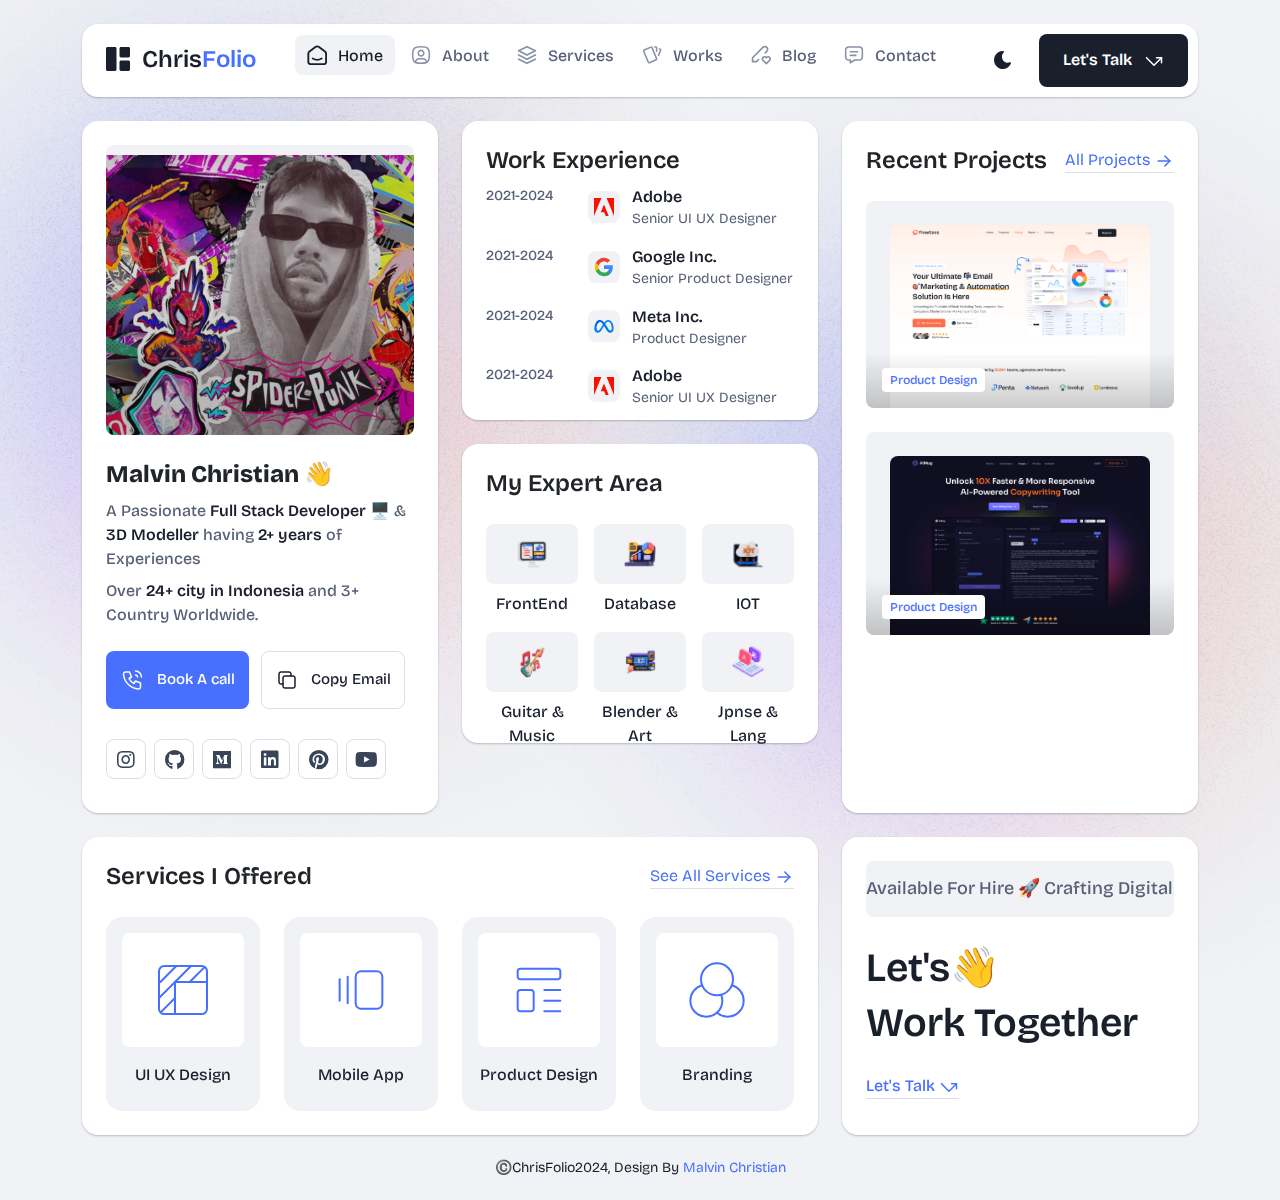
<file: index.html>
<!DOCTYPE html>
<html lang="en">

<head>
  <meta charset="UTF-8">
  <meta http-equiv="X-UA-Compatible" content="IE=edge">
  <title>Chrisfolio - Malvin Christian Personal Portofolio<</title>
  <meta name="description" content="Bentofolio - Bootstrap Personal Portfolio Template">
  <meta name="viewport" content="width=device-width, initial-scale=1">

  <link rel="shortcut icon" type="image/x-icon" href="assets/img/favicon.svg">
  <!-- Place favicon.ico in the root directory -->

  <!-- CSS here -->
  <link rel="stylesheet" href="assets/css/bootstrap.min.css">
  <link rel="stylesheet" href="assets/fontawsome/css/all.min.css">
  <link rel="stylesheet" href="assets/fontawsome/css/fontawesome.min.css">
  <link rel="stylesheet" href="assets/css/slick.css">
  <link rel="stylesheet" href="assets/css/magnific-popup.css">
  <link rel="stylesheet" href="assets/css/style.css">
  <link rel="stylesheet" href="assets/css/responsive.css">
</head>

<body>

  <div id="page-content">
    <!-- header part start -->
    <header class="header-area">
      <nav class="navbar">
        <div class="container">
          <div class="menu-container">
            <div class="logo">
              <a class="navbar-brand me-0" href="index.html">
                <svg width="24" height="24" viewBox="0 0 24 24" fill="none" xmlns="http://www.w3.org/2000/svg">
                  <path
                    d="M0 1.5C0 1.10218 0.158035 0.720644 0.43934 0.43934C0.720644 0.158035 1.10218 0 1.5 0L9 0C9.39782 0 9.77936 0.158035 10.0607 0.43934C10.342 0.720644 10.5 1.10218 10.5 1.5V22.5C10.5 22.8978 10.342 23.2794 10.0607 23.5607C9.77936 23.842 9.39782 24 9 24H1.5C1.10218 24 0.720644 23.842 0.43934 23.5607C0.158035 23.2794 0 22.8978 0 22.5V1.5ZM13.5 1.5C13.5 1.10218 13.658 0.720644 13.9393 0.43934C14.2206 0.158035 14.6022 0 15 0L22.5 0C22.8978 0 23.2794 0.158035 23.5607 0.43934C23.842 0.720644 24 1.10218 24 1.5V9C24 9.39782 23.842 9.77936 23.5607 10.0607C23.2794 10.342 22.8978 10.5 22.5 10.5H15C14.6022 10.5 14.2206 10.342 13.9393 10.0607C13.658 9.77936 13.5 9.39782 13.5 9V1.5ZM13.5 15C13.5 14.6022 13.658 14.2206 13.9393 13.9393C14.2206 13.658 14.6022 13.5 15 13.5H22.5C22.8978 13.5 23.2794 13.658 23.5607 13.9393C23.842 14.2206 24 14.6022 24 15V22.5C24 22.8978 23.842 23.2794 23.5607 23.5607C23.2794 23.842 22.8978 24 22.5 24H15C14.6022 24 14.2206 23.842 13.9393 23.5607C13.658 23.2794 13.5 22.8978 13.5 22.5V15Z"
                    class="logo-icon" />
                </svg>
                <span>Chris<span class="primary">Folio</span></span>
              </a>
            </div>
            <div class="navbar-main d-flex flex-grow-1">
              <div class="logo inner-logo d-block d-xl-none">
                <a class="navbar-brand me-0" href="index.html">
                  <svg width="24" height="24" viewBox="0 0 24 24" fill="none" xmlns="http://www.w3.org/2000/svg">
                    <path
                      d="M0 1.5C0 1.10218 0.158035 0.720644 0.43934 0.43934C0.720644 0.158035 1.10218 0 1.5 0L9 0C9.39782 0 9.77936 0.158035 10.0607 0.43934C10.342 0.720644 10.5 1.10218 10.5 1.5V22.5C10.5 22.8978 10.342 23.2794 10.0607 23.5607C9.77936 23.842 9.39782 24 9 24H1.5C1.10218 24 0.720644 23.842 0.43934 23.5607C0.158035 23.2794 0 22.8978 0 22.5V1.5ZM13.5 1.5C13.5 1.10218 13.658 0.720644 13.9393 0.43934C14.2206 0.158035 14.6022 0 15 0L22.5 0C22.8978 0 23.2794 0.158035 23.5607 0.43934C23.842 0.720644 24 1.10218 24 1.5V9C24 9.39782 23.842 9.77936 23.5607 10.0607C23.2794 10.342 22.8978 10.5 22.5 10.5H15C14.6022 10.5 14.2206 10.342 13.9393 10.0607C13.658 9.77936 13.5 9.39782 13.5 9V1.5ZM13.5 15C13.5 14.6022 13.658 14.2206 13.9393 13.9393C14.2206 13.658 14.6022 13.5 15 13.5H22.5C22.8978 13.5 23.2794 13.658 23.5607 13.9393C23.842 14.2206 24 14.6022 24 15V22.5C24 22.8978 23.842 23.2794 23.5607 23.5607C23.2794 23.842 22.8978 24 22.5 24H15C14.6022 24 14.2206 23.842 13.9393 23.5607C13.658 23.2794 13.5 22.8978 13.5 22.5V15Z"
                      class="logo-icon" />
                  </svg>
                  <span>Chris<span class="primary">Folio</span></span>
                </a>
              </div>
              <ul class="navbar-info mx-auto">
                <li class="nav-item">
                  <a class="nav-link active" aria-current="page" href="index.html">
                    <svg class="nav-icon" viewBox="0 0 15 15" fill="none" xmlns="http://www.w3.org/2000/svg">
                      <path
                        d="M13.475 4.92481L9.03083 1.46814C8.64082 1.16473 8.1608 1 7.66667 1C7.17254 1 6.69251 1.16473 6.3025 1.46814L1.8575 4.92481C1.59037 5.13254 1.37424 5.39858 1.22563 5.7026C1.07701 6.00662 0.99984 6.34058 1 6.67897V12.679C1 13.121 1.17559 13.5449 1.48816 13.8575C1.80072 14.17 2.22464 14.3456 2.66667 14.3456H12.6667C13.1087 14.3456 13.5326 14.17 13.8452 13.8575C14.1577 13.5449 14.3333 13.121 14.3333 12.679V6.67897C14.3333 5.99314 14.0167 5.34564 13.475 4.92481Z"
                        stroke-width="1.4" stroke-linecap="round" stroke-linejoin="round" />
                      <path d="M10.9753 10.1665C9.13359 11.2773 6.14859 11.2773 4.30859 10.1665" stroke-width="1.4"
                        stroke-linecap="round" stroke-linejoin="round" />
                    </svg>
                    <span>Home</span>
                  </a>
                </li>
                <li class="nav-item">
                  <a class="nav-link" href="about.html">
                    <svg class="nav-icon" viewBox="0 0 18 18" fill="none" xmlns="http://www.w3.org/2000/svg">
                      <path
                        d="M9 9.8335C9.66304 9.8335 10.2989 9.5701 10.7678 9.10126C11.2366 8.63242 11.5 7.99654 11.5 7.3335C11.5 6.67045 11.2366 6.03457 10.7678 5.56573C10.2989 5.09689 9.66304 4.8335 9 4.8335C8.33696 4.8335 7.70107 5.09689 7.23223 5.56573C6.76339 6.03457 6.5 6.67045 6.5 7.3335C6.5 7.99654 6.76339 8.63242 7.23223 9.10126C7.70107 9.5701 8.33696 9.8335 9 9.8335Z"
                        stroke-width="1.4" stroke-linecap="round" stroke-linejoin="round" />
                      <path
                        d="M9 1.5C15 1.5 16.5 3 16.5 9C16.5 15 15 16.5 9 16.5C3 16.5 1.5 15 1.5 9C1.5 3 3 1.5 9 1.5Z"
                        stroke-width="1.4" stroke-linecap="round" stroke-linejoin="round" />
                      <path
                        d="M4 15.7085V15.6668C4 14.7828 4.35119 13.9349 4.97631 13.3098C5.60143 12.6847 6.44928 12.3335 7.33333 12.3335H10.6667C11.5507 12.3335 12.3986 12.6847 13.0237 13.3098C13.6488 13.9349 14 14.7828 14 15.6668V15.7085"
                        stroke-width="1.4" stroke-linecap="round" stroke-linejoin="round" />
                    </svg>
                    About
                  </a>
                </li>
                <li class="nav-item">
                  <a class="nav-link" href="services.html">
                    <svg class="nav-icon" viewBox="0 0 16 16" fill="none" xmlns="http://www.w3.org/2000/svg">
                      <path d="M7.99967 1.3335L1.33301 4.66683L7.99967 8.00016L14.6663 4.66683L7.99967 1.3335Z"
                        stroke-width="1.4" stroke-linecap="round" stroke-linejoin="round" />
                      <path d="M1.33301 8L7.99967 11.3333L14.6663 8" stroke-width="1.4" stroke-linecap="round"
                        stroke-linejoin="round" />
                      <path d="M1.33301 11.3335L7.99967 14.6668L14.6663 11.3335" stroke-width="1.4"
                        stroke-linecap="round" stroke-linejoin="round" />
                    </svg>
                    Services
                  </a>
                </li>
                <li class="nav-item">
                  <a class="nav-link" href="portfolio.html">
                    <svg class="nav-icon" viewBox="0 0 18 17" fill="none" xmlns="http://www.w3.org/2000/svg">
                      <path
                        d="M2.00326 3.99733L7.95159 1.40649C8.04974 1.36442 8.15533 1.34243 8.26212 1.34181C8.3689 1.34119 8.47473 1.36196 8.57337 1.40289C8.67201 1.44382 8.76145 1.50408 8.83642 1.58013C8.9114 1.65617 8.97039 1.74646 9.00992 1.84566L13.1133 11.764C13.1985 11.9651 13.2014 12.1917 13.1213 12.3949C13.0412 12.5982 12.8845 12.7618 12.6849 12.8507L6.73742 15.4415C6.63922 15.4837 6.53356 15.5058 6.42668 15.5065C6.3198 15.5072 6.21387 15.4864 6.11514 15.4455C6.0164 15.4046 5.92688 15.3442 5.85184 15.2681C5.7768 15.192 5.71778 15.1016 5.67826 15.0023L1.57492 5.08316C1.48963 4.88204 1.48673 4.65546 1.56684 4.45222C1.64696 4.24898 1.80367 4.08616 2.00326 3.99733Z"
                        stroke-width="1.4" stroke-linecap="round" stroke-linejoin="round" />
                      <path
                        d="M11.5 1.3335H12.3333C12.5543 1.3335 12.7663 1.42129 12.9226 1.57757C13.0789 1.73385 13.1667 1.94582 13.1667 2.16683V5.0835"
                        stroke-width="1.4" stroke-linecap="round" stroke-linejoin="round" />
                      <path
                        d="M15.6663 3C15.8863 3.09333 16.0997 3.18083 16.3063 3.2625C16.5098 3.34882 16.6706 3.51241 16.7534 3.71729C16.8362 3.92217 16.8343 4.15155 16.748 4.355L14.833 8.83334"
                        stroke-width="1.4" stroke-linecap="round" stroke-linejoin="round" />
                    </svg>
                    Works
                  </a>
                </li>
                <li class="nav-item">
                  <a class="nav-link" href="blog.html">
                    <svg class="nav-icon" viewBox="0 0 17 16" fill="none" xmlns="http://www.w3.org/2000/svg">
                      <path
                        d="M12.1663 6.16676L13.4163 4.91676C13.6352 4.69789 13.8088 4.43805 13.9273 4.15208C14.0457 3.86612 14.1067 3.55962 14.1067 3.25009C14.1067 2.94056 14.0457 2.63406 13.9273 2.3481C13.8088 2.06213 13.6352 1.80229 13.4163 1.58342C13.1975 1.36455 12.9376 1.19094 12.6517 1.07248C12.3657 0.954033 12.0592 0.893066 11.7497 0.893066C11.4401 0.893066 11.1336 0.954033 10.8477 1.07248C10.5617 1.19094 10.3019 1.36455 10.083 1.58342L1.33301 10.3334V13.6668H4.66634L6.33301 12.0001"
                        stroke-width="1.4" stroke-linecap="round" stroke-linejoin="round" />
                      <path
                        d="M13.0004 15.3335L15.7921 12.5968C15.9633 12.4307 16.0995 12.232 16.1926 12.0124C16.2857 11.7927 16.3339 11.5567 16.3343 11.3181C16.3347 11.0796 16.2873 10.8434 16.1948 10.6235C16.1024 10.4035 15.9669 10.2044 15.7963 10.0377C15.448 9.69712 14.9806 9.50602 14.4935 9.50509C14.0065 9.50415 13.5383 9.69346 13.1888 10.0327L13.0021 10.216L12.8163 10.0327C12.4681 9.69237 12.0008 9.50143 11.5139 9.50049C11.0271 9.49956 10.5591 9.68871 10.2096 10.0277C10.0383 10.1937 9.9021 10.3924 9.80891 10.612C9.71572 10.8316 9.66746 11.0677 9.667 11.3062C9.66653 11.5447 9.71386 11.781 9.80619 12.0009C9.89853 12.2209 10.034 12.4201 10.2046 12.5868L13.0004 15.3335Z"
                        stroke-width="1.4" stroke-linecap="round" stroke-linejoin="round" />
                    </svg>
                    Blog
                  </a>
                </li>
                <li class="nav-item">
                  <a class="nav-link" href="contact.html">
                    <svg class="nav-icon" viewBox="0 0 18 17" fill="none" xmlns="http://www.w3.org/2000/svg">
                      <path d="M5.66699 5.5H12.3337" stroke-width="1.4" stroke-linecap="round"
                        stroke-linejoin="round" />
                      <path d="M5.66699 8.8335H10.667" stroke-width="1.4" stroke-linecap="round"
                        stroke-linejoin="round" />
                      <path
                        d="M14 1.3335C14.663 1.3335 15.2989 1.59689 15.7678 2.06573C16.2366 2.53457 16.5 3.17045 16.5 3.8335V10.5002C16.5 11.1632 16.2366 11.7991 15.7678 12.2679C15.2989 12.7368 14.663 13.0002 14 13.0002H9.83333L5.66667 15.5002V13.0002H4C3.33696 13.0002 2.70107 12.7368 2.23223 12.2679C1.76339 11.7991 1.5 11.1632 1.5 10.5002V3.8335C1.5 3.17045 1.76339 2.53457 2.23223 2.06573C2.70107 1.59689 3.33696 1.3335 4 1.3335H14Z"
                        stroke-width="1.4" stroke-linecap="round" stroke-linejoin="round" />
                    </svg>
                    Contact
                  </a>
                </li>
              </ul>
              <div class="header-right-info d-flex align-items-center">
                <button class="theme-control-btn">
                  <span class="dark">
                    <svg width="24" height="24" viewBox="0 0 24 24" fill="none" xmlns="http://www.w3.org/2000/svg">
                      <path
                        d="M11.8005 3C10.207 3.0003 8.64356 3.44286 7.27683 4.28049C5.91011 5.11811 4.79139 6.31937 4.04002 7.75612C3.28865 9.19288 2.93281 10.8112 3.01046 12.4386C3.08811 14.0659 3.59633 15.6411 4.48091 16.9963C5.3655 18.3514 6.59326 19.4356 8.03324 20.1333C9.47322 20.8309 11.0714 21.1157 12.6573 20.9574C14.2432 20.7991 15.7573 20.2036 17.0381 19.2344C18.319 18.2652 19.3185 16.9587 19.9301 15.4542C20.2302 14.7162 19.5111 13.9746 18.7875 14.2752C17.5475 14.7888 16.1706 14.8418 14.8963 14.425C13.622 14.0082 12.5308 13.1479 11.8126 11.9937C11.0943 10.8396 10.7943 9.4645 10.9648 8.10764C11.1353 6.75077 11.7655 5.49792 12.7458 4.5669L12.8136 4.4949C13.2986 3.9279 12.913 3.0072 12.1464 3.0072H11.9122L11.8524 3.0018L11.7996 3H11.8005Z"
                        fill="#1A1F2C" />
                    </svg>
                    <small class="theme-text d-block d-xl-none">Change appearance</small>
                  </span>
                  <span class="light">
                    <svg width="24" height="24" viewBox="0 0 24 24" fill="none" xmlns="http://www.w3.org/2000/svg">
                      <path
                        d="M12 19C12.2449 19 12.4813 19.09 12.6644 19.2527C12.8474 19.4155 12.9643 19.6397 12.993 19.883L13 20V21C12.9997 21.2549 12.9021 21.5 12.7272 21.6854C12.5522 21.8707 12.313 21.9822 12.0586 21.9972C11.8042 22.0121 11.5536 21.9293 11.3582 21.7657C11.1627 21.6021 11.0371 21.3701 11.007 21.117L11 21V20C11 19.7348 11.1054 19.4804 11.2929 19.2929C11.4804 19.1054 11.7348 19 12 19Z"
                        fill="#FD7E41" />
                      <path
                        d="M18.3127 16.9099L18.4067 16.9929L19.1067 17.6929C19.2861 17.8729 19.3902 18.1144 19.398 18.3683C19.4057 18.6223 19.3165 18.8697 19.1485 19.0602C18.9804 19.2508 18.7462 19.3702 18.4933 19.3943C18.2403 19.4184 17.9877 19.3454 17.7867 19.1899L17.6927 19.1069L16.9927 18.4069C16.8202 18.2347 16.7165 18.0053 16.7012 17.7619C16.6859 17.5186 16.76 17.278 16.9097 17.0855C17.0593 16.893 17.2741 16.7618 17.5137 16.7166C17.7533 16.6713 18.0012 16.7152 18.2107 16.8399L18.3127 16.9099Z"
                        fill="#FD7E41" />
                      <path
                        d="M7.00747 16.993C7.17965 17.1652 7.28308 17.3943 7.29836 17.6373C7.31364 17.8803 7.23972 18.1206 7.09047 18.313L7.00747 18.407L6.30747 19.107C6.12751 19.2863 5.88604 19.3905 5.63209 19.3982C5.37814 19.406 5.13076 19.3168 4.94019 19.1487C4.74963 18.9807 4.63017 18.7464 4.60607 18.4935C4.58198 18.2406 4.65506 17.988 4.81047 17.787L4.89347 17.693L5.59347 16.993C5.781 16.8055 6.03531 16.7002 6.30047 16.7002C6.56563 16.7002 6.81994 16.8055 7.00747 16.993Z"
                        fill="#FD7E41" />
                      <path
                        d="M3.99987 11C4.25475 11.0003 4.4999 11.0979 4.68524 11.2728C4.87057 11.4478 4.9821 11.687 4.99704 11.9414C5.01198 12.1958 4.92919 12.4464 4.7656 12.6418C4.60201 12.8373 4.36996 12.9629 4.11687 12.993L3.99987 13H2.99987C2.74499 12.9997 2.49984 12.9021 2.3145 12.7272C2.12916 12.5522 2.01763 12.313 2.0027 12.0586C1.98776 11.8042 2.07054 11.5536 2.23413 11.3582C2.39772 11.1627 2.62977 11.0371 2.88287 11.007L2.99987 11H3.99987Z"
                        fill="#FD7E41" />
                      <path
                        d="M20.9999 11C21.2547 11.0003 21.4999 11.0979 21.6852 11.2728C21.8706 11.4478 21.9821 11.687 21.997 11.9414C22.012 12.1958 21.9292 12.4464 21.7656 12.6418C21.602 12.8373 21.37 12.9629 21.1169 12.993L20.9999 13H19.9999C19.745 12.9997 19.4998 12.9021 19.3145 12.7272C19.1292 12.5522 19.0176 12.313 19.0027 12.0586C18.9878 11.8042 19.0705 11.5536 19.2341 11.3582C19.3977 11.1627 19.6298 11.0371 19.8829 11.007L19.9999 11H20.9999Z"
                        fill="#FD7E41" />
                      <path
                        d="M6.21264 4.80985L6.30664 4.89285L7.00664 5.59285C7.18599 5.77281 7.29011 6.01429 7.29787 6.26824C7.30562 6.52219 7.21642 6.76957 7.04839 6.96013C6.88036 7.1507 6.64609 7.27016 6.39316 7.29425C6.14024 7.31834 5.88763 7.24526 5.68664 7.08985L5.59264 7.00685L4.89264 6.30685C4.72073 6.13453 4.61757 5.90543 4.6025 5.66248C4.58744 5.41954 4.6615 5.17945 4.8108 4.98721C4.9601 4.79497 5.1744 4.66378 5.41351 4.61824C5.65262 4.57271 5.90013 4.61594 6.10964 4.73985L6.21264 4.80985Z"
                        fill="#FD7E41" />
                      <path
                        d="M19.1071 4.89288C19.2793 5.06508 19.3827 5.29418 19.398 5.5372C19.4132 5.78023 19.3393 6.02048 19.1901 6.21288L19.1071 6.30688L18.4071 7.00688C18.2271 7.18623 17.9856 7.29036 17.7317 7.29811C17.4777 7.30587 17.2304 7.21667 17.0398 7.04864C16.8492 6.8806 16.7298 6.64633 16.7057 6.39341C16.6816 6.14049 16.7547 5.88788 16.9101 5.68688L16.9931 5.59288L17.6931 4.89288C17.8806 4.70541 18.1349 4.6001 18.4001 4.6001C18.6652 4.6001 18.9196 4.70541 19.1071 4.89288Z"
                        fill="#FD7E41" />
                      <path
                        d="M12 2C12.2449 2.00003 12.4813 2.08996 12.6644 2.25272C12.8474 2.41547 12.9643 2.63975 12.993 2.883L13 3V4C12.9997 4.25488 12.9021 4.50003 12.7272 4.68537C12.5522 4.8707 12.313 4.98223 12.0586 4.99717C11.8042 5.01211 11.5536 4.92933 11.3582 4.76573C11.1627 4.60214 11.0371 4.3701 11.007 4.117L11 4V3C11 2.73478 11.1054 2.48043 11.2929 2.29289C11.4804 2.10536 11.7348 2 12 2Z"
                        fill="#FD7E41" />
                      <path
                        d="M12 7C12.9797 6.99994 13.9378 7.28769 14.7553 7.8275C15.5729 8.36731 16.2138 9.1354 16.5986 10.0364C16.9833 10.9373 17.0949 11.9315 16.9195 12.8953C16.7441 13.8592 16.2893 14.7502 15.6118 15.4579C14.9343 16.1655 14.0638 16.6585 13.1085 16.8756C12.1532 17.0928 11.1552 17.0245 10.2383 16.6793C9.3215 16.334 8.52629 15.7271 7.95146 14.9338C7.37663 14.1405 7.04752 13.1958 7.005 12.217L7 12L7.005 11.783C7.06092 10.4958 7.61161 9.27978 8.54222 8.38866C9.47284 7.49754 10.7115 7.00007 12 7Z"
                        fill="#FD7E41" />
                    </svg>
                    <small class="theme-text d-block d-xl-none">Change appearance</small>
                  </span>
                </button>
                <a href="contact.html" class="lets-talk-btn">
                  Let's Talk
                  <svg class="icon" width="20" height="20" viewBox="0 0 20 20" fill="none"
                    xmlns="http://www.w3.org/2000/svg">
                    <path d="M17.5 11.6665V6.6665H12.5" stroke="white" stroke-width="1.5" stroke-linecap="round"
                      stroke-linejoin="round" />
                    <path d="M17.5 6.6665L10 14.1665L2.5 6.6665" stroke="white" stroke-width="1.5"
                      stroke-linecap="round" stroke-linejoin="round" />
                  </svg>
                </a>
              </div>
            </div>
            <div class="mobile-menu-overlay d-block d-lg-none"></div>
            <div class="mobile-menu-control-bar d-block d-xl-none">
              <button class="mobile-menu-control-bar">
                <i class="fas fa-bars"></i>
              </button>
            </div>
          </div>
        </div>
      </nav>
    </header>
    <!-- header part end -->

    <!-- main area part start -->
    <main>
      <section class="home-area">
        <div class="container">
          <div class="row g-4">
            <div class="col-xl-4">
              <div class="card profile-card">
                <div class="card-body">
                  <div class="image text-center">
                    <img src="assets/img/images/profile.png" alt="profile">
                  </div>
                  <div class="text">
                    <h3 class="card-title"><strong>Malvin Christian 👋</strong></h3>
                    <p>A Passionate <span>Full Stack Developer</span> 🖥️ & <span>3D Modeller</span> having <span>2+ years</span> of Experiences</p>
                    <p>Over <span>24+ city in Indonesia</span> and 3+ Country Worldwide.</p>
                    <div class="common-button-groups">
                      <a class="btn btn-call" href="index.html#">
                        <svg class="icon" width="25" height="24" viewBox="0 0 25 24" fill="none"
                          xmlns="http://www.w3.org/2000/svg">
                          <path
                            d="M5.5 4H9.5L11.5 9L9 10.5C10.071 12.6715 11.8285 14.429 14 15.5L15.5 13L20.5 15V19C20.5 19.5304 20.2893 20.0391 19.9142 20.4142C19.5391 20.7893 19.0304 21 18.5 21C14.5993 20.763 10.9202 19.1065 8.15683 16.3432C5.3935 13.5798 3.73705 9.90074 3.5 6C3.5 5.46957 3.71071 4.96086 4.08579 4.58579C4.46086 4.21071 4.96957 4 5.5 4Z"
                            stroke="white" stroke-width="1.5" stroke-linecap="round" stroke-linejoin="round" />
                          <path
                            d="M15.5 7C16.0304 7 16.5391 7.21071 16.9142 7.58579C17.2893 7.96086 17.5 8.46957 17.5 9"
                            stroke="white" stroke-width="1.5" stroke-linecap="round" stroke-linejoin="round" />
                          <path d="M15.5 3C17.0913 3 18.6174 3.63214 19.7426 4.75736C20.8679 5.88258 21.5 7.4087 21.5 9"
                            stroke="white" stroke-width="1.5" stroke-linecap="round" stroke-linejoin="round" />
                        </svg>
                        Book A call
                      </a>
                      <button class="btn btn-copy" data-clipboard-text="example@example.com">
                        <svg class="icon" width="24" height="24" viewBox="0 0 24 24" fill="none"
                          xmlns="http://www.w3.org/2000/svg">
                          <path
                            d="M8 10C8 9.46957 8.21071 8.96086 8.58579 8.58579C8.96086 8.21071 9.46957 8 10 8H18C18.5304 8 19.0391 8.21071 19.4142 8.58579C19.7893 8.96086 20 9.46957 20 10V18C20 18.5304 19.7893 19.0391 19.4142 19.4142C19.0391 19.7893 18.5304 20 18 20H10C9.46957 20 8.96086 19.7893 8.58579 19.4142C8.21071 19.0391 8 18.5304 8 18V10Z"
                            stroke-width="1.5" stroke-linecap="round" stroke-linejoin="round" />
                          <path
                            d="M16 8V6C16 5.46957 15.7893 4.96086 15.4142 4.58579C15.0391 4.21071 14.5304 4 14 4H6C5.46957 4 4.96086 4.21071 4.58579 4.58579C4.21071 4.96086 4 5.46957 4 6V14C4 14.5304 4.21071 15.0391 4.58579 15.4142C4.96086 15.7893 5.46957 16 6 16H8"
                            stroke-width="1.5" stroke-linecap="round" stroke-linejoin="round" />
                        </svg>
                        Copy Email
                      </button>
                    </div>
                    <div class="social-media-icon">
                      <ul class="list-unstyled">
                        <li><a href="https://www.instagram.com/vinnchris_"><i class="fab fa-instagram"></i></a></li>
                        <li><a href="https://github.com/vinnchris"><i class="fab fa-github"></i></a></li>
                        <li><a href="about.html#"><i class="fab fa-medium"></i></a></li>
                        <li><a href="https://linkedin.com/in/christian-malvin"><i class="fab fa-linkedin"></i></a></li>
                        <li><a href="https://pin.it/1jHnVrw0S"><i class="fab fa-pinterest"></i></a></li>
                        <li><a href="about.html#"><i class="fab fa-youtube"></i></a></li>
                      </ul>
                    </div>
                  </div>
                </div>
              </div>
            </div>
            <div class="col-xl-4">
              <div class="row g-4">
                <div class="col-lg-12">
                  <div class="card">
                    <div class="card-body work-experiance-card">
                      <h3 class="card-title">Work Experience</h3>
                      <div class="work-experiance-main">
                        <ul class="work-experiance-slider list-unstyled">
                          <li>
                            <div class="date">
                              <p>2021-2024</p>
                            </div>
                            <div class="info">
                              <div class="icon">
                                <img src="assets/img/icons/adobe.svg" alt="adobe">
                              </div>
                              <div class="text">
                                <h4 class="title">Adobe</h4>
                                <h6 class="subtitle">Senior UI UX Designer</h6>
                              </div>
                            </div>
                          </li>
                          <li>
                            <div class="date">
                              <p>2021-2024</p>
                            </div>
                            <div class="info">
                              <div class="icon">
                                <img src="assets/img/icons/google.svg" alt="google">
                              </div>
                              <div class="text">
                                <h4 class="title">Google Inc.
                                </h4>
                                <h6 class="subtitle">Senior Product Designer

                                </h6>
                              </div>
                            </div>
                          </li>
                          <li>
                            <div class="date">
                              <p>2021-2024</p>
                            </div>
                            <div class="info">
                              <div class="icon">
                                <img src="assets/img/icons/meta.svg" alt="meta">
                              </div>
                              <div class="text">
                                <h4 class="title">Meta Inc.
                                </h4>
                                <h6 class="subtitle">Product Designer
                                </h6>
                              </div>
                            </div>
                          </li>
                          <li>
                            <div class="date">
                              <p>2021-2024</p>
                            </div>
                            <div class="info">
                              <div class="icon">
                                <img src="assets/img/icons/adobe.svg" alt="adobe">
                              </div>
                              <div class="text">
                                <h4 class="title">Adobe</h4>
                                <h6 class="subtitle">Senior UI UX Designer</h6>
                              </div>
                            </div>
                          </li>
                        </ul>
                        <ul class="work-experiance-slider list-unstyled">
                          <li>
                            <div class="date">
                              <p>2021-2024</p>
                            </div>
                            <div class="info">
                              <div class="icon">
                                <img src="assets/img/icons/adobe.svg" alt="adobe">
                              </div>
                              <div class="text">
                                <h4 class="title">Adobe</h4>
                                <h6 class="subtitle">Senior UI UX Designer</h6>
                              </div>
                            </div>
                          </li>
                          <li>
                            <div class="date">
                              <p>2021-2024</p>
                            </div>
                            <div class="info">
                              <div class="icon">
                                <img src="assets/img/icons/google.svg" alt="google">
                              </div>
                              <div class="text">
                                <h4 class="title">Google Inc.
                                </h4>
                                <h6 class="subtitle">Senior Product Designer

                                </h6>
                              </div>
                            </div>
                          </li>
                          <li>
                            <div class="date">
                              <p>2021-2024</p>
                            </div>
                            <div class="info">
                              <div class="icon">
                                <img src="assets/img/icons/meta.svg" alt="meta">
                              </div>
                              <div class="text">
                                <h4 class="title">Meta Inc.
                                </h4>
                                <h6 class="subtitle">Product Designer
                                </h6>
                              </div>
                            </div>
                          </li>
                          <li>
                            <div class="date">
                              <p>2021-2024</p>
                            </div>
                            <div class="info">
                              <div class="icon">
                                <img src="assets/img/icons/adobe.svg" alt="adobe">
                              </div>
                              <div class="text">
                                <h4 class="title">Adobe</h4>
                                <h6 class="subtitle">Senior UI UX Designer</h6>
                              </div>
                            </div>
                          </li>
                        </ul>
                      </div>
                    </div>
                  </div>
                </div>
                <div class="col-lg-12">
                  <div class="card expertise-card">
                    <div class="card-body">
                      <h3 class="card-title">My Expert Area
                      </h3>
                      <div class="expertise-main mt-24">
                        <div class="row g-3">
                          <div class="col-xl-4 col-md-4 col-sm-6 col-6">
                            <div class="expertise-item">
                              <div class="image text-center">
                                <img src="assets/img/myex/1.png" alt="figma">
                              </div>
                              <div class="text">
                                <h4 class="title">FrontEnd</h4>
                              </div>
                            </div>
                          </div>
                          <div class="col-xl-4 col-md-4 col-sm-6 col-6">
                            <div class="expertise-item">
                              <div class="image text-center">
                                <img src="assets/img/myex/2.png" alt="notion">
                              </div>
                              <div class="text">
                                <h4 class="title">Database</h4>
                              </div>
                            </div>
                          </div>
                          <div class="col-xl-4 col-md-4 col-sm-6 col-6">
                            <div class="expertise-item">
                              <div class="image text-center">
                                <img src="assets/img/myex/3.png" alt="micro">
                              </div>
                              <div class="text">
                                <h4 class="title">IOT</h4>
                              </div>
                            </div>
                          </div>
                          <div class="col-xl-4 col-md-4 col-sm-6 col-6">
                            <div class="expertise-item">
                              <div class="image text-center">
                                <img src="assets/img/myex/4.png" alt="framer">
                              </div>
                              <div class="text">
                                <h4 class="title">Guitar & Music</h4>
                              </div>
                            </div>
                          </div>
                          <div class="col-xl-4 col-md-4 col-sm-6 col-6">
                            <div class="expertise-item">
                              <div class="image text-center">
                                <img src="assets/img/myex/5.png" alt="webflow">
                              </div>
                              <div class="text">
                                <h4 class="title">Blender & Art</h4>
                              </div>
                            </div>
                          </div>
                          <div class="col-xl-4 col-md-4 col-sm-6 col-6">
                            <div class="expertise-item">
                              <div class="image text-center">
                                <img src="assets/img/myex/6.png" alt="zeplin">
                              </div>
                              <div class="text">
                                <h4 class="title">Jpnse & Lang</h4>
                              </div>
                            </div>
                          </div>
                        </div>
                      </div>
                    </div>
                  </div>
                </div>
              </div>
            </div>
            <div class="col-xl-4">
              <div class="card card-projects">
                <div class="card-body">

                  <h3 class="card-title">Recent Projects <a class="link-btn" href="portfolio.html">All Projects
                      <svg class="icon" width="20" height="20" viewBox="0 0 20 20" fill="none"
                        xmlns="http://www.w3.org/2000/svg">
                        <path d="M4.16699 10H15.8337" stroke="#4770FF" stroke-width="1.5" stroke-linecap="round"
                          stroke-linejoin="round" />
                        <path d="M10.833 15L15.833 10" stroke="#4770FF" stroke-width="1.5" stroke-linecap="round"
                          stroke-linejoin="round" />
                        <path d="M10.833 5L15.833 10" stroke="#4770FF" stroke-width="1.5" stroke-linecap="round"
                          stroke-linejoin="round" />
                      </svg>

                    </a></h3>
                  <div class="projects-main mt-24">
                    <div class="row g-4 parent-container">
                      <div class="col-lg-12">
                        <div class="project-item">
                          <div class="image">
                            <img src="assets/img/projects/project-1.png" alt="project-1" class="img-fluid w-100">
                            <a href="assets/img/projects/project-1.png"
                              class="gallery-popup full-image-preview parent-container">
                              <svg class="icon" xmlns="http://www.w3.org/2000/svg" viewBox="0 0 20 20" fill="none"
                                stroke="currentColor" stroke-linecap="round" stroke-linejoin="round" stroke-width="1.5">
                                <path d="M10 4.167v11.666M4.167 10h11.666"></path>
                              </svg>
                            </a>
                            <div class="info">
                              <span class="category">Product Design</span>
                            </div>
                          </div>
                        </div>
                      </div>
                      <div class="col-lg-12">
                        <div class="project-item">
                          <div class="image">
                            <img src="assets/img/projects/project-2.png" alt="project-2" class="img-fluid w-100">
                            <a href="assets/img/projects/project-2.png"
                              class="gallery-popup full-image-preview parent-container">
                              <svg class="icon" xmlns="http://www.w3.org/2000/svg" viewBox="0 0 20 20" fill="none"
                                stroke="currentColor" stroke-linecap="round" stroke-linejoin="round" stroke-width="1.5">
                                <path d="M10 4.167v11.666M4.167 10h11.666"></path>
                              </svg>
                            </a>
                            <div class="info">
                              <span class="category">Product Design</span>
                            </div>
                          </div>
                        </div>
                      </div>
                    </div>
                  </div>
                </div>
              </div>
            </div>
          </div>
          <div class="services-area mt-24">
            <div class="row g-4">
              <div class="col-xl-8">
                <div class="card services-card">
                  <div class="card-body">
                    <h3 class="card-title">Services I Offered
                      <a class="link-btn" href="services.html"> See All Services
                        <svg class="icon" width="20" height="20" viewBox="0 0 20 20" fill="none"
                          xmlns="http://www.w3.org/2000/svg">
                          <path d="M4.16699 10H15.8337" stroke="#4770FF" stroke-width="1.5" stroke-linecap="round"
                            stroke-linejoin="round" />
                          <path d="M10.833 15L15.833 10" stroke="#4770FF" stroke-width="1.5" stroke-linecap="round"
                            stroke-linejoin="round" />
                          <path d="M10.833 5L15.833 10" stroke="#4770FF" stroke-width="1.5" stroke-linecap="round"
                            stroke-linejoin="round" />
                        </svg>

                      </a></h3>
                    <div class="services-main mt-24">
                      <div class="row g-4">
                        <div class="col-md-3 col-sm-6 col-6">
                          <div class="services-item text-center">
                            <div class="image">
                              <img src="assets/img/icons/ui-ux.svg" alt="ui-ux">
                            </div>
                            <div class="text">
                              <h3 class="title">UI UX Design</h3>
                            </div>
                          </div>
                        </div>
                        <div class="col-md-3 col-sm-6 col-6">
                          <div class="services-item text-center">
                            <div class="image">
                              <img src="assets/img/icons/app.svg" alt="app">
                            </div>
                            <div class="text">
                              <h3 class="title">Mobile App</h3>
                            </div>
                          </div>
                        </div>
                        <div class="col-md-3 col-sm-6 col-6">
                          <div class="services-item text-center">
                            <div class="image">
                              <img src="assets/img/icons/prd-design.svg" alt="prd-design">
                            </div>
                            <div class="text">
                              <h3 class="title">Product Design</h3>
                            </div>
                          </div>
                        </div>
                        <div class="col-md-3 col-sm-6 col-6">
                          <div class="services-item text-center">
                            <div class="image">
                              <img src="assets/img/icons/branding.svg" alt="branding">
                            </div>
                            <div class="text">
                              <h3 class="title">Branding</h3>
                            </div>
                          </div>
                        </div>
                      </div>
                    </div>
                  </div>
                </div>
              </div>
              <div class="col-xl-4">
                <div class="card lets-talk-together-card">
                  <div class="card-body">
                    <div class="scrolling-info">
                      <div class="slider-item">
                        <p>
                          Available For Hire 🚀 Crafting Digital Experiences 🎨 Available For Hire 🚀 Crafting Digital
                          Experiences 🎨
                        </p>
                      </div>
                    </div>
                    <h3 class="card-title">Let's👋
                      <span class="d-block">Work Together</span>
                    </h3>
                    <a class="link-btn" href="contact.html"> Let's Talk
                      <svg class="icon" width="20" height="20" viewBox="0 0 20 20" fill="none"
                        xmlns="http://www.w3.org/2000/svg">
                        <path d="M17.5 11.6665V6.6665H12.5" stroke-width="1.5" stroke-linecap="round"
                          stroke-linejoin="round" />
                        <path d="M17.5 6.6665L10 14.1665L2.5 6.6665" stroke-width="1.5" stroke-linecap="round"
                          stroke-linejoin="round" />
                      </svg>
                    </a>
                  </div>
                </div>
              </div>
            </div>
          </div>
        </div>
      </section>
      <!-- background shape area start -->
      <div class="background-shapes">
        <div class="shape-1 common-shape">
          <img src="assets/img/bg/banner-shape-1.png" alt="banner-shape-1">
        </div>
        <div class="shape-2 common-shape">
          <img src="assets/img/bg/banner-shape-1.png" alt="banner-shape-1">
        </div>
        <div class="threed-shape-1 move-with-cursor" data-value="1">
          <img src="assets/img/bg/object-3d-1.png" alt="object-3d-1">
        </div>
        <div class="threed-shape-2 move-with-cursor" data-value="1">
          <img src="assets/img/bg/object-3d-2.png" alt="object-3d-2">
        </div>
      </div>
      <!-- background shape area end -->
    </main>
    <!-- main area part end -->

    <!-- footer part start -->
    <footer class="footer-area">
      <div class="container">
        <div class="text text-center">
          <p>©️ChrisFolio2024, Design By <a href="https://www.instagram.com/vinnchris_">Malvin Christian</a></p>
        </div>
      </div>
    </footer>
    <!-- footer part end -->
  </div>

  <!-- JS here -->
  <script src="assets/js/vendor/jquery-3.6.0.min.js"></script>
  <script src="assets/js/bootstrap.bundle.min.js"></script>
  <script src="assets/js/jquery.magnific-popup.min.js"></script>
  <script src="assets/js/ajax-form.js"></script>
  <script src="assets/js/clipboard.min.js"></script>
  <script src="assets/js/slick.min.js"></script>
  <script src="assets/js/script.js"></script>
</body>

</html>
</file>
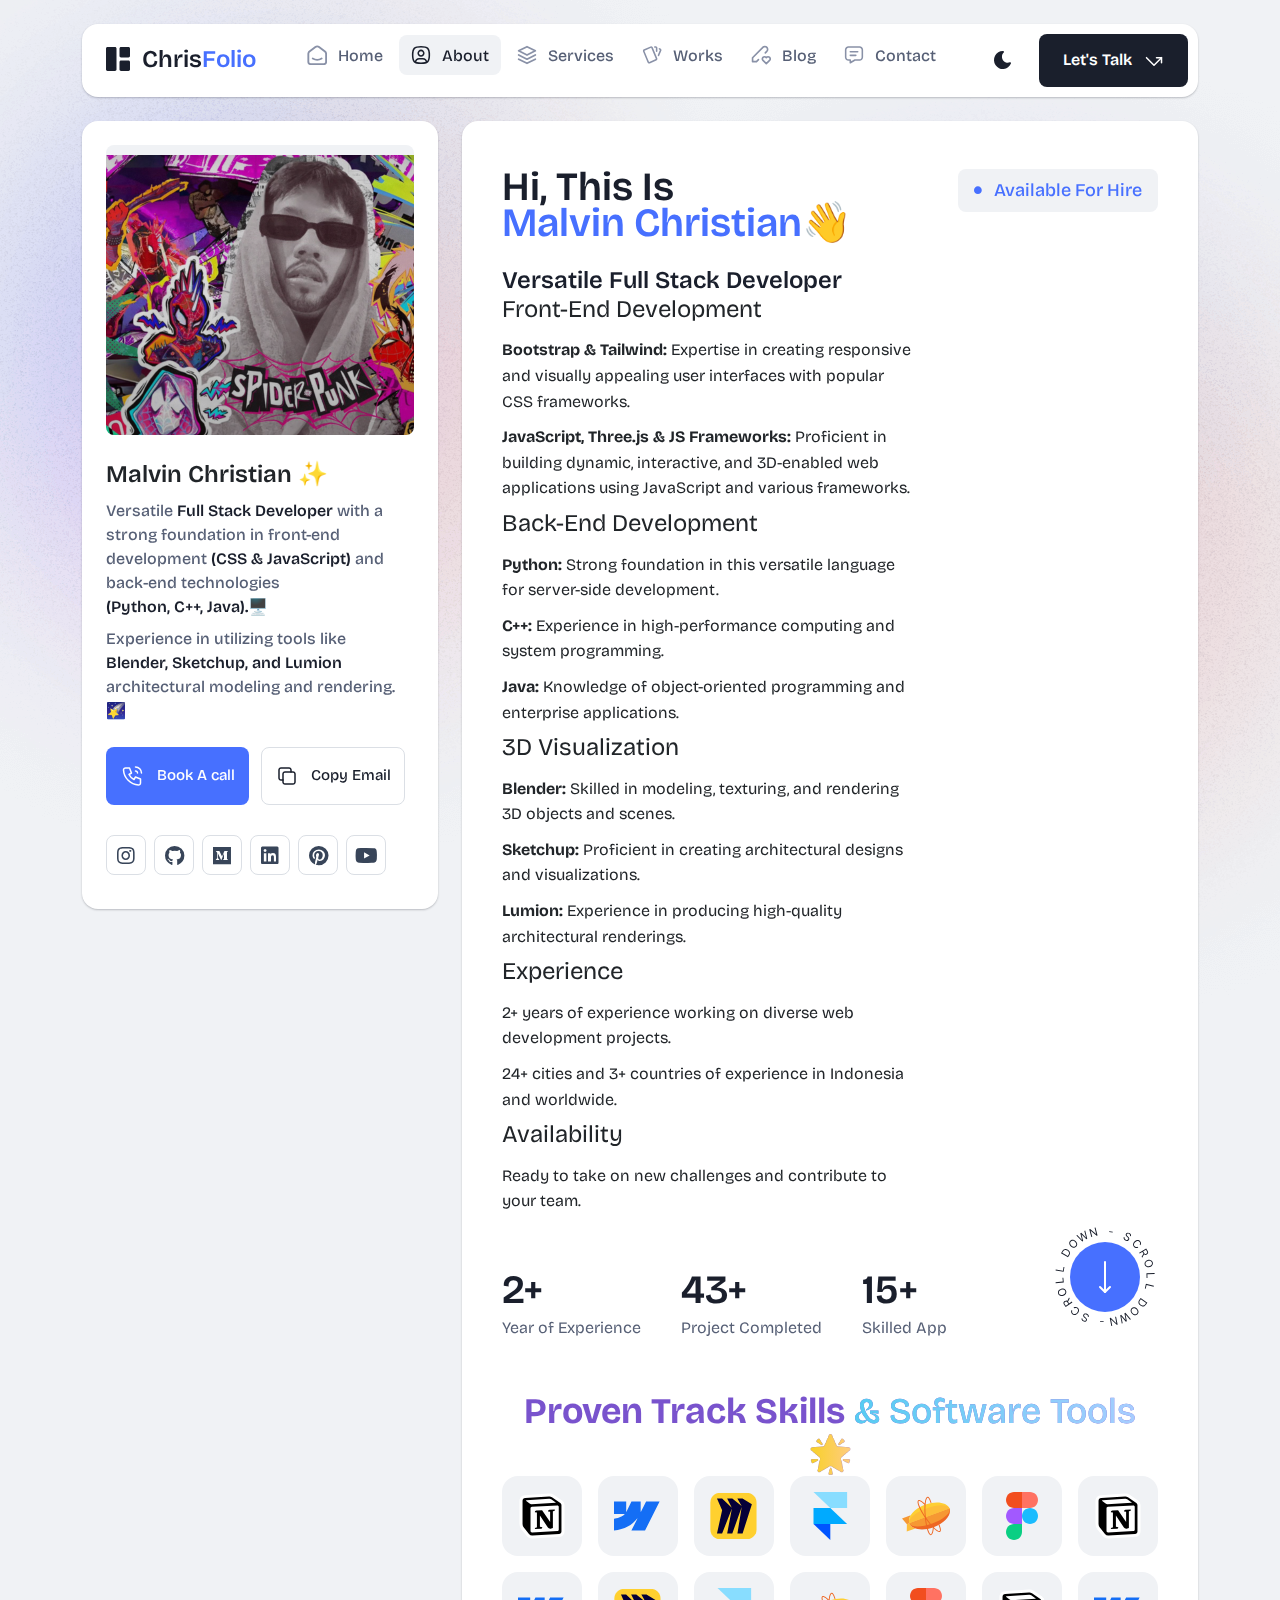
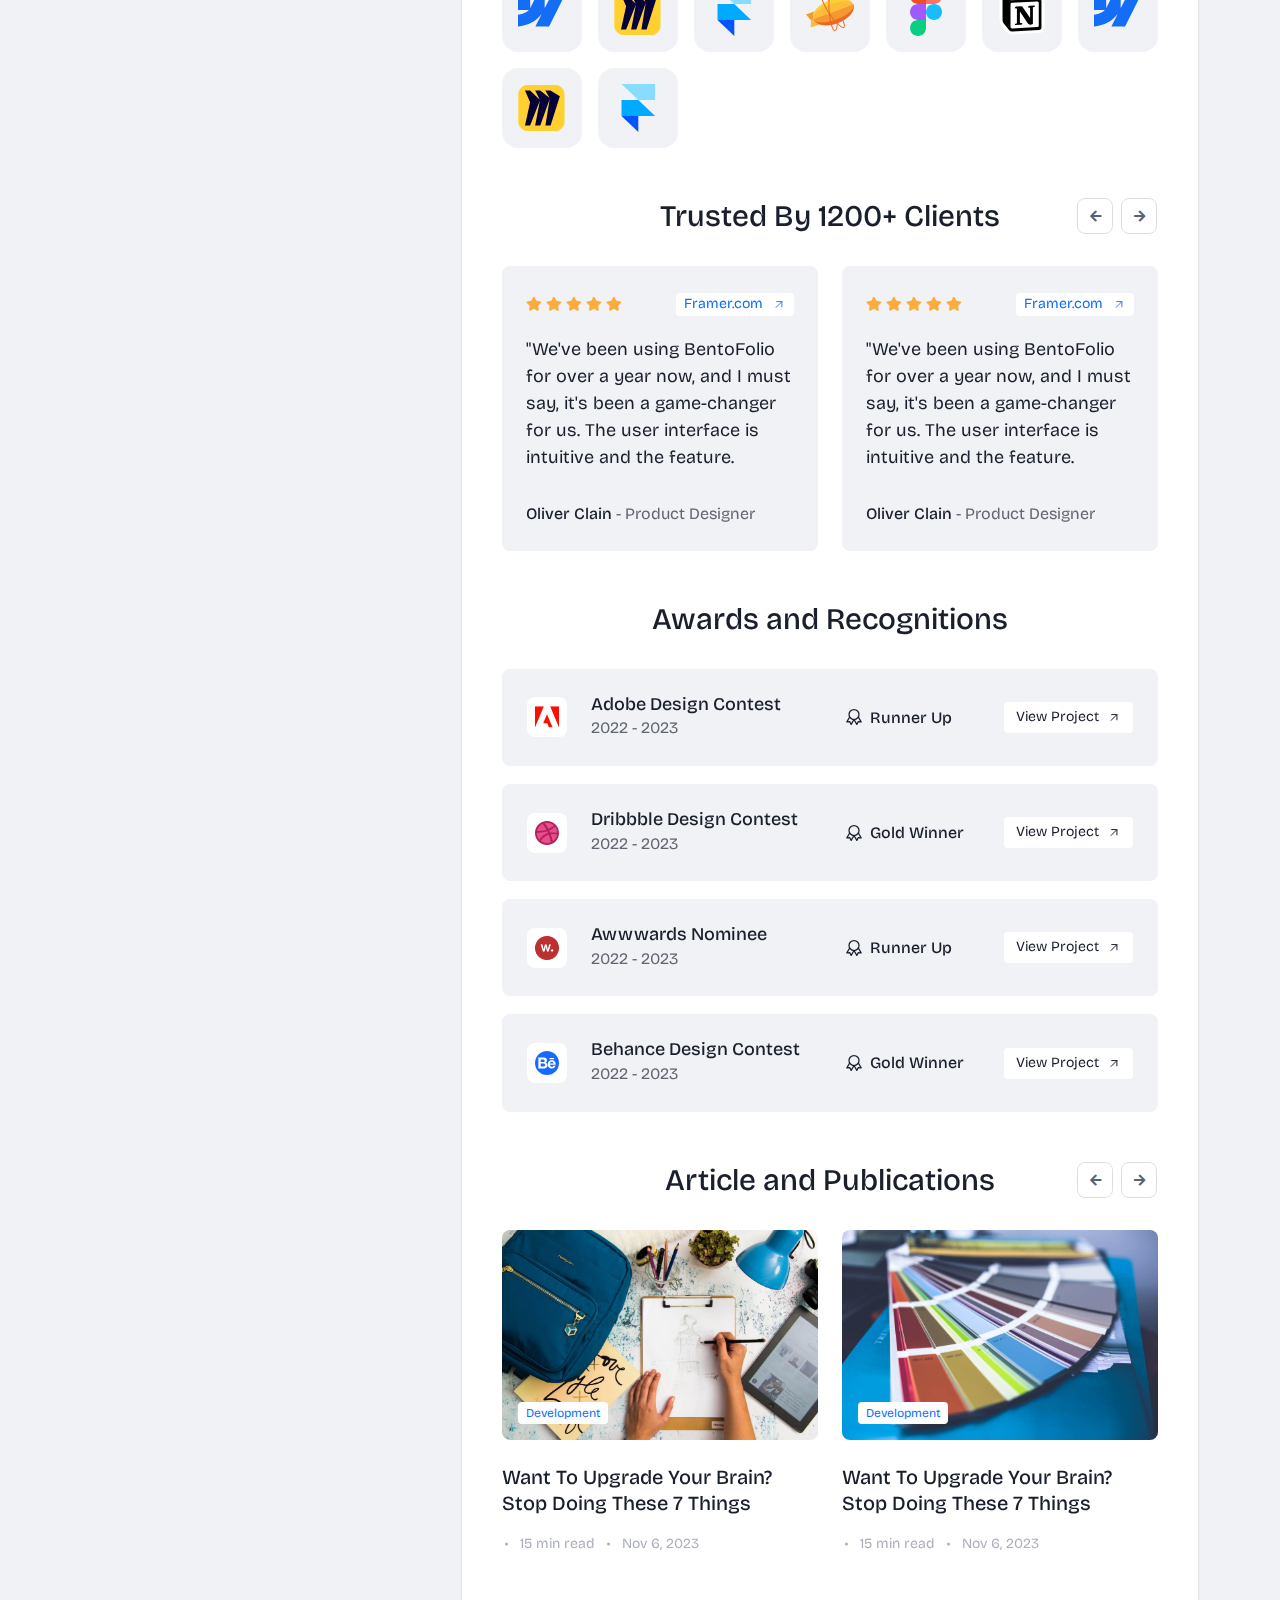
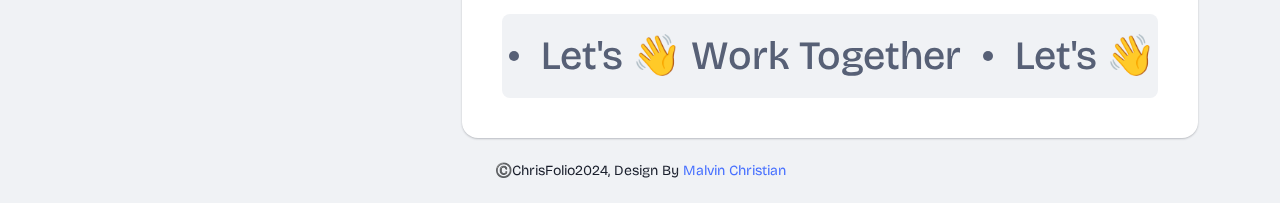
<file: about.html>
<!DOCTYPE html>
<html lang="en">

<head>
  <meta charset="UTF-8">
  <meta http-equiv="X-UA-Compatible" content="IE=edge">
  <title>Chrisfolio - Malvin Christian Personal Portofolio</title>
  <meta name="description" content="Bentofolio - Bootstrap Personal Portfolio Template">
  <meta name="viewport" content="width=device-width, initial-scale=1">

  <link rel="shortcut icon" type="image/x-icon" href="assets/img/favicon.svg">
  <!-- Place favicon.ico in the root directory -->

  <!-- CSS here -->
  <link rel="stylesheet" href="assets/css/bootstrap.min.css">
  <link rel="stylesheet" href="assets/fontawsome/css/all.min.css">
  <link rel="stylesheet" href="assets/fontawsome/css/fontawesome.min.css">
  <link rel="stylesheet" href="assets/css/slick.css">
  <link rel="stylesheet" href="assets/css/magnific-popup.css">
  <link rel="stylesheet" href="assets/css/style.css">
  <link rel="stylesheet" href="assets/css/responsive.css">
</head>

<body>
  <div id="page-content">
    <!-- header part start -->
    <header class="header-area">
      <nav class="navbar">
        <div class="container">
          <div class="menu-container">
            <div class="logo">
              <a class="navbar-brand me-0" href="index.html">
                <svg width="24" height="24" viewBox="0 0 24 24" fill="none" xmlns="http://www.w3.org/2000/svg">
                  <path
                    d="M0 1.5C0 1.10218 0.158035 0.720644 0.43934 0.43934C0.720644 0.158035 1.10218 0 1.5 0L9 0C9.39782 0 9.77936 0.158035 10.0607 0.43934C10.342 0.720644 10.5 1.10218 10.5 1.5V22.5C10.5 22.8978 10.342 23.2794 10.0607 23.5607C9.77936 23.842 9.39782 24 9 24H1.5C1.10218 24 0.720644 23.842 0.43934 23.5607C0.158035 23.2794 0 22.8978 0 22.5V1.5ZM13.5 1.5C13.5 1.10218 13.658 0.720644 13.9393 0.43934C14.2206 0.158035 14.6022 0 15 0L22.5 0C22.8978 0 23.2794 0.158035 23.5607 0.43934C23.842 0.720644 24 1.10218 24 1.5V9C24 9.39782 23.842 9.77936 23.5607 10.0607C23.2794 10.342 22.8978 10.5 22.5 10.5H15C14.6022 10.5 14.2206 10.342 13.9393 10.0607C13.658 9.77936 13.5 9.39782 13.5 9V1.5ZM13.5 15C13.5 14.6022 13.658 14.2206 13.9393 13.9393C14.2206 13.658 14.6022 13.5 15 13.5H22.5C22.8978 13.5 23.2794 13.658 23.5607 13.9393C23.842 14.2206 24 14.6022 24 15V22.5C24 22.8978 23.842 23.2794 23.5607 23.5607C23.2794 23.842 22.8978 24 22.5 24H15C14.6022 24 14.2206 23.842 13.9393 23.5607C13.658 23.2794 13.5 22.8978 13.5 22.5V15Z"
                    class="logo-icon" />
                </svg>
                <span>Chris<span class="primary">Folio</span></span>
              </a>
            </div>
            <div class="navbar-main d-flex flex-grow-1">
              <div class="logo inner-logo d-block d-xl-none">
                <a class="navbar-brand me-0" href="index.html">
                  <svg width="24" height="24" viewBox="0 0 24 24" fill="none" xmlns="http://www.w3.org/2000/svg">
                    <path
                      d="M0 1.5C0 1.10218 0.158035 0.720644 0.43934 0.43934C0.720644 0.158035 1.10218 0 1.5 0L9 0C9.39782 0 9.77936 0.158035 10.0607 0.43934C10.342 0.720644 10.5 1.10218 10.5 1.5V22.5C10.5 22.8978 10.342 23.2794 10.0607 23.5607C9.77936 23.842 9.39782 24 9 24H1.5C1.10218 24 0.720644 23.842 0.43934 23.5607C0.158035 23.2794 0 22.8978 0 22.5V1.5ZM13.5 1.5C13.5 1.10218 13.658 0.720644 13.9393 0.43934C14.2206 0.158035 14.6022 0 15 0L22.5 0C22.8978 0 23.2794 0.158035 23.5607 0.43934C23.842 0.720644 24 1.10218 24 1.5V9C24 9.39782 23.842 9.77936 23.5607 10.0607C23.2794 10.342 22.8978 10.5 22.5 10.5H15C14.6022 10.5 14.2206 10.342 13.9393 10.0607C13.658 9.77936 13.5 9.39782 13.5 9V1.5ZM13.5 15C13.5 14.6022 13.658 14.2206 13.9393 13.9393C14.2206 13.658 14.6022 13.5 15 13.5H22.5C22.8978 13.5 23.2794 13.658 23.5607 13.9393C23.842 14.2206 24 14.6022 24 15V22.5C24 22.8978 23.842 23.2794 23.5607 23.5607C23.2794 23.842 22.8978 24 22.5 24H15C14.6022 24 14.2206 23.842 13.9393 23.5607C13.658 23.2794 13.5 22.8978 13.5 22.5V15Z"
                      class="logo-icon" />
                  </svg>
                  <span>Chris<span class="primary">Folio</span></span>
                </a>
              </div>
              <ul class="navbar-info mx-auto">
                <li class="nav-item">
                  <a class="nav-link" aria-current="page" href="index.html">
                    <svg class="nav-icon" viewBox="0 0 15 15" fill="none" xmlns="http://www.w3.org/2000/svg">
                      <path
                        d="M13.475 4.92481L9.03083 1.46814C8.64082 1.16473 8.1608 1 7.66667 1C7.17254 1 6.69251 1.16473 6.3025 1.46814L1.8575 4.92481C1.59037 5.13254 1.37424 5.39858 1.22563 5.7026C1.07701 6.00662 0.99984 6.34058 1 6.67897V12.679C1 13.121 1.17559 13.5449 1.48816 13.8575C1.80072 14.17 2.22464 14.3456 2.66667 14.3456H12.6667C13.1087 14.3456 13.5326 14.17 13.8452 13.8575C14.1577 13.5449 14.3333 13.121 14.3333 12.679V6.67897C14.3333 5.99314 14.0167 5.34564 13.475 4.92481Z"
                        stroke-width="1.4" stroke-linecap="round" stroke-linejoin="round" />
                      <path d="M10.9753 10.1665C9.13359 11.2773 6.14859 11.2773 4.30859 10.1665" stroke-width="1.4"
                        stroke-linecap="round" stroke-linejoin="round" />
                    </svg>

                    <span>Home</span>
                  </a>
                </li>
                <li class="nav-item">
                  <a class="nav-link active" href="about.html">
                    <svg class="nav-icon" viewBox="0 0 18 18" fill="none" xmlns="http://www.w3.org/2000/svg">
                      <path
                        d="M9 9.8335C9.66304 9.8335 10.2989 9.5701 10.7678 9.10126C11.2366 8.63242 11.5 7.99654 11.5 7.3335C11.5 6.67045 11.2366 6.03457 10.7678 5.56573C10.2989 5.09689 9.66304 4.8335 9 4.8335C8.33696 4.8335 7.70107 5.09689 7.23223 5.56573C6.76339 6.03457 6.5 6.67045 6.5 7.3335C6.5 7.99654 6.76339 8.63242 7.23223 9.10126C7.70107 9.5701 8.33696 9.8335 9 9.8335Z"
                        stroke-width="1.4" stroke-linecap="round" stroke-linejoin="round" />
                      <path
                        d="M9 1.5C15 1.5 16.5 3 16.5 9C16.5 15 15 16.5 9 16.5C3 16.5 1.5 15 1.5 9C1.5 3 3 1.5 9 1.5Z"
                        stroke-width="1.4" stroke-linecap="round" stroke-linejoin="round" />
                      <path
                        d="M4 15.7085V15.6668C4 14.7828 4.35119 13.9349 4.97631 13.3098C5.60143 12.6847 6.44928 12.3335 7.33333 12.3335H10.6667C11.5507 12.3335 12.3986 12.6847 13.0237 13.3098C13.6488 13.9349 14 14.7828 14 15.6668V15.7085"
                        stroke-width="1.4" stroke-linecap="round" stroke-linejoin="round" />
                    </svg>
                    About
                  </a>
                </li>
                <li class="nav-item">
                  <a class="nav-link" href="services.html">
                    <svg class="nav-icon" viewBox="0 0 16 16" fill="none" xmlns="http://www.w3.org/2000/svg">
                      <path d="M7.99967 1.3335L1.33301 4.66683L7.99967 8.00016L14.6663 4.66683L7.99967 1.3335Z"
                        stroke-width="1.4" stroke-linecap="round" stroke-linejoin="round" />
                      <path d="M1.33301 8L7.99967 11.3333L14.6663 8" stroke-width="1.4" stroke-linecap="round"
                        stroke-linejoin="round" />
                      <path d="M1.33301 11.3335L7.99967 14.6668L14.6663 11.3335" stroke-width="1.4"
                        stroke-linecap="round" stroke-linejoin="round" />
                    </svg>
                    Services
                  </a>
                </li>
                <li class="nav-item">
                  <a class="nav-link" href="portfolio.html">
                    <svg class="nav-icon" viewBox="0 0 18 17" fill="none" xmlns="http://www.w3.org/2000/svg">
                      <path
                        d="M2.00326 3.99733L7.95159 1.40649C8.04974 1.36442 8.15533 1.34243 8.26212 1.34181C8.3689 1.34119 8.47473 1.36196 8.57337 1.40289C8.67201 1.44382 8.76145 1.50408 8.83642 1.58013C8.9114 1.65617 8.97039 1.74646 9.00992 1.84566L13.1133 11.764C13.1985 11.9651 13.2014 12.1917 13.1213 12.3949C13.0412 12.5982 12.8845 12.7618 12.6849 12.8507L6.73742 15.4415C6.63922 15.4837 6.53356 15.5058 6.42668 15.5065C6.3198 15.5072 6.21387 15.4864 6.11514 15.4455C6.0164 15.4046 5.92688 15.3442 5.85184 15.2681C5.7768 15.192 5.71778 15.1016 5.67826 15.0023L1.57492 5.08316C1.48963 4.88204 1.48673 4.65546 1.56684 4.45222C1.64696 4.24898 1.80367 4.08616 2.00326 3.99733Z"
                        stroke-width="1.4" stroke-linecap="round" stroke-linejoin="round" />
                      <path
                        d="M11.5 1.3335H12.3333C12.5543 1.3335 12.7663 1.42129 12.9226 1.57757C13.0789 1.73385 13.1667 1.94582 13.1667 2.16683V5.0835"
                        stroke-width="1.4" stroke-linecap="round" stroke-linejoin="round" />
                      <path
                        d="M15.6663 3C15.8863 3.09333 16.0997 3.18083 16.3063 3.2625C16.5098 3.34882 16.6706 3.51241 16.7534 3.71729C16.8362 3.92217 16.8343 4.15155 16.748 4.355L14.833 8.83334"
                        stroke-width="1.4" stroke-linecap="round" stroke-linejoin="round" />
                    </svg>
                    Works
                  </a>
                </li>
                <li class="nav-item">
                  <a class="nav-link" href="blog.html">
                    <svg class="nav-icon" viewBox="0 0 17 16" fill="none" xmlns="http://www.w3.org/2000/svg">
                      <path
                        d="M12.1663 6.16676L13.4163 4.91676C13.6352 4.69789 13.8088 4.43805 13.9273 4.15208C14.0457 3.86612 14.1067 3.55962 14.1067 3.25009C14.1067 2.94056 14.0457 2.63406 13.9273 2.3481C13.8088 2.06213 13.6352 1.80229 13.4163 1.58342C13.1975 1.36455 12.9376 1.19094 12.6517 1.07248C12.3657 0.954033 12.0592 0.893066 11.7497 0.893066C11.4401 0.893066 11.1336 0.954033 10.8477 1.07248C10.5617 1.19094 10.3019 1.36455 10.083 1.58342L1.33301 10.3334V13.6668H4.66634L6.33301 12.0001"
                        stroke-width="1.4" stroke-linecap="round" stroke-linejoin="round" />
                      <path
                        d="M13.0004 15.3335L15.7921 12.5968C15.9633 12.4307 16.0995 12.232 16.1926 12.0124C16.2857 11.7927 16.3339 11.5567 16.3343 11.3181C16.3347 11.0796 16.2873 10.8434 16.1948 10.6235C16.1024 10.4035 15.9669 10.2044 15.7963 10.0377C15.448 9.69712 14.9806 9.50602 14.4935 9.50509C14.0065 9.50415 13.5383 9.69346 13.1888 10.0327L13.0021 10.216L12.8163 10.0327C12.4681 9.69237 12.0008 9.50143 11.5139 9.50049C11.0271 9.49956 10.5591 9.68871 10.2096 10.0277C10.0383 10.1937 9.9021 10.3924 9.80891 10.612C9.71572 10.8316 9.66746 11.0677 9.667 11.3062C9.66653 11.5447 9.71386 11.781 9.80619 12.0009C9.89853 12.2209 10.034 12.4201 10.2046 12.5868L13.0004 15.3335Z"
                        stroke-width="1.4" stroke-linecap="round" stroke-linejoin="round" />
                    </svg>
                    Blog
                  </a>
                </li>
                <li class="nav-item">
                  <a class="nav-link" href="contact.html">
                    <svg class="nav-icon" viewBox="0 0 18 17" fill="none" xmlns="http://www.w3.org/2000/svg">
                      <path d="M5.66699 5.5H12.3337" stroke-width="1.4" stroke-linecap="round"
                        stroke-linejoin="round" />
                      <path d="M5.66699 8.8335H10.667" stroke-width="1.4" stroke-linecap="round"
                        stroke-linejoin="round" />
                      <path
                        d="M14 1.3335C14.663 1.3335 15.2989 1.59689 15.7678 2.06573C16.2366 2.53457 16.5 3.17045 16.5 3.8335V10.5002C16.5 11.1632 16.2366 11.7991 15.7678 12.2679C15.2989 12.7368 14.663 13.0002 14 13.0002H9.83333L5.66667 15.5002V13.0002H4C3.33696 13.0002 2.70107 12.7368 2.23223 12.2679C1.76339 11.7991 1.5 11.1632 1.5 10.5002V3.8335C1.5 3.17045 1.76339 2.53457 2.23223 2.06573C2.70107 1.59689 3.33696 1.3335 4 1.3335H14Z"
                        stroke-width="1.4" stroke-linecap="round" stroke-linejoin="round" />
                    </svg>
                    Contact
                  </a>
                </li>
              </ul>
              <div class="header-right-info d-flex align-items-center">
                <button class="theme-control-btn">
                  <span class="dark">
                    <svg width="24" height="24" viewBox="0 0 24 24" fill="none" xmlns="http://www.w3.org/2000/svg">
                      <path
                        d="M11.8005 3C10.207 3.0003 8.64356 3.44286 7.27683 4.28049C5.91011 5.11811 4.79139 6.31937 4.04002 7.75612C3.28865 9.19288 2.93281 10.8112 3.01046 12.4386C3.08811 14.0659 3.59633 15.6411 4.48091 16.9963C5.3655 18.3514 6.59326 19.4356 8.03324 20.1333C9.47322 20.8309 11.0714 21.1157 12.6573 20.9574C14.2432 20.7991 15.7573 20.2036 17.0381 19.2344C18.319 18.2652 19.3185 16.9587 19.9301 15.4542C20.2302 14.7162 19.5111 13.9746 18.7875 14.2752C17.5475 14.7888 16.1706 14.8418 14.8963 14.425C13.622 14.0082 12.5308 13.1479 11.8126 11.9937C11.0943 10.8396 10.7943 9.4645 10.9648 8.10764C11.1353 6.75077 11.7655 5.49792 12.7458 4.5669L12.8136 4.4949C13.2986 3.9279 12.913 3.0072 12.1464 3.0072H11.9122L11.8524 3.0018L11.7996 3H11.8005Z"
                        fill="#1A1F2C" />
                    </svg>
                    <small class="theme-text d-block d-xl-none">Change appearance</small>
                  </span>
                  <span class="light">
                    <svg width="24" height="24" viewBox="0 0 24 24" fill="none" xmlns="http://www.w3.org/2000/svg">
                      <path
                        d="M12 19C12.2449 19 12.4813 19.09 12.6644 19.2527C12.8474 19.4155 12.9643 19.6397 12.993 19.883L13 20V21C12.9997 21.2549 12.9021 21.5 12.7272 21.6854C12.5522 21.8707 12.313 21.9822 12.0586 21.9972C11.8042 22.0121 11.5536 21.9293 11.3582 21.7657C11.1627 21.6021 11.0371 21.3701 11.007 21.117L11 21V20C11 19.7348 11.1054 19.4804 11.2929 19.2929C11.4804 19.1054 11.7348 19 12 19Z"
                        fill="#FD7E41" />
                      <path
                        d="M18.3127 16.9099L18.4067 16.9929L19.1067 17.6929C19.2861 17.8729 19.3902 18.1144 19.398 18.3683C19.4057 18.6223 19.3165 18.8697 19.1485 19.0602C18.9804 19.2508 18.7462 19.3702 18.4933 19.3943C18.2403 19.4184 17.9877 19.3454 17.7867 19.1899L17.6927 19.1069L16.9927 18.4069C16.8202 18.2347 16.7165 18.0053 16.7012 17.7619C16.6859 17.5186 16.76 17.278 16.9097 17.0855C17.0593 16.893 17.2741 16.7618 17.5137 16.7166C17.7533 16.6713 18.0012 16.7152 18.2107 16.8399L18.3127 16.9099Z"
                        fill="#FD7E41" />
                      <path
                        d="M7.00747 16.993C7.17965 17.1652 7.28308 17.3943 7.29836 17.6373C7.31364 17.8803 7.23972 18.1206 7.09047 18.313L7.00747 18.407L6.30747 19.107C6.12751 19.2863 5.88604 19.3905 5.63209 19.3982C5.37814 19.406 5.13076 19.3168 4.94019 19.1487C4.74963 18.9807 4.63017 18.7464 4.60607 18.4935C4.58198 18.2406 4.65506 17.988 4.81047 17.787L4.89347 17.693L5.59347 16.993C5.781 16.8055 6.03531 16.7002 6.30047 16.7002C6.56563 16.7002 6.81994 16.8055 7.00747 16.993Z"
                        fill="#FD7E41" />
                      <path
                        d="M3.99987 11C4.25475 11.0003 4.4999 11.0979 4.68524 11.2728C4.87057 11.4478 4.9821 11.687 4.99704 11.9414C5.01198 12.1958 4.92919 12.4464 4.7656 12.6418C4.60201 12.8373 4.36996 12.9629 4.11687 12.993L3.99987 13H2.99987C2.74499 12.9997 2.49984 12.9021 2.3145 12.7272C2.12916 12.5522 2.01763 12.313 2.0027 12.0586C1.98776 11.8042 2.07054 11.5536 2.23413 11.3582C2.39772 11.1627 2.62977 11.0371 2.88287 11.007L2.99987 11H3.99987Z"
                        fill="#FD7E41" />
                      <path
                        d="M20.9999 11C21.2547 11.0003 21.4999 11.0979 21.6852 11.2728C21.8706 11.4478 21.9821 11.687 21.997 11.9414C22.012 12.1958 21.9292 12.4464 21.7656 12.6418C21.602 12.8373 21.37 12.9629 21.1169 12.993L20.9999 13H19.9999C19.745 12.9997 19.4998 12.9021 19.3145 12.7272C19.1292 12.5522 19.0176 12.313 19.0027 12.0586C18.9878 11.8042 19.0705 11.5536 19.2341 11.3582C19.3977 11.1627 19.6298 11.0371 19.8829 11.007L19.9999 11H20.9999Z"
                        fill="#FD7E41" />
                      <path
                        d="M6.21264 4.80985L6.30664 4.89285L7.00664 5.59285C7.18599 5.77281 7.29011 6.01429 7.29787 6.26824C7.30562 6.52219 7.21642 6.76957 7.04839 6.96013C6.88036 7.1507 6.64609 7.27016 6.39316 7.29425C6.14024 7.31834 5.88763 7.24526 5.68664 7.08985L5.59264 7.00685L4.89264 6.30685C4.72073 6.13453 4.61757 5.90543 4.6025 5.66248C4.58744 5.41954 4.6615 5.17945 4.8108 4.98721C4.9601 4.79497 5.1744 4.66378 5.41351 4.61824C5.65262 4.57271 5.90013 4.61594 6.10964 4.73985L6.21264 4.80985Z"
                        fill="#FD7E41" />
                      <path
                        d="M19.1071 4.89288C19.2793 5.06508 19.3827 5.29418 19.398 5.5372C19.4132 5.78023 19.3393 6.02048 19.1901 6.21288L19.1071 6.30688L18.4071 7.00688C18.2271 7.18623 17.9856 7.29036 17.7317 7.29811C17.4777 7.30587 17.2304 7.21667 17.0398 7.04864C16.8492 6.8806 16.7298 6.64633 16.7057 6.39341C16.6816 6.14049 16.7547 5.88788 16.9101 5.68688L16.9931 5.59288L17.6931 4.89288C17.8806 4.70541 18.1349 4.6001 18.4001 4.6001C18.6652 4.6001 18.9196 4.70541 19.1071 4.89288Z"
                        fill="#FD7E41" />
                      <path
                        d="M12 2C12.2449 2.00003 12.4813 2.08996 12.6644 2.25272C12.8474 2.41547 12.9643 2.63975 12.993 2.883L13 3V4C12.9997 4.25488 12.9021 4.50003 12.7272 4.68537C12.5522 4.8707 12.313 4.98223 12.0586 4.99717C11.8042 5.01211 11.5536 4.92933 11.3582 4.76573C11.1627 4.60214 11.0371 4.3701 11.007 4.117L11 4V3C11 2.73478 11.1054 2.48043 11.2929 2.29289C11.4804 2.10536 11.7348 2 12 2Z"
                        fill="#FD7E41" />
                      <path
                        d="M12 7C12.9797 6.99994 13.9378 7.28769 14.7553 7.8275C15.5729 8.36731 16.2138 9.1354 16.5986 10.0364C16.9833 10.9373 17.0949 11.9315 16.9195 12.8953C16.7441 13.8592 16.2893 14.7502 15.6118 15.4579C14.9343 16.1655 14.0638 16.6585 13.1085 16.8756C12.1532 17.0928 11.1552 17.0245 10.2383 16.6793C9.3215 16.334 8.52629 15.7271 7.95146 14.9338C7.37663 14.1405 7.04752 13.1958 7.005 12.217L7 12L7.005 11.783C7.06092 10.4958 7.61161 9.27978 8.54222 8.38866C9.47284 7.49754 10.7115 7.00007 12 7Z"
                        fill="#FD7E41" />

                    </svg>
                    <small class="theme-text d-block d-xl-none">Change appearance</small>
                  </span>
                </button>
                <a href="contact.html" class="lets-talk-btn">
                  Let's Talk
                  <svg class="icon" width="20" height="20" viewBox="0 0 20 20" fill="none"
                    xmlns="http://www.w3.org/2000/svg">
                    <path d="M17.5 11.6665V6.6665H12.5" stroke="white" stroke-width="1.5" stroke-linecap="round"
                      stroke-linejoin="round" />
                    <path d="M17.5 6.6665L10 14.1665L2.5 6.6665" stroke="white" stroke-width="1.5"
                      stroke-linecap="round" stroke-linejoin="round" />
                  </svg>
                </a>
              </div>
            </div>
            <div class="mobile-menu-overlay d-block d-lg-none"></div>
            <div class="mobile-menu-control-bar d-block d-xl-none">
              <button class="mobile-menu-control-bar">
                <i class="fas fa-bars"></i>
              </button>
            </div>
          </div>
        </div>
      </nav>
    </header>
    <!-- header part end -->

    <!-- main area part start -->
    <main>

      <section class="content-box-area mt-4">
        <div class="container">
          <div class="row g-4">
            <div class="col-xl-4">
              <div class="card profile-card">
                <div class="card-body">
                  <div class="image text-center">
                    <img src="assets/img/images/profile.png" alt="profile">
                  </div>
                  <div class="text">
                    <h3 class="card-title">Malvin Christian ✨</h3>
                    <p>Versatile <span>Full Stack Developer</span> with a strong foundation in front-end development  <span>(CSS & JavaScript)</span> and back-end technologies <span>(Python, C++, Java).</span>🖥️</p>
                    <p>Experience in utilizing tools like <span>Blender, Sketchup, and Lumion</span> architectural modeling and rendering.🌠</p>
                    <div class="common-button-groups">
                      <a class="btn btn-call" href="about.html#">
                        <svg class="icon" width="25" height="24" viewBox="0 0 25 24" fill="none"
                          xmlns="http://www.w3.org/2000/svg">
                          <path
                            d="M5.5 4H9.5L11.5 9L9 10.5C10.071 12.6715 11.8285 14.429 14 15.5L15.5 13L20.5 15V19C20.5 19.5304 20.2893 20.0391 19.9142 20.4142C19.5391 20.7893 19.0304 21 18.5 21C14.5993 20.763 10.9202 19.1065 8.15683 16.3432C5.3935 13.5798 3.73705 9.90074 3.5 6C3.5 5.46957 3.71071 4.96086 4.08579 4.58579C4.46086 4.21071 4.96957 4 5.5 4Z"
                            stroke="white" stroke-width="1.5" stroke-linecap="round" stroke-linejoin="round" />
                          <path
                            d="M15.5 7C16.0304 7 16.5391 7.21071 16.9142 7.58579C17.2893 7.96086 17.5 8.46957 17.5 9"
                            stroke="white" stroke-width="1.5" stroke-linecap="round" stroke-linejoin="round" />
                          <path d="M15.5 3C17.0913 3 18.6174 3.63214 19.7426 4.75736C20.8679 5.88258 21.5 7.4087 21.5 9"
                            stroke="white" stroke-width="1.5" stroke-linecap="round" stroke-linejoin="round" />
                        </svg>
                        Book A call
                      </a>
                      <button class="btn btn-copy" data-clipboard-text="example@example.com">
                        <svg class="icon" width="24" height="24" viewBox="0 0 24 24" fill="none"
                          xmlns="http://www.w3.org/2000/svg">
                          <path
                            d="M8 10C8 9.46957 8.21071 8.96086 8.58579 8.58579C8.96086 8.21071 9.46957 8 10 8H18C18.5304 8 19.0391 8.21071 19.4142 8.58579C19.7893 8.96086 20 9.46957 20 10V18C20 18.5304 19.7893 19.0391 19.4142 19.4142C19.0391 19.7893 18.5304 20 18 20H10C9.46957 20 8.96086 19.7893 8.58579 19.4142C8.21071 19.0391 8 18.5304 8 18V10Z"
                            stroke-width="1.5" stroke-linecap="round" stroke-linejoin="round" />
                          <path
                            d="M16 8V6C16 5.46957 15.7893 4.96086 15.4142 4.58579C15.0391 4.21071 14.5304 4 14 4H6C5.46957 4 4.96086 4.21071 4.58579 4.58579C4.21071 4.96086 4 5.46957 4 6V14C4 14.5304 4.21071 15.0391 4.58579 15.4142C4.96086 15.7893 5.46957 16 6 16H8"
                            stroke-width="1.5" stroke-linecap="round" stroke-linejoin="round" />
                        </svg>
                        Copy Email
                      </button>
                    </div>
                    <div class="social-media-icon">
                      <ul class="list-unstyled">
                        <li><a href="https://www.instagram.com/vinnchris_"><i class="fab fa-instagram"></i></a></li>
                        <li><a href="https://github.com/vinnchris"><i class="fab fa-github"></i></a></li>
                        <li><a href="about.html#"><i class="fab fa-medium"></i></a></li>
                        <li><a href="https://linkedin.com/in/christian-malvin"><i class="fab fa-linkedin"></i></a></li>
                        <li><a href="https://pin.it/1jHnVrw0S"><i class="fab fa-pinterest"></i></a></li>
                        <li><a href="about.html#"><i class="fab fa-youtube"></i></a></li>
                      </ul>
                    </div>
                  </div>
                </div>
              </div>
            </div>
            <div class="col-xl-8">
              <div class="card content-box-card">
                <div class="card-body">
                  <div class="top-info">
                    <div class="text">
                      <h1 class="main-title">Hi, This Is <span>Malvin Christian</span>👋</h1>
                      <p><b><span>Versatile Full Stack Developer</span></b></p>

    <section>
        <div class="section-title">Front-End Development</div>
        <ul>
            <li><strong>Bootstrap & Tailwind:</strong> Expertise in creating responsive and visually appealing user interfaces with popular CSS frameworks.</li>
            <li><strong>JavaScript, Three.js & JS Frameworks:</strong> Proficient in building dynamic, interactive, and 3D-enabled web applications using JavaScript and various frameworks.</li>
        </ul>
    </section>

    <section>
        <div class="section-title">Back-End Development</div>
        <ul>
            <li><strong>Python:</strong> Strong foundation in this versatile language for server-side development.</li>
            <li><strong>C++:</strong> Experience in high-performance computing and system programming.</li>
            <li><strong>Java:</strong> Knowledge of object-oriented programming and enterprise applications.</li>
        </ul>
    </section>

    <section>
        <div class="section-title">3D Visualization</div>
        <ul>
            <li><strong>Blender:</strong> Skilled in modeling, texturing, and rendering 3D objects and scenes.</li>
            <li><strong>Sketchup:</strong> Proficient in creating architectural designs and visualizations.</li>
            <li><strong>Lumion:</strong> Experience in producing high-quality architectural renderings.</li>
        </ul>
    </section>

    <section>
        <div class="section-title">Experience</div>
        <ul>
            <li>2+ years of experience working on diverse web development projects.</li>
            <li>24+ cities and 3+ countries of experience in Indonesia and worldwide.</li>
        </ul>
    </section>

    <section>
        <div class="section-title">Availability</div>
        <ul>
            <li>Ready to take on new challenges and contribute to your team.</li>
        </ul>
    </section>

                    </div>
                    <div class="available-btn">
                      <span><i class="fas fa-circle"></i> Available For Hire</span>
                    </div>
                  </div>
                  <div class="counter-area">
                    <div class="counter">
                      <div class="counter-item">
                        <h3 class="number">2+</h3>
                        <p class="subtitle">Year of Experience</p>
                      </div>
                      <div class="counter-item">
                        <h3 class="number">43+</h3>
                        <p class="subtitle">Project Completed
                        </p>
                      </div>
                      <div class="counter-item">
                        <h3 class="number">15+</h3>
                        <p class="subtitle">Skilled App
                        </p>
                      </div>
                    </div>
                    <div class="circle-area">
                      <div class="circle-text">
                        <img class="circle-image" src="assets/img/about-us/circle-text.svg" alt="circle-text">
                        <img class="circle-image circle-image-light d-none"
                          src="assets/img/about-us/circle-text-light.svg" alt="circle-text">
                        <span class="arrow-down">
                          <svg width="40" height="40" viewBox="0 0 40 40" fill="none"
                            xmlns="http://www.w3.org/2000/svg">
                            <path d="M20 5V35" stroke="white" stroke-width="2" stroke-linecap="round"
                              stroke-linejoin="round" />
                            <path d="M15 30L20 35L25 30" stroke="white" stroke-width="2" stroke-linecap="round"
                              stroke-linejoin="round" />
                          </svg>
                        </span>
                      </div>
                    </div>
                  </div>
                  <div class="working-with-area">
                    <h2 class="judul-software"><strong>Proven Track Skills</strong> <span class="animated-software">& Software Tools</span><span class="bintang">🌟</span></h2>
                    <div class="working-with-main">
                      <div class="items">
                        <img src="assets/img/icons/notion.svg" alt="notion">
                      </div>
                      <div class="items">
                        <img src="assets/img/icons/webflow.svg" alt="webflow">
                      </div>
                      <div class="items">
                        <img src="assets/img/icons/mico.svg" alt="mico">
                      </div>
                      <div class="items">
                        <img src="assets/img/icons/framer.svg" alt="framer">
                      </div>
                      <div class="items">
                        <img src="assets/img/icons/zeplin.svg" alt="zeplin">
                      </div>
                      <div class="items">
                        <img src="assets/img/icons/figma.svg" alt="figma">
                      </div>
                      <div class="items">
                        <img src="assets/img/icons/notion.svg" alt="notion">
                      </div>
                      <div class="items">
                        <img src="assets/img/icons/webflow.svg" alt="webflow">
                      </div>
                      <div class="items">
                        <img src="assets/img/icons/mico.svg" alt="mico">
                      </div>
                      <div class="items">
                        <img src="assets/img/icons/framer.svg" alt="framer">
                      </div>
                      <div class="items">
                        <img src="assets/img/icons/zeplin.svg" alt="zeplin">
                      </div>
                      <div class="items">
                        <img src="assets/img/icons/figma.svg" alt="figma">
                      </div>
                      <div class="items">
                        <img src="assets/img/icons/notion.svg" alt="notion">
                      </div>
                      <div class="items">
                        <img src="assets/img/icons/webflow.svg" alt="webflow">
                      </div>
                      <div class="items">
                        <img src="assets/img/icons/mico.svg" alt="mico">
                      </div>
                      <div class="items">
                        <img src="assets/img/icons/framer.svg" alt="framer">
                      </div>
                    </div>
                  </div>
                  <div class="client-feedback">
                    <h2 class="main-common-title">Trusted By 1200+ Clients
                    </h2>
                    <div class="row client-feedback-slider">
                      <div class="col-lg-6">
                        <div class="feedback-item">
                          <div class="feedback-top-info">
                            <div class="rating">
                              <i class="fas fa-star"></i>
                              <i class="fas fa-star"></i>
                              <i class="fas fa-star"></i>
                              <i class="fas fa-star"></i>
                              <i class="fas fa-star"></i>
                            </div>
                            <div class="website">
                              <a href="about.html#">Framer.com
                                <svg class="arrow-up" width="14" height="15" viewBox="0 0 14 15" fill="none"
                                  xmlns="http://www.w3.org/2000/svg">
                                  <path d="M9.91634 4.5835L4.08301 10.4168" stroke-linecap="round"
                                    stroke-linejoin="round" />
                                  <path d="M4.66699 4.5835H9.91699V9.8335" stroke-linecap="round"
                                    stroke-linejoin="round" />
                                </svg>
                              </a>
                            </div>
                          </div>
                          <div class="details">
                            <p>
                              "We've been using BentoFolio for over a year now, and I must say, it's been a game-changer
                              for us. The user interface is intuitive and the feature.
                            </p>
                          </div>
                          <div class="designation">
                            <p><span>Oliver Clain</span> - Product Designer</p>
                          </div>
                        </div>
                      </div>
                      <div class="col-lg-6">
                        <div class="feedback-item">
                          <div class="feedback-top-info">
                            <div class="rating">
                              <i class="fas fa-star"></i>
                              <i class="fas fa-star"></i>
                              <i class="fas fa-star"></i>
                              <i class="fas fa-star"></i>
                              <i class="fas fa-star"></i>
                            </div>
                            <div class="website">
                              <a href="about.html#">Framer.com
                                <svg class="arrow-up" width="14" height="15" viewBox="0 0 14 15" fill="none"
                                  xmlns="http://www.w3.org/2000/svg">
                                  <path d="M9.91634 4.5835L4.08301 10.4168" stroke-linecap="round"
                                    stroke-linejoin="round" />
                                  <path d="M4.66699 4.5835H9.91699V9.8335" stroke-linecap="round"
                                    stroke-linejoin="round" />
                                </svg>
                              </a>
                            </div>
                          </div>
                          <div class="details">
                            <p>
                              "We've been using BentoFolio for over a year now, and I must say, it's been a game-changer
                              for us. The user interface is intuitive and the feature.
                            </p>
                          </div>
                          <div class="designation">
                            <p><span>Oliver Clain</span> - Product Designer</p>
                          </div>
                        </div>
                      </div>
                      <div class="col-lg-6">
                        <div class="feedback-item">
                          <div class="feedback-top-info">
                            <div class="rating">
                              <i class="fas fa-star"></i>
                              <i class="fas fa-star"></i>
                              <i class="fas fa-star"></i>
                              <i class="fas fa-star"></i>
                              <i class="fas fa-star"></i>
                            </div>
                            <div class="website">
                              <a href="about.html#">Framer.com
                                <svg class="arrow-up" width="14" height="15" viewBox="0 0 14 15" fill="none"
                                  xmlns="http://www.w3.org/2000/svg">
                                  <path d="M9.91634 4.5835L4.08301 10.4168" stroke-linecap="round"
                                    stroke-linejoin="round" />
                                  <path d="M4.66699 4.5835H9.91699V9.8335" stroke-linecap="round"
                                    stroke-linejoin="round" />
                                </svg>
                              </a>
                            </div>
                          </div>
                          <div class="details">
                            <p>
                              "We've been using BentoFolio for over a year now, and I must say, it's been a game-changer
                              for us. The user interface is intuitive and the feature.
                            </p>
                          </div>
                          <div class="designation">
                            <p><span>Oliver Clain</span> - Product Designer</p>
                          </div>
                        </div>
                      </div>
                    </div>
                  </div>
                  <div class="awards-recognitions">
                    <h2 class="main-common-title">Awards and Recognitions
                    </h2>
                    <div class="awards-recognitions-main">
                      <ul class="list-unstyled">
                        <li>
                          <a href="about.html#" class="d-block w-100">
                            <div class="awards-item">
                              <div class="award-name">
                                <div class="icon">
                                  <img src="assets/img/icons/adobe.svg" alt="adobe">
                                </div>
                                <div class="text">
                                  <h4 class="title">Adobe Design Contest</h4>
                                  <p class="year">2022 - 2023</p>
                                </div>
                              </div>
                              <div class="winner-tag">
                                <h4 class="title">
                                  <svg class="icon" width="24" height="24" viewBox="0 0 24 24" fill="none"
                                    xmlns="http://www.w3.org/2000/svg">
                                    <path
                                      d="M6 9C6 10.5913 6.63214 12.1174 7.75736 13.2426C8.88258 14.3679 10.4087 15 12 15C13.5913 15 15.1174 14.3679 16.2426 13.2426C17.3679 12.1174 18 10.5913 18 9C18 7.4087 17.3679 5.88258 16.2426 4.75736C15.1174 3.63214 13.5913 3 12 3C10.4087 3 8.88258 3.63214 7.75736 4.75736C6.63214 5.88258 6 7.4087 6 9Z"
                                      stroke-width="1.5" stroke-linecap="round" stroke-linejoin="round" />
                                    <path d="M12 15L15.4 20.89L16.998 17.657L20.596 17.889L17.196 12" stroke-width="1.5"
                                      stroke-linecap="round" stroke-linejoin="round" />
                                    <path d="M6.80234 12L3.40234 17.89L7.00034 17.657L8.59834 20.889L11.9983 15"
                                      stroke-width="1.5" stroke-linecap="round" stroke-linejoin="round" />
                                  </svg>
                                  Runner Up
                                </h4>
                              </div>
                              <div class="project-btn">
                                <span>
                                  View Project
                                  <svg class="arrow-up" width="14" height="15" viewBox="0 0 14 15" fill="none"
                                    xmlns="http://www.w3.org/2000/svg">
                                    <path d="M9.91634 4.5835L4.08301 10.4168" stroke-linecap="round"
                                      stroke-linejoin="round" />
                                    <path d="M4.66699 4.5835H9.91699V9.8335" stroke-linecap="round"
                                      stroke-linejoin="round" />
                                  </svg>
                                </span>
                              </div>
                            </div>
                          </a>
                        </li>
                        <li>
                          <a href="about.html#" class="d-block w-100">
                            <div class="awards-item">
                              <div class="award-name">
                                <div class="icon">
                                  <img src="assets/img/icons/dribbble.svg" alt="dribbble">
                                </div>
                                <div class="text">
                                  <h4 class="title">Dribbble Design Contest</h4>
                                  <p class="year">2022 - 2023</p>
                                </div>
                              </div>
                              <div class="winner-tag">
                                <h4 class="title">
                                  <svg class="icon" width="24" height="24" viewBox="0 0 24 24" fill="none"
                                    xmlns="http://www.w3.org/2000/svg">
                                    <path
                                      d="M6 9C6 10.5913 6.63214 12.1174 7.75736 13.2426C8.88258 14.3679 10.4087 15 12 15C13.5913 15 15.1174 14.3679 16.2426 13.2426C17.3679 12.1174 18 10.5913 18 9C18 7.4087 17.3679 5.88258 16.2426 4.75736C15.1174 3.63214 13.5913 3 12 3C10.4087 3 8.88258 3.63214 7.75736 4.75736C6.63214 5.88258 6 7.4087 6 9Z"
                                      stroke-width="1.5" stroke-linecap="round" stroke-linejoin="round" />
                                    <path d="M12 15L15.4 20.89L16.998 17.657L20.596 17.889L17.196 12" stroke-width="1.5"
                                      stroke-linecap="round" stroke-linejoin="round" />
                                    <path d="M6.80234 12L3.40234 17.89L7.00034 17.657L8.59834 20.889L11.9983 15"
                                      stroke-width="1.5" stroke-linecap="round" stroke-linejoin="round" />
                                  </svg>
                                  Gold Winner
                                </h4>
                              </div>
                              <div class="project-btn">
                                <span>
                                  View Project
                                  <svg class="arrow-up" width="14" height="15" viewBox="0 0 14 15" fill="none"
                                    xmlns="http://www.w3.org/2000/svg">
                                    <path d="M9.91634 4.5835L4.08301 10.4168" stroke-linecap="round"
                                      stroke-linejoin="round" />
                                    <path d="M4.66699 4.5835H9.91699V9.8335" stroke-linecap="round"
                                      stroke-linejoin="round" />
                                  </svg>
                                </span>
                              </div>
                            </div>
                          </a>
                        </li>
                        <li>
                          <a href="about.html#" class="d-block w-100">
                            <div class="awards-item">
                              <div class="award-name">
                                <div class="icon">
                                  <img src="assets/img/icons/awwwards.png" alt="awwwards">
                                </div>
                                <div class="text">
                                  <h4 class="title">Awwwards Nominee</h4>
                                  <p class="year">2022 - 2023</p>
                                </div>
                              </div>
                              <div class="winner-tag">
                                <h4 class="title">
                                  <svg class="icon" width="24" height="24" viewBox="0 0 24 24" fill="none"
                                    xmlns="http://www.w3.org/2000/svg">
                                    <path
                                      d="M6 9C6 10.5913 6.63214 12.1174 7.75736 13.2426C8.88258 14.3679 10.4087 15 12 15C13.5913 15 15.1174 14.3679 16.2426 13.2426C17.3679 12.1174 18 10.5913 18 9C18 7.4087 17.3679 5.88258 16.2426 4.75736C15.1174 3.63214 13.5913 3 12 3C10.4087 3 8.88258 3.63214 7.75736 4.75736C6.63214 5.88258 6 7.4087 6 9Z"
                                      stroke-width="1.5" stroke-linecap="round" stroke-linejoin="round" />
                                    <path d="M12 15L15.4 20.89L16.998 17.657L20.596 17.889L17.196 12" stroke-width="1.5"
                                      stroke-linecap="round" stroke-linejoin="round" />
                                    <path d="M6.80234 12L3.40234 17.89L7.00034 17.657L8.59834 20.889L11.9983 15"
                                      stroke-width="1.5" stroke-linecap="round" stroke-linejoin="round" />
                                  </svg>
                                  Runner Up
                                </h4>
                              </div>
                              <div class="project-btn">
                                <span>
                                  View Project
                                  <svg class="arrow-up" width="14" height="15" viewBox="0 0 14 15" fill="none"
                                    xmlns="http://www.w3.org/2000/svg">
                                    <path d="M9.91634 4.5835L4.08301 10.4168" stroke-linecap="round"
                                      stroke-linejoin="round" />
                                    <path d="M4.66699 4.5835H9.91699V9.8335" stroke-linecap="round"
                                      stroke-linejoin="round" />
                                  </svg>
                                </span>
                              </div>
                            </div>
                          </a>
                        </li>
                        <li>
                          <a href="about.html#" class="d-block w-100">
                            <div class="awards-item">
                              <div class="award-name">
                                <div class="icon">
                                  <img src="assets/img/icons/behance.svg" alt="behance">
                                </div>
                                <div class="text">
                                  <h4 class="title">Behance Design Contest</h4>
                                  <p class="year">2022 - 2023</p>
                                </div>
                              </div>
                              <div class="winner-tag">
                                <h4 class="title">
                                  <svg class="icon" width="24" height="24" viewBox="0 0 24 24" fill="none"
                                    xmlns="http://www.w3.org/2000/svg">
                                    <path
                                      d="M6 9C6 10.5913 6.63214 12.1174 7.75736 13.2426C8.88258 14.3679 10.4087 15 12 15C13.5913 15 15.1174 14.3679 16.2426 13.2426C17.3679 12.1174 18 10.5913 18 9C18 7.4087 17.3679 5.88258 16.2426 4.75736C15.1174 3.63214 13.5913 3 12 3C10.4087 3 8.88258 3.63214 7.75736 4.75736C6.63214 5.88258 6 7.4087 6 9Z"
                                      stroke-width="1.5" stroke-linecap="round" stroke-linejoin="round" />
                                    <path d="M12 15L15.4 20.89L16.998 17.657L20.596 17.889L17.196 12" stroke-width="1.5"
                                      stroke-linecap="round" stroke-linejoin="round" />
                                    <path d="M6.80234 12L3.40234 17.89L7.00034 17.657L8.59834 20.889L11.9983 15"
                                      stroke-width="1.5" stroke-linecap="round" stroke-linejoin="round" />
                                  </svg>
                                  Gold Winner
                                </h4>
                              </div>
                              <div class="project-btn">
                                <span>
                                  View Project
                                  <svg class="arrow-up" width="14" height="15" viewBox="0 0 14 15" fill="none"
                                    xmlns="http://www.w3.org/2000/svg">
                                    <path d="M9.91634 4.5835L4.08301 10.4168" stroke-linecap="round"
                                      stroke-linejoin="round" />
                                    <path d="M4.66699 4.5835H9.91699V9.8335" stroke-linecap="round"
                                      stroke-linejoin="round" />
                                  </svg>
                                </span>
                              </div>
                            </div>
                          </a>
                        </li>
                      </ul>
                    </div>
                  </div>
                  <div class="article-publications">
                    <h2 class="main-common-title">Article and Publications</h2>
                    <div class="article-publications-main">
                      <div class="row article-publications-slider">
                        <div class="col-lg-6">
                          <div class="article-publications-item">
                            <div class="image">
                              <a href="article.html" class="d-block w-100">
                                <img src="assets/img/blog/blog-img-1.jpg" alt="blog-img-1" class="img-fluid w-100">
                              </a>
                              <a href="article.html" class="tags">Development</a>
                            </div>
                            <div class="text">
                              <a href="article.html" class="title">Want To Upgrade Your Brain? Stop Doing These 7
                                Things</a>
                              <ul class="list-unstyled">
                                <li>15 min read</li>
                                <li>Nov 6, 2023</li>
                              </ul>
                            </div>
                          </div>
                        </div>
                        <div class="col-lg-6">
                          <div class="article-publications-item">
                            <div class="image">
                              <a href="article.html" class="d-block w-100">
                                <img src="assets/img/blog/blog-img-2.jpg" alt="blog-img-2" class="img-fluid w-100">
                              </a>
                              <a href="article.html" class="tags">Development</a>
                            </div>
                            <div class="text">
                              <a href="article.html" class="title">Want To Upgrade Your Brain? Stop Doing These 7
                                Things</a>
                              <ul class="list-unstyled">
                                <li>15 min read</li>
                                <li>Nov 6, 2023</li>
                              </ul>
                            </div>
                          </div>
                        </div>
                        <div class="col-lg-6">
                          <div class="article-publications-item">
                            <div class="image">
                              <a href="article.html" class="d-block w-100">
                                <img src="assets/img/blog/blog-img-3.jpg" alt="blog-img-3" class="img-fluid w-100">
                              </a>
                              <a href="article.html" class="tags">Development</a>
                            </div>
                            <div class="text">
                              <a href="article.html" class="title">Want To Upgrade Your Brain? Stop Doing These 7
                                Things</a>
                              <ul class="list-unstyled">
                                <li>15 min read</li>
                                <li>Nov 6, 2023</li>
                              </ul>
                            </div>
                          </div>
                        </div>
                      </div>
                    </div>
                  </div>
                  <div class="work-together-slider">
                    <div class="slider-main d-flex gap-4 align-items-center">
                      <div class="slider-item">
                        <a href="contact.html">Let's 👋 Work Together</a>
                        <a href="contact.html">Let's 👋 Work Together</a>
                      </div>
                      <div class="slider-item">
                        <a href="contact.html">Let's 👋 Work Together</a>
                        <a href="contact.html">Let's 👋 Work Together</a>
                      </div>
                    </div>
                  </div>
                </div>
              </div>
            </div>
          </div>
        </div>
      </section>

      <!-- background shape area start -->
      <div class="background-shapes">
        <div class="shape-1 common-shape">
          <img src="assets/img/bg/banner-shape-1.png" alt="banner-shape-1">
        </div>
        <div class="shape-2 common-shape">
          <img src="assets/img/bg/banner-shape-1.png" alt="banner-shape-1">
        </div>
        <div class="threed-shape-1 move-with-cursor" data-value="1">
          <img src="assets/img/bg/object-3d-1.png" alt="object-3d-1">
        </div>
        <div class="threed-shape-2 move-with-cursor" data-value="1">
          <img src="assets/img/bg/object-3d-2.png" alt="object-3d-2">
        </div>
      </div>
      <!-- background shape area end -->
    </main>
    <!-- main area part end -->

    <!-- footer part start -->
    <footer class="footer-area">
      <div class="container">
        <div class="text text-center">
          <p>©️ChrisFolio2024, Design By <a href="https://www.instagram.com/vinnchris_">Malvin Christian</a></p>
        </div>
      </div>
    </footer>
    <!-- footer part end -->
  </div>
  <!-- JS here -->
  <script src="assets/js/vendor/jquery-3.6.0.min.js"></script>
  <script src="assets/js/bootstrap.bundle.min.js"></script>
  <script src="assets/js/jquery.magnific-popup.min.js"></script>
  <script src="assets/js/ajax-form.js"></script>
  <script src="assets/js/clipboard.min.js"></script>
  <script src="assets/js/slick.min.js"></script>
  <script src="assets/js/script.js"></script>
</body>


</html>
</file>
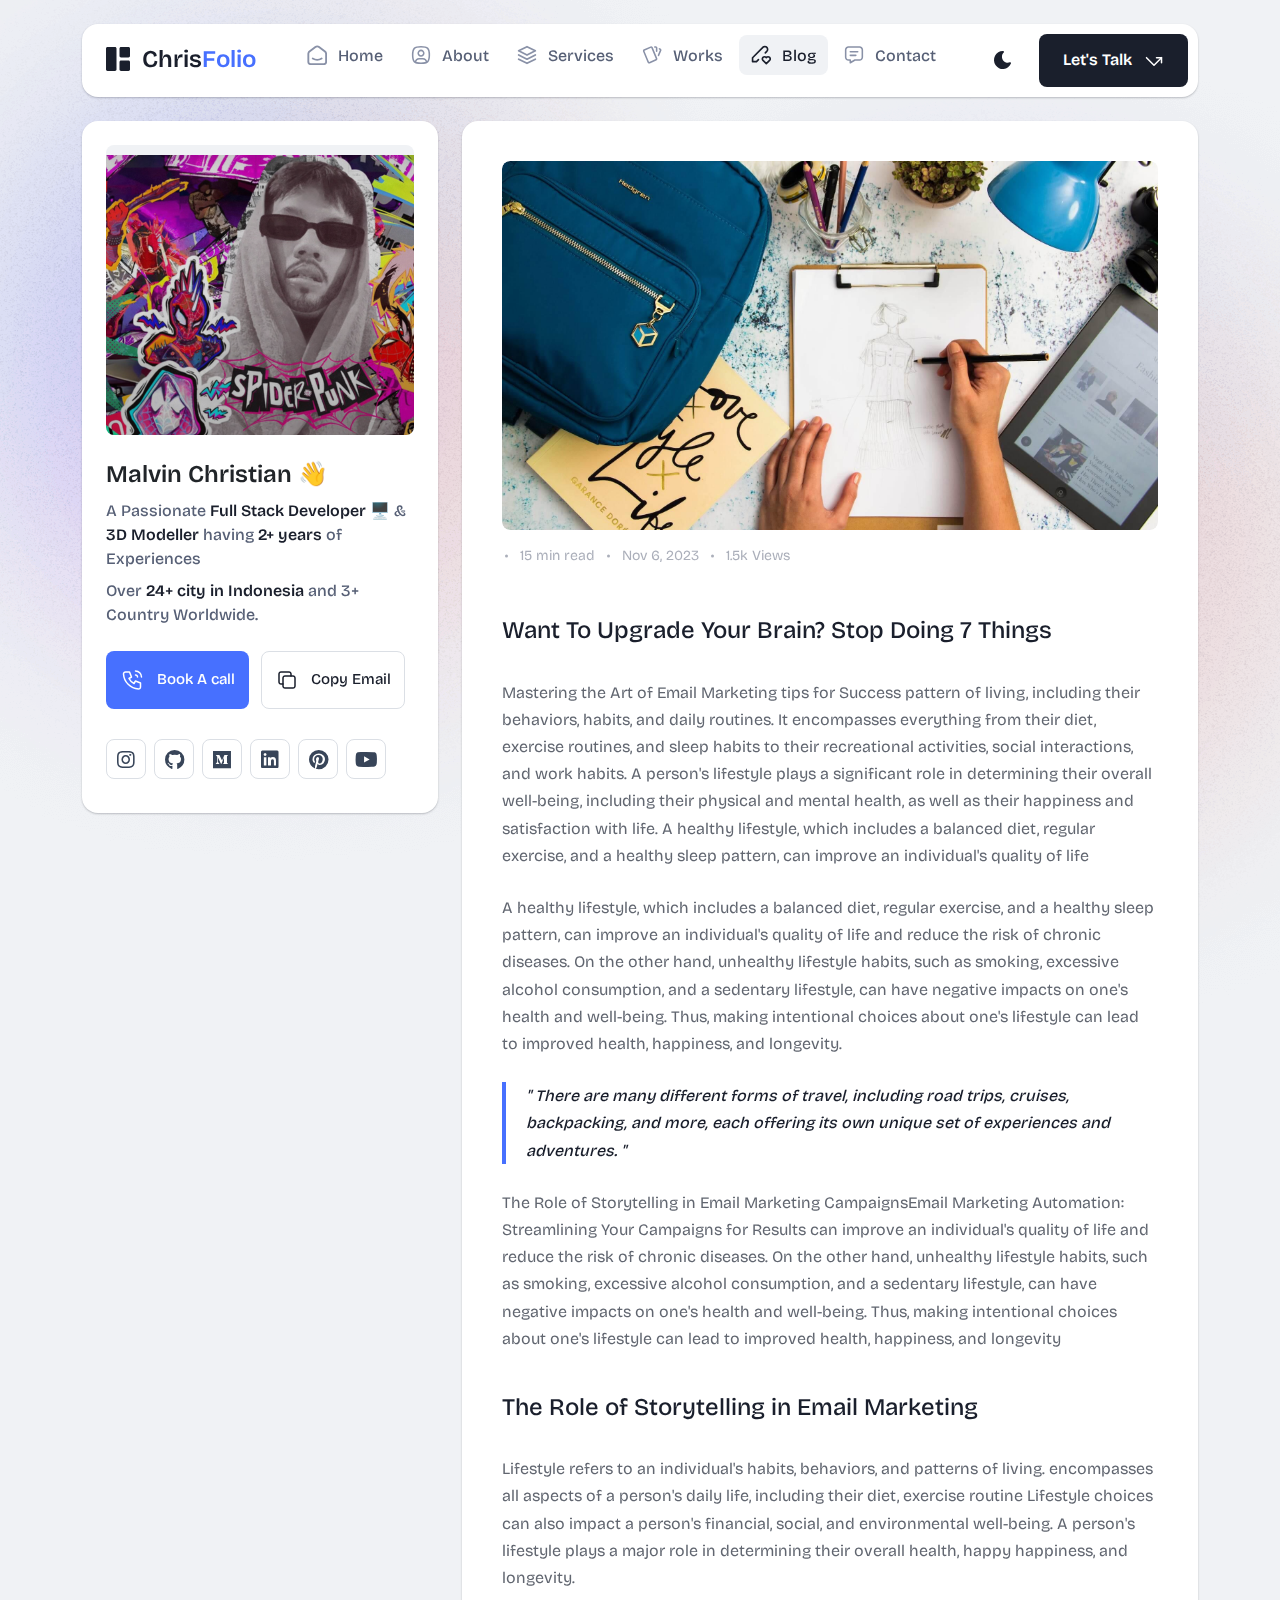
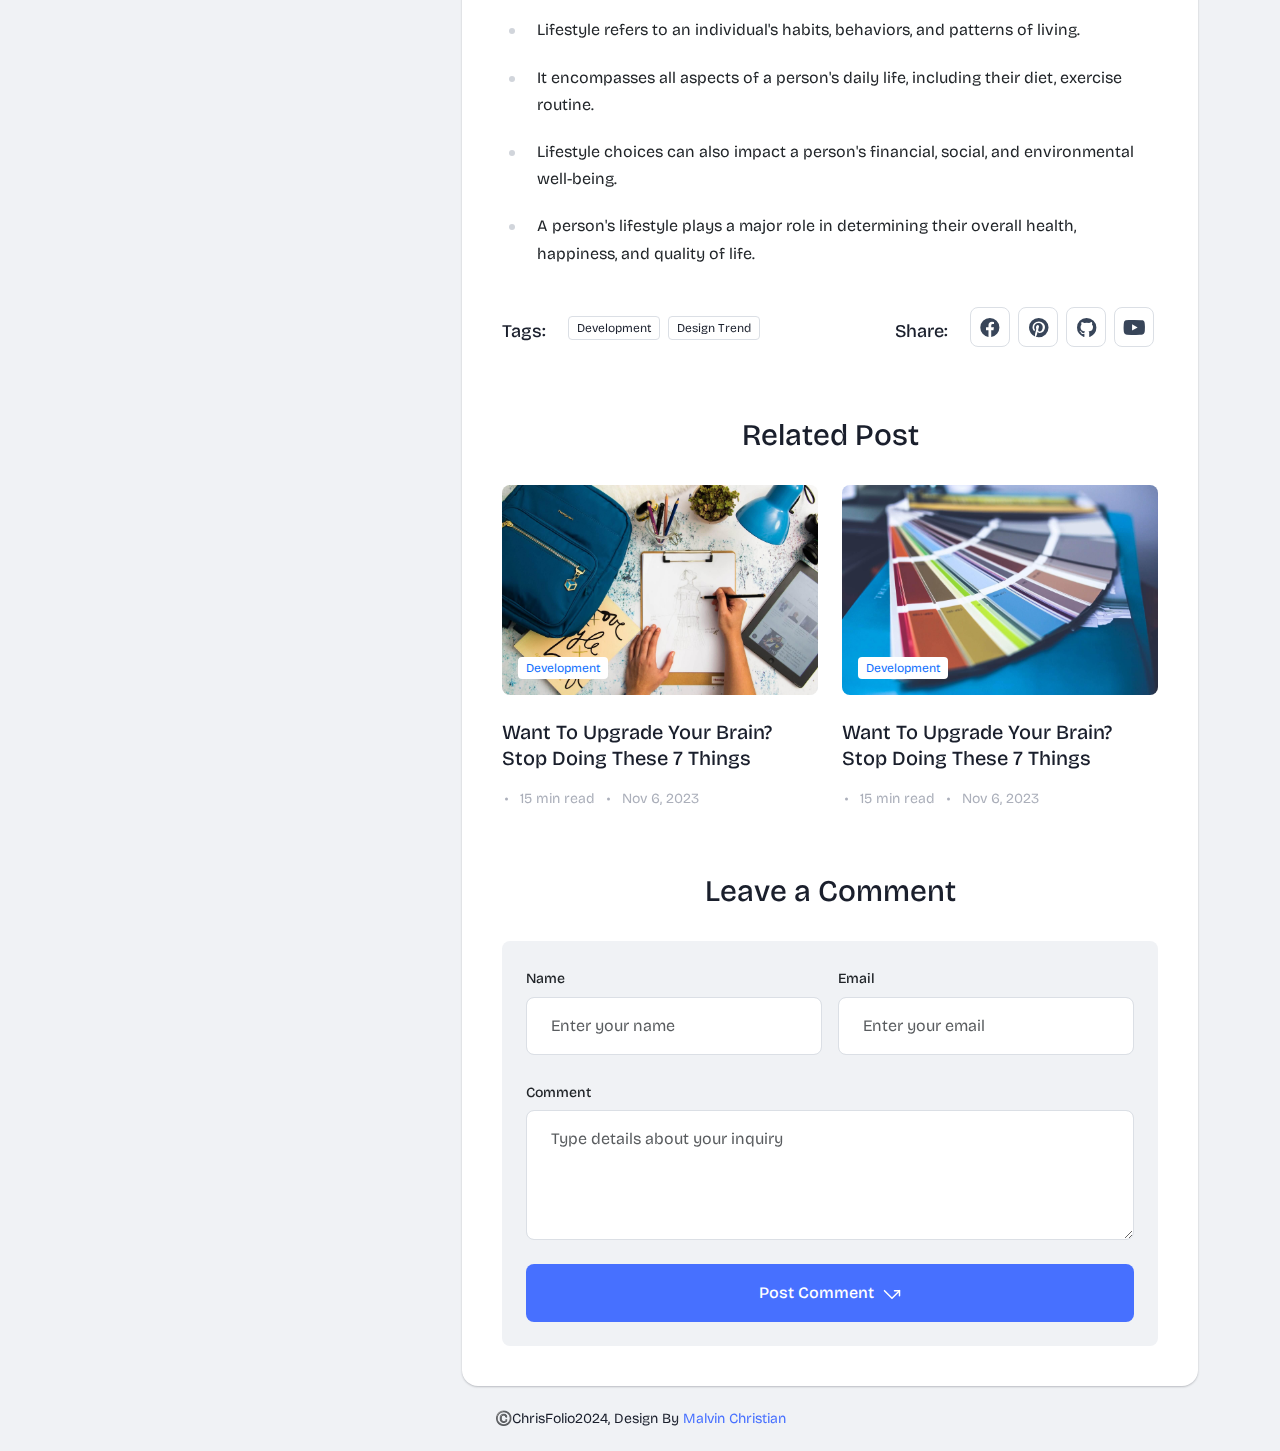
<file: article.html>
<!DOCTYPE html>
<html lang="en">

<head>
  <meta charset="UTF-8">
  <meta http-equiv="X-UA-Compatible" content="IE=edge">
  <title>Chrisfolio - Malvin Christian Personal Portofolio</title>
  <meta name="description" content="Bentofolio - Bootstrap Personal Portfolio Template">
  <meta name="viewport" content="width=device-width, initial-scale=1">

  <link rel="shortcut icon" type="image/x-icon" href="assets/img/favicon.svg">
  <!-- Place favicon.ico in the root directory -->

  <!-- CSS here -->
  <link rel="stylesheet" href="assets/css/bootstrap.min.css">
  <link rel="stylesheet" href="assets/fontawsome/css/all.min.css">
  <link rel="stylesheet" href="assets/fontawsome/css/fontawesome.min.css">
  <link rel="stylesheet" href="assets/css/slick.css">
  <link rel="stylesheet" href="assets/css/magnific-popup.css">
  <link rel="stylesheet" href="assets/css/style.css">
  <link rel="stylesheet" href="assets/css/responsive.css">
</head>

<body>
  <div id="page-content">
    <!-- header part start -->
    <header class="header-area">
      <nav class="navbar">
        <div class="container">
          <div class="menu-container">
            <div class="logo">
              <a class="navbar-brand me-0" href="index.html">
                <svg width="24" height="24" viewBox="0 0 24 24" fill="none" xmlns="http://www.w3.org/2000/svg">
                  <path
                    d="M0 1.5C0 1.10218 0.158035 0.720644 0.43934 0.43934C0.720644 0.158035 1.10218 0 1.5 0L9 0C9.39782 0 9.77936 0.158035 10.0607 0.43934C10.342 0.720644 10.5 1.10218 10.5 1.5V22.5C10.5 22.8978 10.342 23.2794 10.0607 23.5607C9.77936 23.842 9.39782 24 9 24H1.5C1.10218 24 0.720644 23.842 0.43934 23.5607C0.158035 23.2794 0 22.8978 0 22.5V1.5ZM13.5 1.5C13.5 1.10218 13.658 0.720644 13.9393 0.43934C14.2206 0.158035 14.6022 0 15 0L22.5 0C22.8978 0 23.2794 0.158035 23.5607 0.43934C23.842 0.720644 24 1.10218 24 1.5V9C24 9.39782 23.842 9.77936 23.5607 10.0607C23.2794 10.342 22.8978 10.5 22.5 10.5H15C14.6022 10.5 14.2206 10.342 13.9393 10.0607C13.658 9.77936 13.5 9.39782 13.5 9V1.5ZM13.5 15C13.5 14.6022 13.658 14.2206 13.9393 13.9393C14.2206 13.658 14.6022 13.5 15 13.5H22.5C22.8978 13.5 23.2794 13.658 23.5607 13.9393C23.842 14.2206 24 14.6022 24 15V22.5C24 22.8978 23.842 23.2794 23.5607 23.5607C23.2794 23.842 22.8978 24 22.5 24H15C14.6022 24 14.2206 23.842 13.9393 23.5607C13.658 23.2794 13.5 22.8978 13.5 22.5V15Z"
                    class="logo-icon" />
                </svg>
                <span>Chris<span class="primary">Folio</span></span>
              </a>
            </div>
            <div class="navbar-main d-flex flex-grow-1">
              <div class="logo inner-logo d-block d-xl-none">
                <a class="navbar-brand me-0" href="index.html">
                  <svg width="24" height="24" viewBox="0 0 24 24" fill="none" xmlns="http://www.w3.org/2000/svg">
                    <path
                      d="M0 1.5C0 1.10218 0.158035 0.720644 0.43934 0.43934C0.720644 0.158035 1.10218 0 1.5 0L9 0C9.39782 0 9.77936 0.158035 10.0607 0.43934C10.342 0.720644 10.5 1.10218 10.5 1.5V22.5C10.5 22.8978 10.342 23.2794 10.0607 23.5607C9.77936 23.842 9.39782 24 9 24H1.5C1.10218 24 0.720644 23.842 0.43934 23.5607C0.158035 23.2794 0 22.8978 0 22.5V1.5ZM13.5 1.5C13.5 1.10218 13.658 0.720644 13.9393 0.43934C14.2206 0.158035 14.6022 0 15 0L22.5 0C22.8978 0 23.2794 0.158035 23.5607 0.43934C23.842 0.720644 24 1.10218 24 1.5V9C24 9.39782 23.842 9.77936 23.5607 10.0607C23.2794 10.342 22.8978 10.5 22.5 10.5H15C14.6022 10.5 14.2206 10.342 13.9393 10.0607C13.658 9.77936 13.5 9.39782 13.5 9V1.5ZM13.5 15C13.5 14.6022 13.658 14.2206 13.9393 13.9393C14.2206 13.658 14.6022 13.5 15 13.5H22.5C22.8978 13.5 23.2794 13.658 23.5607 13.9393C23.842 14.2206 24 14.6022 24 15V22.5C24 22.8978 23.842 23.2794 23.5607 23.5607C23.2794 23.842 22.8978 24 22.5 24H15C14.6022 24 14.2206 23.842 13.9393 23.5607C13.658 23.2794 13.5 22.8978 13.5 22.5V15Z"
                      class="logo-icon" />
                  </svg>
                  <span>Chris<span class="primary">Folio</span></span>
                </a>
              </div>
              <ul class="navbar-info mx-auto">
                <li class="nav-item">
                  <a class="nav-link" aria-current="page" href="index.html">
                    <svg class="nav-icon" viewBox="0 0 15 15" fill="none" xmlns="http://www.w3.org/2000/svg">
                      <path
                        d="M13.475 4.92481L9.03083 1.46814C8.64082 1.16473 8.1608 1 7.66667 1C7.17254 1 6.69251 1.16473 6.3025 1.46814L1.8575 4.92481C1.59037 5.13254 1.37424 5.39858 1.22563 5.7026C1.07701 6.00662 0.99984 6.34058 1 6.67897V12.679C1 13.121 1.17559 13.5449 1.48816 13.8575C1.80072 14.17 2.22464 14.3456 2.66667 14.3456H12.6667C13.1087 14.3456 13.5326 14.17 13.8452 13.8575C14.1577 13.5449 14.3333 13.121 14.3333 12.679V6.67897C14.3333 5.99314 14.0167 5.34564 13.475 4.92481Z"
                        stroke-width="1.4" stroke-linecap="round" stroke-linejoin="round" />
                      <path d="M10.9753 10.1665C9.13359 11.2773 6.14859 11.2773 4.30859 10.1665" stroke-width="1.4"
                        stroke-linecap="round" stroke-linejoin="round" />
                    </svg>

                    <span>Home</span>
                  </a>
                </li>
                <li class="nav-item">
                  <a class="nav-link" href="about.html">
                    <svg class="nav-icon" viewBox="0 0 18 18" fill="none" xmlns="http://www.w3.org/2000/svg">
                      <path
                        d="M9 9.8335C9.66304 9.8335 10.2989 9.5701 10.7678 9.10126C11.2366 8.63242 11.5 7.99654 11.5 7.3335C11.5 6.67045 11.2366 6.03457 10.7678 5.56573C10.2989 5.09689 9.66304 4.8335 9 4.8335C8.33696 4.8335 7.70107 5.09689 7.23223 5.56573C6.76339 6.03457 6.5 6.67045 6.5 7.3335C6.5 7.99654 6.76339 8.63242 7.23223 9.10126C7.70107 9.5701 8.33696 9.8335 9 9.8335Z"
                        stroke-width="1.4" stroke-linecap="round" stroke-linejoin="round" />
                      <path
                        d="M9 1.5C15 1.5 16.5 3 16.5 9C16.5 15 15 16.5 9 16.5C3 16.5 1.5 15 1.5 9C1.5 3 3 1.5 9 1.5Z"
                        stroke-width="1.4" stroke-linecap="round" stroke-linejoin="round" />
                      <path
                        d="M4 15.7085V15.6668C4 14.7828 4.35119 13.9349 4.97631 13.3098C5.60143 12.6847 6.44928 12.3335 7.33333 12.3335H10.6667C11.5507 12.3335 12.3986 12.6847 13.0237 13.3098C13.6488 13.9349 14 14.7828 14 15.6668V15.7085"
                        stroke-width="1.4" stroke-linecap="round" stroke-linejoin="round" />
                    </svg>
                    About
                  </a>
                </li>
                <li class="nav-item">
                  <a class="nav-link" href="services.html">
                    <svg class="nav-icon" viewBox="0 0 16 16" fill="none" xmlns="http://www.w3.org/2000/svg">
                      <path d="M7.99967 1.3335L1.33301 4.66683L7.99967 8.00016L14.6663 4.66683L7.99967 1.3335Z"
                        stroke-width="1.4" stroke-linecap="round" stroke-linejoin="round" />
                      <path d="M1.33301 8L7.99967 11.3333L14.6663 8" stroke-width="1.4" stroke-linecap="round"
                        stroke-linejoin="round" />
                      <path d="M1.33301 11.3335L7.99967 14.6668L14.6663 11.3335" stroke-width="1.4"
                        stroke-linecap="round" stroke-linejoin="round" />
                    </svg>
                    Services
                  </a>
                </li>
                <li class="nav-item">
                  <a class="nav-link" href="portfolio.html">
                    <svg class="nav-icon" viewBox="0 0 18 17" fill="none" xmlns="http://www.w3.org/2000/svg">
                      <path
                        d="M2.00326 3.99733L7.95159 1.40649C8.04974 1.36442 8.15533 1.34243 8.26212 1.34181C8.3689 1.34119 8.47473 1.36196 8.57337 1.40289C8.67201 1.44382 8.76145 1.50408 8.83642 1.58013C8.9114 1.65617 8.97039 1.74646 9.00992 1.84566L13.1133 11.764C13.1985 11.9651 13.2014 12.1917 13.1213 12.3949C13.0412 12.5982 12.8845 12.7618 12.6849 12.8507L6.73742 15.4415C6.63922 15.4837 6.53356 15.5058 6.42668 15.5065C6.3198 15.5072 6.21387 15.4864 6.11514 15.4455C6.0164 15.4046 5.92688 15.3442 5.85184 15.2681C5.7768 15.192 5.71778 15.1016 5.67826 15.0023L1.57492 5.08316C1.48963 4.88204 1.48673 4.65546 1.56684 4.45222C1.64696 4.24898 1.80367 4.08616 2.00326 3.99733Z"
                        stroke-width="1.4" stroke-linecap="round" stroke-linejoin="round" />
                      <path
                        d="M11.5 1.3335H12.3333C12.5543 1.3335 12.7663 1.42129 12.9226 1.57757C13.0789 1.73385 13.1667 1.94582 13.1667 2.16683V5.0835"
                        stroke-width="1.4" stroke-linecap="round" stroke-linejoin="round" />
                      <path
                        d="M15.6663 3C15.8863 3.09333 16.0997 3.18083 16.3063 3.2625C16.5098 3.34882 16.6706 3.51241 16.7534 3.71729C16.8362 3.92217 16.8343 4.15155 16.748 4.355L14.833 8.83334"
                        stroke-width="1.4" stroke-linecap="round" stroke-linejoin="round" />
                    </svg>
                    Works
                  </a>
                </li>
                <li class="nav-item">
                  <a class="nav-link active" href="blog.html">
                    <svg class="nav-icon" viewBox="0 0 17 16" fill="none" xmlns="http://www.w3.org/2000/svg">
                      <path
                        d="M12.1663 6.16676L13.4163 4.91676C13.6352 4.69789 13.8088 4.43805 13.9273 4.15208C14.0457 3.86612 14.1067 3.55962 14.1067 3.25009C14.1067 2.94056 14.0457 2.63406 13.9273 2.3481C13.8088 2.06213 13.6352 1.80229 13.4163 1.58342C13.1975 1.36455 12.9376 1.19094 12.6517 1.07248C12.3657 0.954033 12.0592 0.893066 11.7497 0.893066C11.4401 0.893066 11.1336 0.954033 10.8477 1.07248C10.5617 1.19094 10.3019 1.36455 10.083 1.58342L1.33301 10.3334V13.6668H4.66634L6.33301 12.0001"
                        stroke-width="1.4" stroke-linecap="round" stroke-linejoin="round" />
                      <path
                        d="M13.0004 15.3335L15.7921 12.5968C15.9633 12.4307 16.0995 12.232 16.1926 12.0124C16.2857 11.7927 16.3339 11.5567 16.3343 11.3181C16.3347 11.0796 16.2873 10.8434 16.1948 10.6235C16.1024 10.4035 15.9669 10.2044 15.7963 10.0377C15.448 9.69712 14.9806 9.50602 14.4935 9.50509C14.0065 9.50415 13.5383 9.69346 13.1888 10.0327L13.0021 10.216L12.8163 10.0327C12.4681 9.69237 12.0008 9.50143 11.5139 9.50049C11.0271 9.49956 10.5591 9.68871 10.2096 10.0277C10.0383 10.1937 9.9021 10.3924 9.80891 10.612C9.71572 10.8316 9.66746 11.0677 9.667 11.3062C9.66653 11.5447 9.71386 11.781 9.80619 12.0009C9.89853 12.2209 10.034 12.4201 10.2046 12.5868L13.0004 15.3335Z"
                        stroke-width="1.4" stroke-linecap="round" stroke-linejoin="round" />
                    </svg>
                    Blog
                  </a>
                </li>
                <li class="nav-item">
                  <a class="nav-link" href="contact.html">
                    <svg class="nav-icon" viewBox="0 0 18 17" fill="none" xmlns="http://www.w3.org/2000/svg">
                      <path d="M5.66699 5.5H12.3337" stroke-width="1.4" stroke-linecap="round"
                        stroke-linejoin="round" />
                      <path d="M5.66699 8.8335H10.667" stroke-width="1.4" stroke-linecap="round"
                        stroke-linejoin="round" />
                      <path
                        d="M14 1.3335C14.663 1.3335 15.2989 1.59689 15.7678 2.06573C16.2366 2.53457 16.5 3.17045 16.5 3.8335V10.5002C16.5 11.1632 16.2366 11.7991 15.7678 12.2679C15.2989 12.7368 14.663 13.0002 14 13.0002H9.83333L5.66667 15.5002V13.0002H4C3.33696 13.0002 2.70107 12.7368 2.23223 12.2679C1.76339 11.7991 1.5 11.1632 1.5 10.5002V3.8335C1.5 3.17045 1.76339 2.53457 2.23223 2.06573C2.70107 1.59689 3.33696 1.3335 4 1.3335H14Z"
                        stroke-width="1.4" stroke-linecap="round" stroke-linejoin="round" />
                    </svg>
                    Contact
                  </a>
                </li>
              </ul>
              <div class="header-right-info d-flex align-items-center">
                <button class="theme-control-btn">
                  <span class="dark">
                    <svg width="24" height="24" viewBox="0 0 24 24" fill="none" xmlns="http://www.w3.org/2000/svg">
                      <path
                        d="M11.8005 3C10.207 3.0003 8.64356 3.44286 7.27683 4.28049C5.91011 5.11811 4.79139 6.31937 4.04002 7.75612C3.28865 9.19288 2.93281 10.8112 3.01046 12.4386C3.08811 14.0659 3.59633 15.6411 4.48091 16.9963C5.3655 18.3514 6.59326 19.4356 8.03324 20.1333C9.47322 20.8309 11.0714 21.1157 12.6573 20.9574C14.2432 20.7991 15.7573 20.2036 17.0381 19.2344C18.319 18.2652 19.3185 16.9587 19.9301 15.4542C20.2302 14.7162 19.5111 13.9746 18.7875 14.2752C17.5475 14.7888 16.1706 14.8418 14.8963 14.425C13.622 14.0082 12.5308 13.1479 11.8126 11.9937C11.0943 10.8396 10.7943 9.4645 10.9648 8.10764C11.1353 6.75077 11.7655 5.49792 12.7458 4.5669L12.8136 4.4949C13.2986 3.9279 12.913 3.0072 12.1464 3.0072H11.9122L11.8524 3.0018L11.7996 3H11.8005Z"
                        fill="#1A1F2C" />
                    </svg>
                    <small class="theme-text d-block d-xl-none">Change appearance</small>
                  </span>
                  <span class="light">
                    <svg width="24" height="24" viewBox="0 0 24 24" fill="none" xmlns="http://www.w3.org/2000/svg">
                      <path
                        d="M12 19C12.2449 19 12.4813 19.09 12.6644 19.2527C12.8474 19.4155 12.9643 19.6397 12.993 19.883L13 20V21C12.9997 21.2549 12.9021 21.5 12.7272 21.6854C12.5522 21.8707 12.313 21.9822 12.0586 21.9972C11.8042 22.0121 11.5536 21.9293 11.3582 21.7657C11.1627 21.6021 11.0371 21.3701 11.007 21.117L11 21V20C11 19.7348 11.1054 19.4804 11.2929 19.2929C11.4804 19.1054 11.7348 19 12 19Z"
                        fill="#FD7E41" />
                      <path
                        d="M18.3127 16.9099L18.4067 16.9929L19.1067 17.6929C19.2861 17.8729 19.3902 18.1144 19.398 18.3683C19.4057 18.6223 19.3165 18.8697 19.1485 19.0602C18.9804 19.2508 18.7462 19.3702 18.4933 19.3943C18.2403 19.4184 17.9877 19.3454 17.7867 19.1899L17.6927 19.1069L16.9927 18.4069C16.8202 18.2347 16.7165 18.0053 16.7012 17.7619C16.6859 17.5186 16.76 17.278 16.9097 17.0855C17.0593 16.893 17.2741 16.7618 17.5137 16.7166C17.7533 16.6713 18.0012 16.7152 18.2107 16.8399L18.3127 16.9099Z"
                        fill="#FD7E41" />
                      <path
                        d="M7.00747 16.993C7.17965 17.1652 7.28308 17.3943 7.29836 17.6373C7.31364 17.8803 7.23972 18.1206 7.09047 18.313L7.00747 18.407L6.30747 19.107C6.12751 19.2863 5.88604 19.3905 5.63209 19.3982C5.37814 19.406 5.13076 19.3168 4.94019 19.1487C4.74963 18.9807 4.63017 18.7464 4.60607 18.4935C4.58198 18.2406 4.65506 17.988 4.81047 17.787L4.89347 17.693L5.59347 16.993C5.781 16.8055 6.03531 16.7002 6.30047 16.7002C6.56563 16.7002 6.81994 16.8055 7.00747 16.993Z"
                        fill="#FD7E41" />
                      <path
                        d="M3.99987 11C4.25475 11.0003 4.4999 11.0979 4.68524 11.2728C4.87057 11.4478 4.9821 11.687 4.99704 11.9414C5.01198 12.1958 4.92919 12.4464 4.7656 12.6418C4.60201 12.8373 4.36996 12.9629 4.11687 12.993L3.99987 13H2.99987C2.74499 12.9997 2.49984 12.9021 2.3145 12.7272C2.12916 12.5522 2.01763 12.313 2.0027 12.0586C1.98776 11.8042 2.07054 11.5536 2.23413 11.3582C2.39772 11.1627 2.62977 11.0371 2.88287 11.007L2.99987 11H3.99987Z"
                        fill="#FD7E41" />
                      <path
                        d="M20.9999 11C21.2547 11.0003 21.4999 11.0979 21.6852 11.2728C21.8706 11.4478 21.9821 11.687 21.997 11.9414C22.012 12.1958 21.9292 12.4464 21.7656 12.6418C21.602 12.8373 21.37 12.9629 21.1169 12.993L20.9999 13H19.9999C19.745 12.9997 19.4998 12.9021 19.3145 12.7272C19.1292 12.5522 19.0176 12.313 19.0027 12.0586C18.9878 11.8042 19.0705 11.5536 19.2341 11.3582C19.3977 11.1627 19.6298 11.0371 19.8829 11.007L19.9999 11H20.9999Z"
                        fill="#FD7E41" />
                      <path
                        d="M6.21264 4.80985L6.30664 4.89285L7.00664 5.59285C7.18599 5.77281 7.29011 6.01429 7.29787 6.26824C7.30562 6.52219 7.21642 6.76957 7.04839 6.96013C6.88036 7.1507 6.64609 7.27016 6.39316 7.29425C6.14024 7.31834 5.88763 7.24526 5.68664 7.08985L5.59264 7.00685L4.89264 6.30685C4.72073 6.13453 4.61757 5.90543 4.6025 5.66248C4.58744 5.41954 4.6615 5.17945 4.8108 4.98721C4.9601 4.79497 5.1744 4.66378 5.41351 4.61824C5.65262 4.57271 5.90013 4.61594 6.10964 4.73985L6.21264 4.80985Z"
                        fill="#FD7E41" />
                      <path
                        d="M19.1071 4.89288C19.2793 5.06508 19.3827 5.29418 19.398 5.5372C19.4132 5.78023 19.3393 6.02048 19.1901 6.21288L19.1071 6.30688L18.4071 7.00688C18.2271 7.18623 17.9856 7.29036 17.7317 7.29811C17.4777 7.30587 17.2304 7.21667 17.0398 7.04864C16.8492 6.8806 16.7298 6.64633 16.7057 6.39341C16.6816 6.14049 16.7547 5.88788 16.9101 5.68688L16.9931 5.59288L17.6931 4.89288C17.8806 4.70541 18.1349 4.6001 18.4001 4.6001C18.6652 4.6001 18.9196 4.70541 19.1071 4.89288Z"
                        fill="#FD7E41" />
                      <path
                        d="M12 2C12.2449 2.00003 12.4813 2.08996 12.6644 2.25272C12.8474 2.41547 12.9643 2.63975 12.993 2.883L13 3V4C12.9997 4.25488 12.9021 4.50003 12.7272 4.68537C12.5522 4.8707 12.313 4.98223 12.0586 4.99717C11.8042 5.01211 11.5536 4.92933 11.3582 4.76573C11.1627 4.60214 11.0371 4.3701 11.007 4.117L11 4V3C11 2.73478 11.1054 2.48043 11.2929 2.29289C11.4804 2.10536 11.7348 2 12 2Z"
                        fill="#FD7E41" />
                      <path
                        d="M12 7C12.9797 6.99994 13.9378 7.28769 14.7553 7.8275C15.5729 8.36731 16.2138 9.1354 16.5986 10.0364C16.9833 10.9373 17.0949 11.9315 16.9195 12.8953C16.7441 13.8592 16.2893 14.7502 15.6118 15.4579C14.9343 16.1655 14.0638 16.6585 13.1085 16.8756C12.1532 17.0928 11.1552 17.0245 10.2383 16.6793C9.3215 16.334 8.52629 15.7271 7.95146 14.9338C7.37663 14.1405 7.04752 13.1958 7.005 12.217L7 12L7.005 11.783C7.06092 10.4958 7.61161 9.27978 8.54222 8.38866C9.47284 7.49754 10.7115 7.00007 12 7Z"
                        fill="#FD7E41" />
                    </svg>
                    <small class="theme-text d-block d-xl-none">Change appearance</small>
                  </span>
                </button>
                <a href="contact.html" class="lets-talk-btn">
                  Let's Talk
                  <svg class="icon" width="20" height="20" viewBox="0 0 20 20" fill="none"
                    xmlns="http://www.w3.org/2000/svg">
                    <path d="M17.5 11.6665V6.6665H12.5" stroke="white" stroke-width="1.5" stroke-linecap="round"
                      stroke-linejoin="round" />
                    <path d="M17.5 6.6665L10 14.1665L2.5 6.6665" stroke="white" stroke-width="1.5"
                      stroke-linecap="round" stroke-linejoin="round" />
                  </svg>
                </a>
              </div>
            </div>
            <div class="mobile-menu-overlay d-block d-lg-none"></div>
            <div class="mobile-menu-control-bar d-block d-xl-none">
              <button class="mobile-menu-control-bar">
                <i class="fas fa-bars"></i>
              </button>
            </div>
          </div>
        </div>
      </nav>
    </header>
    <!-- header part end -->

    <!-- main area part start -->
    <main>

      <section class="content-box-area mt-4">
        <div class="container">
          <div class="row g-4">
            <div class="col-xl-4">
              <div class="card profile-card">
                <div class="card-body">
                  <div class="image text-center">
                    <img src="assets/img/images/profile.png" alt="profile">
                  </div>
                  <div class="text">
                    <h3 class="card-title">Malvin Christian 👋</h3>
                    <p>A Passionate <span>Full Stack Developer</span> 🖥️ & <span>3D Modeller</span> having <span>2+ years</span> of Experiences</p>
                    <p>Over <span>24+ city in Indonesia</span> and 3+ Country Worldwide.</p>
                    <div class="common-button-groups">
                      <a class="btn btn-call" href="article.html#">
                        <svg class="icon" width="25" height="24" viewBox="0 0 25 24" fill="none"
                          xmlns="http://www.w3.org/2000/svg">
                          <path
                            d="M5.5 4H9.5L11.5 9L9 10.5C10.071 12.6715 11.8285 14.429 14 15.5L15.5 13L20.5 15V19C20.5 19.5304 20.2893 20.0391 19.9142 20.4142C19.5391 20.7893 19.0304 21 18.5 21C14.5993 20.763 10.9202 19.1065 8.15683 16.3432C5.3935 13.5798 3.73705 9.90074 3.5 6C3.5 5.46957 3.71071 4.96086 4.08579 4.58579C4.46086 4.21071 4.96957 4 5.5 4Z"
                            stroke="white" stroke-width="1.5" stroke-linecap="round" stroke-linejoin="round" />
                          <path
                            d="M15.5 7C16.0304 7 16.5391 7.21071 16.9142 7.58579C17.2893 7.96086 17.5 8.46957 17.5 9"
                            stroke="white" stroke-width="1.5" stroke-linecap="round" stroke-linejoin="round" />
                          <path d="M15.5 3C17.0913 3 18.6174 3.63214 19.7426 4.75736C20.8679 5.88258 21.5 7.4087 21.5 9"
                            stroke="white" stroke-width="1.5" stroke-linecap="round" stroke-linejoin="round" />
                        </svg>
                        Book A call
                      </a>
                      <button class="btn btn-copy" data-clipboard-text="example@example.com">
                        <svg class="icon" width="24" height="24" viewBox="0 0 24 24" fill="none"
                          xmlns="http://www.w3.org/2000/svg">
                          <path
                            d="M8 10C8 9.46957 8.21071 8.96086 8.58579 8.58579C8.96086 8.21071 9.46957 8 10 8H18C18.5304 8 19.0391 8.21071 19.4142 8.58579C19.7893 8.96086 20 9.46957 20 10V18C20 18.5304 19.7893 19.0391 19.4142 19.4142C19.0391 19.7893 18.5304 20 18 20H10C9.46957 20 8.96086 19.7893 8.58579 19.4142C8.21071 19.0391 8 18.5304 8 18V10Z"
                            stroke-width="1.5" stroke-linecap="round" stroke-linejoin="round" />
                          <path
                            d="M16 8V6C16 5.46957 15.7893 4.96086 15.4142 4.58579C15.0391 4.21071 14.5304 4 14 4H6C5.46957 4 4.96086 4.21071 4.58579 4.58579C4.21071 4.96086 4 5.46957 4 6V14C4 14.5304 4.21071 15.0391 4.58579 15.4142C4.96086 15.7893 5.46957 16 6 16H8"
                            stroke-width="1.5" stroke-linecap="round" stroke-linejoin="round" />
                        </svg>
                        Copy Email
                      </button>
                    </div>
                    <div class="social-media-icon">
                      <ul class="list-unstyled">
                        <li><a href="https://www.instagram.com/vinnchris_"><i class="fab fa-instagram"></i></a></li>
                        <li><a href="https://github.com/vinnchris"><i class="fab fa-github"></i></a></li>
                        <li><a href="about.html#"><i class="fab fa-medium"></i></a></li>
                        <li><a href="https://linkedin.com/in/christian-malvin"><i class="fab fa-linkedin"></i></a></li>
                        <li><a href="https://pin.it/1jHnVrw0S"><i class="fab fa-pinterest"></i></a></li>
                        <li><a href="about.html#"><i class="fab fa-youtube"></i></a></li>
                      </ul>
                    </div>
                  </div>
                </div>
              </div>
            </div>
            <div class="col-xl-8">
              <div class="card content-box-card">
                <div class="card-body portfolio-card article-details-card">
                  <div class="article-details-area">
                    <div class="main-image">
                      <img src="assets/img/blog/blog-img-1.jpg" alt="blog-img-1" class="img-fluid w-100">
                    </div>
                    <ul class="list-unstyled article-tags">
                      <li>15 min read</li>
                      <li>Nov 6, 2023</li>
                      <li>1.5k Views</li>
                    </ul>
                    <div class="article-details-text">
                      <h3 class="main-title">Want To Upgrade Your Brain? Stop Doing 7 Things</h3>
                      <p>Mastering the Art of Email Marketing tips for Success pattern of living, including their
                        behaviors, habits, and daily routines. It encompasses everything from their diet, exercise
                        routines, and sleep habits to their recreational activities, social interactions, and work
                        habits.
                        A person's lifestyle plays a significant role in determining their overall well-being, including
                        their physical and mental health, as well as their happiness and satisfaction with life. A
                        healthy
                        lifestyle, which includes a balanced diet, regular exercise, and a healthy sleep pattern, can
                        improve an individual's quality of life
                      </p>
                      <p>A healthy lifestyle, which includes a balanced diet, regular exercise, and a healthy sleep
                        pattern, can improve an individual's quality of life and reduce the risk of chronic diseases. On
                        the other hand, unhealthy lifestyle habits, such as smoking, excessive alcohol consumption, and
                        a
                        sedentary lifestyle, can have negative impacts on one's health and well-being. Thus, making
                        intentional choices about one's lifestyle can lead to improved health, happiness, and longevity.
                      </p>
                      <blockquote>
                        <p>
                          " There are many different forms of travel, including road trips,
                          cruises, backpacking, and more, each offering its own unique set of
                          experiences and adventures. "
                        </p>
                      </blockquote>
                      <p>The Role of Storytelling in Email Marketing CampaignsEmail Marketing Automation: Streamlining
                        Your Campaigns for Results can improve an individual's quality of life and reduce the risk of
                        chronic diseases. On the other hand, unhealthy lifestyle habits, such as smoking, excessive
                        alcohol consumption, and a sedentary lifestyle, can have negative impacts on one's health and
                        well-being. Thus, making intentional choices about one's lifestyle can lead to improved health,
                        happiness, and longevity</p>
                      <h3 class="main-title inner-title">The Role of Storytelling in Email Marketing</h3>
                      <p>Lifestyle refers to an individual's habits, behaviors, and patterns of living. encompasses all
                        aspects of a person's daily life, including their diet, exercise routine Lifestyle choices can
                        also impact a person's financial, social, and environmental well-being. A person's lifestyle
                        plays
                        a major role in determining their overall health, happy happiness, and longevity.
                      </p>
                      <ul class="list-unstyled listed-info">
                        <li>Lifestyle refers to an individual's habits, behaviors, and patterns of living.</li>
                        <li>It encompasses all aspects of a person's daily life, including their diet, exercise routine.
                        </li>
                        <li>Lifestyle choices can also impact a person's financial, social, and environmental
                          well-being.
                        </li>
                        <li>A person's lifestyle plays a major role in determining their overall health, happiness, and
                          quality of life.</li>
                      </ul>
                      <div class="tags-and-share">
                        <div class="tags">
                          <h3 class="title">Tags:</h3>
                          <ul class="list-unstyled">
                            <li><a href="article.html#">Development</a></li>
                            <li><a href="article.html#">Design Trend</a></li>
                          </ul>
                        </div>
                        <div class="share">
                          <h3 class="title">Share:</h3>
                          <div class="social-media-icon mt-0">
                            <ul class="list-unstyled">
                              <li><a href="article.html#"><i class="fab fa-facebook"></i></a></li>
                              <li><a href="article.html#"><i class="fab fa-pinterest"></i></a></li>
                              <li><a href="article.html#"><i class="fab fa-github"></i></a></li>
                              <li><a href="article.html#"><i class="fab fa-youtube"></i></a></li>
                            </ul>
                          </div>
                        </div>
                      </div>
                      <div class="related-post">
                        <h2 class="main-common-title">Related Post
                        </h2>
                        <div class="row g-4">
                          <div class="col-md-6">
                            <div class="article-publications-item">
                              <div class="image">
                                <a href="article.html" class="d-block w-100">
                                  <img src="assets/img/blog/blog-img-1.jpg" alt="blog-img-1" class="img-fluid w-100">
                                </a>
                                <a href="article.html" class="tags">Development</a>
                              </div>
                              <div class="text">
                                <a href="article.html" class="title">Want To Upgrade Your Brain? Stop Doing These 7
                                  Things</a>
                                <ul class="list-unstyled">
                                  <li>15 min read</li>
                                  <li>Nov 6, 2023</li>
                                </ul>
                              </div>
                            </div>
                          </div>
                          <div class="col-md-6">
                            <div class="article-publications-item">
                              <div class="image">
                                <a href="article.html" class="d-block w-100">
                                  <img src="assets/img/blog/blog-img-2.jpg" alt="blog-img-2" class="img-fluid w-100">
                                </a>
                                <a href="article.html" class="tags">Development</a>
                              </div>
                              <div class="text">
                                <a href="article.html" class="title">Want To Upgrade Your Brain? Stop Doing These 7
                                  Things</a>
                                <ul class="list-unstyled">
                                  <li>15 min read</li>
                                  <li>Nov 6, 2023</li>
                                </ul>
                              </div>
                            </div>
                          </div>
                        </div>
                      </div>
                      <div class="leave-comments-area">
                        <h2 class="main-common-title">Leave a Comment
                        </h2>
                        <div class="comments-box">
                          <div class="row gx-3">
                            <div class="col-md-6">
                              <div class="mb-4">
                                <label class="form-label">Name</label>
                                <input type="text" class="form-control shadow-none" placeholder="Enter your name">
                              </div>
                            </div>
                            <div class="col-md-6">
                              <div class="mb-4">
                                <label class="form-label">Email</label>
                                <input type="text" class="form-control shadow-none" placeholder="Enter your email">
                              </div>
                            </div>
                            <div class="col-md-12">
                              <div class="mb-4">
                                <label class="form-label">Comment</label>
                                <textarea class="form-control shadow-none" rows="4"
                                  placeholder="Type details about your inquiry"></textarea>
                              </div>
                            </div>
                            <div class="col-md-12">
                              <button class="submit-btn" type="submit">
                                Post Comment
                                <svg class="icon" width="20" height="20" viewBox="0 0 20 20" fill="none"
                                  xmlns="http://www.w3.org/2000/svg">
                                  <path d="M17.5 11.6665V6.6665H12.5" stroke="white" stroke-width="1.5"
                                    stroke-linecap="round" stroke-linejoin="round"></path>
                                  <path d="M17.5 6.6665L10 14.1665L2.5 6.6665" stroke="white" stroke-width="1.5"
                                    stroke-linecap="round" stroke-linejoin="round"></path>
                                </svg>
                              </button>
                            </div>
                          </div>
                        </div>
                      </div>
                    </div>
                  </div>
                </div>
              </div>
            </div>
          </div>
        </div>
      </section>

      <!-- background shape area start -->
      <div class="background-shapes">
        <div class="shape-1 common-shape">
          <img src="assets/img/bg/banner-shape-1.png" alt="banner-shape-1">
        </div>
        <div class="shape-2 common-shape">
          <img src="assets/img/bg/banner-shape-1.png" alt="banner-shape-1">
        </div>
        <div class="threed-shape-1 move-with-cursor" data-value="1">
          <img src="assets/img/bg/object-3d-1.png" alt="object-3d-1">
        </div>
        <div class="threed-shape-2 move-with-cursor" data-value="1">
          <img src="assets/img/bg/object-3d-2.png" alt="object-3d-2">
        </div>
      </div>
      <!-- background shape area end -->
    </main>
    <!-- main area part end -->

    <!-- footer part start -->
    <footer class="footer-area">
      <div class="container">
        <div class="text text-center">
          <p>©️ChrisFolio2024, Design By <a href="https://www.instagram.com/vinnchris_">Malvin Christian</a></p>
        </div>
      </div>
    </footer>
    <!-- footer part end -->
  </div>

  <!-- JS here -->
  <script src="assets/js/vendor/jquery-3.6.0.min.js"></script>
  <script src="assets/js/bootstrap.bundle.min.js"></script>
  <script src="assets/js/jquery.magnific-popup.min.js"></script>
  <script src="assets/js/ajax-form.js"></script>
  <script src="assets/js/clipboard.min.js"></script>
  <script src="assets/js/slick.min.js"></script>
  <script src="assets/js/script.js"></script>
</body>


</html>
</file>
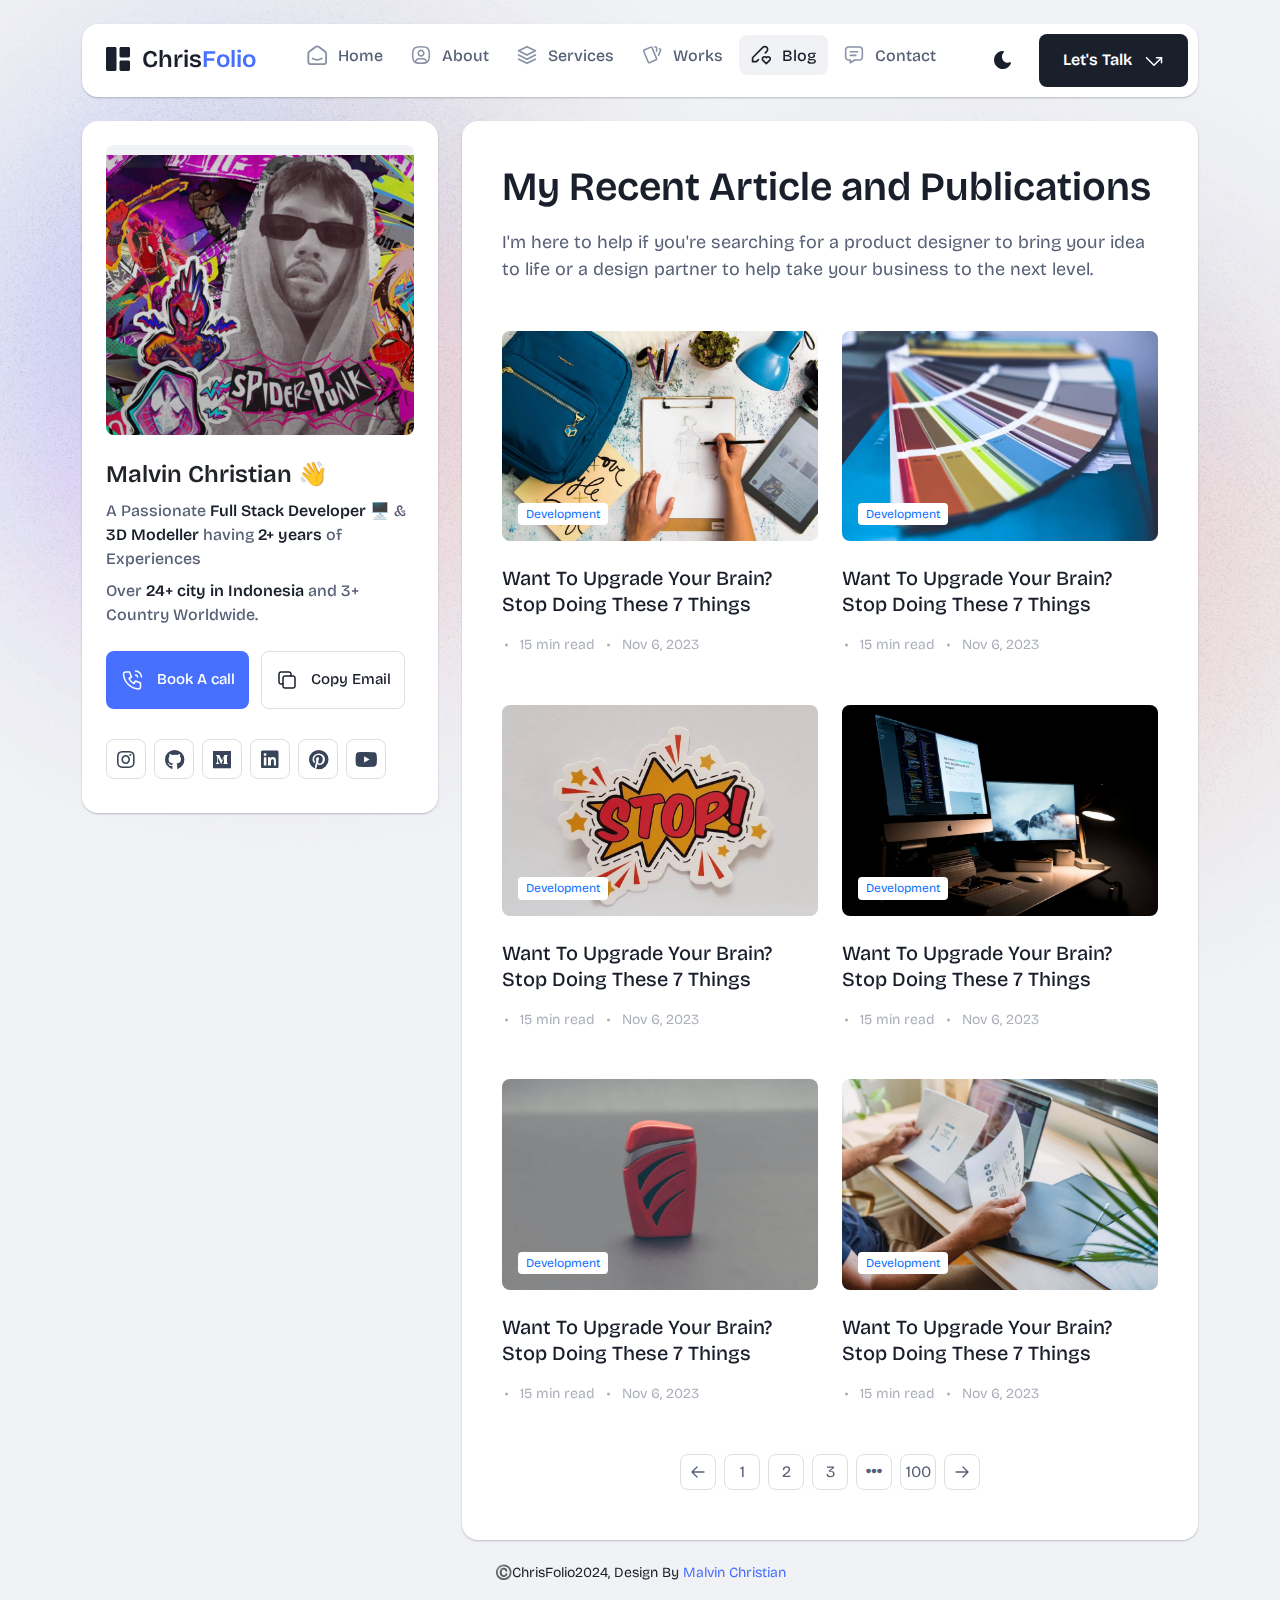
<file: blog.html>
<!DOCTYPE html>
<html lang="en">

<head>
  <meta charset="UTF-8">
  <meta http-equiv="X-UA-Compatible" content="IE=edge">
  <title>Chrisfolio - Malvin Christian Personal Portofolio</title>
  <meta name="description" content="Bentofolio - Bootstrap Personal Portfolio Template">
  <meta name="viewport" content="width=device-width, initial-scale=1">

  <link rel="shortcut icon" type="image/x-icon" href="assets/img/favicon.svg">
  <!-- Place favicon.ico in the root directory -->

  <!-- CSS here -->
  <link rel="stylesheet" href="assets/css/bootstrap.min.css">
  <link rel="stylesheet" href="assets/fontawsome/css/all.min.css">
  <link rel="stylesheet" href="assets/fontawsome/css/fontawesome.min.css">
  <link rel="stylesheet" href="assets/css/slick.css">
  <link rel="stylesheet" href="assets/css/magnific-popup.css">
  <link rel="stylesheet" href="assets/css/style.css">
  <link rel="stylesheet" href="assets/css/responsive.css">
</head>

<body>
  <div id="page-content">
    <!-- header part start -->
    <header class="header-area">
      <nav class="navbar">
        <div class="container">
          <div class="menu-container">
            <div class="logo">
              <a class="navbar-brand me-0" href="index.html">
                <svg width="24" height="24" viewBox="0 0 24 24" fill="none" xmlns="http://www.w3.org/2000/svg">
                  <path
                    d="M0 1.5C0 1.10218 0.158035 0.720644 0.43934 0.43934C0.720644 0.158035 1.10218 0 1.5 0L9 0C9.39782 0 9.77936 0.158035 10.0607 0.43934C10.342 0.720644 10.5 1.10218 10.5 1.5V22.5C10.5 22.8978 10.342 23.2794 10.0607 23.5607C9.77936 23.842 9.39782 24 9 24H1.5C1.10218 24 0.720644 23.842 0.43934 23.5607C0.158035 23.2794 0 22.8978 0 22.5V1.5ZM13.5 1.5C13.5 1.10218 13.658 0.720644 13.9393 0.43934C14.2206 0.158035 14.6022 0 15 0L22.5 0C22.8978 0 23.2794 0.158035 23.5607 0.43934C23.842 0.720644 24 1.10218 24 1.5V9C24 9.39782 23.842 9.77936 23.5607 10.0607C23.2794 10.342 22.8978 10.5 22.5 10.5H15C14.6022 10.5 14.2206 10.342 13.9393 10.0607C13.658 9.77936 13.5 9.39782 13.5 9V1.5ZM13.5 15C13.5 14.6022 13.658 14.2206 13.9393 13.9393C14.2206 13.658 14.6022 13.5 15 13.5H22.5C22.8978 13.5 23.2794 13.658 23.5607 13.9393C23.842 14.2206 24 14.6022 24 15V22.5C24 22.8978 23.842 23.2794 23.5607 23.5607C23.2794 23.842 22.8978 24 22.5 24H15C14.6022 24 14.2206 23.842 13.9393 23.5607C13.658 23.2794 13.5 22.8978 13.5 22.5V15Z"
                    class="logo-icon" />
                </svg>
                <span>Chris<span class="primary">Folio</span></span>
              </a>
            </div>
            <div class="navbar-main d-flex flex-grow-1">
              <div class="logo inner-logo d-block d-xl-none">
                <a class="navbar-brand me-0" href="index.html">
                  <svg width="24" height="24" viewBox="0 0 24 24" fill="none" xmlns="http://www.w3.org/2000/svg">
                    <path
                      d="M0 1.5C0 1.10218 0.158035 0.720644 0.43934 0.43934C0.720644 0.158035 1.10218 0 1.5 0L9 0C9.39782 0 9.77936 0.158035 10.0607 0.43934C10.342 0.720644 10.5 1.10218 10.5 1.5V22.5C10.5 22.8978 10.342 23.2794 10.0607 23.5607C9.77936 23.842 9.39782 24 9 24H1.5C1.10218 24 0.720644 23.842 0.43934 23.5607C0.158035 23.2794 0 22.8978 0 22.5V1.5ZM13.5 1.5C13.5 1.10218 13.658 0.720644 13.9393 0.43934C14.2206 0.158035 14.6022 0 15 0L22.5 0C22.8978 0 23.2794 0.158035 23.5607 0.43934C23.842 0.720644 24 1.10218 24 1.5V9C24 9.39782 23.842 9.77936 23.5607 10.0607C23.2794 10.342 22.8978 10.5 22.5 10.5H15C14.6022 10.5 14.2206 10.342 13.9393 10.0607C13.658 9.77936 13.5 9.39782 13.5 9V1.5ZM13.5 15C13.5 14.6022 13.658 14.2206 13.9393 13.9393C14.2206 13.658 14.6022 13.5 15 13.5H22.5C22.8978 13.5 23.2794 13.658 23.5607 13.9393C23.842 14.2206 24 14.6022 24 15V22.5C24 22.8978 23.842 23.2794 23.5607 23.5607C23.2794 23.842 22.8978 24 22.5 24H15C14.6022 24 14.2206 23.842 13.9393 23.5607C13.658 23.2794 13.5 22.8978 13.5 22.5V15Z"
                      class="logo-icon" />
                  </svg>
                  <span>Chris<span class="primary">Folio</span></span>
                </a>
              </div>
              <ul class="navbar-info mx-auto">
                <li class="nav-item">
                  <a class="nav-link" aria-current="page" href="index.html">
                    <svg class="nav-icon" viewBox="0 0 15 15" fill="none" xmlns="http://www.w3.org/2000/svg">
                      <path
                        d="M13.475 4.92481L9.03083 1.46814C8.64082 1.16473 8.1608 1 7.66667 1C7.17254 1 6.69251 1.16473 6.3025 1.46814L1.8575 4.92481C1.59037 5.13254 1.37424 5.39858 1.22563 5.7026C1.07701 6.00662 0.99984 6.34058 1 6.67897V12.679C1 13.121 1.17559 13.5449 1.48816 13.8575C1.80072 14.17 2.22464 14.3456 2.66667 14.3456H12.6667C13.1087 14.3456 13.5326 14.17 13.8452 13.8575C14.1577 13.5449 14.3333 13.121 14.3333 12.679V6.67897C14.3333 5.99314 14.0167 5.34564 13.475 4.92481Z"
                        stroke-width="1.4" stroke-linecap="round" stroke-linejoin="round" />
                      <path d="M10.9753 10.1665C9.13359 11.2773 6.14859 11.2773 4.30859 10.1665" stroke-width="1.4"
                        stroke-linecap="round" stroke-linejoin="round" />
                    </svg>

                    <span>Home</span>
                  </a>
                </li>
                <li class="nav-item">
                  <a class="nav-link" href="about.html">
                    <svg class="nav-icon" viewBox="0 0 18 18" fill="none" xmlns="http://www.w3.org/2000/svg">
                      <path
                        d="M9 9.8335C9.66304 9.8335 10.2989 9.5701 10.7678 9.10126C11.2366 8.63242 11.5 7.99654 11.5 7.3335C11.5 6.67045 11.2366 6.03457 10.7678 5.56573C10.2989 5.09689 9.66304 4.8335 9 4.8335C8.33696 4.8335 7.70107 5.09689 7.23223 5.56573C6.76339 6.03457 6.5 6.67045 6.5 7.3335C6.5 7.99654 6.76339 8.63242 7.23223 9.10126C7.70107 9.5701 8.33696 9.8335 9 9.8335Z"
                        stroke-width="1.4" stroke-linecap="round" stroke-linejoin="round" />
                      <path
                        d="M9 1.5C15 1.5 16.5 3 16.5 9C16.5 15 15 16.5 9 16.5C3 16.5 1.5 15 1.5 9C1.5 3 3 1.5 9 1.5Z"
                        stroke-width="1.4" stroke-linecap="round" stroke-linejoin="round" />
                      <path
                        d="M4 15.7085V15.6668C4 14.7828 4.35119 13.9349 4.97631 13.3098C5.60143 12.6847 6.44928 12.3335 7.33333 12.3335H10.6667C11.5507 12.3335 12.3986 12.6847 13.0237 13.3098C13.6488 13.9349 14 14.7828 14 15.6668V15.7085"
                        stroke-width="1.4" stroke-linecap="round" stroke-linejoin="round" />
                    </svg>
                    About
                  </a>
                </li>
                <li class="nav-item">
                  <a class="nav-link" href="services.html">
                    <svg class="nav-icon" viewBox="0 0 16 16" fill="none" xmlns="http://www.w3.org/2000/svg">
                      <path d="M7.99967 1.3335L1.33301 4.66683L7.99967 8.00016L14.6663 4.66683L7.99967 1.3335Z"
                        stroke-width="1.4" stroke-linecap="round" stroke-linejoin="round" />
                      <path d="M1.33301 8L7.99967 11.3333L14.6663 8" stroke-width="1.4" stroke-linecap="round"
                        stroke-linejoin="round" />
                      <path d="M1.33301 11.3335L7.99967 14.6668L14.6663 11.3335" stroke-width="1.4"
                        stroke-linecap="round" stroke-linejoin="round" />
                    </svg>
                    Services
                  </a>
                </li>
                <li class="nav-item">
                  <a class="nav-link" href="portfolio.html">
                    <svg class="nav-icon" viewBox="0 0 18 17" fill="none" xmlns="http://www.w3.org/2000/svg">
                      <path
                        d="M2.00326 3.99733L7.95159 1.40649C8.04974 1.36442 8.15533 1.34243 8.26212 1.34181C8.3689 1.34119 8.47473 1.36196 8.57337 1.40289C8.67201 1.44382 8.76145 1.50408 8.83642 1.58013C8.9114 1.65617 8.97039 1.74646 9.00992 1.84566L13.1133 11.764C13.1985 11.9651 13.2014 12.1917 13.1213 12.3949C13.0412 12.5982 12.8845 12.7618 12.6849 12.8507L6.73742 15.4415C6.63922 15.4837 6.53356 15.5058 6.42668 15.5065C6.3198 15.5072 6.21387 15.4864 6.11514 15.4455C6.0164 15.4046 5.92688 15.3442 5.85184 15.2681C5.7768 15.192 5.71778 15.1016 5.67826 15.0023L1.57492 5.08316C1.48963 4.88204 1.48673 4.65546 1.56684 4.45222C1.64696 4.24898 1.80367 4.08616 2.00326 3.99733Z"
                        stroke-width="1.4" stroke-linecap="round" stroke-linejoin="round" />
                      <path
                        d="M11.5 1.3335H12.3333C12.5543 1.3335 12.7663 1.42129 12.9226 1.57757C13.0789 1.73385 13.1667 1.94582 13.1667 2.16683V5.0835"
                        stroke-width="1.4" stroke-linecap="round" stroke-linejoin="round" />
                      <path
                        d="M15.6663 3C15.8863 3.09333 16.0997 3.18083 16.3063 3.2625C16.5098 3.34882 16.6706 3.51241 16.7534 3.71729C16.8362 3.92217 16.8343 4.15155 16.748 4.355L14.833 8.83334"
                        stroke-width="1.4" stroke-linecap="round" stroke-linejoin="round" />
                    </svg>
                    Works
                  </a>
                </li>
                <li class="nav-item">
                  <a class="nav-link active" href="blog.html">
                    <svg class="nav-icon" viewBox="0 0 17 16" fill="none" xmlns="http://www.w3.org/2000/svg">
                      <path
                        d="M12.1663 6.16676L13.4163 4.91676C13.6352 4.69789 13.8088 4.43805 13.9273 4.15208C14.0457 3.86612 14.1067 3.55962 14.1067 3.25009C14.1067 2.94056 14.0457 2.63406 13.9273 2.3481C13.8088 2.06213 13.6352 1.80229 13.4163 1.58342C13.1975 1.36455 12.9376 1.19094 12.6517 1.07248C12.3657 0.954033 12.0592 0.893066 11.7497 0.893066C11.4401 0.893066 11.1336 0.954033 10.8477 1.07248C10.5617 1.19094 10.3019 1.36455 10.083 1.58342L1.33301 10.3334V13.6668H4.66634L6.33301 12.0001"
                        stroke-width="1.4" stroke-linecap="round" stroke-linejoin="round" />
                      <path
                        d="M13.0004 15.3335L15.7921 12.5968C15.9633 12.4307 16.0995 12.232 16.1926 12.0124C16.2857 11.7927 16.3339 11.5567 16.3343 11.3181C16.3347 11.0796 16.2873 10.8434 16.1948 10.6235C16.1024 10.4035 15.9669 10.2044 15.7963 10.0377C15.448 9.69712 14.9806 9.50602 14.4935 9.50509C14.0065 9.50415 13.5383 9.69346 13.1888 10.0327L13.0021 10.216L12.8163 10.0327C12.4681 9.69237 12.0008 9.50143 11.5139 9.50049C11.0271 9.49956 10.5591 9.68871 10.2096 10.0277C10.0383 10.1937 9.9021 10.3924 9.80891 10.612C9.71572 10.8316 9.66746 11.0677 9.667 11.3062C9.66653 11.5447 9.71386 11.781 9.80619 12.0009C9.89853 12.2209 10.034 12.4201 10.2046 12.5868L13.0004 15.3335Z"
                        stroke-width="1.4" stroke-linecap="round" stroke-linejoin="round" />
                    </svg>
                    Blog
                  </a>
                </li>
                <li class="nav-item">
                  <a class="nav-link" href="contact.html">
                    <svg class="nav-icon" viewBox="0 0 18 17" fill="none" xmlns="http://www.w3.org/2000/svg">
                      <path d="M5.66699 5.5H12.3337" stroke-width="1.4" stroke-linecap="round"
                        stroke-linejoin="round" />
                      <path d="M5.66699 8.8335H10.667" stroke-width="1.4" stroke-linecap="round"
                        stroke-linejoin="round" />
                      <path
                        d="M14 1.3335C14.663 1.3335 15.2989 1.59689 15.7678 2.06573C16.2366 2.53457 16.5 3.17045 16.5 3.8335V10.5002C16.5 11.1632 16.2366 11.7991 15.7678 12.2679C15.2989 12.7368 14.663 13.0002 14 13.0002H9.83333L5.66667 15.5002V13.0002H4C3.33696 13.0002 2.70107 12.7368 2.23223 12.2679C1.76339 11.7991 1.5 11.1632 1.5 10.5002V3.8335C1.5 3.17045 1.76339 2.53457 2.23223 2.06573C2.70107 1.59689 3.33696 1.3335 4 1.3335H14Z"
                        stroke-width="1.4" stroke-linecap="round" stroke-linejoin="round" />
                    </svg>
                    Contact
                  </a>
                </li>
              </ul>
              <div class="header-right-info d-flex align-items-center">
                <button class="theme-control-btn">
                  <span class="dark">
                    <svg width="24" height="24" viewBox="0 0 24 24" fill="none" xmlns="http://www.w3.org/2000/svg">
                      <path
                        d="M11.8005 3C10.207 3.0003 8.64356 3.44286 7.27683 4.28049C5.91011 5.11811 4.79139 6.31937 4.04002 7.75612C3.28865 9.19288 2.93281 10.8112 3.01046 12.4386C3.08811 14.0659 3.59633 15.6411 4.48091 16.9963C5.3655 18.3514 6.59326 19.4356 8.03324 20.1333C9.47322 20.8309 11.0714 21.1157 12.6573 20.9574C14.2432 20.7991 15.7573 20.2036 17.0381 19.2344C18.319 18.2652 19.3185 16.9587 19.9301 15.4542C20.2302 14.7162 19.5111 13.9746 18.7875 14.2752C17.5475 14.7888 16.1706 14.8418 14.8963 14.425C13.622 14.0082 12.5308 13.1479 11.8126 11.9937C11.0943 10.8396 10.7943 9.4645 10.9648 8.10764C11.1353 6.75077 11.7655 5.49792 12.7458 4.5669L12.8136 4.4949C13.2986 3.9279 12.913 3.0072 12.1464 3.0072H11.9122L11.8524 3.0018L11.7996 3H11.8005Z"
                        fill="#1A1F2C" />
                    </svg>
                    <small class="theme-text d-block d-xl-none">Change appearance</small>
                  </span>
                  <span class="light">
                    <svg width="24" height="24" viewBox="0 0 24 24" fill="none" xmlns="http://www.w3.org/2000/svg">
                      <path
                        d="M12 19C12.2449 19 12.4813 19.09 12.6644 19.2527C12.8474 19.4155 12.9643 19.6397 12.993 19.883L13 20V21C12.9997 21.2549 12.9021 21.5 12.7272 21.6854C12.5522 21.8707 12.313 21.9822 12.0586 21.9972C11.8042 22.0121 11.5536 21.9293 11.3582 21.7657C11.1627 21.6021 11.0371 21.3701 11.007 21.117L11 21V20C11 19.7348 11.1054 19.4804 11.2929 19.2929C11.4804 19.1054 11.7348 19 12 19Z"
                        fill="#FD7E41" />
                      <path
                        d="M18.3127 16.9099L18.4067 16.9929L19.1067 17.6929C19.2861 17.8729 19.3902 18.1144 19.398 18.3683C19.4057 18.6223 19.3165 18.8697 19.1485 19.0602C18.9804 19.2508 18.7462 19.3702 18.4933 19.3943C18.2403 19.4184 17.9877 19.3454 17.7867 19.1899L17.6927 19.1069L16.9927 18.4069C16.8202 18.2347 16.7165 18.0053 16.7012 17.7619C16.6859 17.5186 16.76 17.278 16.9097 17.0855C17.0593 16.893 17.2741 16.7618 17.5137 16.7166C17.7533 16.6713 18.0012 16.7152 18.2107 16.8399L18.3127 16.9099Z"
                        fill="#FD7E41" />
                      <path
                        d="M7.00747 16.993C7.17965 17.1652 7.28308 17.3943 7.29836 17.6373C7.31364 17.8803 7.23972 18.1206 7.09047 18.313L7.00747 18.407L6.30747 19.107C6.12751 19.2863 5.88604 19.3905 5.63209 19.3982C5.37814 19.406 5.13076 19.3168 4.94019 19.1487C4.74963 18.9807 4.63017 18.7464 4.60607 18.4935C4.58198 18.2406 4.65506 17.988 4.81047 17.787L4.89347 17.693L5.59347 16.993C5.781 16.8055 6.03531 16.7002 6.30047 16.7002C6.56563 16.7002 6.81994 16.8055 7.00747 16.993Z"
                        fill="#FD7E41" />
                      <path
                        d="M3.99987 11C4.25475 11.0003 4.4999 11.0979 4.68524 11.2728C4.87057 11.4478 4.9821 11.687 4.99704 11.9414C5.01198 12.1958 4.92919 12.4464 4.7656 12.6418C4.60201 12.8373 4.36996 12.9629 4.11687 12.993L3.99987 13H2.99987C2.74499 12.9997 2.49984 12.9021 2.3145 12.7272C2.12916 12.5522 2.01763 12.313 2.0027 12.0586C1.98776 11.8042 2.07054 11.5536 2.23413 11.3582C2.39772 11.1627 2.62977 11.0371 2.88287 11.007L2.99987 11H3.99987Z"
                        fill="#FD7E41" />
                      <path
                        d="M20.9999 11C21.2547 11.0003 21.4999 11.0979 21.6852 11.2728C21.8706 11.4478 21.9821 11.687 21.997 11.9414C22.012 12.1958 21.9292 12.4464 21.7656 12.6418C21.602 12.8373 21.37 12.9629 21.1169 12.993L20.9999 13H19.9999C19.745 12.9997 19.4998 12.9021 19.3145 12.7272C19.1292 12.5522 19.0176 12.313 19.0027 12.0586C18.9878 11.8042 19.0705 11.5536 19.2341 11.3582C19.3977 11.1627 19.6298 11.0371 19.8829 11.007L19.9999 11H20.9999Z"
                        fill="#FD7E41" />
                      <path
                        d="M6.21264 4.80985L6.30664 4.89285L7.00664 5.59285C7.18599 5.77281 7.29011 6.01429 7.29787 6.26824C7.30562 6.52219 7.21642 6.76957 7.04839 6.96013C6.88036 7.1507 6.64609 7.27016 6.39316 7.29425C6.14024 7.31834 5.88763 7.24526 5.68664 7.08985L5.59264 7.00685L4.89264 6.30685C4.72073 6.13453 4.61757 5.90543 4.6025 5.66248C4.58744 5.41954 4.6615 5.17945 4.8108 4.98721C4.9601 4.79497 5.1744 4.66378 5.41351 4.61824C5.65262 4.57271 5.90013 4.61594 6.10964 4.73985L6.21264 4.80985Z"
                        fill="#FD7E41" />
                      <path
                        d="M19.1071 4.89288C19.2793 5.06508 19.3827 5.29418 19.398 5.5372C19.4132 5.78023 19.3393 6.02048 19.1901 6.21288L19.1071 6.30688L18.4071 7.00688C18.2271 7.18623 17.9856 7.29036 17.7317 7.29811C17.4777 7.30587 17.2304 7.21667 17.0398 7.04864C16.8492 6.8806 16.7298 6.64633 16.7057 6.39341C16.6816 6.14049 16.7547 5.88788 16.9101 5.68688L16.9931 5.59288L17.6931 4.89288C17.8806 4.70541 18.1349 4.6001 18.4001 4.6001C18.6652 4.6001 18.9196 4.70541 19.1071 4.89288Z"
                        fill="#FD7E41" />
                      <path
                        d="M12 2C12.2449 2.00003 12.4813 2.08996 12.6644 2.25272C12.8474 2.41547 12.9643 2.63975 12.993 2.883L13 3V4C12.9997 4.25488 12.9021 4.50003 12.7272 4.68537C12.5522 4.8707 12.313 4.98223 12.0586 4.99717C11.8042 5.01211 11.5536 4.92933 11.3582 4.76573C11.1627 4.60214 11.0371 4.3701 11.007 4.117L11 4V3C11 2.73478 11.1054 2.48043 11.2929 2.29289C11.4804 2.10536 11.7348 2 12 2Z"
                        fill="#FD7E41" />
                      <path
                        d="M12 7C12.9797 6.99994 13.9378 7.28769 14.7553 7.8275C15.5729 8.36731 16.2138 9.1354 16.5986 10.0364C16.9833 10.9373 17.0949 11.9315 16.9195 12.8953C16.7441 13.8592 16.2893 14.7502 15.6118 15.4579C14.9343 16.1655 14.0638 16.6585 13.1085 16.8756C12.1532 17.0928 11.1552 17.0245 10.2383 16.6793C9.3215 16.334 8.52629 15.7271 7.95146 14.9338C7.37663 14.1405 7.04752 13.1958 7.005 12.217L7 12L7.005 11.783C7.06092 10.4958 7.61161 9.27978 8.54222 8.38866C9.47284 7.49754 10.7115 7.00007 12 7Z"
                        fill="#FD7E41" />
                    </svg>
                    <small class="theme-text d-block d-xl-none">Change appearance</small>
                  </span>
                </button>
                <a href="contact.html" class="lets-talk-btn">
                  Let's Talk
                  <svg class="icon" width="20" height="20" viewBox="0 0 20 20" fill="none"
                    xmlns="http://www.w3.org/2000/svg">
                    <path d="M17.5 11.6665V6.6665H12.5" stroke="white" stroke-width="1.5" stroke-linecap="round"
                      stroke-linejoin="round" />
                    <path d="M17.5 6.6665L10 14.1665L2.5 6.6665" stroke="white" stroke-width="1.5"
                      stroke-linecap="round" stroke-linejoin="round" />
                  </svg>
                </a>
              </div>
            </div>
            <div class="mobile-menu-overlay d-block d-lg-none"></div>
            <div class="mobile-menu-control-bar d-block d-xl-none">
              <button class="mobile-menu-control-bar">
                <i class="fas fa-bars"></i>
              </button>
            </div>
          </div>
        </div>
      </nav>
    </header>
    <!-- header part end -->

    <!-- main area part start -->
    <main>

      <section class="content-box-area mt-4">
        <div class="container">
          <div class="row g-4">
            <div class="col-xl-4">
              <div class="card profile-card">
                <div class="card-body">
                  <div class="image text-center">
                    <img src="assets/img/images/profile.png" alt="profile">
                  </div>
                  <div class="text">
                    <h3 class="card-title">Malvin Christian 👋</h3>
                    <p>A Passionate <span>Full Stack Developer</span> 🖥️ & <span>3D Modeller</span> having <span>2+ years</span> of Experiences</p>
                    <p>Over <span>24+ city in Indonesia</span> and 3+ Country Worldwide.</p>
                    <div class="common-button-groups">
                      <a class="btn btn-call" href="blog.html#">
                        <svg class="icon" width="25" height="24" viewBox="0 0 25 24" fill="none"
                          xmlns="http://www.w3.org/2000/svg">
                          <path
                            d="M5.5 4H9.5L11.5 9L9 10.5C10.071 12.6715 11.8285 14.429 14 15.5L15.5 13L20.5 15V19C20.5 19.5304 20.2893 20.0391 19.9142 20.4142C19.5391 20.7893 19.0304 21 18.5 21C14.5993 20.763 10.9202 19.1065 8.15683 16.3432C5.3935 13.5798 3.73705 9.90074 3.5 6C3.5 5.46957 3.71071 4.96086 4.08579 4.58579C4.46086 4.21071 4.96957 4 5.5 4Z"
                            stroke="white" stroke-width="1.5" stroke-linecap="round" stroke-linejoin="round" />
                          <path
                            d="M15.5 7C16.0304 7 16.5391 7.21071 16.9142 7.58579C17.2893 7.96086 17.5 8.46957 17.5 9"
                            stroke="white" stroke-width="1.5" stroke-linecap="round" stroke-linejoin="round" />
                          <path d="M15.5 3C17.0913 3 18.6174 3.63214 19.7426 4.75736C20.8679 5.88258 21.5 7.4087 21.5 9"
                            stroke="white" stroke-width="1.5" stroke-linecap="round" stroke-linejoin="round" />
                        </svg>
                        Book A call
                      </a>
                      <button class="btn btn-copy" data-clipboard-text="example@example.com">
                        <svg class="icon" width="24" height="24" viewBox="0 0 24 24" fill="none"
                          xmlns="http://www.w3.org/2000/svg">
                          <path
                            d="M8 10C8 9.46957 8.21071 8.96086 8.58579 8.58579C8.96086 8.21071 9.46957 8 10 8H18C18.5304 8 19.0391 8.21071 19.4142 8.58579C19.7893 8.96086 20 9.46957 20 10V18C20 18.5304 19.7893 19.0391 19.4142 19.4142C19.0391 19.7893 18.5304 20 18 20H10C9.46957 20 8.96086 19.7893 8.58579 19.4142C8.21071 19.0391 8 18.5304 8 18V10Z"
                            stroke-width="1.5" stroke-linecap="round" stroke-linejoin="round" />
                          <path
                            d="M16 8V6C16 5.46957 15.7893 4.96086 15.4142 4.58579C15.0391 4.21071 14.5304 4 14 4H6C5.46957 4 4.96086 4.21071 4.58579 4.58579C4.21071 4.96086 4 5.46957 4 6V14C4 14.5304 4.21071 15.0391 4.58579 15.4142C4.96086 15.7893 5.46957 16 6 16H8"
                            stroke-width="1.5" stroke-linecap="round" stroke-linejoin="round" />
                        </svg>
                        Copy Email
                      </button>
                    </div>
                    <div class="social-media-icon">
                      <ul class="list-unstyled">
                        <li><a href="https://www.instagram.com/vinnchris_"><i class="fab fa-instagram"></i></a></li>
                        <li><a href="https://github.com/vinnchris"><i class="fab fa-github"></i></a></li>
                        <li><a href="about.html#"><i class="fab fa-medium"></i></a></li>
                        <li><a href="https://linkedin.com/in/christian-malvin"><i class="fab fa-linkedin"></i></a></li>
                        <li><a href="https://pin.it/1jHnVrw0S"><i class="fab fa-pinterest"></i></a></li>
                        <li><a href="about.html#"><i class="fab fa-youtube"></i></a></li>
                      </ul>
                    </div>
                  </div>
                </div>
              </div>
            </div>
            <div class="col-xl-8">
              <div class="card content-box-card">
                <div class="card-body portfolio-card">
                  <div class="top-info">
                    <div class="text">
                      <h1 class="main-title">My Recent Article and Publications</h1>
                      <p>I'm here to help if you're searching for a product designer to bring your idea to life or a
                        design partner to help take your business to the next level.</p>
                    </div>
                  </div>
                  <div class="article-publications article-area">
                    <div class="article-publications-main">
                      <div class="row">
                        <div class="col-xl-6 col-lg-4 col-md-6">
                          <div class="article-publications-item">
                            <div class="image">
                              <a href="article.html" class="d-block w-100">
                                <img src="assets/img/blog/blog-img-1.jpg" alt="blog-img-1" class="img-fluid w-100">
                              </a>
                              <a href="article.html" class="tags">Development</a>
                            </div>
                            <div class="text">
                              <a href="article.html" class="title">Want To Upgrade Your Brain? Stop Doing These 7
                                Things</a>
                              <ul class="list-unstyled">
                                <li>15 min read</li>
                                <li>Nov 6, 2023</li>
                              </ul>
                            </div>
                          </div>
                        </div>
                        <div class="col-xl-6 col-lg-4 col-md-6">
                          <div class="article-publications-item">
                            <div class="image">
                              <a href="article.html" class="d-block w-100">
                                <img src="assets/img/blog/blog-img-2.jpg" alt="blog-img-2" class="img-fluid w-100">
                              </a>
                              <a href="article.html" class="tags">Development</a>
                            </div>
                            <div class="text">
                              <a href="article.html" class="title">Want To Upgrade Your Brain? Stop Doing These 7
                                Things</a>
                              <ul class="list-unstyled">
                                <li>15 min read</li>
                                <li>Nov 6, 2023</li>
                              </ul>
                            </div>
                          </div>
                        </div>
                        <div class="col-xl-6 col-lg-4 col-md-6">
                          <div class="article-publications-item">
                            <div class="image">
                              <a href="article.html" class="d-block w-100">
                                <img src="assets/img/blog/blog-img-3.jpg" alt="blog-img-3" class="img-fluid w-100">
                              </a>
                              <a href="article.html" class="tags">Development</a>
                            </div>
                            <div class="text">
                              <a href="article.html" class="title">Want To Upgrade Your Brain? Stop Doing These 7
                                Things</a>
                              <ul class="list-unstyled">
                                <li>15 min read</li>
                                <li>Nov 6, 2023</li>
                              </ul>
                            </div>
                          </div>
                        </div>
                        <div class="col-xl-6 col-lg-4 col-md-6">
                          <div class="article-publications-item">
                            <div class="image">
                              <a href="article.html" class="d-block w-100">
                                <img src="assets/img/blog/blog-img-4.jpg" alt="blog-img-4" class="img-fluid w-100">
                              </a>
                              <a href="article.html" class="tags">Development</a>
                            </div>
                            <div class="text">
                              <a href="article.html" class="title">Want To Upgrade Your Brain? Stop Doing These 7
                                Things</a>
                              <ul class="list-unstyled">
                                <li>15 min read</li>
                                <li>Nov 6, 2023</li>
                              </ul>
                            </div>
                          </div>
                        </div>
                        <div class="col-xl-6 col-lg-4 col-md-6">
                          <div class="article-publications-item">
                            <div class="image">
                              <a href="article.html" class="d-block w-100">
                                <img src="assets/img/blog/blog-img-5.jpg" alt="blog-img-5" class="img-fluid w-100">
                              </a>
                              <a href="article.html" class="tags">Development</a>
                            </div>
                            <div class="text">
                              <a href="article.html" class="title">Want To Upgrade Your Brain? Stop Doing These 7
                                Things</a>
                              <ul class="list-unstyled">
                                <li>15 min read</li>
                                <li>Nov 6, 2023</li>
                              </ul>
                            </div>
                          </div>
                        </div>
                        <div class="col-xl-6 col-lg-4 col-md-6">
                          <div class="article-publications-item">
                            <div class="image">
                              <a href="article.html" class="d-block w-100">
                                <img src="assets/img/blog/blog-img-6.jpg" alt="blog-img-6" class="img-fluid w-100">
                              </a>
                              <a href="article.html" class="tags">Development</a>
                            </div>
                            <div class="text">
                              <a href="article.html" class="title">Want To Upgrade Your Brain? Stop Doing These 7
                                Things</a>
                              <ul class="list-unstyled">
                                <li>15 min read</li>
                                <li>Nov 6, 2023</li>
                              </ul>
                            </div>
                          </div>
                        </div>
                      </div>
                    </div>
                  </div>
                  <div class="pagination">
                    <ul class="list-unstyled">
                      <li class="prev">
                        <button>
                          <svg class="icon" xmlns="http://www.w3.org/2000/svg" fill="none" viewBox="0 0 24 24"
                            stroke-width="2" stroke="currentColor">
                            <path stroke-linecap="round" stroke-linejoin="round"
                              d="M10.5 19.5 3 12m0 0 7.5-7.5M3 12h18">
                            </path>
                          </svg>
                        </button>
                      </li>
                      <li><button>1</button></li>
                      <li><button>2</button></li>
                      <li><button>3</button></li>
                      <li>
                        <button class="next-page-btn">
                          <span class="dots"><i class="fas fa-ellipsis-h"></i></span>
                          <span class="next-page">
                            <svg class="icon icon-arrow-right" xmlns="http://www.w3.org/2000/svg" width="24" height="24"
                              viewBox="0 0 24 24" fill="none" stroke="currentColor" stroke-width="2"
                              stroke-linecap="round" stroke-linejoin="round">
                              <path d="m6 17 5-5-5-5"></path>
                              <path d="m13 17 5-5-5-5"></path>
                            </svg>
                          </span>
                          <span class="next-page-number">Next 4 pages</span>
                        </button>
                      </li>
                      <li><button>100</button></li>
                      <li class="next">
                        <button>
                          <svg class="icon" xmlns="http://www.w3.org/2000/svg" fill="none" viewBox="0 0 24 24"
                            stroke-width="2" stroke="currentColor">
                            <path stroke-linecap="round" stroke-linejoin="round"
                              d="M13.5 4.5 21 12m0 0-7.5 7.5M21 12H3">
                            </path>
                          </svg>
                        </button>
                      </li>
                    </ul>
                  </div>
                </div>
              </div>
            </div>
          </div>
        </div>
      </section>

      <!-- background shape area start -->
      <div class="background-shapes">
        <div class="shape-1 common-shape">
          <img src="assets/img/bg/banner-shape-1.png" alt="banner-shape-1">
        </div>
        <div class="shape-2 common-shape">
          <img src="assets/img/bg/banner-shape-1.png" alt="banner-shape-1">
        </div>
        <div class="threed-shape-1 move-with-cursor" data-value="1">
          <img src="assets/img/bg/object-3d-1.png" alt="object-3d-1">
        </div>
        <div class="threed-shape-2 move-with-cursor" data-value="1">
          <img src="assets/img/bg/object-3d-2.png" alt="object-3d-2">
        </div>
      </div>
      <!-- background shape area end -->
    </main>
    <!-- main area part end -->

    <!-- footer part start -->
    <footer class="footer-area">
      <div class="container">
        <div class="text text-center">
          <p>©️ChrisFolio2024, Design By <a href="https://www.instagram.com/vinnchris_">Malvin Christian</a></p>
        </div>
      </div>
    </footer>
    <!-- footer part end -->
  </div>

  <!-- JS here -->
  <script src="assets/js/vendor/jquery-3.6.0.min.js"></script>
  <script src="assets/js/bootstrap.bundle.min.js"></script>
  <script src="assets/js/jquery.magnific-popup.min.js"></script>
  <script src="assets/js/ajax-form.js"></script>
  <script src="assets/js/clipboard.min.js"></script>
  <script src="assets/js/slick.min.js"></script>
  <script src="assets/js/script.js"></script>
</body>


</html>
</file>
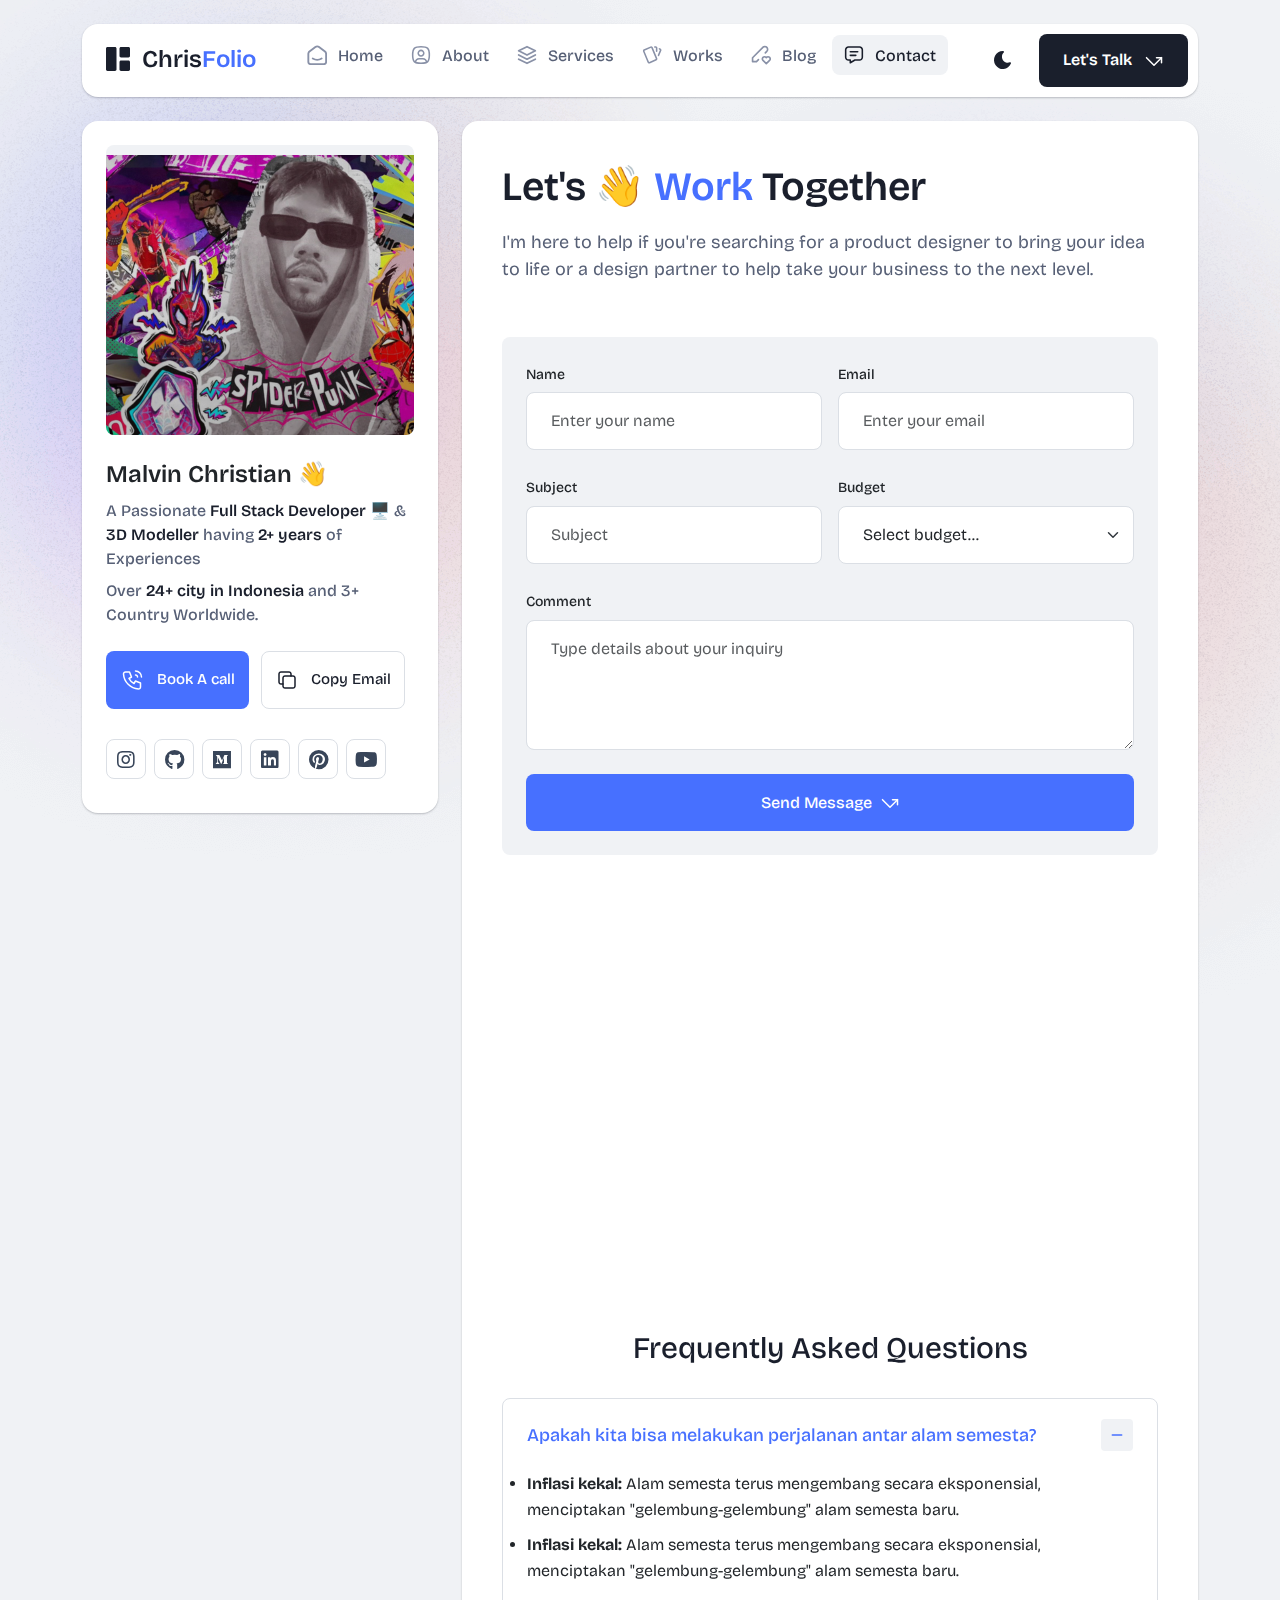
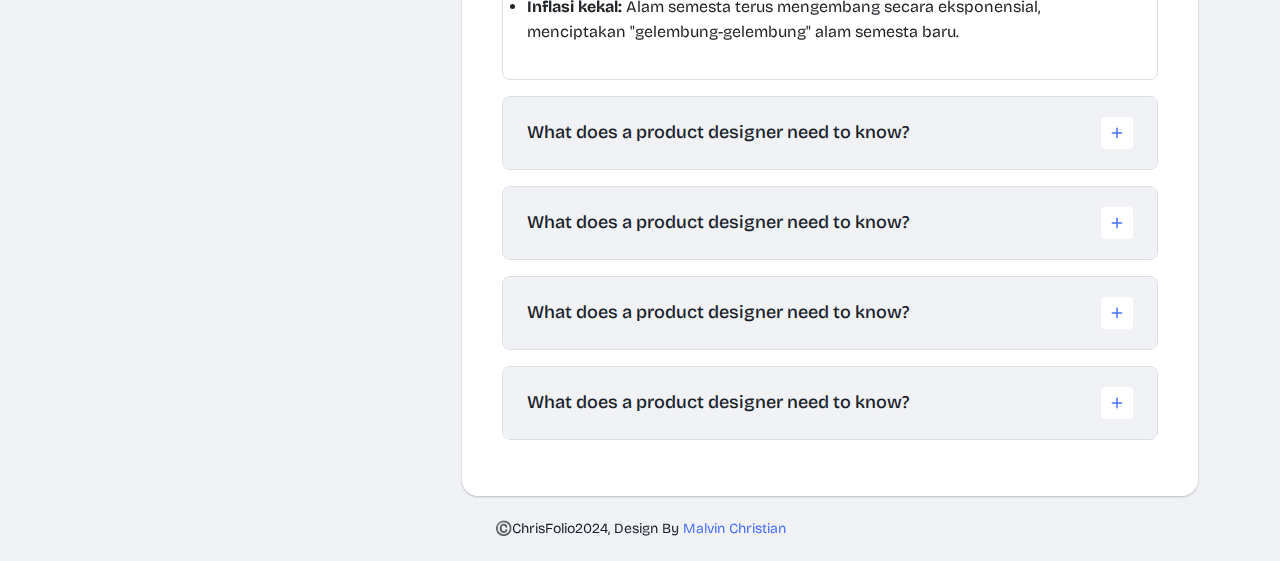
<file: contact.html>
<!DOCTYPE html>
<html lang="en">

<head>
  <meta charset="UTF-8">
  <meta http-equiv="X-UA-Compatible" content="IE=edge">
  <title>Chrisfolio - Malvin Christian Personal Portofolio</title>
  <meta name="description" content="Bentofolio - Bootstrap Personal Portfolio Template">
  <meta name="viewport" content="width=device-width, initial-scale=1">

  <link rel="shortcut icon" type="image/x-icon" href="assets/img/favicon.svg">
  <!-- Place favicon.ico in the root directory -->

  <!-- CSS here -->
  <link rel="stylesheet" href="assets/css/bootstrap.min.css">
  <link rel="stylesheet" href="assets/fontawsome/css/all.min.css">
  <link rel="stylesheet" href="assets/fontawsome/css/fontawesome.min.css">
  <link rel="stylesheet" href="assets/css/slick.css">
  <link rel="stylesheet" href="assets/css/magnific-popup.css">
  <link rel="stylesheet" href="assets/css/style.css">
  <link rel="stylesheet" href="assets/css/responsive.css">
</head>

<body>
  <div id="page-content">
    <!-- header part start -->
    <header class="header-area">
      <nav class="navbar">
        <div class="container">
          <div class="menu-container">
            <div class="logo">
              <a class="navbar-brand me-0" href="index.html">
                <svg width="24" height="24" viewBox="0 0 24 24" fill="none" xmlns="http://www.w3.org/2000/svg">
                  <path
                    d="M0 1.5C0 1.10218 0.158035 0.720644 0.43934 0.43934C0.720644 0.158035 1.10218 0 1.5 0L9 0C9.39782 0 9.77936 0.158035 10.0607 0.43934C10.342 0.720644 10.5 1.10218 10.5 1.5V22.5C10.5 22.8978 10.342 23.2794 10.0607 23.5607C9.77936 23.842 9.39782 24 9 24H1.5C1.10218 24 0.720644 23.842 0.43934 23.5607C0.158035 23.2794 0 22.8978 0 22.5V1.5ZM13.5 1.5C13.5 1.10218 13.658 0.720644 13.9393 0.43934C14.2206 0.158035 14.6022 0 15 0L22.5 0C22.8978 0 23.2794 0.158035 23.5607 0.43934C23.842 0.720644 24 1.10218 24 1.5V9C24 9.39782 23.842 9.77936 23.5607 10.0607C23.2794 10.342 22.8978 10.5 22.5 10.5H15C14.6022 10.5 14.2206 10.342 13.9393 10.0607C13.658 9.77936 13.5 9.39782 13.5 9V1.5ZM13.5 15C13.5 14.6022 13.658 14.2206 13.9393 13.9393C14.2206 13.658 14.6022 13.5 15 13.5H22.5C22.8978 13.5 23.2794 13.658 23.5607 13.9393C23.842 14.2206 24 14.6022 24 15V22.5C24 22.8978 23.842 23.2794 23.5607 23.5607C23.2794 23.842 22.8978 24 22.5 24H15C14.6022 24 14.2206 23.842 13.9393 23.5607C13.658 23.2794 13.5 22.8978 13.5 22.5V15Z"
                    class="logo-icon" />
                </svg>
                <span>Chris<span class="primary">Folio</span></span>
              </a>
            </div>
            <div class="navbar-main d-flex flex-grow-1">
              <div class="logo inner-logo d-block d-xl-none">
                <a class="navbar-brand me-0" href="index.html">
                  <svg width="24" height="24" viewBox="0 0 24 24" fill="none" xmlns="http://www.w3.org/2000/svg">
                    <path
                      d="M0 1.5C0 1.10218 0.158035 0.720644 0.43934 0.43934C0.720644 0.158035 1.10218 0 1.5 0L9 0C9.39782 0 9.77936 0.158035 10.0607 0.43934C10.342 0.720644 10.5 1.10218 10.5 1.5V22.5C10.5 22.8978 10.342 23.2794 10.0607 23.5607C9.77936 23.842 9.39782 24 9 24H1.5C1.10218 24 0.720644 23.842 0.43934 23.5607C0.158035 23.2794 0 22.8978 0 22.5V1.5ZM13.5 1.5C13.5 1.10218 13.658 0.720644 13.9393 0.43934C14.2206 0.158035 14.6022 0 15 0L22.5 0C22.8978 0 23.2794 0.158035 23.5607 0.43934C23.842 0.720644 24 1.10218 24 1.5V9C24 9.39782 23.842 9.77936 23.5607 10.0607C23.2794 10.342 22.8978 10.5 22.5 10.5H15C14.6022 10.5 14.2206 10.342 13.9393 10.0607C13.658 9.77936 13.5 9.39782 13.5 9V1.5ZM13.5 15C13.5 14.6022 13.658 14.2206 13.9393 13.9393C14.2206 13.658 14.6022 13.5 15 13.5H22.5C22.8978 13.5 23.2794 13.658 23.5607 13.9393C23.842 14.2206 24 14.6022 24 15V22.5C24 22.8978 23.842 23.2794 23.5607 23.5607C23.2794 23.842 22.8978 24 22.5 24H15C14.6022 24 14.2206 23.842 13.9393 23.5607C13.658 23.2794 13.5 22.8978 13.5 22.5V15Z"
                      class="logo-icon" />
                  </svg>
                  <span>Chris<span class="primary">Folio</span></span>
                </a>
              </div>
              <ul class="navbar-info mx-auto">
                <li class="nav-item">
                  <a class="nav-link" aria-current="page" href="index.html">
                    <svg class="nav-icon" viewBox="0 0 15 15" fill="none" xmlns="http://www.w3.org/2000/svg">
                      <path
                        d="M13.475 4.92481L9.03083 1.46814C8.64082 1.16473 8.1608 1 7.66667 1C7.17254 1 6.69251 1.16473 6.3025 1.46814L1.8575 4.92481C1.59037 5.13254 1.37424 5.39858 1.22563 5.7026C1.07701 6.00662 0.99984 6.34058 1 6.67897V12.679C1 13.121 1.17559 13.5449 1.48816 13.8575C1.80072 14.17 2.22464 14.3456 2.66667 14.3456H12.6667C13.1087 14.3456 13.5326 14.17 13.8452 13.8575C14.1577 13.5449 14.3333 13.121 14.3333 12.679V6.67897C14.3333 5.99314 14.0167 5.34564 13.475 4.92481Z"
                        stroke-width="1.4" stroke-linecap="round" stroke-linejoin="round" />
                      <path d="M10.9753 10.1665C9.13359 11.2773 6.14859 11.2773 4.30859 10.1665" stroke-width="1.4"
                        stroke-linecap="round" stroke-linejoin="round" />
                    </svg>

                    <span>Home</span>
                  </a>
                </li>
                <li class="nav-item">
                  <a class="nav-link" href="about.html">
                    <svg class="nav-icon" viewBox="0 0 18 18" fill="none" xmlns="http://www.w3.org/2000/svg">
                      <path
                        d="M9 9.8335C9.66304 9.8335 10.2989 9.5701 10.7678 9.10126C11.2366 8.63242 11.5 7.99654 11.5 7.3335C11.5 6.67045 11.2366 6.03457 10.7678 5.56573C10.2989 5.09689 9.66304 4.8335 9 4.8335C8.33696 4.8335 7.70107 5.09689 7.23223 5.56573C6.76339 6.03457 6.5 6.67045 6.5 7.3335C6.5 7.99654 6.76339 8.63242 7.23223 9.10126C7.70107 9.5701 8.33696 9.8335 9 9.8335Z"
                        stroke-width="1.4" stroke-linecap="round" stroke-linejoin="round" />
                      <path
                        d="M9 1.5C15 1.5 16.5 3 16.5 9C16.5 15 15 16.5 9 16.5C3 16.5 1.5 15 1.5 9C1.5 3 3 1.5 9 1.5Z"
                        stroke-width="1.4" stroke-linecap="round" stroke-linejoin="round" />
                      <path
                        d="M4 15.7085V15.6668C4 14.7828 4.35119 13.9349 4.97631 13.3098C5.60143 12.6847 6.44928 12.3335 7.33333 12.3335H10.6667C11.5507 12.3335 12.3986 12.6847 13.0237 13.3098C13.6488 13.9349 14 14.7828 14 15.6668V15.7085"
                        stroke-width="1.4" stroke-linecap="round" stroke-linejoin="round" />
                    </svg>
                    About
                  </a>
                </li>
                <li class="nav-item">
                  <a class="nav-link" href="services.html">
                    <svg class="nav-icon" viewBox="0 0 16 16" fill="none" xmlns="http://www.w3.org/2000/svg">
                      <path d="M7.99967 1.3335L1.33301 4.66683L7.99967 8.00016L14.6663 4.66683L7.99967 1.3335Z"
                        stroke-width="1.4" stroke-linecap="round" stroke-linejoin="round" />
                      <path d="M1.33301 8L7.99967 11.3333L14.6663 8" stroke-width="1.4" stroke-linecap="round"
                        stroke-linejoin="round" />
                      <path d="M1.33301 11.3335L7.99967 14.6668L14.6663 11.3335" stroke-width="1.4"
                        stroke-linecap="round" stroke-linejoin="round" />
                    </svg>
                    Services
                  </a>
                </li>
                <li class="nav-item">
                  <a class="nav-link" href="portfolio.html">
                    <svg class="nav-icon" viewBox="0 0 18 17" fill="none" xmlns="http://www.w3.org/2000/svg">
                      <path
                        d="M2.00326 3.99733L7.95159 1.40649C8.04974 1.36442 8.15533 1.34243 8.26212 1.34181C8.3689 1.34119 8.47473 1.36196 8.57337 1.40289C8.67201 1.44382 8.76145 1.50408 8.83642 1.58013C8.9114 1.65617 8.97039 1.74646 9.00992 1.84566L13.1133 11.764C13.1985 11.9651 13.2014 12.1917 13.1213 12.3949C13.0412 12.5982 12.8845 12.7618 12.6849 12.8507L6.73742 15.4415C6.63922 15.4837 6.53356 15.5058 6.42668 15.5065C6.3198 15.5072 6.21387 15.4864 6.11514 15.4455C6.0164 15.4046 5.92688 15.3442 5.85184 15.2681C5.7768 15.192 5.71778 15.1016 5.67826 15.0023L1.57492 5.08316C1.48963 4.88204 1.48673 4.65546 1.56684 4.45222C1.64696 4.24898 1.80367 4.08616 2.00326 3.99733Z"
                        stroke-width="1.4" stroke-linecap="round" stroke-linejoin="round" />
                      <path
                        d="M11.5 1.3335H12.3333C12.5543 1.3335 12.7663 1.42129 12.9226 1.57757C13.0789 1.73385 13.1667 1.94582 13.1667 2.16683V5.0835"
                        stroke-width="1.4" stroke-linecap="round" stroke-linejoin="round" />
                      <path
                        d="M15.6663 3C15.8863 3.09333 16.0997 3.18083 16.3063 3.2625C16.5098 3.34882 16.6706 3.51241 16.7534 3.71729C16.8362 3.92217 16.8343 4.15155 16.748 4.355L14.833 8.83334"
                        stroke-width="1.4" stroke-linecap="round" stroke-linejoin="round" />
                    </svg>
                    Works
                  </a>
                </li>
                <li class="nav-item">
                  <a class="nav-link" href="blog.html">
                    <svg class="nav-icon" viewBox="0 0 17 16" fill="none" xmlns="http://www.w3.org/2000/svg">
                      <path
                        d="M12.1663 6.16676L13.4163 4.91676C13.6352 4.69789 13.8088 4.43805 13.9273 4.15208C14.0457 3.86612 14.1067 3.55962 14.1067 3.25009C14.1067 2.94056 14.0457 2.63406 13.9273 2.3481C13.8088 2.06213 13.6352 1.80229 13.4163 1.58342C13.1975 1.36455 12.9376 1.19094 12.6517 1.07248C12.3657 0.954033 12.0592 0.893066 11.7497 0.893066C11.4401 0.893066 11.1336 0.954033 10.8477 1.07248C10.5617 1.19094 10.3019 1.36455 10.083 1.58342L1.33301 10.3334V13.6668H4.66634L6.33301 12.0001"
                        stroke-width="1.4" stroke-linecap="round" stroke-linejoin="round" />
                      <path
                        d="M13.0004 15.3335L15.7921 12.5968C15.9633 12.4307 16.0995 12.232 16.1926 12.0124C16.2857 11.7927 16.3339 11.5567 16.3343 11.3181C16.3347 11.0796 16.2873 10.8434 16.1948 10.6235C16.1024 10.4035 15.9669 10.2044 15.7963 10.0377C15.448 9.69712 14.9806 9.50602 14.4935 9.50509C14.0065 9.50415 13.5383 9.69346 13.1888 10.0327L13.0021 10.216L12.8163 10.0327C12.4681 9.69237 12.0008 9.50143 11.5139 9.50049C11.0271 9.49956 10.5591 9.68871 10.2096 10.0277C10.0383 10.1937 9.9021 10.3924 9.80891 10.612C9.71572 10.8316 9.66746 11.0677 9.667 11.3062C9.66653 11.5447 9.71386 11.781 9.80619 12.0009C9.89853 12.2209 10.034 12.4201 10.2046 12.5868L13.0004 15.3335Z"
                        stroke-width="1.4" stroke-linecap="round" stroke-linejoin="round" />
                    </svg>
                    Blog
                  </a>
                </li>
                <li class="nav-item">
                  <a class="nav-link active" href="contact.html">
                    <svg class="nav-icon" viewBox="0 0 18 17" fill="none" xmlns="http://www.w3.org/2000/svg">
                      <path d="M5.66699 5.5H12.3337" stroke-width="1.4" stroke-linecap="round"
                        stroke-linejoin="round" />
                      <path d="M5.66699 8.8335H10.667" stroke-width="1.4" stroke-linecap="round"
                        stroke-linejoin="round" />
                      <path
                        d="M14 1.3335C14.663 1.3335 15.2989 1.59689 15.7678 2.06573C16.2366 2.53457 16.5 3.17045 16.5 3.8335V10.5002C16.5 11.1632 16.2366 11.7991 15.7678 12.2679C15.2989 12.7368 14.663 13.0002 14 13.0002H9.83333L5.66667 15.5002V13.0002H4C3.33696 13.0002 2.70107 12.7368 2.23223 12.2679C1.76339 11.7991 1.5 11.1632 1.5 10.5002V3.8335C1.5 3.17045 1.76339 2.53457 2.23223 2.06573C2.70107 1.59689 3.33696 1.3335 4 1.3335H14Z"
                        stroke-width="1.4" stroke-linecap="round" stroke-linejoin="round" />
                    </svg>
                    Contact
                  </a>
                </li>
              </ul>
              <div class="header-right-info d-flex align-items-center">
                <button class="theme-control-btn">
                  <span class="dark">
                    <svg width="24" height="24" viewBox="0 0 24 24" fill="none" xmlns="http://www.w3.org/2000/svg">
                      <path
                        d="M11.8005 3C10.207 3.0003 8.64356 3.44286 7.27683 4.28049C5.91011 5.11811 4.79139 6.31937 4.04002 7.75612C3.28865 9.19288 2.93281 10.8112 3.01046 12.4386C3.08811 14.0659 3.59633 15.6411 4.48091 16.9963C5.3655 18.3514 6.59326 19.4356 8.03324 20.1333C9.47322 20.8309 11.0714 21.1157 12.6573 20.9574C14.2432 20.7991 15.7573 20.2036 17.0381 19.2344C18.319 18.2652 19.3185 16.9587 19.9301 15.4542C20.2302 14.7162 19.5111 13.9746 18.7875 14.2752C17.5475 14.7888 16.1706 14.8418 14.8963 14.425C13.622 14.0082 12.5308 13.1479 11.8126 11.9937C11.0943 10.8396 10.7943 9.4645 10.9648 8.10764C11.1353 6.75077 11.7655 5.49792 12.7458 4.5669L12.8136 4.4949C13.2986 3.9279 12.913 3.0072 12.1464 3.0072H11.9122L11.8524 3.0018L11.7996 3H11.8005Z"
                        fill="#1A1F2C" />
                    </svg>
                    <small class="theme-text d-block d-xl-none">Change appearance</small>
                  </span>
                  <span class="light">
                    <svg width="24" height="24" viewBox="0 0 24 24" fill="none" xmlns="http://www.w3.org/2000/svg">
                      <path
                        d="M12 19C12.2449 19 12.4813 19.09 12.6644 19.2527C12.8474 19.4155 12.9643 19.6397 12.993 19.883L13 20V21C12.9997 21.2549 12.9021 21.5 12.7272 21.6854C12.5522 21.8707 12.313 21.9822 12.0586 21.9972C11.8042 22.0121 11.5536 21.9293 11.3582 21.7657C11.1627 21.6021 11.0371 21.3701 11.007 21.117L11 21V20C11 19.7348 11.1054 19.4804 11.2929 19.2929C11.4804 19.1054 11.7348 19 12 19Z"
                        fill="#FD7E41" />
                      <path
                        d="M18.3127 16.9099L18.4067 16.9929L19.1067 17.6929C19.2861 17.8729 19.3902 18.1144 19.398 18.3683C19.4057 18.6223 19.3165 18.8697 19.1485 19.0602C18.9804 19.2508 18.7462 19.3702 18.4933 19.3943C18.2403 19.4184 17.9877 19.3454 17.7867 19.1899L17.6927 19.1069L16.9927 18.4069C16.8202 18.2347 16.7165 18.0053 16.7012 17.7619C16.6859 17.5186 16.76 17.278 16.9097 17.0855C17.0593 16.893 17.2741 16.7618 17.5137 16.7166C17.7533 16.6713 18.0012 16.7152 18.2107 16.8399L18.3127 16.9099Z"
                        fill="#FD7E41" />
                      <path
                        d="M7.00747 16.993C7.17965 17.1652 7.28308 17.3943 7.29836 17.6373C7.31364 17.8803 7.23972 18.1206 7.09047 18.313L7.00747 18.407L6.30747 19.107C6.12751 19.2863 5.88604 19.3905 5.63209 19.3982C5.37814 19.406 5.13076 19.3168 4.94019 19.1487C4.74963 18.9807 4.63017 18.7464 4.60607 18.4935C4.58198 18.2406 4.65506 17.988 4.81047 17.787L4.89347 17.693L5.59347 16.993C5.781 16.8055 6.03531 16.7002 6.30047 16.7002C6.56563 16.7002 6.81994 16.8055 7.00747 16.993Z"
                        fill="#FD7E41" />
                      <path
                        d="M3.99987 11C4.25475 11.0003 4.4999 11.0979 4.68524 11.2728C4.87057 11.4478 4.9821 11.687 4.99704 11.9414C5.01198 12.1958 4.92919 12.4464 4.7656 12.6418C4.60201 12.8373 4.36996 12.9629 4.11687 12.993L3.99987 13H2.99987C2.74499 12.9997 2.49984 12.9021 2.3145 12.7272C2.12916 12.5522 2.01763 12.313 2.0027 12.0586C1.98776 11.8042 2.07054 11.5536 2.23413 11.3582C2.39772 11.1627 2.62977 11.0371 2.88287 11.007L2.99987 11H3.99987Z"
                        fill="#FD7E41" />
                      <path
                        d="M20.9999 11C21.2547 11.0003 21.4999 11.0979 21.6852 11.2728C21.8706 11.4478 21.9821 11.687 21.997 11.9414C22.012 12.1958 21.9292 12.4464 21.7656 12.6418C21.602 12.8373 21.37 12.9629 21.1169 12.993L20.9999 13H19.9999C19.745 12.9997 19.4998 12.9021 19.3145 12.7272C19.1292 12.5522 19.0176 12.313 19.0027 12.0586C18.9878 11.8042 19.0705 11.5536 19.2341 11.3582C19.3977 11.1627 19.6298 11.0371 19.8829 11.007L19.9999 11H20.9999Z"
                        fill="#FD7E41" />
                      <path
                        d="M6.21264 4.80985L6.30664 4.89285L7.00664 5.59285C7.18599 5.77281 7.29011 6.01429 7.29787 6.26824C7.30562 6.52219 7.21642 6.76957 7.04839 6.96013C6.88036 7.1507 6.64609 7.27016 6.39316 7.29425C6.14024 7.31834 5.88763 7.24526 5.68664 7.08985L5.59264 7.00685L4.89264 6.30685C4.72073 6.13453 4.61757 5.90543 4.6025 5.66248C4.58744 5.41954 4.6615 5.17945 4.8108 4.98721C4.9601 4.79497 5.1744 4.66378 5.41351 4.61824C5.65262 4.57271 5.90013 4.61594 6.10964 4.73985L6.21264 4.80985Z"
                        fill="#FD7E41" />
                      <path
                        d="M19.1071 4.89288C19.2793 5.06508 19.3827 5.29418 19.398 5.5372C19.4132 5.78023 19.3393 6.02048 19.1901 6.21288L19.1071 6.30688L18.4071 7.00688C18.2271 7.18623 17.9856 7.29036 17.7317 7.29811C17.4777 7.30587 17.2304 7.21667 17.0398 7.04864C16.8492 6.8806 16.7298 6.64633 16.7057 6.39341C16.6816 6.14049 16.7547 5.88788 16.9101 5.68688L16.9931 5.59288L17.6931 4.89288C17.8806 4.70541 18.1349 4.6001 18.4001 4.6001C18.6652 4.6001 18.9196 4.70541 19.1071 4.89288Z"
                        fill="#FD7E41" />
                      <path
                        d="M12 2C12.2449 2.00003 12.4813 2.08996 12.6644 2.25272C12.8474 2.41547 12.9643 2.63975 12.993 2.883L13 3V4C12.9997 4.25488 12.9021 4.50003 12.7272 4.68537C12.5522 4.8707 12.313 4.98223 12.0586 4.99717C11.8042 5.01211 11.5536 4.92933 11.3582 4.76573C11.1627 4.60214 11.0371 4.3701 11.007 4.117L11 4V3C11 2.73478 11.1054 2.48043 11.2929 2.29289C11.4804 2.10536 11.7348 2 12 2Z"
                        fill="#FD7E41" />
                      <path
                        d="M12 7C12.9797 6.99994 13.9378 7.28769 14.7553 7.8275C15.5729 8.36731 16.2138 9.1354 16.5986 10.0364C16.9833 10.9373 17.0949 11.9315 16.9195 12.8953C16.7441 13.8592 16.2893 14.7502 15.6118 15.4579C14.9343 16.1655 14.0638 16.6585 13.1085 16.8756C12.1532 17.0928 11.1552 17.0245 10.2383 16.6793C9.3215 16.334 8.52629 15.7271 7.95146 14.9338C7.37663 14.1405 7.04752 13.1958 7.005 12.217L7 12L7.005 11.783C7.06092 10.4958 7.61161 9.27978 8.54222 8.38866C9.47284 7.49754 10.7115 7.00007 12 7Z"
                        fill="#FD7E41" />
                    </svg>
                    <small class="theme-text d-block d-xl-none">Change appearance</small>
                  </span>
                </button>
                <a href="contact.html" class="lets-talk-btn">
                  Let's Talk
                  <svg class="icon" width="20" height="20" viewBox="0 0 20 20" fill="none"
                    xmlns="http://www.w3.org/2000/svg">
                    <path d="M17.5 11.6665V6.6665H12.5" stroke="white" stroke-width="1.5" stroke-linecap="round"
                      stroke-linejoin="round" />
                    <path d="M17.5 6.6665L10 14.1665L2.5 6.6665" stroke="white" stroke-width="1.5"
                      stroke-linecap="round" stroke-linejoin="round" />
                  </svg>
                </a>
              </div>
            </div>
            <div class="mobile-menu-overlay d-block d-lg-none"></div>
            <div class="mobile-menu-control-bar d-block d-xl-none">
              <button class="mobile-menu-control-bar">
                <i class="fas fa-bars"></i>
              </button>
            </div>
          </div>
        </div>
      </nav>
    </header>
    <!-- header part end -->

    <!-- main area part start -->
    <main>

      <section class="content-box-area mt-4">
        <div class="container">
          <div class="row g-4">
            <div class="col-xl-4">
              <div class="card profile-card">
                <div class="card-body">
                  <div class="image text-center">
                    <img src="assets/img/images/profile.png" alt="profile">
                  </div>
                  <div class="text">
                    <h3 class="card-title">Malvin Christian 👋</h3>
                    <p>A Passionate <span>Full Stack Developer</span> 🖥️ & <span>3D Modeller</span> having <span>2+ years</span> of Experiences</p>
                    <p>Over <span>24+ city in Indonesia</span> and 3+ Country Worldwide.</p>
                    <div class="common-button-groups">
                      <a class="btn btn-call" href="contact.html#">
                        <svg class="icon" width="25" height="24" viewBox="0 0 25 24" fill="none"
                          xmlns="http://www.w3.org/2000/svg">
                          <path
                            d="M5.5 4H9.5L11.5 9L9 10.5C10.071 12.6715 11.8285 14.429 14 15.5L15.5 13L20.5 15V19C20.5 19.5304 20.2893 20.0391 19.9142 20.4142C19.5391 20.7893 19.0304 21 18.5 21C14.5993 20.763 10.9202 19.1065 8.15683 16.3432C5.3935 13.5798 3.73705 9.90074 3.5 6C3.5 5.46957 3.71071 4.96086 4.08579 4.58579C4.46086 4.21071 4.96957 4 5.5 4Z"
                            stroke="white" stroke-width="1.5" stroke-linecap="round" stroke-linejoin="round" />
                          <path
                            d="M15.5 7C16.0304 7 16.5391 7.21071 16.9142 7.58579C17.2893 7.96086 17.5 8.46957 17.5 9"
                            stroke="white" stroke-width="1.5" stroke-linecap="round" stroke-linejoin="round" />
                          <path d="M15.5 3C17.0913 3 18.6174 3.63214 19.7426 4.75736C20.8679 5.88258 21.5 7.4087 21.5 9"
                            stroke="white" stroke-width="1.5" stroke-linecap="round" stroke-linejoin="round" />
                        </svg>
                        Book A call
                      </a>
                      <button class="btn btn-copy" data-clipboard-text="example@example.com">
                        <svg class="icon" width="24" height="24" viewBox="0 0 24 24" fill="none"
                          xmlns="http://www.w3.org/2000/svg">
                          <path
                            d="M8 10C8 9.46957 8.21071 8.96086 8.58579 8.58579C8.96086 8.21071 9.46957 8 10 8H18C18.5304 8 19.0391 8.21071 19.4142 8.58579C19.7893 8.96086 20 9.46957 20 10V18C20 18.5304 19.7893 19.0391 19.4142 19.4142C19.0391 19.7893 18.5304 20 18 20H10C9.46957 20 8.96086 19.7893 8.58579 19.4142C8.21071 19.0391 8 18.5304 8 18V10Z"
                            stroke-width="1.5" stroke-linecap="round" stroke-linejoin="round" />
                          <path
                            d="M16 8V6C16 5.46957 15.7893 4.96086 15.4142 4.58579C15.0391 4.21071 14.5304 4 14 4H6C5.46957 4 4.96086 4.21071 4.58579 4.58579C4.21071 4.96086 4 5.46957 4 6V14C4 14.5304 4.21071 15.0391 4.58579 15.4142C4.96086 15.7893 5.46957 16 6 16H8"
                            stroke-width="1.5" stroke-linecap="round" stroke-linejoin="round" />
                        </svg>
                        Copy Email
                      </button>
                    </div>
                    <div class="social-media-icon">
                      <ul class="list-unstyled">
                        <li><a href="https://www.instagram.com/vinnchris_"><i class="fab fa-instagram"></i></a></li>
                        <li><a href="https://github.com/vinnchris"><i class="fab fa-github"></i></a></li>
                        <li><a href="about.html#"><i class="fab fa-medium"></i></a></li>
                        <li><a href="https://linkedin.com/in/christian-malvin"><i class="fab fa-linkedin"></i></a></li>
                        <li><a href="https://pin.it/1jHnVrw0S"><i class="fab fa-pinterest"></i></a></li>
                        <li><a href="about.html#"><i class="fab fa-youtube"></i></a></li>
                      </ul>
                    </div>
                  </div>
                </div>
              </div>
            </div>
            <div class="col-xl-8">
              <div class="card content-box-card">
                <div class="card-body portfolio-card contact-card">
                  <div class="top-info">
                    <div class="text">
                      <h1 class="main-title">Let's 👋 <span>Work</span> Together</h1>
                      <p>I'm here to help if you're searching for a product designer to bring your idea to life or a
                        design partner to help take your business to the next level.</p>
                    </div>
                  </div>
                  <div class="contact-area">
                    <div class="leave-comments-area">
                      <div class="comments-box">
                        <form id="contact-form" action="https://marveltheme.com/tf/html/bentofolio-html/assets/mail.php" method="POST">
                          <div class="row gx-3">
                            <div class="col-md-6">
                              <div class="mb-4">
                                <label class="form-label">Name</label>
                                <input name="name" required type="text" class="form-control shadow-none" placeholder="Enter your name">
                              </div>
                            </div>
                            <div class="col-md-6">
                              <div class="mb-4">
                                <label class="form-label">Email</label>
                                <input name="email" required type="email" class="form-control shadow-none" placeholder="Enter your email">
                              </div>
                            </div>
                            <div class="col-md-6">
                              <div class="mb-4">
                                <label class="form-label">Subject</label>
                                <input name="subject" required type="text" class="form-control shadow-none" placeholder="Subject">
                              </div>
                            </div>
                            <div class="col-md-6">
                              <div class="mb-4">
                                <label class="form-label">Budget</label>
                                <select name="budget" required class="form-select shadow-none">
                                  <option disabled selected>Select budget...</option>
                                  <option value="$5000">$5000</option>
                                  <option value="$5000 - $1000">$5000 - $10000</option>
                                  <option value="$10000 - $2000">$10000 - $20000</option>
                                  <option value="$20000">$20000+</option>
                                </select>
                              </div>
                            </div>
                            <div class="col-md-12">
                              <div class="mb-4">
                                <label class="form-label">Comment</label>
                                <textarea name="message" class="form-control shadow-none" rows="4"
                                  placeholder="Type details about your inquiry"></textarea>
                              </div>
                            </div>
                            <div class="col-md-12">
                              <button class="submit-btn" type="submit">
                                Send Message
                                <svg class="icon" width="20" height="20" viewBox="0 0 20 20" fill="none"
                                  xmlns="http://www.w3.org/2000/svg">
                                  <path d="M17.5 11.6665V6.6665H12.5" stroke="white" stroke-width="1.5"
                                    stroke-linecap="round" stroke-linejoin="round"></path>
                                  <path d="M17.5 6.6665L10 14.1665L2.5 6.6665" stroke="white" stroke-width="1.5"
                                    stroke-linecap="round" stroke-linejoin="round"></path>
                                </svg>
                              </button>
                            </div>
                          </div>
                        </form>
                        <p class="ajax-response mb-0"></p>
                      </div>
                    </div>
                    <div class="contact-map-area">
                      <iframe
                        src="https://www.google.com/maps/embed?pb=!1m18!1m12!1m3!1d193595.25280012016!2d-74.14448732737499!3d40.69763123331177!2m3!1f0!2f0!3f0!3m2!1i1024!2i768!4f13.1!3m3!1m2!1s0x89c24fa5d33f083b%3A0xc80b8f06e177fe62!2sNew%20York%2C%20NY%2C%20USA!5e0!3m2!1sen!2sbd!4v1711832776336!5m2!1sen!2sbd"
                        allowfullscreen="" loading="lazy" referrerpolicy="no-referrer-when-downgrade"></iframe>
                    </div>
                    <div class="frequently-asked-questions">
                      <h2 class="main-common-title">Frequently Asked Questions
                      </h2>
                      <div class="frequently-asked-questions-main">
                        <div class="accordion" id="accordionExample">
                          <div class="accordion-item">
                            <h4 class="accordion-header" id="headingOne">
                              <button class="accordion-button" type="button" data-bs-toggle="collapse"
                                data-bs-target="#collapseOne" aria-expanded="true" aria-controls="collapseOne">
                                Apakah kita bisa melakukan perjalanan antar alam semesta?
                                <span class="ms-auto">
                                  <span class="icon ms-4">
                                    <img class="icon-plus" src="assets/img/icons/plus.svg" alt="plus">
                                    <img class="icon-minus d-none" src="assets/img/icons/minus.svg" alt="minus">
                                  </span>
                                </span>
                              </button>
                            </h4>
                            <div id="collapseOne" class="accordion-collapse collapse show" aria-labelledby="headingOne"
                              data-bs-parent="#accordionExample">
                              <div class="accordion-body">
                                <p><strong><li>Inflasi kekal: </strong> Alam semesta terus mengembang secara eksponensial, menciptakan "gelembung-gelembung" alam semesta baru.</li></p>
                                <p><strong><li>Inflasi kekal: </strong> Alam semesta terus mengembang secara eksponensial, menciptakan "gelembung-gelembung" alam semesta baru.</li></p>
                                <p><strong><li>Inflasi kekal: </strong> Alam semesta terus mengembang secara eksponensial, menciptakan "gelembung-gelembung" alam semesta baru.</li></p>
                              </div>
                            </div>
                          </div>
                          <div class="accordion-item">
                            <h4 class="accordion-header" id="headingTwo">
                              <button class="accordion-button collapsed" type="button" data-bs-toggle="collapse"
                                data-bs-target="#collapseTwo" aria-expanded="false" aria-controls="collapseTwo">
                                What does a product designer need to know?
                                <span class="ms-auto">
                                  <span class="icon ms-4">
                                    <img class="icon-plus" src="assets/img/icons/plus.svg" alt="plus">
                                    <img class="icon-minus d-none" src="assets/img/icons/minus.svg" alt="minus">
                                  </span>
                                </span>
                              </button>
                            </h4>
                            <div id="collapseTwo" class="accordion-collapse collapse" aria-labelledby="headingTwo"
                              data-bs-parent="#accordionExample">
                              <div class="accordion-body">
                                <p>I'm here to help if you're searching for a product designer to bring your idea to
                                  life
                                  or
                                  a design partner to help take your business to the next level.</p>
                              </div>
                            </div>
                          </div>
                          <div class="accordion-item">
                            <h4 class="accordion-header" id="headingThree">
                              <button class="accordion-button collapsed" type="button" data-bs-toggle="collapse"
                                data-bs-target="#collapseThree" aria-expanded="false" aria-controls="collapseThree">
                                What does a product designer need to know?
                                <span class="ms-auto">
                                  <span class="icon ms-4">
                                    <img class="icon-plus" src="assets/img/icons/plus.svg" alt="plus">
                                    <img class="icon-minus d-none" src="assets/img/icons/minus.svg" alt="minus">
                                  </span>
                                </span>
                              </button>
                            </h4>
                            <div id="collapseThree" class="accordion-collapse collapse" aria-labelledby="headingThree"
                              data-bs-parent="#accordionExample">
                              <div class="accordion-body">
                                <p>I'm here to help if you're searching for a product designer to bring your idea to
                                  life
                                  or
                                  a design partner to help take your business to the next level.</p>
                              </div>
                            </div>
                          </div>
                          <div class="accordion-item">
                            <h4 class="accordion-header" id="headingFour">
                              <button class="accordion-button collapsed" type="button" data-bs-toggle="collapse"
                                data-bs-target="#collapseFour" aria-expanded="false" aria-controls="collapseFour">
                                What does a product designer need to know?
                                <span class="ms-auto">
                                  <span class="icon ms-4">
                                    <img class="icon-plus" src="assets/img/icons/plus.svg" alt="plus">
                                    <img class="icon-minus d-none" src="assets/img/icons/minus.svg" alt="minus">
                                  </span>
                                </span>
                              </button>
                            </h4>
                            <div id="collapseFour" class="accordion-collapse collapse" aria-labelledby="headingFour"
                              data-bs-parent="#accordionExample">
                              <div class="accordion-body">
                                <p>I'm here to help if you're searching for a product designer to bring your idea to
                                  life
                                  or
                                  a design partner to help take your business to the next level.</p>
                              </div>
                            </div>
                          </div>
                          <div class="accordion-item">
                            <h4 class="accordion-header" id="headingFive">
                              <button class="accordion-button collapsed" type="button" data-bs-toggle="collapse"
                                data-bs-target="#collapseFive" aria-expanded="false" aria-controls="collapseFive">
                                What does a product designer need to know?
                                <span class="ms-auto">
                                  <span class="icon ms-4">
                                    <img class="icon-plus" src="assets/img/icons/plus.svg" alt="plus">
                                    <img class="icon-minus d-none" src="assets/img/icons/minus.svg" alt="minus">
                                  </span>
                                </span>
                              </button>
                            </h4>
                            <div id="collapseFive" class="accordion-collapse collapse" aria-labelledby="headingFive"
                              data-bs-parent="#accordionExample">
                              <div class="accordion-body">
                                <p>I'm here to help if you're searching for a product designer to bring your idea to
                                  life
                                  or
                                  a design partner to help take your business to the next level.</p>
                              </div>
                            </div>
                          </div>
                        </div>
                      </div>
                    </div>
                  </div>
                </div>
              </div>
            </div>
          </div>
        </div>
      </section>

      <!-- background shape area start -->
      <div class="background-shapes">
        <div class="shape-1 common-shape">
          <img src="assets/img/bg/banner-shape-1.png" alt="banner-shape-1">
        </div>
        <div class="shape-2 common-shape">
          <img src="assets/img/bg/banner-shape-1.png" alt="banner-shape-1">
        </div>
        <div class="threed-shape-1 move-with-cursor" data-value="1">
          <img src="assets/img/bg/object-3d-1.png" alt="object-3d-1">
        </div>
        <div class="threed-shape-2 move-with-cursor" data-value="1">
          <img src="assets/img/bg/object-3d-2.png" alt="object-3d-2">
        </div>
      </div>
      <!-- background shape area end -->
    </main>
    <!-- main area part end -->

    <!-- footer part start -->
    <footer class="footer-area">
      <div class="container">
        <div class="text text-center">
          <p>©️ChrisFolio2024, Design By <a href="https://www.instagram.com/vinnchris_">Malvin Christian</a></p>
        </div>
      </div>
    </footer>
    <!-- footer part end -->
  </div>

  <!-- JS here -->
  <script src="assets/js/vendor/jquery-3.6.0.min.js"></script>
  <script src="assets/js/bootstrap.bundle.min.js"></script>
  <script src="assets/js/jquery.magnific-popup.min.js"></script>
  <script src="assets/js/ajax-form.js"></script>
  <script src="assets/js/clipboard.min.js"></script>
  <script src="assets/js/slick.min.js"></script>
  <script src="assets/js/script.js"></script>
</body>


</html>
</file>
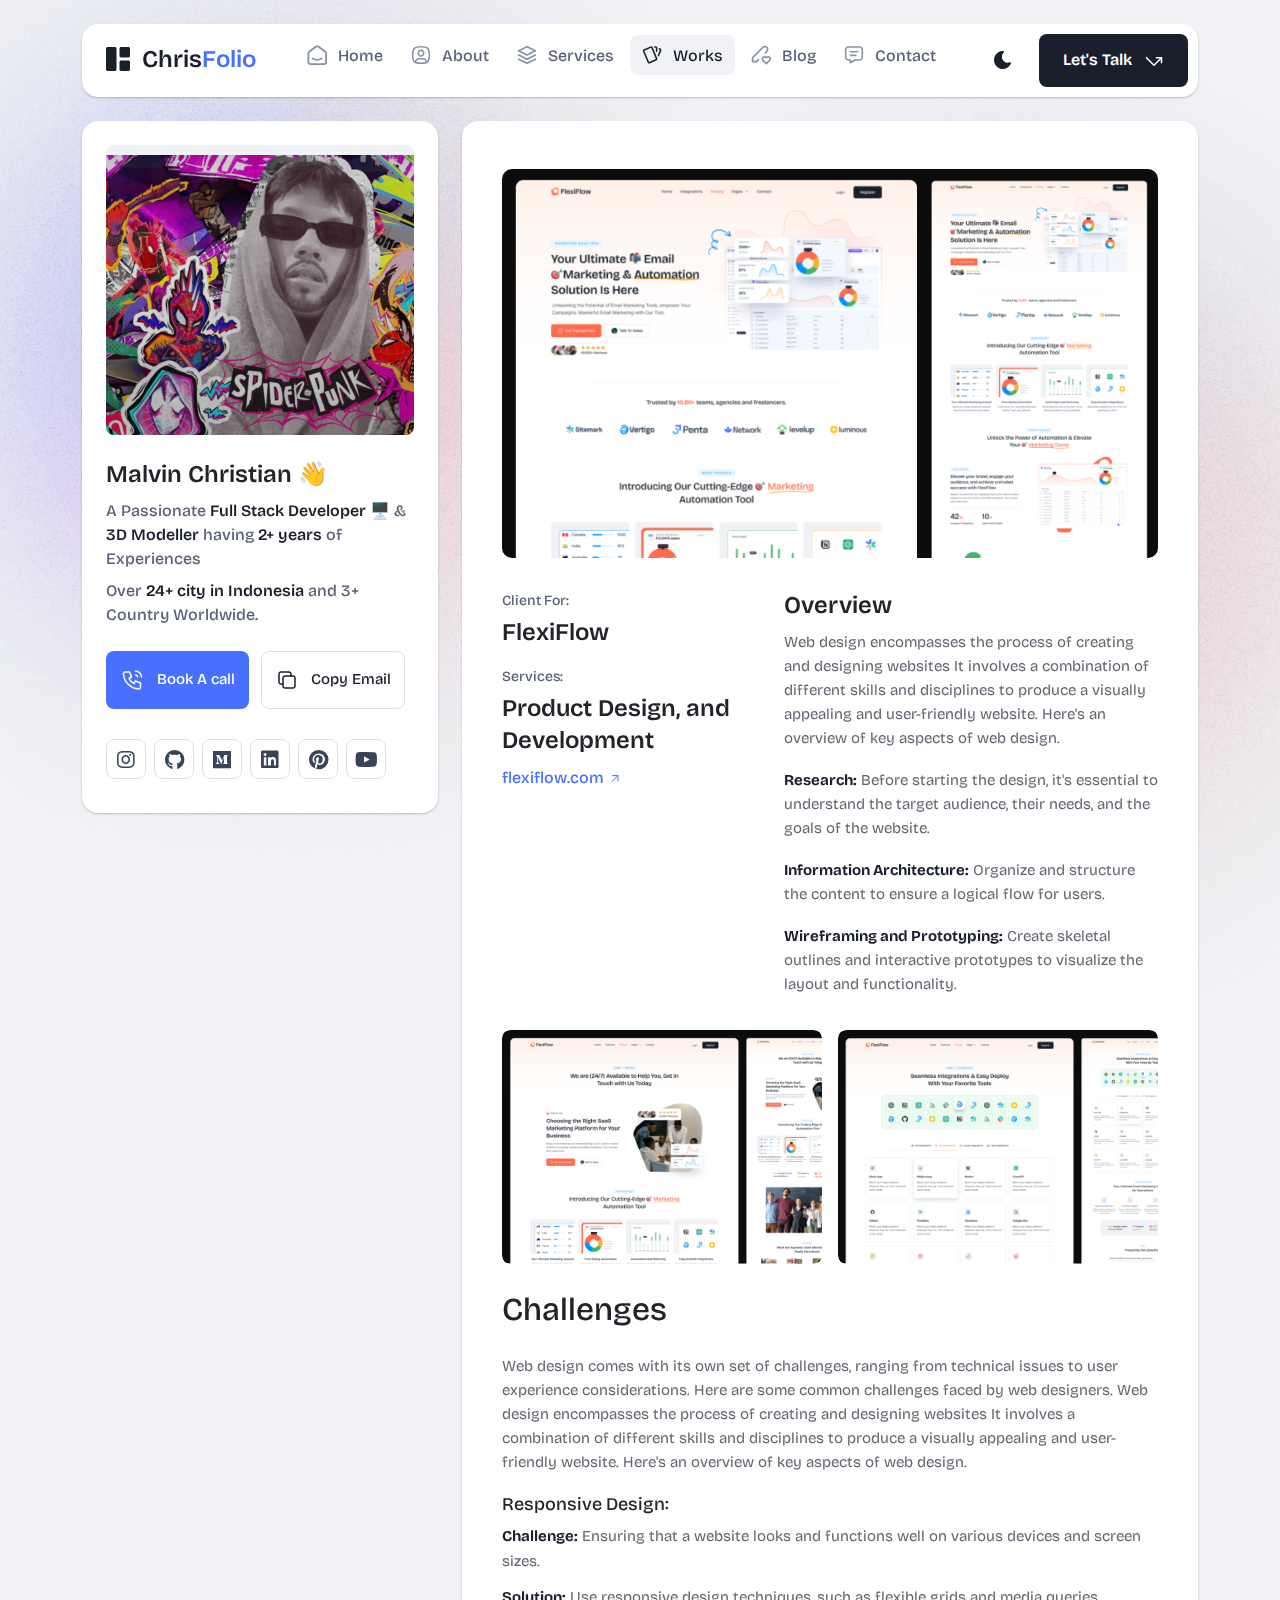
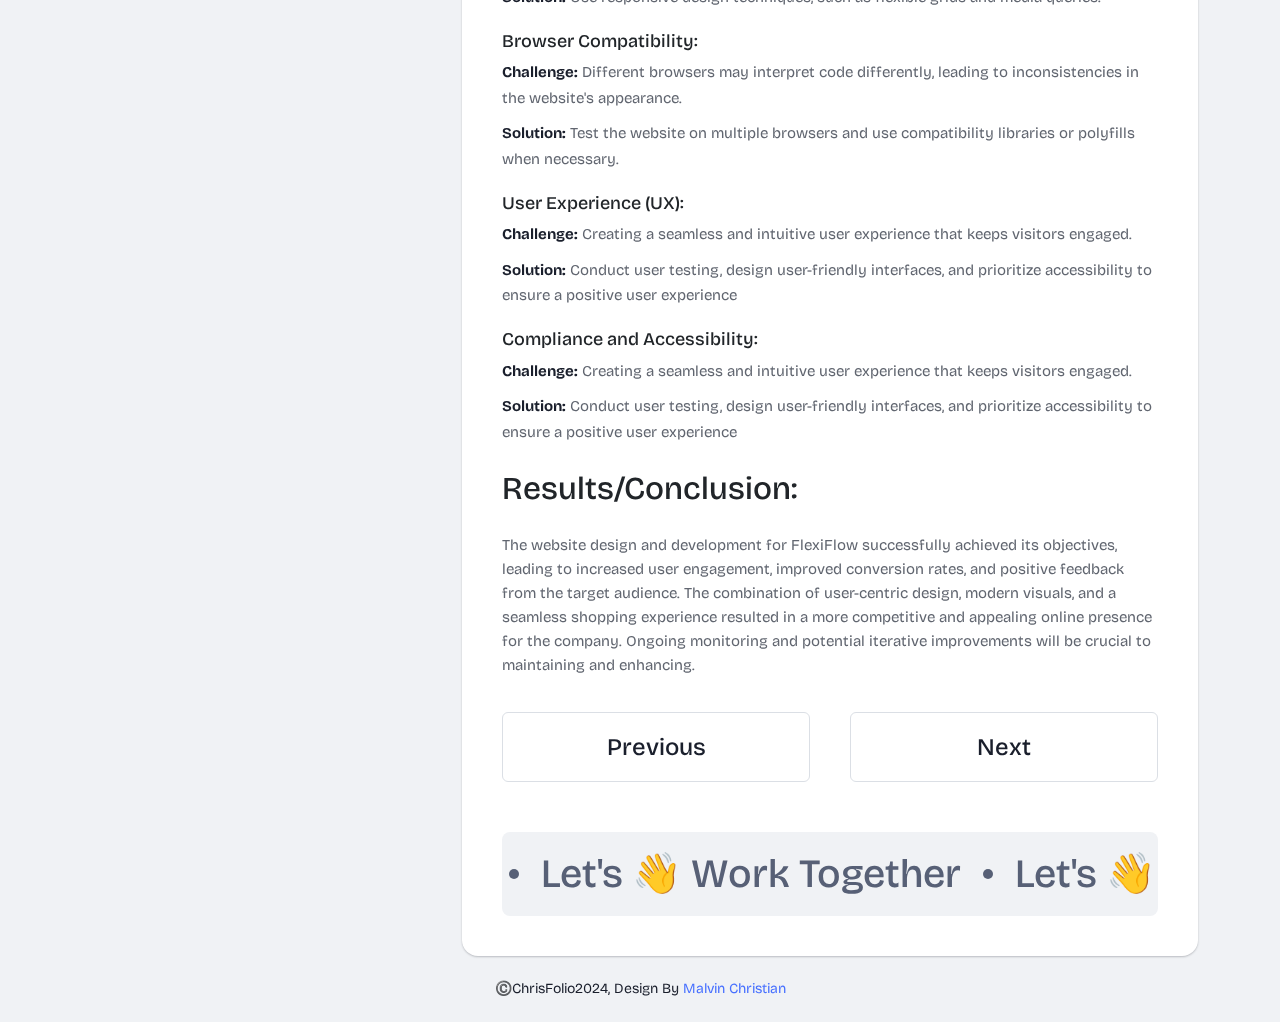
<file: portfolio-details.html>
<!DOCTYPE html>
<html lang="en">

<head>
  <meta charset="UTF-8">
  <meta http-equiv="X-UA-Compatible" content="IE=edge">
  <title>Chrisfolio - Malvin Christian Personal Portofolio</title>
  <meta name="description" content="Bentofolio - Bootstrap Personal Portfolio Template">
  <meta name="viewport" content="width=device-width, initial-scale=1">

  <link rel="shortcut icon" type="image/x-icon" href="assets/img/favicon.svg">
  <!-- Place favicon.ico in the root directory -->

  <!-- CSS here -->
  <link rel="stylesheet" href="assets/css/bootstrap.min.css">
  <link rel="stylesheet" href="assets/fontawsome/css/all.min.css">
  <link rel="stylesheet" href="assets/fontawsome/css/fontawesome.min.css">
  <link rel="stylesheet" href="assets/css/slick.css">
  <link rel="stylesheet" href="assets/css/magnific-popup.css">
  <link rel="stylesheet" href="assets/css/style.css">
  <link rel="stylesheet" href="assets/css/responsive.css">
</head>

<body>
  <div id="page-content">
    <!-- header part start -->
    <header class="header-area">
      <nav class="navbar">
        <div class="container">
          <div class="menu-container">
            <div class="logo">
              <a class="navbar-brand me-0" href="index.html">
                <svg width="24" height="24" viewBox="0 0 24 24" fill="none" xmlns="http://www.w3.org/2000/svg">
                  <path
                    d="M0 1.5C0 1.10218 0.158035 0.720644 0.43934 0.43934C0.720644 0.158035 1.10218 0 1.5 0L9 0C9.39782 0 9.77936 0.158035 10.0607 0.43934C10.342 0.720644 10.5 1.10218 10.5 1.5V22.5C10.5 22.8978 10.342 23.2794 10.0607 23.5607C9.77936 23.842 9.39782 24 9 24H1.5C1.10218 24 0.720644 23.842 0.43934 23.5607C0.158035 23.2794 0 22.8978 0 22.5V1.5ZM13.5 1.5C13.5 1.10218 13.658 0.720644 13.9393 0.43934C14.2206 0.158035 14.6022 0 15 0L22.5 0C22.8978 0 23.2794 0.158035 23.5607 0.43934C23.842 0.720644 24 1.10218 24 1.5V9C24 9.39782 23.842 9.77936 23.5607 10.0607C23.2794 10.342 22.8978 10.5 22.5 10.5H15C14.6022 10.5 14.2206 10.342 13.9393 10.0607C13.658 9.77936 13.5 9.39782 13.5 9V1.5ZM13.5 15C13.5 14.6022 13.658 14.2206 13.9393 13.9393C14.2206 13.658 14.6022 13.5 15 13.5H22.5C22.8978 13.5 23.2794 13.658 23.5607 13.9393C23.842 14.2206 24 14.6022 24 15V22.5C24 22.8978 23.842 23.2794 23.5607 23.5607C23.2794 23.842 22.8978 24 22.5 24H15C14.6022 24 14.2206 23.842 13.9393 23.5607C13.658 23.2794 13.5 22.8978 13.5 22.5V15Z"
                    class="logo-icon" />
                </svg>
                <span>Chris<span class="primary">Folio</span></span>
              </a>
            </div>
            <div class="navbar-main d-flex flex-grow-1">
              <div class="logo inner-logo d-block d-xl-none">
                <a class="navbar-brand me-0" href="index.html">
                  <svg width="24" height="24" viewBox="0 0 24 24" fill="none" xmlns="http://www.w3.org/2000/svg">
                    <path
                      d="M0 1.5C0 1.10218 0.158035 0.720644 0.43934 0.43934C0.720644 0.158035 1.10218 0 1.5 0L9 0C9.39782 0 9.77936 0.158035 10.0607 0.43934C10.342 0.720644 10.5 1.10218 10.5 1.5V22.5C10.5 22.8978 10.342 23.2794 10.0607 23.5607C9.77936 23.842 9.39782 24 9 24H1.5C1.10218 24 0.720644 23.842 0.43934 23.5607C0.158035 23.2794 0 22.8978 0 22.5V1.5ZM13.5 1.5C13.5 1.10218 13.658 0.720644 13.9393 0.43934C14.2206 0.158035 14.6022 0 15 0L22.5 0C22.8978 0 23.2794 0.158035 23.5607 0.43934C23.842 0.720644 24 1.10218 24 1.5V9C24 9.39782 23.842 9.77936 23.5607 10.0607C23.2794 10.342 22.8978 10.5 22.5 10.5H15C14.6022 10.5 14.2206 10.342 13.9393 10.0607C13.658 9.77936 13.5 9.39782 13.5 9V1.5ZM13.5 15C13.5 14.6022 13.658 14.2206 13.9393 13.9393C14.2206 13.658 14.6022 13.5 15 13.5H22.5C22.8978 13.5 23.2794 13.658 23.5607 13.9393C23.842 14.2206 24 14.6022 24 15V22.5C24 22.8978 23.842 23.2794 23.5607 23.5607C23.2794 23.842 22.8978 24 22.5 24H15C14.6022 24 14.2206 23.842 13.9393 23.5607C13.658 23.2794 13.5 22.8978 13.5 22.5V15Z"
                      class="logo-icon" />
                  </svg>
                  <span>Chris<span class="primary">Folio</span></span>
                </a>
              </div>
              <ul class="navbar-info mx-auto">
                <li class="nav-item">
                  <a class="nav-link" aria-current="page" href="index.html">
                    <svg class="nav-icon" viewBox="0 0 15 15" fill="none" xmlns="http://www.w3.org/2000/svg">
                      <path
                        d="M13.475 4.92481L9.03083 1.46814C8.64082 1.16473 8.1608 1 7.66667 1C7.17254 1 6.69251 1.16473 6.3025 1.46814L1.8575 4.92481C1.59037 5.13254 1.37424 5.39858 1.22563 5.7026C1.07701 6.00662 0.99984 6.34058 1 6.67897V12.679C1 13.121 1.17559 13.5449 1.48816 13.8575C1.80072 14.17 2.22464 14.3456 2.66667 14.3456H12.6667C13.1087 14.3456 13.5326 14.17 13.8452 13.8575C14.1577 13.5449 14.3333 13.121 14.3333 12.679V6.67897C14.3333 5.99314 14.0167 5.34564 13.475 4.92481Z"
                        stroke-width="1.4" stroke-linecap="round" stroke-linejoin="round" />
                      <path d="M10.9753 10.1665C9.13359 11.2773 6.14859 11.2773 4.30859 10.1665" stroke-width="1.4"
                        stroke-linecap="round" stroke-linejoin="round" />
                    </svg>

                    <span>Home</span>
                  </a>
                </li>
                <li class="nav-item">
                  <a class="nav-link" href="about.html">
                    <svg class="nav-icon" viewBox="0 0 18 18" fill="none" xmlns="http://www.w3.org/2000/svg">
                      <path
                        d="M9 9.8335C9.66304 9.8335 10.2989 9.5701 10.7678 9.10126C11.2366 8.63242 11.5 7.99654 11.5 7.3335C11.5 6.67045 11.2366 6.03457 10.7678 5.56573C10.2989 5.09689 9.66304 4.8335 9 4.8335C8.33696 4.8335 7.70107 5.09689 7.23223 5.56573C6.76339 6.03457 6.5 6.67045 6.5 7.3335C6.5 7.99654 6.76339 8.63242 7.23223 9.10126C7.70107 9.5701 8.33696 9.8335 9 9.8335Z"
                        stroke-width="1.4" stroke-linecap="round" stroke-linejoin="round" />
                      <path
                        d="M9 1.5C15 1.5 16.5 3 16.5 9C16.5 15 15 16.5 9 16.5C3 16.5 1.5 15 1.5 9C1.5 3 3 1.5 9 1.5Z"
                        stroke-width="1.4" stroke-linecap="round" stroke-linejoin="round" />
                      <path
                        d="M4 15.7085V15.6668C4 14.7828 4.35119 13.9349 4.97631 13.3098C5.60143 12.6847 6.44928 12.3335 7.33333 12.3335H10.6667C11.5507 12.3335 12.3986 12.6847 13.0237 13.3098C13.6488 13.9349 14 14.7828 14 15.6668V15.7085"
                        stroke-width="1.4" stroke-linecap="round" stroke-linejoin="round" />
                    </svg>
                    About
                  </a>
                </li>
                <li class="nav-item">
                  <a class="nav-link" href="services.html">
                    <svg class="nav-icon" viewBox="0 0 16 16" fill="none" xmlns="http://www.w3.org/2000/svg">
                      <path d="M7.99967 1.3335L1.33301 4.66683L7.99967 8.00016L14.6663 4.66683L7.99967 1.3335Z"
                        stroke-width="1.4" stroke-linecap="round" stroke-linejoin="round" />
                      <path d="M1.33301 8L7.99967 11.3333L14.6663 8" stroke-width="1.4" stroke-linecap="round"
                        stroke-linejoin="round" />
                      <path d="M1.33301 11.3335L7.99967 14.6668L14.6663 11.3335" stroke-width="1.4"
                        stroke-linecap="round" stroke-linejoin="round" />
                    </svg>
                    Services
                  </a>
                </li>
                <li class="nav-item">
                  <a class="nav-link active" href="portfolio.html">
                    <svg class="nav-icon" viewBox="0 0 18 17" fill="none" xmlns="http://www.w3.org/2000/svg">
                      <path
                        d="M2.00326 3.99733L7.95159 1.40649C8.04974 1.36442 8.15533 1.34243 8.26212 1.34181C8.3689 1.34119 8.47473 1.36196 8.57337 1.40289C8.67201 1.44382 8.76145 1.50408 8.83642 1.58013C8.9114 1.65617 8.97039 1.74646 9.00992 1.84566L13.1133 11.764C13.1985 11.9651 13.2014 12.1917 13.1213 12.3949C13.0412 12.5982 12.8845 12.7618 12.6849 12.8507L6.73742 15.4415C6.63922 15.4837 6.53356 15.5058 6.42668 15.5065C6.3198 15.5072 6.21387 15.4864 6.11514 15.4455C6.0164 15.4046 5.92688 15.3442 5.85184 15.2681C5.7768 15.192 5.71778 15.1016 5.67826 15.0023L1.57492 5.08316C1.48963 4.88204 1.48673 4.65546 1.56684 4.45222C1.64696 4.24898 1.80367 4.08616 2.00326 3.99733Z"
                        stroke-width="1.4" stroke-linecap="round" stroke-linejoin="round" />
                      <path
                        d="M11.5 1.3335H12.3333C12.5543 1.3335 12.7663 1.42129 12.9226 1.57757C13.0789 1.73385 13.1667 1.94582 13.1667 2.16683V5.0835"
                        stroke-width="1.4" stroke-linecap="round" stroke-linejoin="round" />
                      <path
                        d="M15.6663 3C15.8863 3.09333 16.0997 3.18083 16.3063 3.2625C16.5098 3.34882 16.6706 3.51241 16.7534 3.71729C16.8362 3.92217 16.8343 4.15155 16.748 4.355L14.833 8.83334"
                        stroke-width="1.4" stroke-linecap="round" stroke-linejoin="round" />
                    </svg>
                    Works
                  </a>
                </li>
                <li class="nav-item">
                  <a class="nav-link" href="blog.html">
                    <svg class="nav-icon" viewBox="0 0 17 16" fill="none" xmlns="http://www.w3.org/2000/svg">
                      <path
                        d="M12.1663 6.16676L13.4163 4.91676C13.6352 4.69789 13.8088 4.43805 13.9273 4.15208C14.0457 3.86612 14.1067 3.55962 14.1067 3.25009C14.1067 2.94056 14.0457 2.63406 13.9273 2.3481C13.8088 2.06213 13.6352 1.80229 13.4163 1.58342C13.1975 1.36455 12.9376 1.19094 12.6517 1.07248C12.3657 0.954033 12.0592 0.893066 11.7497 0.893066C11.4401 0.893066 11.1336 0.954033 10.8477 1.07248C10.5617 1.19094 10.3019 1.36455 10.083 1.58342L1.33301 10.3334V13.6668H4.66634L6.33301 12.0001"
                        stroke-width="1.4" stroke-linecap="round" stroke-linejoin="round" />
                      <path
                        d="M13.0004 15.3335L15.7921 12.5968C15.9633 12.4307 16.0995 12.232 16.1926 12.0124C16.2857 11.7927 16.3339 11.5567 16.3343 11.3181C16.3347 11.0796 16.2873 10.8434 16.1948 10.6235C16.1024 10.4035 15.9669 10.2044 15.7963 10.0377C15.448 9.69712 14.9806 9.50602 14.4935 9.50509C14.0065 9.50415 13.5383 9.69346 13.1888 10.0327L13.0021 10.216L12.8163 10.0327C12.4681 9.69237 12.0008 9.50143 11.5139 9.50049C11.0271 9.49956 10.5591 9.68871 10.2096 10.0277C10.0383 10.1937 9.9021 10.3924 9.80891 10.612C9.71572 10.8316 9.66746 11.0677 9.667 11.3062C9.66653 11.5447 9.71386 11.781 9.80619 12.0009C9.89853 12.2209 10.034 12.4201 10.2046 12.5868L13.0004 15.3335Z"
                        stroke-width="1.4" stroke-linecap="round" stroke-linejoin="round" />
                    </svg>
                    Blog
                  </a>
                </li>
                <li class="nav-item">
                  <a class="nav-link" href="contact.html">
                    <svg class="nav-icon" viewBox="0 0 18 17" fill="none" xmlns="http://www.w3.org/2000/svg">
                      <path d="M5.66699 5.5H12.3337" stroke-width="1.4" stroke-linecap="round"
                        stroke-linejoin="round" />
                      <path d="M5.66699 8.8335H10.667" stroke-width="1.4" stroke-linecap="round"
                        stroke-linejoin="round" />
                      <path
                        d="M14 1.3335C14.663 1.3335 15.2989 1.59689 15.7678 2.06573C16.2366 2.53457 16.5 3.17045 16.5 3.8335V10.5002C16.5 11.1632 16.2366 11.7991 15.7678 12.2679C15.2989 12.7368 14.663 13.0002 14 13.0002H9.83333L5.66667 15.5002V13.0002H4C3.33696 13.0002 2.70107 12.7368 2.23223 12.2679C1.76339 11.7991 1.5 11.1632 1.5 10.5002V3.8335C1.5 3.17045 1.76339 2.53457 2.23223 2.06573C2.70107 1.59689 3.33696 1.3335 4 1.3335H14Z"
                        stroke-width="1.4" stroke-linecap="round" stroke-linejoin="round" />
                    </svg>
                    Contact
                  </a>
                </li>
              </ul>
              <div class="header-right-info d-flex align-items-center">
                <button class="theme-control-btn">
                  <span class="dark">
                    <svg width="24" height="24" viewBox="0 0 24 24" fill="none" xmlns="http://www.w3.org/2000/svg">
                      <path
                        d="M11.8005 3C10.207 3.0003 8.64356 3.44286 7.27683 4.28049C5.91011 5.11811 4.79139 6.31937 4.04002 7.75612C3.28865 9.19288 2.93281 10.8112 3.01046 12.4386C3.08811 14.0659 3.59633 15.6411 4.48091 16.9963C5.3655 18.3514 6.59326 19.4356 8.03324 20.1333C9.47322 20.8309 11.0714 21.1157 12.6573 20.9574C14.2432 20.7991 15.7573 20.2036 17.0381 19.2344C18.319 18.2652 19.3185 16.9587 19.9301 15.4542C20.2302 14.7162 19.5111 13.9746 18.7875 14.2752C17.5475 14.7888 16.1706 14.8418 14.8963 14.425C13.622 14.0082 12.5308 13.1479 11.8126 11.9937C11.0943 10.8396 10.7943 9.4645 10.9648 8.10764C11.1353 6.75077 11.7655 5.49792 12.7458 4.5669L12.8136 4.4949C13.2986 3.9279 12.913 3.0072 12.1464 3.0072H11.9122L11.8524 3.0018L11.7996 3H11.8005Z"
                        fill="#1A1F2C" />
                    </svg>
                    <small class="theme-text d-block d-xl-none">Change appearance</small>
                  </span>
                  <span class="light">
                    <svg width="24" height="24" viewBox="0 0 24 24" fill="none" xmlns="http://www.w3.org/2000/svg">
                      <path
                        d="M12 19C12.2449 19 12.4813 19.09 12.6644 19.2527C12.8474 19.4155 12.9643 19.6397 12.993 19.883L13 20V21C12.9997 21.2549 12.9021 21.5 12.7272 21.6854C12.5522 21.8707 12.313 21.9822 12.0586 21.9972C11.8042 22.0121 11.5536 21.9293 11.3582 21.7657C11.1627 21.6021 11.0371 21.3701 11.007 21.117L11 21V20C11 19.7348 11.1054 19.4804 11.2929 19.2929C11.4804 19.1054 11.7348 19 12 19Z"
                        fill="#FD7E41" />
                      <path
                        d="M18.3127 16.9099L18.4067 16.9929L19.1067 17.6929C19.2861 17.8729 19.3902 18.1144 19.398 18.3683C19.4057 18.6223 19.3165 18.8697 19.1485 19.0602C18.9804 19.2508 18.7462 19.3702 18.4933 19.3943C18.2403 19.4184 17.9877 19.3454 17.7867 19.1899L17.6927 19.1069L16.9927 18.4069C16.8202 18.2347 16.7165 18.0053 16.7012 17.7619C16.6859 17.5186 16.76 17.278 16.9097 17.0855C17.0593 16.893 17.2741 16.7618 17.5137 16.7166C17.7533 16.6713 18.0012 16.7152 18.2107 16.8399L18.3127 16.9099Z"
                        fill="#FD7E41" />
                      <path
                        d="M7.00747 16.993C7.17965 17.1652 7.28308 17.3943 7.29836 17.6373C7.31364 17.8803 7.23972 18.1206 7.09047 18.313L7.00747 18.407L6.30747 19.107C6.12751 19.2863 5.88604 19.3905 5.63209 19.3982C5.37814 19.406 5.13076 19.3168 4.94019 19.1487C4.74963 18.9807 4.63017 18.7464 4.60607 18.4935C4.58198 18.2406 4.65506 17.988 4.81047 17.787L4.89347 17.693L5.59347 16.993C5.781 16.8055 6.03531 16.7002 6.30047 16.7002C6.56563 16.7002 6.81994 16.8055 7.00747 16.993Z"
                        fill="#FD7E41" />
                      <path
                        d="M3.99987 11C4.25475 11.0003 4.4999 11.0979 4.68524 11.2728C4.87057 11.4478 4.9821 11.687 4.99704 11.9414C5.01198 12.1958 4.92919 12.4464 4.7656 12.6418C4.60201 12.8373 4.36996 12.9629 4.11687 12.993L3.99987 13H2.99987C2.74499 12.9997 2.49984 12.9021 2.3145 12.7272C2.12916 12.5522 2.01763 12.313 2.0027 12.0586C1.98776 11.8042 2.07054 11.5536 2.23413 11.3582C2.39772 11.1627 2.62977 11.0371 2.88287 11.007L2.99987 11H3.99987Z"
                        fill="#FD7E41" />
                      <path
                        d="M20.9999 11C21.2547 11.0003 21.4999 11.0979 21.6852 11.2728C21.8706 11.4478 21.9821 11.687 21.997 11.9414C22.012 12.1958 21.9292 12.4464 21.7656 12.6418C21.602 12.8373 21.37 12.9629 21.1169 12.993L20.9999 13H19.9999C19.745 12.9997 19.4998 12.9021 19.3145 12.7272C19.1292 12.5522 19.0176 12.313 19.0027 12.0586C18.9878 11.8042 19.0705 11.5536 19.2341 11.3582C19.3977 11.1627 19.6298 11.0371 19.8829 11.007L19.9999 11H20.9999Z"
                        fill="#FD7E41" />
                      <path
                        d="M6.21264 4.80985L6.30664 4.89285L7.00664 5.59285C7.18599 5.77281 7.29011 6.01429 7.29787 6.26824C7.30562 6.52219 7.21642 6.76957 7.04839 6.96013C6.88036 7.1507 6.64609 7.27016 6.39316 7.29425C6.14024 7.31834 5.88763 7.24526 5.68664 7.08985L5.59264 7.00685L4.89264 6.30685C4.72073 6.13453 4.61757 5.90543 4.6025 5.66248C4.58744 5.41954 4.6615 5.17945 4.8108 4.98721C4.9601 4.79497 5.1744 4.66378 5.41351 4.61824C5.65262 4.57271 5.90013 4.61594 6.10964 4.73985L6.21264 4.80985Z"
                        fill="#FD7E41" />
                      <path
                        d="M19.1071 4.89288C19.2793 5.06508 19.3827 5.29418 19.398 5.5372C19.4132 5.78023 19.3393 6.02048 19.1901 6.21288L19.1071 6.30688L18.4071 7.00688C18.2271 7.18623 17.9856 7.29036 17.7317 7.29811C17.4777 7.30587 17.2304 7.21667 17.0398 7.04864C16.8492 6.8806 16.7298 6.64633 16.7057 6.39341C16.6816 6.14049 16.7547 5.88788 16.9101 5.68688L16.9931 5.59288L17.6931 4.89288C17.8806 4.70541 18.1349 4.6001 18.4001 4.6001C18.6652 4.6001 18.9196 4.70541 19.1071 4.89288Z"
                        fill="#FD7E41" />
                      <path
                        d="M12 2C12.2449 2.00003 12.4813 2.08996 12.6644 2.25272C12.8474 2.41547 12.9643 2.63975 12.993 2.883L13 3V4C12.9997 4.25488 12.9021 4.50003 12.7272 4.68537C12.5522 4.8707 12.313 4.98223 12.0586 4.99717C11.8042 5.01211 11.5536 4.92933 11.3582 4.76573C11.1627 4.60214 11.0371 4.3701 11.007 4.117L11 4V3C11 2.73478 11.1054 2.48043 11.2929 2.29289C11.4804 2.10536 11.7348 2 12 2Z"
                        fill="#FD7E41" />
                      <path
                        d="M12 7C12.9797 6.99994 13.9378 7.28769 14.7553 7.8275C15.5729 8.36731 16.2138 9.1354 16.5986 10.0364C16.9833 10.9373 17.0949 11.9315 16.9195 12.8953C16.7441 13.8592 16.2893 14.7502 15.6118 15.4579C14.9343 16.1655 14.0638 16.6585 13.1085 16.8756C12.1532 17.0928 11.1552 17.0245 10.2383 16.6793C9.3215 16.334 8.52629 15.7271 7.95146 14.9338C7.37663 14.1405 7.04752 13.1958 7.005 12.217L7 12L7.005 11.783C7.06092 10.4958 7.61161 9.27978 8.54222 8.38866C9.47284 7.49754 10.7115 7.00007 12 7Z"
                        fill="#FD7E41" />
                    </svg>
                    <small class="theme-text d-block d-xl-none">Change appearance</small>
                  </span>
                </button>
                <a href="contact.html" class="lets-talk-btn">
                  Let's Talk
                  <svg class="icon" width="20" height="20" viewBox="0 0 20 20" fill="none"
                    xmlns="http://www.w3.org/2000/svg">
                    <path d="M17.5 11.6665V6.6665H12.5" stroke="white" stroke-width="1.5" stroke-linecap="round"
                      stroke-linejoin="round" />
                    <path d="M17.5 6.6665L10 14.1665L2.5 6.6665" stroke="white" stroke-width="1.5"
                      stroke-linecap="round" stroke-linejoin="round" />
                  </svg>
                </a>
              </div>
            </div>
            <div class="mobile-menu-overlay d-block d-lg-none"></div>
            <div class="mobile-menu-control-bar d-block d-xl-none">
              <button class="mobile-menu-control-bar">
                <i class="fas fa-bars"></i>
              </button>
            </div>
          </div>
        </div>
      </nav>
    </header>
    <!-- header part end -->

    <!-- main area part start -->
    <main>

      <section class="content-box-area mt-4">
        <div class="container">
          <div class="row g-4">
            <div class="col-xl-4">
              <div class="card profile-card">
                <div class="card-body">
                  <div class="image text-center">
                    <img src="assets/img/images/profile.png" alt="profile">
                  </div>
                  <div class="text">
                    <h3 class="card-title">Malvin Christian 👋</h3>
                    <p>A Passionate <span>Full Stack Developer</span> 🖥️ & <span>3D Modeller</span> having <span>2+ years</span> of Experiences</p>
                    <p>Over <span>24+ city in Indonesia</span> and 3+ Country Worldwide.</p>
                    <div class="common-button-groups">
                      <a class="btn btn-call" href="portfolio-details.html#">
                        <svg class="icon" width="25" height="24" viewBox="0 0 25 24" fill="none"
                          xmlns="http://www.w3.org/2000/svg">
                          <path
                            d="M5.5 4H9.5L11.5 9L9 10.5C10.071 12.6715 11.8285 14.429 14 15.5L15.5 13L20.5 15V19C20.5 19.5304 20.2893 20.0391 19.9142 20.4142C19.5391 20.7893 19.0304 21 18.5 21C14.5993 20.763 10.9202 19.1065 8.15683 16.3432C5.3935 13.5798 3.73705 9.90074 3.5 6C3.5 5.46957 3.71071 4.96086 4.08579 4.58579C4.46086 4.21071 4.96957 4 5.5 4Z"
                            stroke="white" stroke-width="1.5" stroke-linecap="round" stroke-linejoin="round" />
                          <path
                            d="M15.5 7C16.0304 7 16.5391 7.21071 16.9142 7.58579C17.2893 7.96086 17.5 8.46957 17.5 9"
                            stroke="white" stroke-width="1.5" stroke-linecap="round" stroke-linejoin="round" />
                          <path d="M15.5 3C17.0913 3 18.6174 3.63214 19.7426 4.75736C20.8679 5.88258 21.5 7.4087 21.5 9"
                            stroke="white" stroke-width="1.5" stroke-linecap="round" stroke-linejoin="round" />
                        </svg>
                        Book A call
                      </a>
                      <button class="btn btn-copy" data-clipboard-text="example@example.com">
                        <svg class="icon" width="24" height="24" viewBox="0 0 24 24" fill="none"
                          xmlns="http://www.w3.org/2000/svg">
                          <path
                            d="M8 10C8 9.46957 8.21071 8.96086 8.58579 8.58579C8.96086 8.21071 9.46957 8 10 8H18C18.5304 8 19.0391 8.21071 19.4142 8.58579C19.7893 8.96086 20 9.46957 20 10V18C20 18.5304 19.7893 19.0391 19.4142 19.4142C19.0391 19.7893 18.5304 20 18 20H10C9.46957 20 8.96086 19.7893 8.58579 19.4142C8.21071 19.0391 8 18.5304 8 18V10Z"
                            stroke-width="1.5" stroke-linecap="round" stroke-linejoin="round" />
                          <path
                            d="M16 8V6C16 5.46957 15.7893 4.96086 15.4142 4.58579C15.0391 4.21071 14.5304 4 14 4H6C5.46957 4 4.96086 4.21071 4.58579 4.58579C4.21071 4.96086 4 5.46957 4 6V14C4 14.5304 4.21071 15.0391 4.58579 15.4142C4.96086 15.7893 5.46957 16 6 16H8"
                            stroke-width="1.5" stroke-linecap="round" stroke-linejoin="round" />
                        </svg>
                        Copy Email
                      </button>
                    </div>
                    <div class="social-media-icon">
                      <ul class="list-unstyled">
                        <li><a href="https://www.instagram.com/vinnchris_"><i class="fab fa-instagram"></i></a></li>
                        <li><a href="https://github.com/vinnchris"><i class="fab fa-github"></i></a></li>
                        <li><a href="about.html#"><i class="fab fa-medium"></i></a></li>
                        <li><a href="https://linkedin.com/in/christian-malvin"><i class="fab fa-linkedin"></i></a></li>
                        <li><a href="https://pin.it/1jHnVrw0S"><i class="fab fa-pinterest"></i></a></li>
                        <li><a href="about.html#"><i class="fab fa-youtube"></i></a></li>
                      </ul>
                    </div>
                  </div>
                </div>
              </div>
            </div>
            <div class="col-xl-8">
              <div class="card content-box-card">
                <div class="card-body portfolio-card">
                  <div class="portfolio-details-area">
                    <div class="main-image">
                      <img src="assets/img/projects/project-details-1.png" alt="project-details-1">
                    </div>
                    <div class="portfolio-details-text">
                      <div class="short-info">
                        <div class="info-item">
                          <p class="subtitle">Client For:</p>
                          <h4 class="card-title">FlexiFlow</h4>
                        </div>
                        <div class="info-item">
                          <p class="subtitle">Services:</p>
                          <h4 class="card-title">Product Design, and Development</h4>
                          <a href="portfolio-details.html#" class="website">
                            flexiflow.com
                            <svg class="arrow-up" width="14" height="15" viewBox="0 0 14 15" fill="none"
                              xmlns="http://www.w3.org/2000/svg">
                              <path d="M9.91634 4.5835L4.08301 10.4168" stroke-linecap="round" stroke-linejoin="round">
                              </path>
                              <path d="M4.66699 4.5835H9.91699V9.8335" stroke-linecap="round" stroke-linejoin="round">
                              </path>
                            </svg>
                          </a>
                        </div>
                      </div>
                      <div class="overview">
                        <h4 class="card-title">Overview</h4>
                        <p>Web design encompasses the process of creating and designing websites It involves a
                          combination of different skills and disciplines to produce a visually appealing and
                          user-friendly website. Here's an overview of key aspects of web design.</p>
                        <p>
                          <b>Research:</b> Before starting the design, it's essential to understand the target audience,
                          their
                          needs, and the goals of the website.

                        </p>
                        <p><b>Information Architecture:</b> Organize and structure the content to ensure a logical flow
                          for
                          users.</p>
                        <p> <b>Wireframing and Prototyping:</b> Create skeletal outlines and interactive prototypes to
                          visualize
                          the layout and functionality.</p>
                      </div>
                    </div>
                    <div class="inner-images">
                      <div class="row g-3">
                        <div class="col-md-6">
                          <div class="image-item">
                            <img src="assets/img/projects/project-details-2.png" alt="project-details-2"
                              class="img-fluid w-100">
                          </div>
                        </div>
                        <div class="col-md-6">
                          <div class="image-item">
                            <img src="assets/img/projects/project-details-3.png" alt="project-details-3"
                              class="img-fluid w-100">
                          </div>
                        </div>
                      </div>
                    </div>
                    <div class="more-info-block">
                      <h3 class="more-info-title">Challenges</h3>
                      <p>Web design comes with its own set of challenges, ranging from technical issues to user
                        experience considerations. Here are some common challenges faced by web designers. Web design
                        encompasses the process of creating and designing websites It involves a combination of
                        different skills and disciplines to produce a visually appealing and user-friendly website.
                        Here's an overview of key aspects of web design.</p>
                      <h5 class="more-info-subtitle">Responsive Design:</h5>
                      <ul class="list-unstyled">
                        <li>
                          <b>Challenge:</b> Ensuring that a website looks and functions well on various devices and
                          screen
                          sizes.
                        </li>
                        <li>
                          <b>Solution:</b> Use responsive design techniques, such as flexible grids and media queries.
                        </li>
                      </ul>
                      <h5 class="more-info-subtitle">Browser Compatibility:
                      </h5>
                      <ul class="list-unstyled">
                        <li>
                          <b>Challenge:</b> Different browsers may interpret code differently, leading to
                          inconsistencies
                          in the website's appearance.
                        </li>
                        <li>
                          <b>Solution:</b> Test the website on multiple browsers and use compatibility libraries or
                          polyfills when necessary.
                        </li>
                      </ul>

                      <h5 class="more-info-subtitle">User Experience (UX):
                      </h5>
                      <ul class="list-unstyled">
                        <li>
                          <b>Challenge:</b> Creating a seamless and intuitive user experience that keeps visitors
                          engaged.
                        </li>
                        <li>
                          <b> Solution:</b>
                          Conduct user testing, design user-friendly interfaces, and prioritize accessibility to ensure
                          a
                          positive user experience
                        </li>
                      </ul>
                      <h5 class="more-info-subtitle">Compliance and Accessibility:
                      </h5>
                      <ul class="list-unstyled">
                        <li>
                          <b>Challenge:</b> Creating a seamless and intuitive user experience that keeps visitors
                          engaged.
                        </li>
                        <li>
                          <b>Solution:</b> Conduct user testing, design user-friendly interfaces, and prioritize
                          accessibility to ensure a positive user experience
                        </li>
                      </ul>

                      <h3 class="more-info-title">Results/Conclusion:</h3>
                      <p>The website design and development for FlexiFlow successfully achieved its objectives, leading
                        to increased user engagement, improved conversion rates, and positive feedback from the target
                        audience. The combination of user-centric design, modern visuals, and a seamless shopping
                        experience resulted in a more competitive and appealing online presence for the company. Ongoing
                        monitoring and potential iterative improvements will be crucial to maintaining and enhancing.
                      </p>
                    </div>
                    <div class="prev-and-next-btn">
                      <button class="btn btn-prev">Previous</button>
                      <button class="btn btn-next">Next</button>
                    </div>
                  </div>

                  <div class="work-together-slider">
                    <div class="slider-main d-flex gap-4 align-items-center">
                      <div class="slider-item">
                        <a href="contact.html">Let's 👋 Work Together</a>
                        <a href="contact.html">Let's 👋 Work Together</a>
                      </div>
                      <div class="slider-item">
                        <a href="contact.html">Let's 👋 Work Together</a>
                        <a href="contact.html">Let's 👋 Work Together</a>
                      </div>
                    </div>
                  </div>
                </div>
              </div>
            </div>
          </div>
        </div>
      </section>

      <!-- background shape area start -->
      <div class="background-shapes">
        <div class="shape-1 common-shape">
          <img src="assets/img/bg/banner-shape-1.png" alt="banner-shape-1">
        </div>
        <div class="shape-2 common-shape">
          <img src="assets/img/bg/banner-shape-1.png" alt="banner-shape-1">
        </div>
        <div class="threed-shape-1 move-with-cursor" data-value="1">
          <img src="assets/img/bg/object-3d-1.png" alt="object-3d-1">
        </div>
        <div class="threed-shape-2 move-with-cursor" data-value="1">
          <img src="assets/img/bg/object-3d-2.png" alt="object-3d-2">
        </div>
      </div>
      <!-- background shape area end -->
    </main>
    <!-- main area part end -->

    <!-- footer part start -->
    <footer class="footer-area">
      <div class="container">
        <div class="text text-center">
          <p>©️ChrisFolio2024, Design By <a href="https://www.instagram.com/vinnchris_">Malvin Christian</a></p>
        </div>
      </div>
    </footer>
    <!-- footer part end -->
  </div>

  <!-- JS here -->
  <script src="assets/js/vendor/jquery-3.6.0.min.js"></script>
  <script src="assets/js/bootstrap.bundle.min.js"></script>
  <script src="assets/js/jquery.magnific-popup.min.js"></script>
  <script src="assets/js/ajax-form.js"></script>
  <script src="assets/js/clipboard.min.js"></script>
  <script src="assets/js/slick.min.js"></script>
  <script src="assets/js/script.js"></script>
</body>


</html>
</file>
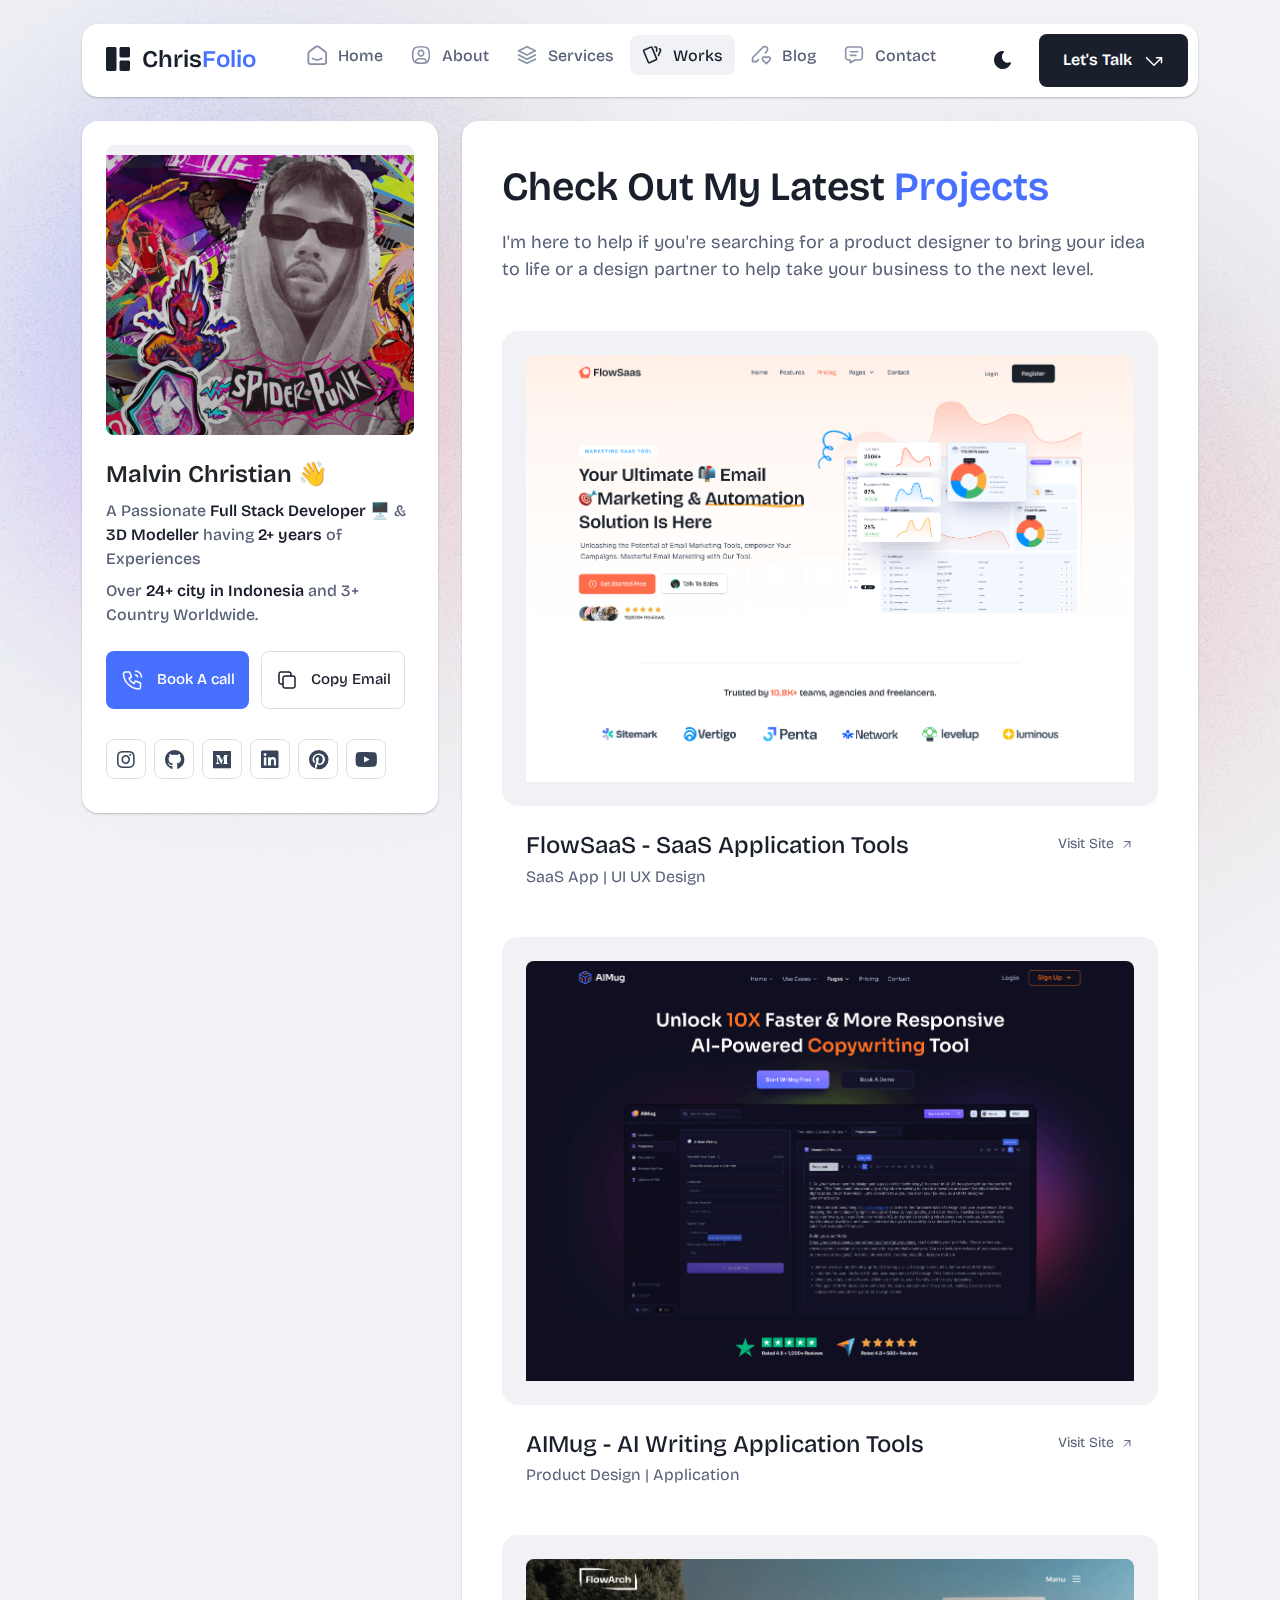
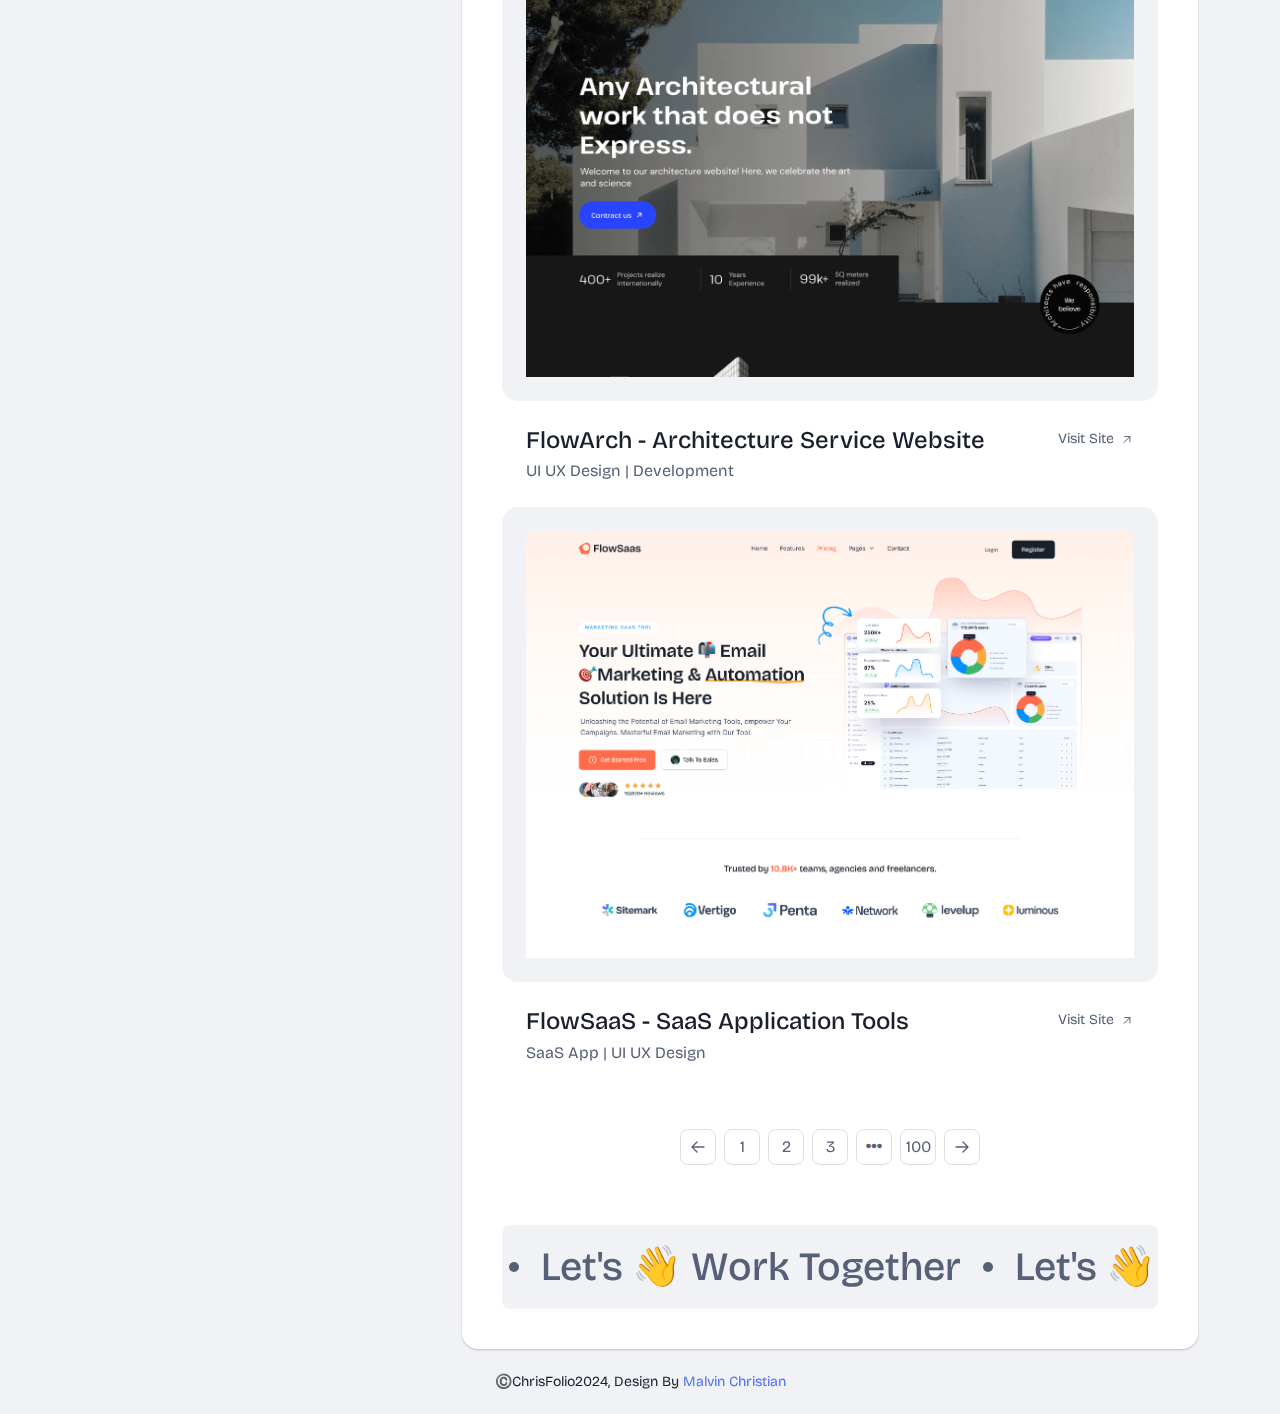
<file: portfolio.html>
<!DOCTYPE html>
<html lang="en">

<head>
  <meta charset="UTF-8">
  <meta http-equiv="X-UA-Compatible" content="IE=edge">
  <title>Chrisfolio - Malvin Christian Personal Portofolio</title>
  <meta name="description" content="Bentofolio - Bootstrap Personal Portfolio Template">
  <meta name="viewport" content="width=device-width, initial-scale=1">

  <link rel="shortcut icon" type="image/x-icon" href="assets/img/favicon.svg">
  <!-- Place favicon.ico in the root directory -->

  <!-- CSS here -->
  <link rel="stylesheet" href="assets/css/bootstrap.min.css">
  <link rel="stylesheet" href="assets/fontawsome/css/all.min.css">
  <link rel="stylesheet" href="assets/fontawsome/css/fontawesome.min.css">
  <link rel="stylesheet" href="assets/css/slick.css">
  <link rel="stylesheet" href="assets/css/magnific-popup.css">
  <link rel="stylesheet" href="assets/css/style.css">
  <link rel="stylesheet" href="assets/css/responsive.css">
</head>

<body>
  <div id="page-content">
    <!-- header part start -->
    <header class="header-area">
      <nav class="navbar">
        <div class="container">
          <div class="menu-container">
            <div class="logo">
              <a class="navbar-brand me-0" href="index.html">
                <svg width="24" height="24" viewBox="0 0 24 24" fill="none" xmlns="http://www.w3.org/2000/svg">
                  <path
                    d="M0 1.5C0 1.10218 0.158035 0.720644 0.43934 0.43934C0.720644 0.158035 1.10218 0 1.5 0L9 0C9.39782 0 9.77936 0.158035 10.0607 0.43934C10.342 0.720644 10.5 1.10218 10.5 1.5V22.5C10.5 22.8978 10.342 23.2794 10.0607 23.5607C9.77936 23.842 9.39782 24 9 24H1.5C1.10218 24 0.720644 23.842 0.43934 23.5607C0.158035 23.2794 0 22.8978 0 22.5V1.5ZM13.5 1.5C13.5 1.10218 13.658 0.720644 13.9393 0.43934C14.2206 0.158035 14.6022 0 15 0L22.5 0C22.8978 0 23.2794 0.158035 23.5607 0.43934C23.842 0.720644 24 1.10218 24 1.5V9C24 9.39782 23.842 9.77936 23.5607 10.0607C23.2794 10.342 22.8978 10.5 22.5 10.5H15C14.6022 10.5 14.2206 10.342 13.9393 10.0607C13.658 9.77936 13.5 9.39782 13.5 9V1.5ZM13.5 15C13.5 14.6022 13.658 14.2206 13.9393 13.9393C14.2206 13.658 14.6022 13.5 15 13.5H22.5C22.8978 13.5 23.2794 13.658 23.5607 13.9393C23.842 14.2206 24 14.6022 24 15V22.5C24 22.8978 23.842 23.2794 23.5607 23.5607C23.2794 23.842 22.8978 24 22.5 24H15C14.6022 24 14.2206 23.842 13.9393 23.5607C13.658 23.2794 13.5 22.8978 13.5 22.5V15Z"
                    class="logo-icon" />
                </svg>
                <span>Chris<span class="primary">Folio</span></span>
              </a>
            </div>
            <div class="navbar-main d-flex flex-grow-1">
              <div class="logo inner-logo d-block d-xl-none">
                <a class="navbar-brand me-0" href="index.html">
                  <svg width="24" height="24" viewBox="0 0 24 24" fill="none" xmlns="http://www.w3.org/2000/svg">
                    <path
                      d="M0 1.5C0 1.10218 0.158035 0.720644 0.43934 0.43934C0.720644 0.158035 1.10218 0 1.5 0L9 0C9.39782 0 9.77936 0.158035 10.0607 0.43934C10.342 0.720644 10.5 1.10218 10.5 1.5V22.5C10.5 22.8978 10.342 23.2794 10.0607 23.5607C9.77936 23.842 9.39782 24 9 24H1.5C1.10218 24 0.720644 23.842 0.43934 23.5607C0.158035 23.2794 0 22.8978 0 22.5V1.5ZM13.5 1.5C13.5 1.10218 13.658 0.720644 13.9393 0.43934C14.2206 0.158035 14.6022 0 15 0L22.5 0C22.8978 0 23.2794 0.158035 23.5607 0.43934C23.842 0.720644 24 1.10218 24 1.5V9C24 9.39782 23.842 9.77936 23.5607 10.0607C23.2794 10.342 22.8978 10.5 22.5 10.5H15C14.6022 10.5 14.2206 10.342 13.9393 10.0607C13.658 9.77936 13.5 9.39782 13.5 9V1.5ZM13.5 15C13.5 14.6022 13.658 14.2206 13.9393 13.9393C14.2206 13.658 14.6022 13.5 15 13.5H22.5C22.8978 13.5 23.2794 13.658 23.5607 13.9393C23.842 14.2206 24 14.6022 24 15V22.5C24 22.8978 23.842 23.2794 23.5607 23.5607C23.2794 23.842 22.8978 24 22.5 24H15C14.6022 24 14.2206 23.842 13.9393 23.5607C13.658 23.2794 13.5 22.8978 13.5 22.5V15Z"
                      class="logo-icon" />
                  </svg>
                  <span>Chris<span class="primary">Folio</span></span>
                </a>
              </div>
              <ul class="navbar-info mx-auto">
                <li class="nav-item">
                  <a class="nav-link" aria-current="page" href="index.html">
                    <svg class="nav-icon" viewBox="0 0 15 15" fill="none" xmlns="http://www.w3.org/2000/svg">
                      <path
                        d="M13.475 4.92481L9.03083 1.46814C8.64082 1.16473 8.1608 1 7.66667 1C7.17254 1 6.69251 1.16473 6.3025 1.46814L1.8575 4.92481C1.59037 5.13254 1.37424 5.39858 1.22563 5.7026C1.07701 6.00662 0.99984 6.34058 1 6.67897V12.679C1 13.121 1.17559 13.5449 1.48816 13.8575C1.80072 14.17 2.22464 14.3456 2.66667 14.3456H12.6667C13.1087 14.3456 13.5326 14.17 13.8452 13.8575C14.1577 13.5449 14.3333 13.121 14.3333 12.679V6.67897C14.3333 5.99314 14.0167 5.34564 13.475 4.92481Z"
                        stroke-width="1.4" stroke-linecap="round" stroke-linejoin="round" />
                      <path d="M10.9753 10.1665C9.13359 11.2773 6.14859 11.2773 4.30859 10.1665" stroke-width="1.4"
                        stroke-linecap="round" stroke-linejoin="round" />
                    </svg>

                    <span>Home</span>
                  </a>
                </li>
                <li class="nav-item">
                  <a class="nav-link" href="about.html">
                    <svg class="nav-icon" viewBox="0 0 18 18" fill="none" xmlns="http://www.w3.org/2000/svg">
                      <path
                        d="M9 9.8335C9.66304 9.8335 10.2989 9.5701 10.7678 9.10126C11.2366 8.63242 11.5 7.99654 11.5 7.3335C11.5 6.67045 11.2366 6.03457 10.7678 5.56573C10.2989 5.09689 9.66304 4.8335 9 4.8335C8.33696 4.8335 7.70107 5.09689 7.23223 5.56573C6.76339 6.03457 6.5 6.67045 6.5 7.3335C6.5 7.99654 6.76339 8.63242 7.23223 9.10126C7.70107 9.5701 8.33696 9.8335 9 9.8335Z"
                        stroke-width="1.4" stroke-linecap="round" stroke-linejoin="round" />
                      <path
                        d="M9 1.5C15 1.5 16.5 3 16.5 9C16.5 15 15 16.5 9 16.5C3 16.5 1.5 15 1.5 9C1.5 3 3 1.5 9 1.5Z"
                        stroke-width="1.4" stroke-linecap="round" stroke-linejoin="round" />
                      <path
                        d="M4 15.7085V15.6668C4 14.7828 4.35119 13.9349 4.97631 13.3098C5.60143 12.6847 6.44928 12.3335 7.33333 12.3335H10.6667C11.5507 12.3335 12.3986 12.6847 13.0237 13.3098C13.6488 13.9349 14 14.7828 14 15.6668V15.7085"
                        stroke-width="1.4" stroke-linecap="round" stroke-linejoin="round" />
                    </svg>
                    About
                  </a>
                </li>
                <li class="nav-item">
                  <a class="nav-link" href="services.html">
                    <svg class="nav-icon" viewBox="0 0 16 16" fill="none" xmlns="http://www.w3.org/2000/svg">
                      <path d="M7.99967 1.3335L1.33301 4.66683L7.99967 8.00016L14.6663 4.66683L7.99967 1.3335Z"
                        stroke-width="1.4" stroke-linecap="round" stroke-linejoin="round" />
                      <path d="M1.33301 8L7.99967 11.3333L14.6663 8" stroke-width="1.4" stroke-linecap="round"
                        stroke-linejoin="round" />
                      <path d="M1.33301 11.3335L7.99967 14.6668L14.6663 11.3335" stroke-width="1.4"
                        stroke-linecap="round" stroke-linejoin="round" />
                    </svg>
                    Services
                  </a>
                </li>
                <li class="nav-item">
                  <a class="nav-link active" href="portfolio.html">
                    <svg class="nav-icon" viewBox="0 0 18 17" fill="none" xmlns="http://www.w3.org/2000/svg">
                      <path
                        d="M2.00326 3.99733L7.95159 1.40649C8.04974 1.36442 8.15533 1.34243 8.26212 1.34181C8.3689 1.34119 8.47473 1.36196 8.57337 1.40289C8.67201 1.44382 8.76145 1.50408 8.83642 1.58013C8.9114 1.65617 8.97039 1.74646 9.00992 1.84566L13.1133 11.764C13.1985 11.9651 13.2014 12.1917 13.1213 12.3949C13.0412 12.5982 12.8845 12.7618 12.6849 12.8507L6.73742 15.4415C6.63922 15.4837 6.53356 15.5058 6.42668 15.5065C6.3198 15.5072 6.21387 15.4864 6.11514 15.4455C6.0164 15.4046 5.92688 15.3442 5.85184 15.2681C5.7768 15.192 5.71778 15.1016 5.67826 15.0023L1.57492 5.08316C1.48963 4.88204 1.48673 4.65546 1.56684 4.45222C1.64696 4.24898 1.80367 4.08616 2.00326 3.99733Z"
                        stroke-width="1.4" stroke-linecap="round" stroke-linejoin="round" />
                      <path
                        d="M11.5 1.3335H12.3333C12.5543 1.3335 12.7663 1.42129 12.9226 1.57757C13.0789 1.73385 13.1667 1.94582 13.1667 2.16683V5.0835"
                        stroke-width="1.4" stroke-linecap="round" stroke-linejoin="round" />
                      <path
                        d="M15.6663 3C15.8863 3.09333 16.0997 3.18083 16.3063 3.2625C16.5098 3.34882 16.6706 3.51241 16.7534 3.71729C16.8362 3.92217 16.8343 4.15155 16.748 4.355L14.833 8.83334"
                        stroke-width="1.4" stroke-linecap="round" stroke-linejoin="round" />
                    </svg>
                    Works
                  </a>
                </li>
                <li class="nav-item">
                  <a class="nav-link" href="blog.html">
                    <svg class="nav-icon" viewBox="0 0 17 16" fill="none" xmlns="http://www.w3.org/2000/svg">
                      <path
                        d="M12.1663 6.16676L13.4163 4.91676C13.6352 4.69789 13.8088 4.43805 13.9273 4.15208C14.0457 3.86612 14.1067 3.55962 14.1067 3.25009C14.1067 2.94056 14.0457 2.63406 13.9273 2.3481C13.8088 2.06213 13.6352 1.80229 13.4163 1.58342C13.1975 1.36455 12.9376 1.19094 12.6517 1.07248C12.3657 0.954033 12.0592 0.893066 11.7497 0.893066C11.4401 0.893066 11.1336 0.954033 10.8477 1.07248C10.5617 1.19094 10.3019 1.36455 10.083 1.58342L1.33301 10.3334V13.6668H4.66634L6.33301 12.0001"
                        stroke-width="1.4" stroke-linecap="round" stroke-linejoin="round" />
                      <path
                        d="M13.0004 15.3335L15.7921 12.5968C15.9633 12.4307 16.0995 12.232 16.1926 12.0124C16.2857 11.7927 16.3339 11.5567 16.3343 11.3181C16.3347 11.0796 16.2873 10.8434 16.1948 10.6235C16.1024 10.4035 15.9669 10.2044 15.7963 10.0377C15.448 9.69712 14.9806 9.50602 14.4935 9.50509C14.0065 9.50415 13.5383 9.69346 13.1888 10.0327L13.0021 10.216L12.8163 10.0327C12.4681 9.69237 12.0008 9.50143 11.5139 9.50049C11.0271 9.49956 10.5591 9.68871 10.2096 10.0277C10.0383 10.1937 9.9021 10.3924 9.80891 10.612C9.71572 10.8316 9.66746 11.0677 9.667 11.3062C9.66653 11.5447 9.71386 11.781 9.80619 12.0009C9.89853 12.2209 10.034 12.4201 10.2046 12.5868L13.0004 15.3335Z"
                        stroke-width="1.4" stroke-linecap="round" stroke-linejoin="round" />
                    </svg>
                    Blog
                  </a>
                </li>
                <li class="nav-item">
                  <a class="nav-link" href="contact.html">
                    <svg class="nav-icon" viewBox="0 0 18 17" fill="none" xmlns="http://www.w3.org/2000/svg">
                      <path d="M5.66699 5.5H12.3337" stroke-width="1.4" stroke-linecap="round"
                        stroke-linejoin="round" />
                      <path d="M5.66699 8.8335H10.667" stroke-width="1.4" stroke-linecap="round"
                        stroke-linejoin="round" />
                      <path
                        d="M14 1.3335C14.663 1.3335 15.2989 1.59689 15.7678 2.06573C16.2366 2.53457 16.5 3.17045 16.5 3.8335V10.5002C16.5 11.1632 16.2366 11.7991 15.7678 12.2679C15.2989 12.7368 14.663 13.0002 14 13.0002H9.83333L5.66667 15.5002V13.0002H4C3.33696 13.0002 2.70107 12.7368 2.23223 12.2679C1.76339 11.7991 1.5 11.1632 1.5 10.5002V3.8335C1.5 3.17045 1.76339 2.53457 2.23223 2.06573C2.70107 1.59689 3.33696 1.3335 4 1.3335H14Z"
                        stroke-width="1.4" stroke-linecap="round" stroke-linejoin="round" />
                    </svg>
                    Contact
                  </a>
                </li>
              </ul>
              <div class="header-right-info d-flex align-items-center">
                <button class="theme-control-btn">
                  <span class="dark">
                    <svg width="24" height="24" viewBox="0 0 24 24" fill="none" xmlns="http://www.w3.org/2000/svg">
                      <path
                        d="M11.8005 3C10.207 3.0003 8.64356 3.44286 7.27683 4.28049C5.91011 5.11811 4.79139 6.31937 4.04002 7.75612C3.28865 9.19288 2.93281 10.8112 3.01046 12.4386C3.08811 14.0659 3.59633 15.6411 4.48091 16.9963C5.3655 18.3514 6.59326 19.4356 8.03324 20.1333C9.47322 20.8309 11.0714 21.1157 12.6573 20.9574C14.2432 20.7991 15.7573 20.2036 17.0381 19.2344C18.319 18.2652 19.3185 16.9587 19.9301 15.4542C20.2302 14.7162 19.5111 13.9746 18.7875 14.2752C17.5475 14.7888 16.1706 14.8418 14.8963 14.425C13.622 14.0082 12.5308 13.1479 11.8126 11.9937C11.0943 10.8396 10.7943 9.4645 10.9648 8.10764C11.1353 6.75077 11.7655 5.49792 12.7458 4.5669L12.8136 4.4949C13.2986 3.9279 12.913 3.0072 12.1464 3.0072H11.9122L11.8524 3.0018L11.7996 3H11.8005Z"
                        fill="#1A1F2C" />
                    </svg>
                    <small class="theme-text d-block d-xl-none">Change appearance</small>
                  </span>
                  <span class="light">
                    <svg width="24" height="24" viewBox="0 0 24 24" fill="none" xmlns="http://www.w3.org/2000/svg">
                      <path
                        d="M12 19C12.2449 19 12.4813 19.09 12.6644 19.2527C12.8474 19.4155 12.9643 19.6397 12.993 19.883L13 20V21C12.9997 21.2549 12.9021 21.5 12.7272 21.6854C12.5522 21.8707 12.313 21.9822 12.0586 21.9972C11.8042 22.0121 11.5536 21.9293 11.3582 21.7657C11.1627 21.6021 11.0371 21.3701 11.007 21.117L11 21V20C11 19.7348 11.1054 19.4804 11.2929 19.2929C11.4804 19.1054 11.7348 19 12 19Z"
                        fill="#FD7E41" />
                      <path
                        d="M18.3127 16.9099L18.4067 16.9929L19.1067 17.6929C19.2861 17.8729 19.3902 18.1144 19.398 18.3683C19.4057 18.6223 19.3165 18.8697 19.1485 19.0602C18.9804 19.2508 18.7462 19.3702 18.4933 19.3943C18.2403 19.4184 17.9877 19.3454 17.7867 19.1899L17.6927 19.1069L16.9927 18.4069C16.8202 18.2347 16.7165 18.0053 16.7012 17.7619C16.6859 17.5186 16.76 17.278 16.9097 17.0855C17.0593 16.893 17.2741 16.7618 17.5137 16.7166C17.7533 16.6713 18.0012 16.7152 18.2107 16.8399L18.3127 16.9099Z"
                        fill="#FD7E41" />
                      <path
                        d="M7.00747 16.993C7.17965 17.1652 7.28308 17.3943 7.29836 17.6373C7.31364 17.8803 7.23972 18.1206 7.09047 18.313L7.00747 18.407L6.30747 19.107C6.12751 19.2863 5.88604 19.3905 5.63209 19.3982C5.37814 19.406 5.13076 19.3168 4.94019 19.1487C4.74963 18.9807 4.63017 18.7464 4.60607 18.4935C4.58198 18.2406 4.65506 17.988 4.81047 17.787L4.89347 17.693L5.59347 16.993C5.781 16.8055 6.03531 16.7002 6.30047 16.7002C6.56563 16.7002 6.81994 16.8055 7.00747 16.993Z"
                        fill="#FD7E41" />
                      <path
                        d="M3.99987 11C4.25475 11.0003 4.4999 11.0979 4.68524 11.2728C4.87057 11.4478 4.9821 11.687 4.99704 11.9414C5.01198 12.1958 4.92919 12.4464 4.7656 12.6418C4.60201 12.8373 4.36996 12.9629 4.11687 12.993L3.99987 13H2.99987C2.74499 12.9997 2.49984 12.9021 2.3145 12.7272C2.12916 12.5522 2.01763 12.313 2.0027 12.0586C1.98776 11.8042 2.07054 11.5536 2.23413 11.3582C2.39772 11.1627 2.62977 11.0371 2.88287 11.007L2.99987 11H3.99987Z"
                        fill="#FD7E41" />
                      <path
                        d="M20.9999 11C21.2547 11.0003 21.4999 11.0979 21.6852 11.2728C21.8706 11.4478 21.9821 11.687 21.997 11.9414C22.012 12.1958 21.9292 12.4464 21.7656 12.6418C21.602 12.8373 21.37 12.9629 21.1169 12.993L20.9999 13H19.9999C19.745 12.9997 19.4998 12.9021 19.3145 12.7272C19.1292 12.5522 19.0176 12.313 19.0027 12.0586C18.9878 11.8042 19.0705 11.5536 19.2341 11.3582C19.3977 11.1627 19.6298 11.0371 19.8829 11.007L19.9999 11H20.9999Z"
                        fill="#FD7E41" />
                      <path
                        d="M6.21264 4.80985L6.30664 4.89285L7.00664 5.59285C7.18599 5.77281 7.29011 6.01429 7.29787 6.26824C7.30562 6.52219 7.21642 6.76957 7.04839 6.96013C6.88036 7.1507 6.64609 7.27016 6.39316 7.29425C6.14024 7.31834 5.88763 7.24526 5.68664 7.08985L5.59264 7.00685L4.89264 6.30685C4.72073 6.13453 4.61757 5.90543 4.6025 5.66248C4.58744 5.41954 4.6615 5.17945 4.8108 4.98721C4.9601 4.79497 5.1744 4.66378 5.41351 4.61824C5.65262 4.57271 5.90013 4.61594 6.10964 4.73985L6.21264 4.80985Z"
                        fill="#FD7E41" />
                      <path
                        d="M19.1071 4.89288C19.2793 5.06508 19.3827 5.29418 19.398 5.5372C19.4132 5.78023 19.3393 6.02048 19.1901 6.21288L19.1071 6.30688L18.4071 7.00688C18.2271 7.18623 17.9856 7.29036 17.7317 7.29811C17.4777 7.30587 17.2304 7.21667 17.0398 7.04864C16.8492 6.8806 16.7298 6.64633 16.7057 6.39341C16.6816 6.14049 16.7547 5.88788 16.9101 5.68688L16.9931 5.59288L17.6931 4.89288C17.8806 4.70541 18.1349 4.6001 18.4001 4.6001C18.6652 4.6001 18.9196 4.70541 19.1071 4.89288Z"
                        fill="#FD7E41" />
                      <path
                        d="M12 2C12.2449 2.00003 12.4813 2.08996 12.6644 2.25272C12.8474 2.41547 12.9643 2.63975 12.993 2.883L13 3V4C12.9997 4.25488 12.9021 4.50003 12.7272 4.68537C12.5522 4.8707 12.313 4.98223 12.0586 4.99717C11.8042 5.01211 11.5536 4.92933 11.3582 4.76573C11.1627 4.60214 11.0371 4.3701 11.007 4.117L11 4V3C11 2.73478 11.1054 2.48043 11.2929 2.29289C11.4804 2.10536 11.7348 2 12 2Z"
                        fill="#FD7E41" />
                      <path
                        d="M12 7C12.9797 6.99994 13.9378 7.28769 14.7553 7.8275C15.5729 8.36731 16.2138 9.1354 16.5986 10.0364C16.9833 10.9373 17.0949 11.9315 16.9195 12.8953C16.7441 13.8592 16.2893 14.7502 15.6118 15.4579C14.9343 16.1655 14.0638 16.6585 13.1085 16.8756C12.1532 17.0928 11.1552 17.0245 10.2383 16.6793C9.3215 16.334 8.52629 15.7271 7.95146 14.9338C7.37663 14.1405 7.04752 13.1958 7.005 12.217L7 12L7.005 11.783C7.06092 10.4958 7.61161 9.27978 8.54222 8.38866C9.47284 7.49754 10.7115 7.00007 12 7Z"
                        fill="#FD7E41" />
                    </svg>
                    <small class="theme-text d-block d-xl-none">Change appearance</small>
                  </span>
                </button>
                <a href="contact.html" class="lets-talk-btn">
                  Let's Talk
                  <svg class="icon" width="20" height="20" viewBox="0 0 20 20" fill="none"
                    xmlns="http://www.w3.org/2000/svg">
                    <path d="M17.5 11.6665V6.6665H12.5" stroke="white" stroke-width="1.5" stroke-linecap="round"
                      stroke-linejoin="round" />
                    <path d="M17.5 6.6665L10 14.1665L2.5 6.6665" stroke="white" stroke-width="1.5"
                      stroke-linecap="round" stroke-linejoin="round" />
                  </svg>
                </a>
              </div>
            </div>
            <div class="mobile-menu-overlay d-block d-lg-none"></div>
            <div class="mobile-menu-control-bar d-block d-xl-none">
              <button class="mobile-menu-control-bar">
                <i class="fas fa-bars"></i>
              </button>
            </div>
          </div>
        </div>
      </nav>
    </header>
    <!-- header part end -->

    <!-- main area part start -->
    <main>

      <section class="content-box-area mt-4">
        <div class="container">
          <div class="row g-4">
            <div class="col-xl-4">
              <div class="card profile-card">
                <div class="card-body">
                  <div class="image text-center">
                    <img src="assets/img/images/profile.png" alt="profile">
                  </div>
                  <div class="text">
                    <h3 class="card-title">Malvin Christian 👋</h3>
                    <p>A Passionate <span>Full Stack Developer</span> 🖥️ & <span>3D Modeller</span> having <span>2+ years</span> of Experiences</p>
                    <p>Over <span>24+ city in Indonesia</span> and 3+ Country Worldwide.</p>
                    <div class="common-button-groups">
                      <a class="btn btn-call" href="portfolio.html#">
                        <svg class="icon" width="25" height="24" viewBox="0 0 25 24" fill="none"
                          xmlns="http://www.w3.org/2000/svg">
                          <path
                            d="M5.5 4H9.5L11.5 9L9 10.5C10.071 12.6715 11.8285 14.429 14 15.5L15.5 13L20.5 15V19C20.5 19.5304 20.2893 20.0391 19.9142 20.4142C19.5391 20.7893 19.0304 21 18.5 21C14.5993 20.763 10.9202 19.1065 8.15683 16.3432C5.3935 13.5798 3.73705 9.90074 3.5 6C3.5 5.46957 3.71071 4.96086 4.08579 4.58579C4.46086 4.21071 4.96957 4 5.5 4Z"
                            stroke="white" stroke-width="1.5" stroke-linecap="round" stroke-linejoin="round" />
                          <path
                            d="M15.5 7C16.0304 7 16.5391 7.21071 16.9142 7.58579C17.2893 7.96086 17.5 8.46957 17.5 9"
                            stroke="white" stroke-width="1.5" stroke-linecap="round" stroke-linejoin="round" />
                          <path d="M15.5 3C17.0913 3 18.6174 3.63214 19.7426 4.75736C20.8679 5.88258 21.5 7.4087 21.5 9"
                            stroke="white" stroke-width="1.5" stroke-linecap="round" stroke-linejoin="round" />
                        </svg>
                        Book A call
                      </a>
                      <button class="btn btn-copy" data-clipboard-text="example@example.com">
                        <svg class="icon" width="24" height="24" viewBox="0 0 24 24" fill="none"
                          xmlns="http://www.w3.org/2000/svg">
                          <path
                            d="M8 10C8 9.46957 8.21071 8.96086 8.58579 8.58579C8.96086 8.21071 9.46957 8 10 8H18C18.5304 8 19.0391 8.21071 19.4142 8.58579C19.7893 8.96086 20 9.46957 20 10V18C20 18.5304 19.7893 19.0391 19.4142 19.4142C19.0391 19.7893 18.5304 20 18 20H10C9.46957 20 8.96086 19.7893 8.58579 19.4142C8.21071 19.0391 8 18.5304 8 18V10Z"
                            stroke-width="1.5" stroke-linecap="round" stroke-linejoin="round" />
                          <path
                            d="M16 8V6C16 5.46957 15.7893 4.96086 15.4142 4.58579C15.0391 4.21071 14.5304 4 14 4H6C5.46957 4 4.96086 4.21071 4.58579 4.58579C4.21071 4.96086 4 5.46957 4 6V14C4 14.5304 4.21071 15.0391 4.58579 15.4142C4.96086 15.7893 5.46957 16 6 16H8"
                            stroke-width="1.5" stroke-linecap="round" stroke-linejoin="round" />
                        </svg>
                        Copy Email
                      </button>
                    </div>
                    <div class="social-media-icon">
                      <ul class="list-unstyled">
                        <li><a href="https://www.instagram.com/vinnchris_"><i class="fab fa-instagram"></i></a></li>
                        <li><a href="https://github.com/vinnchris"><i class="fab fa-github"></i></a></li>
                        <li><a href="about.html#"><i class="fab fa-medium"></i></a></li>
                        <li><a href="https://linkedin.com/in/christian-malvin"><i class="fab fa-linkedin"></i></a></li>
                        <li><a href="https://pin.it/1jHnVrw0S"><i class="fab fa-pinterest"></i></a></li>
                        <li><a href="about.html#"><i class="fab fa-youtube"></i></a></li>
                      </ul>
                    </div>
                  </div>
                </div>
              </div>
            </div>
            <div class="col-xl-8">
              <div class="card content-box-card">
                <div class="card-body portfolio-card">
                  <div class="top-info">
                    <div class="text">
                      <h1 class="main-title">Check Out My Latest <span>Projects</span></h1>
                      <p>I'm here to help if you're searching for a product designer to bring your idea to life or a
                        design partner to help take your business to the next level.</p>
                    </div>
                  </div>
                  <div class="portfolio-area">
                    <div class="row g-4 parent-container">
                      <div class="col-lg-12">
                        <div class="portfolio-item">
                          <div class="image">
                            <img src="assets/img/projects/project-1.png" alt="project-1" class="img-fluid w-100">
                            <a href="assets/img/projects/project-1.png"
                              class="gallery-popup full-image-preview parent-container">
                              <svg class="icon" xmlns="http://www.w3.org/2000/svg" viewBox="0 0 20 20" fill="none"
                                stroke="currentColor" stroke-linecap="round" stroke-linejoin="round" stroke-width="1.5">
                                <path d="M10 4.167v11.666M4.167 10h11.666"></path>
                              </svg>
                            </a>
                          </div>
                          <div class="text">
                            <div class="info">
                              <a href="portfolio-details.html" class="title">FlowSaaS - SaaS Application Tools</a>
                              <p class="subtitle">SaaS App | UI UX Design</p>
                            </div>
                            <div class="visite-btn">
                              <a href="portfolio-details.html">Visit Site
                                <svg class="arrow-up" width="14" height="15" viewBox="0 0 14 15" fill="none"
                                  xmlns="http://www.w3.org/2000/svg">
                                  <path d="M9.91634 4.5835L4.08301 10.4168" stroke-linecap="round"
                                    stroke-linejoin="round"></path>
                                  <path d="M4.66699 4.5835H9.91699V9.8335" stroke-linecap="round"
                                    stroke-linejoin="round"></path>
                                </svg>
                              </a>
                            </div>
                          </div>
                        </div>
                      </div>
                      <div class="col-lg-12">
                        <div class="portfolio-item">
                          <div class="image">
                            <img src="assets/img/projects/project-2.png" alt="project-2" class="img-fluid w-100">
                            <a href="assets/img/projects/project-2.png"
                              class="gallery-popup full-image-preview parent-container">
                              <svg class="icon" xmlns="http://www.w3.org/2000/svg" viewBox="0 0 20 20" fill="none"
                                stroke="currentColor" stroke-linecap="round" stroke-linejoin="round" stroke-width="1.5">
                                <path d="M10 4.167v11.666M4.167 10h11.666"></path>
                              </svg>
                            </a>
                          </div>
                          <div class="text">
                            <div class="info">
                              <a href="portfolio-details.html" class="title">AIMug - AI Writing Application Tools</a>
                              <p class="subtitle">Product Design | Application</p>
                            </div>
                            <div class="visite-btn">
                              <a href="portfolio-details.html">Visit Site
                                <svg class="arrow-up" width="14" height="15" viewBox="0 0 14 15" fill="none"
                                  xmlns="http://www.w3.org/2000/svg">
                                  <path d="M9.91634 4.5835L4.08301 10.4168" stroke-linecap="round"
                                    stroke-linejoin="round"></path>
                                  <path d="M4.66699 4.5835H9.91699V9.8335" stroke-linecap="round"
                                    stroke-linejoin="round"></path>
                                </svg>
                              </a>
                            </div>
                          </div>
                        </div>
                      </div>
                      <div class="col-lg-12">
                        <div class="portfolio-item">
                          <div class="image">
                            <img src="assets/img/projects/project-3.png" alt="project-3" class="img-fluid w-100">
                            <a href="assets/img/projects/project-3.png"
                              class="gallery-popup full-image-preview parent-container">
                              <svg class="icon" xmlns="http://www.w3.org/2000/svg" viewBox="0 0 20 20" fill="none"
                                stroke="currentColor" stroke-linecap="round" stroke-linejoin="round" stroke-width="1.5">
                                <path d="M10 4.167v11.666M4.167 10h11.666"></path>
                              </svg>
                            </a>
                          </div>
                          <div class="text">
                            <div class="info">
                              <a href="portfolio-details.html" class="title">FlowArch - Architecture Service Website</a>
                              <p class="subtitle">UI UX Design | Development</p>
                            </div>
                            <div class="visite-btn">
                              <a href="portfolio-details.html">Visit Site
                                <svg class="arrow-up" width="14" height="15" viewBox="0 0 14 15" fill="none"
                                  xmlns="http://www.w3.org/2000/svg">
                                  <path d="M9.91634 4.5835L4.08301 10.4168" stroke-linecap="round"
                                    stroke-linejoin="round"></path>
                                  <path d="M4.66699 4.5835H9.91699V9.8335" stroke-linecap="round"
                                    stroke-linejoin="round"></path>
                                </svg>
                              </a>
                            </div>
                          </div>
                        </div>
                      </div>
                    </div>
                    <div class="col-lg-12">
                      <div class="portfolio-item">
                        <div class="image">
                          <img src="assets/img/projects/project-1.png" alt="project-1" class="img-fluid w-100">
                          <a href="assets/img/projects/project-1.png"
                            class="gallery-popup full-image-preview parent-container">
                            <svg class="icon" xmlns="http://www.w3.org/2000/svg" viewBox="0 0 20 20" fill="none"
                              stroke="currentColor" stroke-linecap="round" stroke-linejoin="round" stroke-width="1.5">
                              <path d="M10 4.167v11.666M4.167 10h11.666"></path>
                            </svg>
                          </a>
                        </div>
                        <div class="text">
                          <div class="info">
                            <a href="portfolio-details.html" class="title">FlowSaaS - SaaS Application Tools</a>
                            <p class="subtitle">SaaS App | UI UX Design</p>
                          </div>
                          <div class="visite-btn">
                            <a href="portfolio-details.html">Visit Site
                              <svg class="arrow-up" width="14" height="15" viewBox="0 0 14 15" fill="none"
                                xmlns="http://www.w3.org/2000/svg">
                                <path d="M9.91634 4.5835L4.08301 10.4168" stroke-linecap="round"
                                  stroke-linejoin="round"></path>
                                <path d="M4.66699 4.5835H9.91699V9.8335" stroke-linecap="round"
                                  stroke-linejoin="round"></path>
                              </svg>
                            </a>
                          </div>
                        </div>
                      </div>
                    <div class="pagination">
                      <ul class="list-unstyled">
                        <li class="prev">
                          <button>
                            <svg class="icon" xmlns="http://www.w3.org/2000/svg" fill="none" viewBox="0 0 24 24"
                              stroke-width="2" stroke="currentColor">
                              <path stroke-linecap="round" stroke-linejoin="round"
                                d="M10.5 19.5 3 12m0 0 7.5-7.5M3 12h18"></path>
                            </svg>
                          </button>
                        </li>
                        <li><button>1</button></li>
                        <li><button>2</button></li>
                        <li><button>3</button></li>
                        <li>
                          <button class="next-page-btn">
                            <span class="dots"><i class="fas fa-ellipsis-h"></i></span>
                            <span class="next-page">
                              <svg class="icon icon-arrow-right" xmlns="http://www.w3.org/2000/svg" width="24"
                                height="24" viewBox="0 0 24 24" fill="none" stroke="currentColor" stroke-width="2"
                                stroke-linecap="round" stroke-linejoin="round">
                                <path d="m6 17 5-5-5-5"></path>
                                <path d="m13 17 5-5-5-5"></path>
                              </svg>
                            </span>
                            <span class="next-page-number">Next 4 pages</span>
                          </button>
                        </li>
                        <li><button>100</button></li>
                        <li class="next">
                          <button>
                            <svg class="icon" xmlns="http://www.w3.org/2000/svg" fill="none" viewBox="0 0 24 24"
                              stroke-width="2" stroke="currentColor">
                              <path stroke-linecap="round" stroke-linejoin="round"
                                d="M13.5 4.5 21 12m0 0-7.5 7.5M21 12H3"></path>
                            </svg>
                          </button>
                        </li>
                      </ul>
                    </div>
                  </div>

                  <div class="work-together-slider">
                    <div class="slider-main d-flex gap-4 align-items-center">
                      <div class="slider-item">
                        <a href="contact.html">Let's 👋 Work Together</a>
                        <a href="contact.html">Let's 👋 Work Together</a>
                      </div>
                      <div class="slider-item">
                        <a href="contact.html">Let's 👋 Work Together</a>
                        <a href="contact.html">Let's 👋 Work Together</a>
                      </div>
                    </div>
                  </div>
                </div>
              </div>
            </div>
          </div>
        </div>
      </section>

      <!-- background shape area start -->
      <div class="background-shapes">
        <div class="shape-1 common-shape">
          <img src="assets/img/bg/banner-shape-1.png" alt="banner-shape-1">
        </div>
        <div class="shape-2 common-shape">
          <img src="assets/img/bg/banner-shape-1.png" alt="banner-shape-1">
        </div>
        <div class="threed-shape-1 move-with-cursor" data-value="1">
          <img src="assets/img/bg/object-3d-1.png" alt="object-3d-1">
        </div>
        <div class="threed-shape-2 move-with-cursor" data-value="1">
          <img src="assets/img/bg/object-3d-2.png" alt="object-3d-2">
        </div>
      </div>
      <!-- background shape area end -->
    </main>
    <!-- main area part end -->

    <!-- footer part start -->
    <footer class="footer-area">
      <div class="container">
        <div class="text text-center">
          <p>©️ChrisFolio2024, Design By <a href="https://www.instagram.com/vinnchris_">Malvin Christian</a></p>
        </div>
      </div>
    </footer>
    <!-- footer part end -->
  </div>

  <!-- JS here -->
  <script src="assets/js/vendor/jquery-3.6.0.min.js"></script>
  <script src="assets/js/bootstrap.bundle.min.js"></script>
  <script src="assets/js/jquery.magnific-popup.min.js"></script>
  <script src="assets/js/ajax-form.js"></script>
  <script src="assets/js/clipboard.min.js"></script>
  <script src="assets/js/slick.min.js"></script>
  <script src="assets/js/script.js"></script>
</body>


</html>
</file>
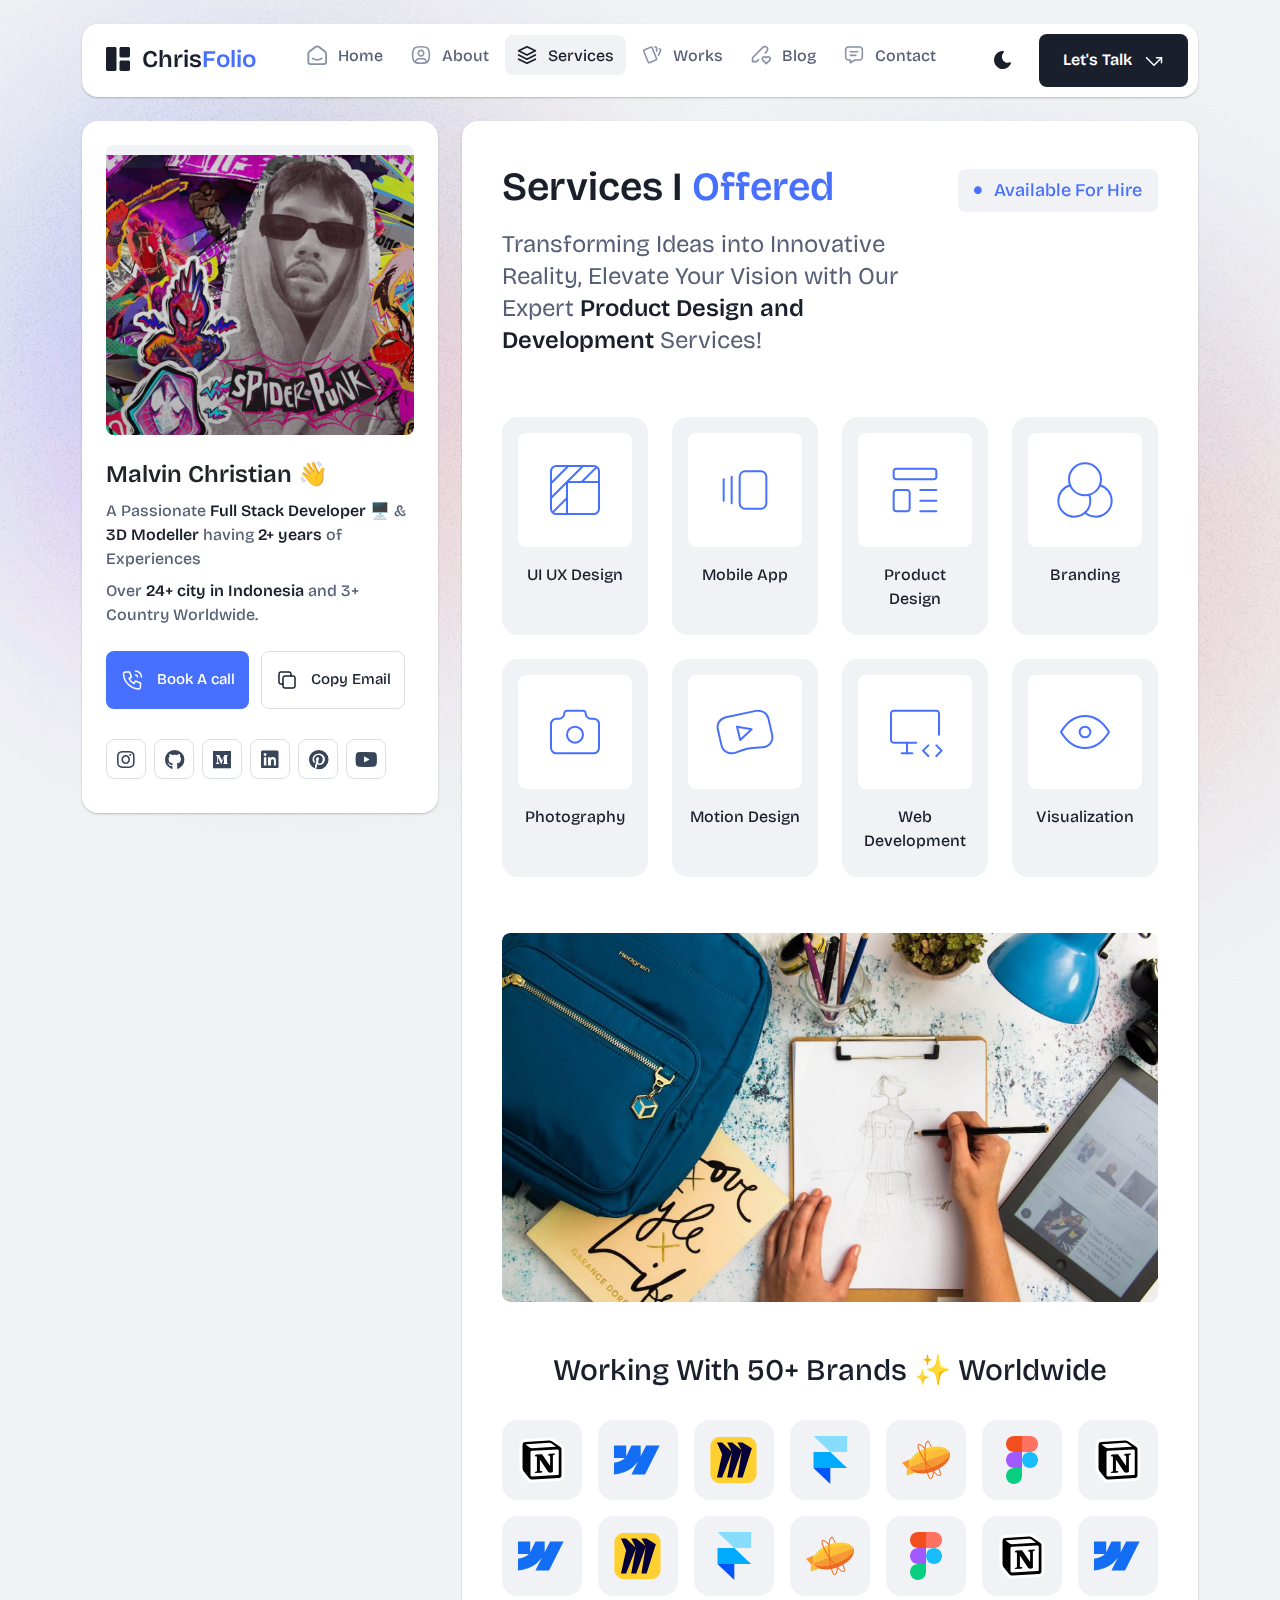
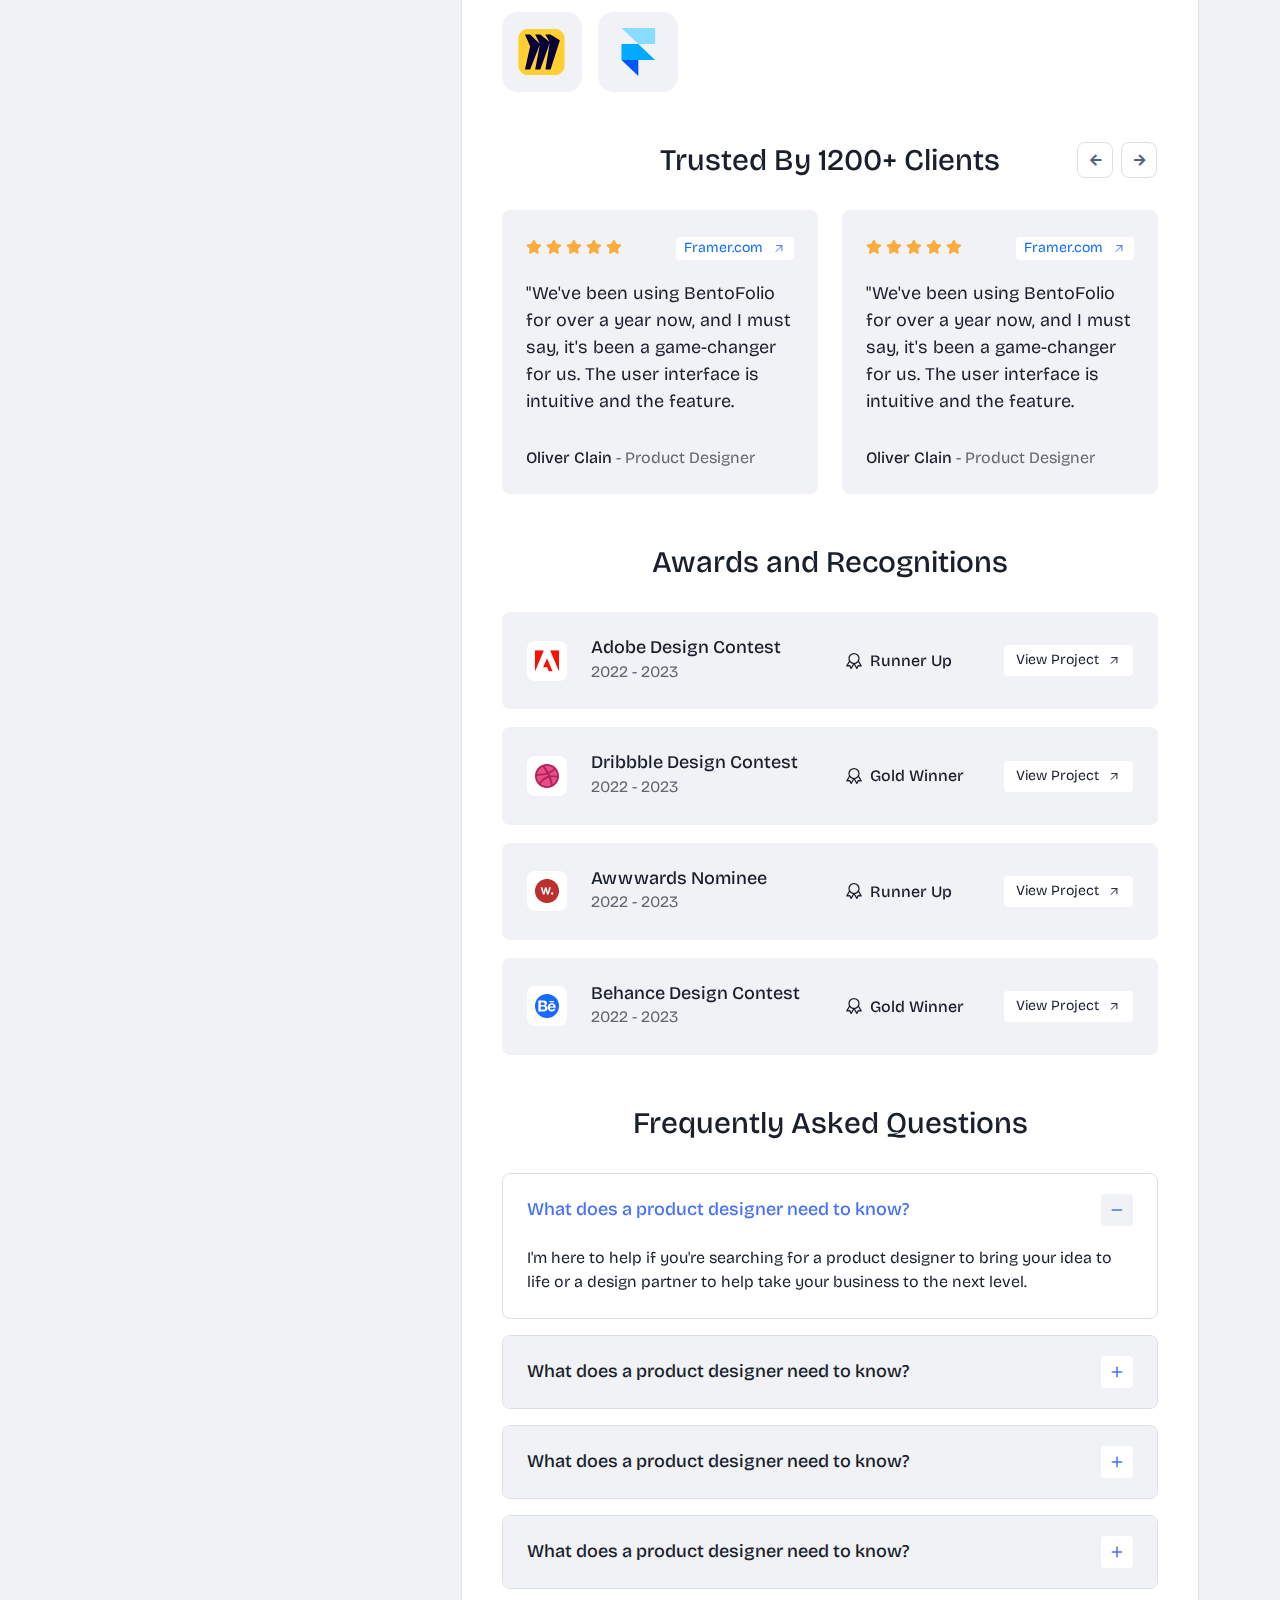
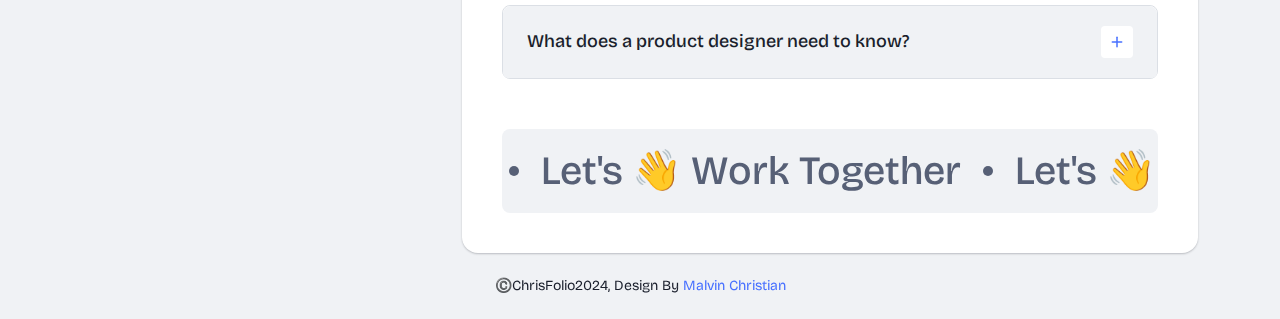
<file: services.html>
<!DOCTYPE html>
<html lang="en">

<head>
  <meta charset="UTF-8">
  <meta http-equiv="X-UA-Compatible" content="IE=edge">
  <title>Chrisfolio - Malvin Christian Personal Portofolio</title>
  <meta name="description" content="Bentofolio - Bootstrap Personal Portfolio Template">
  <meta name="viewport" content="width=device-width, initial-scale=1">

  <link rel="shortcut icon" type="image/x-icon" href="assets/img/favicon.svg">
  <!-- Place favicon.ico in the root directory -->

  <!-- CSS here -->
  <link rel="stylesheet" href="assets/css/bootstrap.min.css">
  <link rel="stylesheet" href="assets/fontawsome/css/all.min.css">
  <link rel="stylesheet" href="assets/fontawsome/css/fontawesome.min.css">
  <link rel="stylesheet" href="assets/css/slick.css">
  <link rel="stylesheet" href="assets/css/magnific-popup.css">
  <link rel="stylesheet" href="assets/css/style.css">
  <link rel="stylesheet" href="assets/css/responsive.css">
</head>

<body>
  <div id="page-content">
    <!-- header part start -->
    <header class="header-area">
      <nav class="navbar">
        <div class="container">
          <div class="menu-container">
            <div class="logo">
              <a class="navbar-brand me-0" href="index.html">
                <svg width="24" height="24" viewBox="0 0 24 24" fill="none" xmlns="http://www.w3.org/2000/svg">
                  <path
                    d="M0 1.5C0 1.10218 0.158035 0.720644 0.43934 0.43934C0.720644 0.158035 1.10218 0 1.5 0L9 0C9.39782 0 9.77936 0.158035 10.0607 0.43934C10.342 0.720644 10.5 1.10218 10.5 1.5V22.5C10.5 22.8978 10.342 23.2794 10.0607 23.5607C9.77936 23.842 9.39782 24 9 24H1.5C1.10218 24 0.720644 23.842 0.43934 23.5607C0.158035 23.2794 0 22.8978 0 22.5V1.5ZM13.5 1.5C13.5 1.10218 13.658 0.720644 13.9393 0.43934C14.2206 0.158035 14.6022 0 15 0L22.5 0C22.8978 0 23.2794 0.158035 23.5607 0.43934C23.842 0.720644 24 1.10218 24 1.5V9C24 9.39782 23.842 9.77936 23.5607 10.0607C23.2794 10.342 22.8978 10.5 22.5 10.5H15C14.6022 10.5 14.2206 10.342 13.9393 10.0607C13.658 9.77936 13.5 9.39782 13.5 9V1.5ZM13.5 15C13.5 14.6022 13.658 14.2206 13.9393 13.9393C14.2206 13.658 14.6022 13.5 15 13.5H22.5C22.8978 13.5 23.2794 13.658 23.5607 13.9393C23.842 14.2206 24 14.6022 24 15V22.5C24 22.8978 23.842 23.2794 23.5607 23.5607C23.2794 23.842 22.8978 24 22.5 24H15C14.6022 24 14.2206 23.842 13.9393 23.5607C13.658 23.2794 13.5 22.8978 13.5 22.5V15Z"
                    class="logo-icon" />
                </svg>
                <span>Chris<span class="primary">Folio</span></span>
              </a>
            </div>
            <div class="navbar-main d-flex flex-grow-1">
              <div class="logo inner-logo d-block d-xl-none">
                <a class="navbar-brand me-0" href="index.html">
                  <svg width="24" height="24" viewBox="0 0 24 24" fill="none" xmlns="http://www.w3.org/2000/svg">
                    <path
                      d="M0 1.5C0 1.10218 0.158035 0.720644 0.43934 0.43934C0.720644 0.158035 1.10218 0 1.5 0L9 0C9.39782 0 9.77936 0.158035 10.0607 0.43934C10.342 0.720644 10.5 1.10218 10.5 1.5V22.5C10.5 22.8978 10.342 23.2794 10.0607 23.5607C9.77936 23.842 9.39782 24 9 24H1.5C1.10218 24 0.720644 23.842 0.43934 23.5607C0.158035 23.2794 0 22.8978 0 22.5V1.5ZM13.5 1.5C13.5 1.10218 13.658 0.720644 13.9393 0.43934C14.2206 0.158035 14.6022 0 15 0L22.5 0C22.8978 0 23.2794 0.158035 23.5607 0.43934C23.842 0.720644 24 1.10218 24 1.5V9C24 9.39782 23.842 9.77936 23.5607 10.0607C23.2794 10.342 22.8978 10.5 22.5 10.5H15C14.6022 10.5 14.2206 10.342 13.9393 10.0607C13.658 9.77936 13.5 9.39782 13.5 9V1.5ZM13.5 15C13.5 14.6022 13.658 14.2206 13.9393 13.9393C14.2206 13.658 14.6022 13.5 15 13.5H22.5C22.8978 13.5 23.2794 13.658 23.5607 13.9393C23.842 14.2206 24 14.6022 24 15V22.5C24 22.8978 23.842 23.2794 23.5607 23.5607C23.2794 23.842 22.8978 24 22.5 24H15C14.6022 24 14.2206 23.842 13.9393 23.5607C13.658 23.2794 13.5 22.8978 13.5 22.5V15Z"
                      class="logo-icon" />
                  </svg>
                  <span>Chris<span class="primary">Folio</span></span>
                </a>
              </div>
              <ul class="navbar-info mx-auto">
                <li class="nav-item">
                  <a class="nav-link" aria-current="page" href="index.html">
                    <svg class="nav-icon" viewBox="0 0 15 15" fill="none" xmlns="http://www.w3.org/2000/svg">
                      <path
                        d="M13.475 4.92481L9.03083 1.46814C8.64082 1.16473 8.1608 1 7.66667 1C7.17254 1 6.69251 1.16473 6.3025 1.46814L1.8575 4.92481C1.59037 5.13254 1.37424 5.39858 1.22563 5.7026C1.07701 6.00662 0.99984 6.34058 1 6.67897V12.679C1 13.121 1.17559 13.5449 1.48816 13.8575C1.80072 14.17 2.22464 14.3456 2.66667 14.3456H12.6667C13.1087 14.3456 13.5326 14.17 13.8452 13.8575C14.1577 13.5449 14.3333 13.121 14.3333 12.679V6.67897C14.3333 5.99314 14.0167 5.34564 13.475 4.92481Z"
                        stroke-width="1.4" stroke-linecap="round" stroke-linejoin="round" />
                      <path d="M10.9753 10.1665C9.13359 11.2773 6.14859 11.2773 4.30859 10.1665" stroke-width="1.4"
                        stroke-linecap="round" stroke-linejoin="round" />
                    </svg>

                    <span>Home</span>
                  </a>
                </li>
                <li class="nav-item">
                  <a class="nav-link" href="about.html">
                    <svg class="nav-icon" viewBox="0 0 18 18" fill="none" xmlns="http://www.w3.org/2000/svg">
                      <path
                        d="M9 9.8335C9.66304 9.8335 10.2989 9.5701 10.7678 9.10126C11.2366 8.63242 11.5 7.99654 11.5 7.3335C11.5 6.67045 11.2366 6.03457 10.7678 5.56573C10.2989 5.09689 9.66304 4.8335 9 4.8335C8.33696 4.8335 7.70107 5.09689 7.23223 5.56573C6.76339 6.03457 6.5 6.67045 6.5 7.3335C6.5 7.99654 6.76339 8.63242 7.23223 9.10126C7.70107 9.5701 8.33696 9.8335 9 9.8335Z"
                        stroke-width="1.4" stroke-linecap="round" stroke-linejoin="round" />
                      <path
                        d="M9 1.5C15 1.5 16.5 3 16.5 9C16.5 15 15 16.5 9 16.5C3 16.5 1.5 15 1.5 9C1.5 3 3 1.5 9 1.5Z"
                        stroke-width="1.4" stroke-linecap="round" stroke-linejoin="round" />
                      <path
                        d="M4 15.7085V15.6668C4 14.7828 4.35119 13.9349 4.97631 13.3098C5.60143 12.6847 6.44928 12.3335 7.33333 12.3335H10.6667C11.5507 12.3335 12.3986 12.6847 13.0237 13.3098C13.6488 13.9349 14 14.7828 14 15.6668V15.7085"
                        stroke-width="1.4" stroke-linecap="round" stroke-linejoin="round" />
                    </svg>
                    About
                  </a>
                </li>
                <li class="nav-item">
                  <a class="nav-link active" href="services.html">
                    <svg class="nav-icon" viewBox="0 0 16 16" fill="none" xmlns="http://www.w3.org/2000/svg">
                      <path d="M7.99967 1.3335L1.33301 4.66683L7.99967 8.00016L14.6663 4.66683L7.99967 1.3335Z"
                        stroke-width="1.4" stroke-linecap="round" stroke-linejoin="round" />
                      <path d="M1.33301 8L7.99967 11.3333L14.6663 8" stroke-width="1.4" stroke-linecap="round"
                        stroke-linejoin="round" />
                      <path d="M1.33301 11.3335L7.99967 14.6668L14.6663 11.3335" stroke-width="1.4"
                        stroke-linecap="round" stroke-linejoin="round" />
                    </svg>
                    Services
                  </a>
                </li>
                <li class="nav-item">
                  <a class="nav-link" href="portfolio.html">
                    <svg class="nav-icon" viewBox="0 0 18 17" fill="none" xmlns="http://www.w3.org/2000/svg">
                      <path
                        d="M2.00326 3.99733L7.95159 1.40649C8.04974 1.36442 8.15533 1.34243 8.26212 1.34181C8.3689 1.34119 8.47473 1.36196 8.57337 1.40289C8.67201 1.44382 8.76145 1.50408 8.83642 1.58013C8.9114 1.65617 8.97039 1.74646 9.00992 1.84566L13.1133 11.764C13.1985 11.9651 13.2014 12.1917 13.1213 12.3949C13.0412 12.5982 12.8845 12.7618 12.6849 12.8507L6.73742 15.4415C6.63922 15.4837 6.53356 15.5058 6.42668 15.5065C6.3198 15.5072 6.21387 15.4864 6.11514 15.4455C6.0164 15.4046 5.92688 15.3442 5.85184 15.2681C5.7768 15.192 5.71778 15.1016 5.67826 15.0023L1.57492 5.08316C1.48963 4.88204 1.48673 4.65546 1.56684 4.45222C1.64696 4.24898 1.80367 4.08616 2.00326 3.99733Z"
                        stroke-width="1.4" stroke-linecap="round" stroke-linejoin="round" />
                      <path
                        d="M11.5 1.3335H12.3333C12.5543 1.3335 12.7663 1.42129 12.9226 1.57757C13.0789 1.73385 13.1667 1.94582 13.1667 2.16683V5.0835"
                        stroke-width="1.4" stroke-linecap="round" stroke-linejoin="round" />
                      <path
                        d="M15.6663 3C15.8863 3.09333 16.0997 3.18083 16.3063 3.2625C16.5098 3.34882 16.6706 3.51241 16.7534 3.71729C16.8362 3.92217 16.8343 4.15155 16.748 4.355L14.833 8.83334"
                        stroke-width="1.4" stroke-linecap="round" stroke-linejoin="round" />
                    </svg>
                    Works
                  </a>
                </li>
                <li class="nav-item">
                  <a class="nav-link" href="blog.html">
                    <svg class="nav-icon" viewBox="0 0 17 16" fill="none" xmlns="http://www.w3.org/2000/svg">
                      <path
                        d="M12.1663 6.16676L13.4163 4.91676C13.6352 4.69789 13.8088 4.43805 13.9273 4.15208C14.0457 3.86612 14.1067 3.55962 14.1067 3.25009C14.1067 2.94056 14.0457 2.63406 13.9273 2.3481C13.8088 2.06213 13.6352 1.80229 13.4163 1.58342C13.1975 1.36455 12.9376 1.19094 12.6517 1.07248C12.3657 0.954033 12.0592 0.893066 11.7497 0.893066C11.4401 0.893066 11.1336 0.954033 10.8477 1.07248C10.5617 1.19094 10.3019 1.36455 10.083 1.58342L1.33301 10.3334V13.6668H4.66634L6.33301 12.0001"
                        stroke-width="1.4" stroke-linecap="round" stroke-linejoin="round" />
                      <path
                        d="M13.0004 15.3335L15.7921 12.5968C15.9633 12.4307 16.0995 12.232 16.1926 12.0124C16.2857 11.7927 16.3339 11.5567 16.3343 11.3181C16.3347 11.0796 16.2873 10.8434 16.1948 10.6235C16.1024 10.4035 15.9669 10.2044 15.7963 10.0377C15.448 9.69712 14.9806 9.50602 14.4935 9.50509C14.0065 9.50415 13.5383 9.69346 13.1888 10.0327L13.0021 10.216L12.8163 10.0327C12.4681 9.69237 12.0008 9.50143 11.5139 9.50049C11.0271 9.49956 10.5591 9.68871 10.2096 10.0277C10.0383 10.1937 9.9021 10.3924 9.80891 10.612C9.71572 10.8316 9.66746 11.0677 9.667 11.3062C9.66653 11.5447 9.71386 11.781 9.80619 12.0009C9.89853 12.2209 10.034 12.4201 10.2046 12.5868L13.0004 15.3335Z"
                        stroke-width="1.4" stroke-linecap="round" stroke-linejoin="round" />
                    </svg>
                    Blog
                  </a>
                </li>
                <li class="nav-item">
                  <a class="nav-link" href="contact.html">
                    <svg class="nav-icon" viewBox="0 0 18 17" fill="none" xmlns="http://www.w3.org/2000/svg">
                      <path d="M5.66699 5.5H12.3337" stroke-width="1.4" stroke-linecap="round"
                        stroke-linejoin="round" />
                      <path d="M5.66699 8.8335H10.667" stroke-width="1.4" stroke-linecap="round"
                        stroke-linejoin="round" />
                      <path
                        d="M14 1.3335C14.663 1.3335 15.2989 1.59689 15.7678 2.06573C16.2366 2.53457 16.5 3.17045 16.5 3.8335V10.5002C16.5 11.1632 16.2366 11.7991 15.7678 12.2679C15.2989 12.7368 14.663 13.0002 14 13.0002H9.83333L5.66667 15.5002V13.0002H4C3.33696 13.0002 2.70107 12.7368 2.23223 12.2679C1.76339 11.7991 1.5 11.1632 1.5 10.5002V3.8335C1.5 3.17045 1.76339 2.53457 2.23223 2.06573C2.70107 1.59689 3.33696 1.3335 4 1.3335H14Z"
                        stroke-width="1.4" stroke-linecap="round" stroke-linejoin="round" />
                    </svg>
                    Contact
                  </a>
                </li>
              </ul>
              <div class="header-right-info d-flex align-items-center">
                <button class="theme-control-btn">
                  <span class="dark">
                    <svg width="24" height="24" viewBox="0 0 24 24" fill="none" xmlns="http://www.w3.org/2000/svg">
                      <path
                        d="M11.8005 3C10.207 3.0003 8.64356 3.44286 7.27683 4.28049C5.91011 5.11811 4.79139 6.31937 4.04002 7.75612C3.28865 9.19288 2.93281 10.8112 3.01046 12.4386C3.08811 14.0659 3.59633 15.6411 4.48091 16.9963C5.3655 18.3514 6.59326 19.4356 8.03324 20.1333C9.47322 20.8309 11.0714 21.1157 12.6573 20.9574C14.2432 20.7991 15.7573 20.2036 17.0381 19.2344C18.319 18.2652 19.3185 16.9587 19.9301 15.4542C20.2302 14.7162 19.5111 13.9746 18.7875 14.2752C17.5475 14.7888 16.1706 14.8418 14.8963 14.425C13.622 14.0082 12.5308 13.1479 11.8126 11.9937C11.0943 10.8396 10.7943 9.4645 10.9648 8.10764C11.1353 6.75077 11.7655 5.49792 12.7458 4.5669L12.8136 4.4949C13.2986 3.9279 12.913 3.0072 12.1464 3.0072H11.9122L11.8524 3.0018L11.7996 3H11.8005Z"
                        fill="#1A1F2C" />
                    </svg>
                    <small class="theme-text d-block d-xl-none">Change appearance</small>
                  </span>
                  <span class="light">
                    <svg width="24" height="24" viewBox="0 0 24 24" fill="none" xmlns="http://www.w3.org/2000/svg">
                      <path
                        d="M12 19C12.2449 19 12.4813 19.09 12.6644 19.2527C12.8474 19.4155 12.9643 19.6397 12.993 19.883L13 20V21C12.9997 21.2549 12.9021 21.5 12.7272 21.6854C12.5522 21.8707 12.313 21.9822 12.0586 21.9972C11.8042 22.0121 11.5536 21.9293 11.3582 21.7657C11.1627 21.6021 11.0371 21.3701 11.007 21.117L11 21V20C11 19.7348 11.1054 19.4804 11.2929 19.2929C11.4804 19.1054 11.7348 19 12 19Z"
                        fill="#FD7E41" />
                      <path
                        d="M18.3127 16.9099L18.4067 16.9929L19.1067 17.6929C19.2861 17.8729 19.3902 18.1144 19.398 18.3683C19.4057 18.6223 19.3165 18.8697 19.1485 19.0602C18.9804 19.2508 18.7462 19.3702 18.4933 19.3943C18.2403 19.4184 17.9877 19.3454 17.7867 19.1899L17.6927 19.1069L16.9927 18.4069C16.8202 18.2347 16.7165 18.0053 16.7012 17.7619C16.6859 17.5186 16.76 17.278 16.9097 17.0855C17.0593 16.893 17.2741 16.7618 17.5137 16.7166C17.7533 16.6713 18.0012 16.7152 18.2107 16.8399L18.3127 16.9099Z"
                        fill="#FD7E41" />
                      <path
                        d="M7.00747 16.993C7.17965 17.1652 7.28308 17.3943 7.29836 17.6373C7.31364 17.8803 7.23972 18.1206 7.09047 18.313L7.00747 18.407L6.30747 19.107C6.12751 19.2863 5.88604 19.3905 5.63209 19.3982C5.37814 19.406 5.13076 19.3168 4.94019 19.1487C4.74963 18.9807 4.63017 18.7464 4.60607 18.4935C4.58198 18.2406 4.65506 17.988 4.81047 17.787L4.89347 17.693L5.59347 16.993C5.781 16.8055 6.03531 16.7002 6.30047 16.7002C6.56563 16.7002 6.81994 16.8055 7.00747 16.993Z"
                        fill="#FD7E41" />
                      <path
                        d="M3.99987 11C4.25475 11.0003 4.4999 11.0979 4.68524 11.2728C4.87057 11.4478 4.9821 11.687 4.99704 11.9414C5.01198 12.1958 4.92919 12.4464 4.7656 12.6418C4.60201 12.8373 4.36996 12.9629 4.11687 12.993L3.99987 13H2.99987C2.74499 12.9997 2.49984 12.9021 2.3145 12.7272C2.12916 12.5522 2.01763 12.313 2.0027 12.0586C1.98776 11.8042 2.07054 11.5536 2.23413 11.3582C2.39772 11.1627 2.62977 11.0371 2.88287 11.007L2.99987 11H3.99987Z"
                        fill="#FD7E41" />
                      <path
                        d="M20.9999 11C21.2547 11.0003 21.4999 11.0979 21.6852 11.2728C21.8706 11.4478 21.9821 11.687 21.997 11.9414C22.012 12.1958 21.9292 12.4464 21.7656 12.6418C21.602 12.8373 21.37 12.9629 21.1169 12.993L20.9999 13H19.9999C19.745 12.9997 19.4998 12.9021 19.3145 12.7272C19.1292 12.5522 19.0176 12.313 19.0027 12.0586C18.9878 11.8042 19.0705 11.5536 19.2341 11.3582C19.3977 11.1627 19.6298 11.0371 19.8829 11.007L19.9999 11H20.9999Z"
                        fill="#FD7E41" />
                      <path
                        d="M6.21264 4.80985L6.30664 4.89285L7.00664 5.59285C7.18599 5.77281 7.29011 6.01429 7.29787 6.26824C7.30562 6.52219 7.21642 6.76957 7.04839 6.96013C6.88036 7.1507 6.64609 7.27016 6.39316 7.29425C6.14024 7.31834 5.88763 7.24526 5.68664 7.08985L5.59264 7.00685L4.89264 6.30685C4.72073 6.13453 4.61757 5.90543 4.6025 5.66248C4.58744 5.41954 4.6615 5.17945 4.8108 4.98721C4.9601 4.79497 5.1744 4.66378 5.41351 4.61824C5.65262 4.57271 5.90013 4.61594 6.10964 4.73985L6.21264 4.80985Z"
                        fill="#FD7E41" />
                      <path
                        d="M19.1071 4.89288C19.2793 5.06508 19.3827 5.29418 19.398 5.5372C19.4132 5.78023 19.3393 6.02048 19.1901 6.21288L19.1071 6.30688L18.4071 7.00688C18.2271 7.18623 17.9856 7.29036 17.7317 7.29811C17.4777 7.30587 17.2304 7.21667 17.0398 7.04864C16.8492 6.8806 16.7298 6.64633 16.7057 6.39341C16.6816 6.14049 16.7547 5.88788 16.9101 5.68688L16.9931 5.59288L17.6931 4.89288C17.8806 4.70541 18.1349 4.6001 18.4001 4.6001C18.6652 4.6001 18.9196 4.70541 19.1071 4.89288Z"
                        fill="#FD7E41" />
                      <path
                        d="M12 2C12.2449 2.00003 12.4813 2.08996 12.6644 2.25272C12.8474 2.41547 12.9643 2.63975 12.993 2.883L13 3V4C12.9997 4.25488 12.9021 4.50003 12.7272 4.68537C12.5522 4.8707 12.313 4.98223 12.0586 4.99717C11.8042 5.01211 11.5536 4.92933 11.3582 4.76573C11.1627 4.60214 11.0371 4.3701 11.007 4.117L11 4V3C11 2.73478 11.1054 2.48043 11.2929 2.29289C11.4804 2.10536 11.7348 2 12 2Z"
                        fill="#FD7E41" />
                      <path
                        d="M12 7C12.9797 6.99994 13.9378 7.28769 14.7553 7.8275C15.5729 8.36731 16.2138 9.1354 16.5986 10.0364C16.9833 10.9373 17.0949 11.9315 16.9195 12.8953C16.7441 13.8592 16.2893 14.7502 15.6118 15.4579C14.9343 16.1655 14.0638 16.6585 13.1085 16.8756C12.1532 17.0928 11.1552 17.0245 10.2383 16.6793C9.3215 16.334 8.52629 15.7271 7.95146 14.9338C7.37663 14.1405 7.04752 13.1958 7.005 12.217L7 12L7.005 11.783C7.06092 10.4958 7.61161 9.27978 8.54222 8.38866C9.47284 7.49754 10.7115 7.00007 12 7Z"
                        fill="#FD7E41" />
                    </svg>
                    <small class="theme-text d-block d-xl-none">Change appearance</small>
                  </span>
                </button>
                <a href="contact.html" class="lets-talk-btn">
                  Let's Talk
                  <svg class="icon" width="20" height="20" viewBox="0 0 20 20" fill="none"
                    xmlns="http://www.w3.org/2000/svg">
                    <path d="M17.5 11.6665V6.6665H12.5" stroke="white" stroke-width="1.5" stroke-linecap="round"
                      stroke-linejoin="round" />
                    <path d="M17.5 6.6665L10 14.1665L2.5 6.6665" stroke="white" stroke-width="1.5"
                      stroke-linecap="round" stroke-linejoin="round" />
                  </svg>
                </a>
              </div>
            </div>
            <div class="mobile-menu-overlay d-block d-lg-none"></div>
            <div class="mobile-menu-control-bar d-block d-xl-none">
              <button class="mobile-menu-control-bar">
                <i class="fas fa-bars"></i>
              </button>
            </div>
          </div>
        </div>
      </nav>
    </header>
    <!-- header part end -->

    <!-- main area part start -->
    <main>

      <section class="content-box-area mt-4">
        <div class="container">
          <div class="row g-4">
            <div class="col-xl-4">
              <div class="card profile-card">
                <div class="card-body">
                  <div class="image text-center">
                    <img src="assets/img/images/profile.png" alt="profile">
                  </div>
                  <div class="text">
                    <h3 class="card-title">Malvin Christian 👋</h3>
                    <p>A Passionate <span>Full Stack Developer</span> 🖥️ & <span>3D Modeller</span> having <span>2+ years</span> of Experiences</p>
                    <p>Over <span>24+ city in Indonesia</span> and 3+ Country Worldwide.</p>
                    <div class="common-button-groups">
                      <a class="btn btn-call" href="services.html#">
                        <svg class="icon" width="25" height="24" viewBox="0 0 25 24" fill="none"
                          xmlns="http://www.w3.org/2000/svg">
                          <path
                            d="M5.5 4H9.5L11.5 9L9 10.5C10.071 12.6715 11.8285 14.429 14 15.5L15.5 13L20.5 15V19C20.5 19.5304 20.2893 20.0391 19.9142 20.4142C19.5391 20.7893 19.0304 21 18.5 21C14.5993 20.763 10.9202 19.1065 8.15683 16.3432C5.3935 13.5798 3.73705 9.90074 3.5 6C3.5 5.46957 3.71071 4.96086 4.08579 4.58579C4.46086 4.21071 4.96957 4 5.5 4Z"
                            stroke="white" stroke-width="1.5" stroke-linecap="round" stroke-linejoin="round" />
                          <path
                            d="M15.5 7C16.0304 7 16.5391 7.21071 16.9142 7.58579C17.2893 7.96086 17.5 8.46957 17.5 9"
                            stroke="white" stroke-width="1.5" stroke-linecap="round" stroke-linejoin="round" />
                          <path d="M15.5 3C17.0913 3 18.6174 3.63214 19.7426 4.75736C20.8679 5.88258 21.5 7.4087 21.5 9"
                            stroke="white" stroke-width="1.5" stroke-linecap="round" stroke-linejoin="round" />
                        </svg>
                        Book A call
                      </a>
                      <button class="btn btn-copy" data-clipboard-text="example@example.com">
                        <svg class="icon" width="24" height="24" viewBox="0 0 24 24" fill="none"
                          xmlns="http://www.w3.org/2000/svg">
                          <path
                            d="M8 10C8 9.46957 8.21071 8.96086 8.58579 8.58579C8.96086 8.21071 9.46957 8 10 8H18C18.5304 8 19.0391 8.21071 19.4142 8.58579C19.7893 8.96086 20 9.46957 20 10V18C20 18.5304 19.7893 19.0391 19.4142 19.4142C19.0391 19.7893 18.5304 20 18 20H10C9.46957 20 8.96086 19.7893 8.58579 19.4142C8.21071 19.0391 8 18.5304 8 18V10Z"
                            stroke-width="1.5" stroke-linecap="round" stroke-linejoin="round" />
                          <path
                            d="M16 8V6C16 5.46957 15.7893 4.96086 15.4142 4.58579C15.0391 4.21071 14.5304 4 14 4H6C5.46957 4 4.96086 4.21071 4.58579 4.58579C4.21071 4.96086 4 5.46957 4 6V14C4 14.5304 4.21071 15.0391 4.58579 15.4142C4.96086 15.7893 5.46957 16 6 16H8"
                            stroke-width="1.5" stroke-linecap="round" stroke-linejoin="round" />
                        </svg>
                        Copy Email
                      </button>
                    </div>
                    <div class="social-media-icon">
                      <ul class="list-unstyled">
                        <li><a href="https://www.instagram.com/vinnchris_"><i class="fab fa-instagram"></i></a></li>
                        <li><a href="https://github.com/vinnchris"><i class="fab fa-github"></i></a></li>
                        <li><a href="about.html#"><i class="fab fa-medium"></i></a></li>
                        <li><a href="https://linkedin.com/in/christian-malvin"><i class="fab fa-linkedin"></i></a></li>
                        <li><a href="https://pin.it/1jHnVrw0S"><i class="fab fa-pinterest"></i></a></li>
                        <li><a href="about.html#"><i class="fab fa-youtube"></i></a></li>
                      </ul>
                    </div>
                  </div>
                </div>
              </div>
            </div>
            <div class="col-xl-8">
              <div class="card content-box-card">
                <div class="card-body">
                  <div class="top-info">
                    <div class="text">
                      <h1 class="main-title">Services I <span>Offered</span></h1>
                      <p>Transforming Ideas into Innovative Reality, Elevate Your Vision with Our Expert <b>Product
                          Design and Development</b> Services!</p>
                    </div>
                    <div class="available-btn">
                      <span><i class="fas fa-circle"></i> Available For Hire</span>
                    </div>
                  </div>
                  <div class="services">
                    <div class="row g-4">
                      <div class="col-md-3 col-sm-6 col-6">
                        <div class="services-item text-center">
                          <div class="image">
                            <img src="assets/img/icons/ui-ux.svg" alt="ui-ux">
                          </div>
                          <div class="text">
                            <h3 class="title">UI UX Design</h3>
                          </div>
                        </div>
                      </div>
                      <div class="col-md-3 col-sm-6 col-6">
                        <div class="services-item text-center">
                          <div class="image">
                            <img src="assets/img/icons/app.svg" alt="app">
                          </div>
                          <div class="text">
                            <h3 class="title">Mobile App</h3>
                          </div>
                        </div>
                      </div>
                      <div class="col-md-3 col-sm-6 col-6">
                        <div class="services-item text-center">
                          <div class="image">
                            <img src="assets/img/icons/prd-design.svg" alt="prd-design">
                          </div>
                          <div class="text">
                            <h3 class="title">Product Design</h3>
                          </div>
                        </div>
                      </div>
                      <div class="col-md-3 col-sm-6 col-6">
                        <div class="services-item text-center">
                          <div class="image">
                            <img src="assets/img/icons/branding.svg" alt="branding">
                          </div>
                          <div class="text">
                            <h3 class="title">Branding</h3>
                          </div>
                        </div>
                      </div>
                      <div class="col-md-3 col-sm-6 col-6">
                        <div class="services-item text-center">
                          <div class="image">
                            <img src="assets/img/icons/camera.svg" alt="camera">
                          </div>
                          <div class="text">
                            <h3 class="title">Photography</h3>
                          </div>
                        </div>
                      </div>
                      <div class="col-md-3 col-sm-6 col-6">
                        <div class="services-item text-center">
                          <div class="image">
                            <img src="assets/img/icons/youtube.svg" alt="youtube">
                          </div>
                          <div class="text">
                            <h3 class="title">Motion Design</h3>
                          </div>
                        </div>
                      </div>
                      <div class="col-md-3 col-sm-6 col-6">
                        <div class="services-item text-center">
                          <div class="image">
                            <img src="assets/img/icons/web-development.svg" alt="web-development">
                          </div>
                          <div class="text">
                            <h3 class="title">Web Development</h3>
                          </div>
                        </div>
                      </div>
                      <div class="col-md-3 col-sm-6 col-6">
                        <div class="services-item text-center">
                          <div class="image">
                            <img src="assets/img/icons/view.svg" alt="view">
                          </div>
                          <div class="text">
                            <h3 class="title">Visualization</h3>
                          </div>
                        </div>
                      </div>
                    </div>
                    <div class="block-image">
                      <img src="assets/img/blog/blog-img-1.jpg" alt="blog-img-1" class="img-fluid w-100">
                    </div>
                  </div>
                  <div class="working-with-area">
                    <h2 class="main-common-title">Working With 50+ Brands ✨ Worldwide
                    </h2>
                    <div class="working-with-main">
                      <div class="items">
                        <img src="assets/img/icons/notion.svg" alt="notion">
                      </div>
                      <div class="items">
                        <img src="assets/img/icons/webflow.svg" alt="webflow">
                      </div>
                      <div class="items">
                        <img src="assets/img/icons/mico.svg" alt="mico">
                      </div>
                      <div class="items">
                        <img src="assets/img/icons/framer.svg" alt="framer">
                      </div>
                      <div class="items">
                        <img src="assets/img/icons/zeplin.svg" alt="zeplin">
                      </div>
                      <div class="items">
                        <img src="assets/img/icons/figma.svg" alt="figma">
                      </div>
                      <div class="items">
                        <img src="assets/img/icons/notion.svg" alt="notion">
                      </div>
                      <div class="items">
                        <img src="assets/img/icons/webflow.svg" alt="webflow">
                      </div>
                      <div class="items">
                        <img src="assets/img/icons/mico.svg" alt="mico">
                      </div>
                      <div class="items">
                        <img src="assets/img/icons/framer.svg" alt="framer">
                      </div>
                      <div class="items">
                        <img src="assets/img/icons/zeplin.svg" alt="zeplin">
                      </div>
                      <div class="items">
                        <img src="assets/img/icons/figma.svg" alt="figma">
                      </div>
                      <div class="items">
                        <img src="assets/img/icons/notion.svg" alt="notion">
                      </div>
                      <div class="items">
                        <img src="assets/img/icons/webflow.svg" alt="webflow">
                      </div>
                      <div class="items">
                        <img src="assets/img/icons/mico.svg" alt="mico">
                      </div>
                      <div class="items">
                        <img src="assets/img/icons/framer.svg" alt="framer">
                      </div>
                    </div>
                  </div>
                  <div class="client-feedback">
                    <h2 class="main-common-title">Trusted By 1200+ Clients
                    </h2>
                    <div class="row client-feedback-slider">
                      <div class="col-lg-6">
                        <div class="feedback-item">
                          <div class="feedback-top-info">
                            <div class="rating">
                              <i class="fas fa-star"></i>
                              <i class="fas fa-star"></i>
                              <i class="fas fa-star"></i>
                              <i class="fas fa-star"></i>
                              <i class="fas fa-star"></i>
                            </div>
                            <div class="website">
                              <a href="services.html#">Framer.com
                                <svg class="arrow-up" width="14" height="15" viewBox="0 0 14 15" fill="none"
                                  xmlns="http://www.w3.org/2000/svg">
                                  <path d="M9.91634 4.5835L4.08301 10.4168" stroke-linecap="round"
                                    stroke-linejoin="round" />
                                  <path d="M4.66699 4.5835H9.91699V9.8335" stroke-linecap="round"
                                    stroke-linejoin="round" />
                                </svg>
                              </a>
                            </div>
                          </div>
                          <div class="details">
                            <p>
                              "We've been using BentoFolio for over a year now, and I must say, it's been a game-changer
                              for us. The user interface is intuitive and the feature.
                            </p>
                          </div>
                          <div class="designation">
                            <p><span>Oliver Clain</span> - Product Designer</p>
                          </div>
                        </div>
                      </div>
                      <div class="col-lg-6">
                        <div class="feedback-item">
                          <div class="feedback-top-info">
                            <div class="rating">
                              <i class="fas fa-star"></i>
                              <i class="fas fa-star"></i>
                              <i class="fas fa-star"></i>
                              <i class="fas fa-star"></i>
                              <i class="fas fa-star"></i>
                            </div>
                            <div class="website">
                              <a href="services.html#">Framer.com
                                <svg class="arrow-up" width="14" height="15" viewBox="0 0 14 15" fill="none"
                                  xmlns="http://www.w3.org/2000/svg">
                                  <path d="M9.91634 4.5835L4.08301 10.4168" stroke-linecap="round"
                                    stroke-linejoin="round" />
                                  <path d="M4.66699 4.5835H9.91699V9.8335" stroke-linecap="round"
                                    stroke-linejoin="round" />
                                </svg>
                              </a>
                            </div>
                          </div>
                          <div class="details">
                            <p>
                              "We've been using BentoFolio for over a year now, and I must say, it's been a game-changer
                              for us. The user interface is intuitive and the feature.
                            </p>
                          </div>
                          <div class="designation">
                            <p><span>Oliver Clain</span> - Product Designer</p>
                          </div>
                        </div>
                      </div>
                      <div class="col-lg-6">
                        <div class="feedback-item">
                          <div class="feedback-top-info">
                            <div class="rating">
                              <i class="fas fa-star"></i>
                              <i class="fas fa-star"></i>
                              <i class="fas fa-star"></i>
                              <i class="fas fa-star"></i>
                              <i class="fas fa-star"></i>
                            </div>
                            <div class="website">
                              <a href="services.html#">Framer.com
                                <svg class="arrow-up" width="14" height="15" viewBox="0 0 14 15" fill="none"
                                  xmlns="http://www.w3.org/2000/svg">
                                  <path d="M9.91634 4.5835L4.08301 10.4168" stroke-linecap="round"
                                    stroke-linejoin="round" />
                                  <path d="M4.66699 4.5835H9.91699V9.8335" stroke-linecap="round"
                                    stroke-linejoin="round" />
                                </svg>
                              </a>
                            </div>
                          </div>
                          <div class="details">
                            <p>
                              "We've been using BentoFolio for over a year now, and I must say, it's been a game-changer
                              for us. The user interface is intuitive and the feature.
                            </p>
                          </div>
                          <div class="designation">
                            <p><span>Oliver Clain</span> - Product Designer</p>
                          </div>
                        </div>
                      </div>
                    </div>
                  </div>
                  <div class="awards-recognitions">
                    <h2 class="main-common-title">Awards and Recognitions
                    </h2>
                    <div class="awards-recognitions-main">
                      <ul class="list-unstyled">
                        <li>
                          <a href="services.html#" class="d-block w-100">
                            <div class="awards-item">
                              <div class="award-name">
                                <div class="icon">
                                  <img src="assets/img/icons/adobe.svg" alt="adobe">
                                </div>
                                <div class="text">
                                  <h4 class="title">Adobe Design Contest</h4>
                                  <p class="year">2022 - 2023</p>
                                </div>
                              </div>
                              <div class="winner-tag">
                                <h4 class="title">
                                  <svg class="icon" width="24" height="24" viewBox="0 0 24 24" fill="none"
                                    xmlns="http://www.w3.org/2000/svg">
                                    <path
                                      d="M6 9C6 10.5913 6.63214 12.1174 7.75736 13.2426C8.88258 14.3679 10.4087 15 12 15C13.5913 15 15.1174 14.3679 16.2426 13.2426C17.3679 12.1174 18 10.5913 18 9C18 7.4087 17.3679 5.88258 16.2426 4.75736C15.1174 3.63214 13.5913 3 12 3C10.4087 3 8.88258 3.63214 7.75736 4.75736C6.63214 5.88258 6 7.4087 6 9Z"
                                      stroke-width="1.5" stroke-linecap="round" stroke-linejoin="round" />
                                    <path d="M12 15L15.4 20.89L16.998 17.657L20.596 17.889L17.196 12" stroke-width="1.5"
                                      stroke-linecap="round" stroke-linejoin="round" />
                                    <path d="M6.80234 12L3.40234 17.89L7.00034 17.657L8.59834 20.889L11.9983 15"
                                      stroke-width="1.5" stroke-linecap="round" stroke-linejoin="round" />
                                  </svg>
                                  Runner Up
                                </h4>
                              </div>
                              <div class="project-btn">
                                <span>
                                  View Project
                                  <svg class="arrow-up" width="14" height="15" viewBox="0 0 14 15" fill="none"
                                    xmlns="http://www.w3.org/2000/svg">
                                    <path d="M9.91634 4.5835L4.08301 10.4168" stroke-linecap="round"
                                      stroke-linejoin="round" />
                                    <path d="M4.66699 4.5835H9.91699V9.8335" stroke-linecap="round"
                                      stroke-linejoin="round" />
                                  </svg>
                                </span>
                              </div>
                            </div>
                          </a>
                        </li>
                        <li>
                          <a href="services.html#" class="d-block w-100">
                            <div class="awards-item">
                              <div class="award-name">
                                <div class="icon">
                                  <img src="assets/img/icons/dribbble.svg" alt="dribbble">
                                </div>
                                <div class="text">
                                  <h4 class="title">Dribbble Design Contest</h4>
                                  <p class="year">2022 - 2023</p>
                                </div>
                              </div>
                              <div class="winner-tag">
                                <h4 class="title">
                                  <svg class="icon" width="24" height="24" viewBox="0 0 24 24" fill="none"
                                    xmlns="http://www.w3.org/2000/svg">
                                    <path
                                      d="M6 9C6 10.5913 6.63214 12.1174 7.75736 13.2426C8.88258 14.3679 10.4087 15 12 15C13.5913 15 15.1174 14.3679 16.2426 13.2426C17.3679 12.1174 18 10.5913 18 9C18 7.4087 17.3679 5.88258 16.2426 4.75736C15.1174 3.63214 13.5913 3 12 3C10.4087 3 8.88258 3.63214 7.75736 4.75736C6.63214 5.88258 6 7.4087 6 9Z"
                                      stroke-width="1.5" stroke-linecap="round" stroke-linejoin="round" />
                                    <path d="M12 15L15.4 20.89L16.998 17.657L20.596 17.889L17.196 12" stroke-width="1.5"
                                      stroke-linecap="round" stroke-linejoin="round" />
                                    <path d="M6.80234 12L3.40234 17.89L7.00034 17.657L8.59834 20.889L11.9983 15"
                                      stroke-width="1.5" stroke-linecap="round" stroke-linejoin="round" />
                                  </svg>
                                  Gold Winner
                                </h4>
                              </div>
                              <div class="project-btn">
                                <span>
                                  View Project
                                  <svg class="arrow-up" width="14" height="15" viewBox="0 0 14 15" fill="none"
                                    xmlns="http://www.w3.org/2000/svg">
                                    <path d="M9.91634 4.5835L4.08301 10.4168" stroke-linecap="round"
                                      stroke-linejoin="round" />
                                    <path d="M4.66699 4.5835H9.91699V9.8335" stroke-linecap="round"
                                      stroke-linejoin="round" />
                                  </svg>
                                </span>
                              </div>
                            </div>
                          </a>
                        </li>
                        <li>
                          <a href="services.html#" class="d-block w-100">
                            <div class="awards-item">
                              <div class="award-name">
                                <div class="icon">
                                  <img src="assets/img/icons/awwwards.png" alt="awwwards">
                                </div>
                                <div class="text">
                                  <h4 class="title">Awwwards Nominee</h4>
                                  <p class="year">2022 - 2023</p>
                                </div>
                              </div>
                              <div class="winner-tag">
                                <h4 class="title">
                                  <svg class="icon" width="24" height="24" viewBox="0 0 24 24" fill="none"
                                    xmlns="http://www.w3.org/2000/svg">
                                    <path
                                      d="M6 9C6 10.5913 6.63214 12.1174 7.75736 13.2426C8.88258 14.3679 10.4087 15 12 15C13.5913 15 15.1174 14.3679 16.2426 13.2426C17.3679 12.1174 18 10.5913 18 9C18 7.4087 17.3679 5.88258 16.2426 4.75736C15.1174 3.63214 13.5913 3 12 3C10.4087 3 8.88258 3.63214 7.75736 4.75736C6.63214 5.88258 6 7.4087 6 9Z"
                                      stroke-width="1.5" stroke-linecap="round" stroke-linejoin="round" />
                                    <path d="M12 15L15.4 20.89L16.998 17.657L20.596 17.889L17.196 12" stroke-width="1.5"
                                      stroke-linecap="round" stroke-linejoin="round" />
                                    <path d="M6.80234 12L3.40234 17.89L7.00034 17.657L8.59834 20.889L11.9983 15"
                                      stroke-width="1.5" stroke-linecap="round" stroke-linejoin="round" />
                                  </svg>
                                  Runner Up
                                </h4>
                              </div>
                              <div class="project-btn">
                                <span>
                                  View Project
                                  <svg class="arrow-up" width="14" height="15" viewBox="0 0 14 15" fill="none"
                                    xmlns="http://www.w3.org/2000/svg">
                                    <path d="M9.91634 4.5835L4.08301 10.4168" stroke-linecap="round"
                                      stroke-linejoin="round" />
                                    <path d="M4.66699 4.5835H9.91699V9.8335" stroke-linecap="round"
                                      stroke-linejoin="round" />
                                  </svg>
                                </span>
                              </div>
                            </div>
                          </a>
                        </li>
                        <li>
                          <a href="services.html#" class="d-block w-100">
                            <div class="awards-item">
                              <div class="award-name">
                                <div class="icon">
                                  <img src="assets/img/icons/behance.svg" alt="behance">
                                </div>
                                <div class="text">
                                  <h4 class="title">Behance Design Contest</h4>
                                  <p class="year">2022 - 2023</p>
                                </div>
                              </div>
                              <div class="winner-tag">
                                <h4 class="title">
                                  <svg class="icon" width="24" height="24" viewBox="0 0 24 24" fill="none"
                                    xmlns="http://www.w3.org/2000/svg">
                                    <path
                                      d="M6 9C6 10.5913 6.63214 12.1174 7.75736 13.2426C8.88258 14.3679 10.4087 15 12 15C13.5913 15 15.1174 14.3679 16.2426 13.2426C17.3679 12.1174 18 10.5913 18 9C18 7.4087 17.3679 5.88258 16.2426 4.75736C15.1174 3.63214 13.5913 3 12 3C10.4087 3 8.88258 3.63214 7.75736 4.75736C6.63214 5.88258 6 7.4087 6 9Z"
                                      stroke-width="1.5" stroke-linecap="round" stroke-linejoin="round" />
                                    <path d="M12 15L15.4 20.89L16.998 17.657L20.596 17.889L17.196 12" stroke-width="1.5"
                                      stroke-linecap="round" stroke-linejoin="round" />
                                    <path d="M6.80234 12L3.40234 17.89L7.00034 17.657L8.59834 20.889L11.9983 15"
                                      stroke-width="1.5" stroke-linecap="round" stroke-linejoin="round" />
                                  </svg>
                                  Gold Winner
                                </h4>
                              </div>
                              <div class="project-btn">
                                <span>
                                  View Project
                                  <svg class="arrow-up" width="14" height="15" viewBox="0 0 14 15" fill="none"
                                    xmlns="http://www.w3.org/2000/svg">
                                    <path d="M9.91634 4.5835L4.08301 10.4168" stroke-linecap="round"
                                      stroke-linejoin="round" />
                                    <path d="M4.66699 4.5835H9.91699V9.8335" stroke-linecap="round"
                                      stroke-linejoin="round" />
                                  </svg>
                                </span>
                              </div>
                            </div>
                          </a>
                        </li>
                      </ul>
                    </div>
                  </div>
                  <div class="frequently-asked-questions">
                    <h2 class="main-common-title">Frequently Asked Questions
                    </h2>
                    <div class="frequently-asked-questions-main">
                      <div class="accordion" id="accordionExample">
                        <div class="accordion-item">
                          <h4 class="accordion-header" id="headingOne">
                            <button class="accordion-button" type="button" data-bs-toggle="collapse"
                              data-bs-target="#collapseOne" aria-expanded="true" aria-controls="collapseOne">
                              What does a product designer need to know?
                              <span class="ms-auto">
                                <span class="icon ms-4">
                                  <img class="icon-plus" src="assets/img/icons/plus.svg" alt="plus">
                                  <img class="icon-minus d-none" src="assets/img/icons/minus.svg" alt="minus">
                                </span>
                              </span>
                            </button>
                          </h4>
                          <div id="collapseOne" class="accordion-collapse collapse show" aria-labelledby="headingOne"
                            data-bs-parent="#accordionExample">
                            <div class="accordion-body">
                              <p>I'm here to help if you're searching for a product designer to bring your idea to life
                                or a design partner to help take your business to the next level.</p>
                            </div>
                          </div>
                        </div>
                        <div class="accordion-item">
                          <h4 class="accordion-header" id="headingTwo">
                            <button class="accordion-button collapsed" type="button" data-bs-toggle="collapse"
                              data-bs-target="#collapseTwo" aria-expanded="false" aria-controls="collapseTwo">
                              What does a product designer need to know?
                              <span class="ms-auto">
                                <span class="icon ms-4">
                                  <img class="icon-plus" src="assets/img/icons/plus.svg" alt="plus">
                                  <img class="icon-minus d-none" src="assets/img/icons/minus.svg" alt="minus">
                                </span>
                              </span>
                            </button>
                          </h4>
                          <div id="collapseTwo" class="accordion-collapse collapse" aria-labelledby="headingTwo"
                            data-bs-parent="#accordionExample">
                            <div class="accordion-body">
                              <p>I'm here to help if you're searching for a product designer to bring your idea to life
                                or
                                a design partner to help take your business to the next level.</p>
                            </div>
                          </div>
                        </div>
                        <div class="accordion-item">
                          <h4 class="accordion-header" id="headingThree">
                            <button class="accordion-button collapsed" type="button" data-bs-toggle="collapse"
                              data-bs-target="#collapseThree" aria-expanded="false" aria-controls="collapseThree">
                              What does a product designer need to know?
                              <span class="ms-auto">
                                <span class="icon ms-4">
                                  <img class="icon-plus" src="assets/img/icons/plus.svg" alt="plus">
                                  <img class="icon-minus d-none" src="assets/img/icons/minus.svg" alt="minus">
                                </span>
                              </span>
                            </button>
                          </h4>
                          <div id="collapseThree" class="accordion-collapse collapse" aria-labelledby="headingThree"
                            data-bs-parent="#accordionExample">
                            <div class="accordion-body">
                              <p>I'm here to help if you're searching for a product designer to bring your idea to life
                                or
                                a design partner to help take your business to the next level.</p>
                            </div>
                          </div>
                        </div>
                        <div class="accordion-item">
                          <h4 class="accordion-header" id="headingFour">
                            <button class="accordion-button collapsed" type="button" data-bs-toggle="collapse"
                              data-bs-target="#collapseFour" aria-expanded="false" aria-controls="collapseFour">
                              What does a product designer need to know?
                              <span class="ms-auto">
                                <span class="icon ms-4">
                                  <img class="icon-plus" src="assets/img/icons/plus.svg" alt="plus">
                                  <img class="icon-minus d-none" src="assets/img/icons/minus.svg" alt="minus">
                                </span>
                              </span>
                            </button>
                          </h4>
                          <div id="collapseFour" class="accordion-collapse collapse" aria-labelledby="headingFour"
                            data-bs-parent="#accordionExample">
                            <div class="accordion-body">
                              <p>I'm here to help if you're searching for a product designer to bring your idea to life
                                or
                                a design partner to help take your business to the next level.</p>
                            </div>
                          </div>
                        </div>
                        <div class="accordion-item">
                          <h4 class="accordion-header" id="headingFive">
                            <button class="accordion-button collapsed" type="button" data-bs-toggle="collapse"
                              data-bs-target="#collapseFive" aria-expanded="false" aria-controls="collapseFive">
                              What does a product designer need to know?
                              <span class="ms-auto">
                                <span class="icon ms-4">
                                  <img class="icon-plus" src="assets/img/icons/plus.svg" alt="plus">
                                  <img class="icon-minus d-none" src="assets/img/icons/minus.svg" alt="minus">
                                </span>
                              </span>
                            </button>
                          </h4>
                          <div id="collapseFive" class="accordion-collapse collapse" aria-labelledby="headingFive"
                            data-bs-parent="#accordionExample">
                            <div class="accordion-body">
                              <p>I'm here to help if you're searching for a product designer to bring your idea to life
                                or
                                a design partner to help take your business to the next level.</p>
                            </div>
                          </div>
                        </div>
                      </div>
                    </div>
                  </div>
                  <div class="work-together-slider">
                    <div class="slider-main d-flex gap-4 align-items-center">
                      <div class="slider-item">
                        <a href="contact.html">Let's 👋 Work Together</a>
                        <a href="contact.html">Let's 👋 Work Together</a>
                      </div>
                      <div class="slider-item">
                        <a href="contact.html">Let's 👋 Work Together</a>
                        <a href="contact.html">Let's 👋 Work Together</a>
                      </div>
                    </div>
                  </div>
                </div>
              </div>
            </div>
          </div>
        </div>
      </section>

      <!-- background shape area start -->
      <div class="background-shapes">
        <div class="shape-1 common-shape">
          <img src="assets/img/bg/banner-shape-1.png" alt="banner-shape-1">
        </div>
        <div class="shape-2 common-shape">
          <img src="assets/img/bg/banner-shape-1.png" alt="banner-shape-1">
        </div>
        <div class="threed-shape-1 move-with-cursor" data-value="1">
          <img src="assets/img/bg/object-3d-1.png" alt="object-3d-1">
        </div>
        <div class="threed-shape-2 move-with-cursor" data-value="1">
          <img src="assets/img/bg/object-3d-2.png" alt="object-3d-2">
        </div>
      </div>
      <!-- background shape area end -->
    </main>
    <!-- main area part end -->

    <!-- footer part start -->
    <footer class="footer-area">
      <div class="container">
        <div class="text text-center">
          <p>©️ChrisFolio2024, Design By <a href="contact.html#">Malvin Christian</a></p>
        </div>
      </div>
    </footer>
    <!-- footer part end -->
  </div>

  <!-- JS here -->
  <script src="assets/js/vendor/jquery-3.6.0.min.js"></script>
  <script src="assets/js/bootstrap.bundle.min.js"></script>
  <script src="assets/js/jquery.magnific-popup.min.js"></script>
  <script src="assets/js/ajax-form.js"></script>
  <script src="assets/js/clipboard.min.js"></script>
  <script src="assets/js/slick.min.js"></script>
  <script src="assets/js/script.js"></script>
</body>


</html>
</file>
<file: assets/css/responsive.css>
@media (max-width:1399.98px) {
  .common-button-groups .btn {
    padding: 16px 13px;
    font-size: 15px;
  }

  .card-title {
    gap: 15px;
  }

  .background-shapes .threed-shape-1 {
    display: none;
  }

  .background-shapes .threed-shape-2 {
    display: none;
  }

  .work-experiance-card .work-experiance-slider li {
    display: flex !important;
    gap: 5px;
  }

  .work-experiance-card .work-experiance-slider li .date {
    margin-right: 30px;
  }

  .content-box-card .working-with-area .working-with-main {
    gap: 16px;
  }

  .article-publications-item .text .title {
    font-size: 20px;
  }

  .services .services-item {
    height: 100%;
  }

  .content-box-card .frequently-asked-questions .accordion-button {
    font-size: 18px;
    line-height: 1.5em;
  }

  .content-box-card .frequently-asked-questions .accordion-button {
    padding: 20px 24px;
  }

  .content-box-card .frequently-asked-questions .accordion-body p {
    font-size: 16px;
  }

  .portfolio-area .portfolio-item .image {
    padding: 24px;
  }

  .article-details-area .article-details-text .main-title {
    font-size: 24px;
    line-height: 1.3em;
  }

  .article-details-area .article-details-text p {
    font-size: 16px;
  }

  .article-details-area .article-details-text blockquote p {
    font-size: 16px;
  }

  .article-details-area .article-details-text .listed-info li {
    font-size: 16px;
    padding-bottom: 10px;
  }

  .leave-comments-area .comments-box {
    padding: 24px;
  }
}

@media (max-width:1199.98px) {
  .navbar .navbar-main {
    position: fixed;
    top: 0;
    left: -260px;
    width: 260px;
    height: 100%;
    background-color: var(--white);
    z-index: 9999;
    padding: 24px;
    transition: all linear 0.2s;
  }

  .header-area .container .navbar-main {
    flex-direction: column;
    overflow-y: auto;
  }

  .header-area .container .inner-logo {
    width: 100%;
    padding: 0 10px;
  }

  .header-area .container .navbar-info {
    margin: 0;
    margin-top: 26px;
    margin-bottom: 30px;
    width: 100%;
  }

  .header-area .navbar-info .nav-item {
    margin-bottom: 8px;
    display: block;
  }

  .header-area .header-right-info .lets-talk-btn {
    display: block;
    width: 100%;
  }

  .header-right-info {
    display: block !important;
    margin-top: auto;
    width: 100%;
  }

  .header-area .header-right-info .lets-talk-btn {
    margin-left: 0;
    text-align: center;
  }

  .header-area .header-right-info .theme-control-btn span {
    width: 100%;
    justify-content: flex-start;
    height: 40px;
    padding: 0 15px;
  }

  .header-area .header-right-info .theme-control-btn span small {
    font-size: 14px;
    font-weight: 400;
    color: #576076;
    margin-left: 10px;
  }

  .header-area .header-right-info .theme-control-btn {
    background-color: transparent;
    border: 0;
    width: 100%;
    margin-bottom: 12px;
  }

  .mobile-menu-overlay {
    position: fixed;
    top: 0;
    left: 0;
    width: 100%;
    height: 100%;
    background-color: rgba(14, 16, 24, 0.5);
    z-index: 999;
    visibility: hidden;
    opacity: 0;
    transition: all linear 0.2s;
  }

  .header-area .menu-container {
    justify-content: space-between;
    align-items: center;
    padding: 14px 10px 10px 24px;
  }

  .mobile-menu-overlay.show {
    visibility: visible;
    opacity: 1;
  }

  .profile-card .image {
    aspect-ratio: 6 / 4;
  }

  .profile-card .image img {
    object-fit: cover;
    height: 100%;
  }

  .common-button-groups .btn {
    padding: 16px 24px;
    font-size: 16px;
  }

  .expertise-card {
    height: unset;
  }

  .content-box-card .card-body {
    padding: 24px 24px 24px;
  }

  .content-box-card .top-info {
    display: flex;
    flex-direction: column;
  }

  .content-box-card .available-btn span {
    font-size: 16px;
    display: inline-block;
  }

  .content-box-card .available-btn {
    order: 1;
  }

  .content-box-card .top-info .text {
    order: 2;
  }

  .content-box-card .top-info .text {
    max-width: unset;
  }

  .content-box-card .top-info {
    gap: 24px;
  }

  .content-box-card .top-info .main-title {
    font-size: 30px;
    line-height: 1.2em;
  }

  .content-box-card .top-info p {
    font-size: 18px;
    line-height: 1.5em;
  }

  .content-box-card .top-info p b {
    font-size: 18px;
  }

  .content-box-card .main-common-title {
    font-size: 24px;
    line-height: 1.3em;
  }

  .content-box-card .working-with-area .working-with-main {
    gap: 8px;
  }

  .content-box-card .working-with-area .working-with-main .items {
    width: 60px;
    border-radius: 8px;
    height: 60px;
  }

  .content-box-card .working-with-area .working-with-main .items img {
    width: 32px;
    height: 32px;
  }

  .content-box-card .client-feedback-slider .icon {
    top: -65px;
  }

  .content-box-card .counter-area .counter .counter-item .number {
    font-size: 30px;
    line-height: 1.2em;
  }

  .content-box-card .counter-area .circle-area {
    display: none;
  }

  .content-box-card .top-info {
    margin-bottom: 40px;
  }

  .content-box-card .counter-area {
    margin-bottom: 40px;
  }

  .portfolio-area .portfolio-item .text .info .title {
    font-size: 20px;
    line-height: 1.4em;
  }

  .article-details-card {
    padding-top: 24px !important;
  }

  .contact-card .common-button-groups {
    margin-top: 0px;
    order: 2;
  }

  .portfolio-details-area .more-info-block .more-info-title {
    font-size: 24px;
    margin-bottom: 14px;
  }

  .portfolio-details-area .prev-and-next-btn .btn {
    font-size: 20px;
  }
}

@media (max-width:991.98px) {
  .services-item {
    padding: 16px 13px 16px 13px;
  }

  .content-box-card .working-with-area .working-with-main .items {
    width: 57px;
    height: 57px;
  }

  .article-details-area .article-details-text {
    margin-top: 26px;
  }

  .article-details-area .article-details-text .main-title {
    margin-bottom: 24px;
  }

  .article-details-area .article-details-text .tags-and-share {
    margin-bottom: 40px;
  }

  .leave-comments-area {
    margin-top: 40px;
  }

  .portfolio-details-area .prev-and-next-btn {
    column-gap: 16px;
  }
}

@media (max-width:767.98px) {
  .content-box-card .working-with-area .working-with-main .items {
    width: 73px;
    height: 73px;
  }

  .content-box-card .awards-recognitions .awards-item {
    display: block;
  }

  .content-box-card .awards-recognitions .awards-item .award-name {
    display: block;
  }

  .content-box-card .awards-recognitions .awards-item .award-name .icon {
    margin-bottom: 15px;
  }

  .content-box-card .awards-recognitions .awards-item .project-btn {
    text-align: right;
    margin-top: 15px;
  }

  .content-box-card .awards-recognitions .awards-item .winner-tag {
    margin-top: 15px;
  }

  .content-box-card .work-together-slider a {
    font-size: 30px;
    line-height: 1.2em;
  }

  .portfolio-area .portfolio-item .text .info .title {
    font-size: 18px;
  }

  .portfolio-area .portfolio-item .image {
    padding: 14px;
    border-radius: 8px;
  }

  .article-details-area .article-details-text .tags-and-share {
    display: flex;
    justify-content: space-between;
    gap: 20px;
    align-items: flex-start;
    margin-top: 30px;
    margin-bottom: 60px;
    flex-direction: column;
    justify-content: flex-start;
  }

  .portfolio-details-text {
    flex-direction: column;
  }

  .portfolio-details-text .overview {
    margin-top: 20px;
  }

  .portfolio-details-text .short-info {
    max-width: 100%;
  }

  .portfolio-details-area .prev-and-next-btn {
    column-gap: 16px;
  }
}

@media (max-width:575.98px) {
  .common-button-groups .btn.btn-copy {
    margin-top: 8px;
  }

  .work-experiance-card .work-experiance-slider li {
    flex-direction: column;
  }

  .card-title {
    gap: 6px;
    flex-direction: column;
    align-items: flex-start;
  }

  .services-item {
    height: 100%;
  }

  .services-item {
    padding: 10px 10px 14px 10px;
  }

  .content-box-card .counter-area .counter {
    max-width: 100%;
  }

  .content-box-card .counter-area .counter {
    gap: 26px;
    flex-wrap: wrap;
  }

  .content-box-card .client-feedback .feedback-item .feedback-top-info {
    gap: 25px;
  }

  .content-box-card .client-feedback-slider .icon.left {
    right: unset;
    left: 12px;
  }

  .content-box-card .client-feedback-slider .icon.right {
    left: 58px;
  }

  .client-feedback .main-common-title {
    padding-bottom: 56px;
  }

  .content-box-card .article-publications-slider .icon.left {
    right: unset;
    left: 12px;
  }

  .content-box-card .article-publications-slider .icon.right {
    left: 58px;
  }

  .article-publications .main-common-title {
    padding-bottom: 56px;
  }

  .portfolio-area .portfolio-item .text {
    padding: 24px 0;
    gap: 5px;
    flex-direction: column;
    padding-top: 14px;
  }

  .portfolio-area .portfolio-item .text .info .title {
    border-bottom: none;
  }

  .portfolio-details-area .prev-and-next-btn {
    flex-direction: column;
    row-gap: 12px;
  }

  .portfolio-details-area .prev-and-next-btn .btn {
    width: 100%;
    font-size: 18px;
    height: 64px;
  }
}
</file>
<file: assets/css/style.css>
/*
  Theme Name: Bentofolio - Bootstrap Personal Portfolio Template
  Support: marveltheme@gmail.com
  Description: Bentofolio - Bootstrap Personal Portfolio Template
  Version: 1.0
*/

/* CSS Index
============================
01. Variable CSS
02. Common CSS
03. Header
04. Home
05. About
06. Services
07. Portfolio
08. Blog
09. Contact
10. Footer
11. Theme Control
============================
*/

/*=============================
	1. Google Fonts
===============================*/
@import url('https://fonts.googleapis.com/css2?family=Bricolage+Grotesque:opsz,wght@12..96,300;12..96,400;12..96,500;12..96,600;12..96,700&display=swap');

/*=============================
	01. Variable CSS start
===============================*/

:root {
	--font-family: "Bricolage Grotesque", sans-serif;
	--primary: #4770FF;
	--black: #1A1F2C;
	--light-black: #576076;
	--white: #ffffff;
	--dark-theme-bg: #000;
	--dark-theme-black: #0E1018;
	--dark-theme-white: #f0f2f5;
	--dark-theme-light-white: rgba(240, 242, 245, 0.7);
	--paragraph: #616670;
	--background: #F0F2F5;
	--font-size: 16px;
	--font-weight: 400;
	--line-height: 1.6em;
	--transision: all 0.1s ease-out 0s;
	--border: #DBDFE5;
}

/*=============================
	02. Common CSS start
===============================*/

* {
	margin: 0;
	padding: 0;
	outline: none;
	box-sizing: border-box;
}

body {
	font-family: var(--font-family);
	font-weight: var(--font-weight);
	font-size: var(--font-size);
	line-height: var(--line-height);
	color: var(--black);
	overflow-x: hidden;
	background-color: var(--background);
	padding: 24px 0 24px 0;
	min-height: 100vh;
}

h2 {
	font-size: 36px;
	text-align: center;
	margin-bottom: 20px;
}

ul {
	list-style: none;
	padding: 0;
}

li {
	margin-bottom: 10px;
}

.section-title {
	font-size: 24px;
	margin-bottom: 15px;
}
h1,
h2,
h3,
h4,
h5,
h6 {
	margin: 0;
	padding: 0;
}

a,
span,
small {
	display: inline-block;
}

a,
button {
	-webkit-transition: all 0.1s ease-out 0s;
	-moz-transition: all 0.1s ease-out 0s;
	-ms-transition: all 0.1s ease-out 0s;
	-o-transition: all 0.1s ease-out 0s;
	transition: all 0.1s ease-out 0s;
	text-decoration: none;
}

a:focus,
.btn:focus,
button:focus {
	text-decoration: none;
	outline: none;
	box-shadow: none;
}


ul,
ol {
	margin: 0;
	padding: 0;
}

p {
	font-size: var(--font-size);
	font-weight: var(--font-weight);
	line-height: var(--line-height);
	color: var(--paragraph);
	margin: 0;
	padding: 0;
}

.uppercase {
	text-transform: uppercase;
}

.capitalize {
	text-transform: capitalize;
}

*::-moz-selection {
	background: var(--primary);
	color: var(--white);
	text-shadow: none;
}

::-moz-selection {
	background: var(--primary);
	color: var(--white);
	text-shadow: none;
}

::selection {
	background: var(--primary);
	color: var(--white);
	text-shadow: none;
}

.mt-24 {
	margin-top: 24px;
}

.mb-24 {
	margin-bottom: 24px;
}

#page-content {
	display: none;
}

/* background shapes start */
.background-shapes .shape-1 {
	position: fixed;
	top: -20%;
	left: -20%;
	z-index: -1;
}

.background-shapes .shape-2 {
	position: fixed;
	bottom: -20%;
	right: -20%;
	z-index: -1;
}

.background-shapes .common-shape {
	animation: rotateAnimation 60s infinite linear;
}

@keyframes rotateAnimation {
	from {
		transform: rotate(0deg);
	}

	to {
		transform: rotate(360deg);
		/* Rotates the element 360 degrees */
	}
}

.background-shapes .threed-shape-1 {
	position: fixed;
	top: 20%;
	left: 10%;
	z-index: -1;
}

.background-shapes .threed-shape-2 {
	position: fixed;
	bottom: 20%;
	right: 9%;
	z-index: -1;
}

/* card title start */
.card-title {
	font-size: 24px;
	font-weight: 600;
	line-height: 1.333em;
	display: flex;
	align-items: center;
	justify-content: space-between;
	gap: 24px;
}

.card-title .link-btn {
	font-size: 16px;
	font-weight: 400;
	color: var(--primary);
	line-height: 1.5em;
	border-bottom: 1px solid var(--border);
}

.card-title .link-btn:hover {
	border-color: var(--primary);
}

.card-title .link-btn .icon {
	stroke: var(--primary);
}

/*=============================
	03. Header CSS Start
===============================*/

.header-area {
	width: 100%;
	z-index: 99;
	position: sticky;
	top: 0;
}

.header-area .menu-container {
	background-color: var(--white);
	box-shadow: 0 1px 2px 0 rgba(26, 31, 44, 0.25);
	border-radius: 16px;
	padding: 10px 10px 10px 24px;
	display: flex;
	width: 100%;
	align-items: center;
	gap: 15px;
}

.header-area .container .navbar-main {
	display: inline-flex;
	gap: 12px;
	align-items: center;
}

.header-area .container .navbar-brand {
	display: inline-flex;
	gap: 12px;
	align-items: center;
}

.header-area .container .navbar-brand .logo-icon {
	fill: var(--black);
}

.header-area .container .navbar-brand span {
	font-size: 24px;
	font-weight: 600;
	line-height: 1em;
	color: var(--black);
}

.header-area .container .navbar-brand span.primary {
	color: var(--primary);
}

.header-area .navbar {
	padding: 0;
}

.header-area .navbar-expand-lg .navbar-info {
	display: block !important;
}

.header-area .navbar-expand-lg .navbar-info .nav-link {
	padding: 0;
}

.header-area .navbar-info .nav-item {
	position: relative;
	display: inline-block;
}

.header-area .navbar-info .nav-link {
	color: var(--light-black);
	font-size: 16px;
	font-weight: 500;
	line-height: 120%;
	display: flex;
	align-items: center;
	padding: 10px 12px !important;
	border-radius: 8px;
}

.header-area .navbar-info .nav-link .nav-icon {
	stroke: #8991A7;
	width: 20px;
	height: 20px;
	margin-right: 11px;
	transition: var(--transision);
}

.header-area .navbar-info .nav-link.active {
	color: var(--black);
	background-color: var(--background);
}

.header-area .navbar-info .nav-link.active .nav-icon {
	stroke: var(--black);
}

.header-area .navbar-info .nav-item:hover .nav-link {
	background-color: var(--background);
}

.header-area .navbar-info .nav-item:hover .nav-link .nav-icon {
	stroke: var(--black);
}

.header-area .header-right-info .theme-control-btn {
	background-color: transparent;
	border: 0;
}

.header-area .header-right-info .theme-control-btn span {
	width: 40px;
	height: 40px;
	border-radius: 5px;
	background-color: transparent;
	display: flex;
	justify-content: center;
	align-items: center;
	transition: var(--transision);
}

.theme-control-btn .light {
	display: none !important;
}

.dark-theme .theme-control-btn .dark {
	display: none !important;
}

.dark-theme .theme-control-btn .light {
	display: flex !important;
}

.header-area .header-right-info .theme-control-btn span:hover {
	background-color: var(--background);
}

.header-area .header-right-info .lets-talk-btn {
	background-color: var(--black);
	border-radius: 8px;
	padding: 16px 24px;
	font-size: 16px;
	font-weight: 600;
	color: var(--white);
	line-height: 1.2em;
	margin-left: 16px;
}

.header-area .header-right-info .lets-talk-btn:hover {
	background-color: var(--primary);
}

.header-area .header-right-info .lets-talk-btn .icon {
	margin-left: 8px;
}

.header-area .mobile-menu-control-bar .mobile-menu-control-bar {
	background-color: transparent;
	border: 0;
	font-size: 22px;
	margin-top: 2px;
	margin-right: 5px;
}

.navbar-main.show {
	left: 0 !important;
}

/*=============================
	04. Home page CSS Start
===============================*/

.home-area {
	margin-top: 24px;
}

.card {
	border: 0;
	background-color: var(--white);
	box-shadow: 0 1px 2px 0 rgba(26, 31, 44, 0.25);
	border-radius: 16px;
	height: 100%;
}

.card-body {
	padding: 24px;
}

.profile-card .image {
	background-color: var(--background);
	border-radius: 8px;
	overflow: hidden;
}

.profile-card .image img {
	margin-top: 10px;
}

.profile-card .text {
	margin-top: 24px;
}

.profile-card .text p {
	margin-top: 8px;
	color: var(--light-black);
	font-size: 16px;
	font-weight: 500;
	line-height: 1.5em;
}

.profile-card .text p span {
	color: var(--black);
	font-weight: 600;
}

.common-button-groups {
	margin-top: 24px;
}

.common-button-groups .btn {
	background-color: var(--primary);
	border-radius: 8px;
	padding: 16px 24px;
	font-size: 16px;
	font-weight: 500;
	color: var(--white);
	line-height: 1.5em;
	margin-right: 8px;
}

.common-button-groups .btn:hover {
	background-color: #2563EB;
}

.common-button-groups .btn .icon {
	margin-right: 8px;
}

.common-button-groups .btn.btn-call:focus {
	color: var(--white);
	border-color: transparent;
}

.common-button-groups .btn.btn-copy {
	border: 1px solid var(--border);
	background-color: transparent;
	color: var(--black);
	position: relative;
}

.common-button-groups .btn.btn-copy .icon {
	stroke: #1A1F2C;
	transition: var(--transision);
}

.common-button-groups .btn.btn-copy::before {
	position: absolute;
	content: "Copied to clipboard";
	background-color: var(--black);
	font-size: 12px;
	font-weight: 600;
	color: var(--white);
	border-radius: 5px;
	padding: 4px 12px;
	line-height: 14px;
	white-space: nowrap;
	top: -28px;
	left: 50%;
	transform: translateX(-50%);
	display: none;
}

.common-button-groups .btn.btn-copy.active::before {
	display: block !important;
}

.common-button-groups .btn.btn-copy:hover {
	background-color: var(--background);
}

.social-media-icon {
	margin-top: 30px;
}

.social-media-icon ul li {
	display: inline-block;
}

.social-media-icon ul li {
	margin-right: 4px;
}

.social-media-icon ul li a {
	color: #384559;
	font-size: 20px;
	width: 40px;
	height: 40px;
	border-radius: 8px;
	border: 1px solid var(--border);
	text-align: center;
	line-height: 40px;
}

.social-media-icon ul li a:hover {
	color: var(--primary);
}

.card-projects .project-item .image {
	background-color: var(--background);
	padding: 24px;
	padding-bottom: 0;
	border-radius: 8px;
	overflow: hidden;
	position: relative;
}

.card-projects .project-item .image img {
	border-radius: 8px;
	border-bottom-right-radius: 0;
	border-bottom-left-radius: 0;
}

.card-projects .project-item .image .info {
	position: absolute;
	bottom: 0;
	left: 0;
	background-image: linear-gradient(rgba(0, 0, 0, 0), rgba(0, 0, 0, 0.2));
	width: 100%;
}

.card-projects .project-item .image .info .category {
	font-size: 12px;
	font-weight: 500;
	color: var(--primary);
	background-color: var(--white);
	border-radius: 4px;
	padding: 4px 8px;
	margin: 16px;
	line-height: 1.333em;
}

.card-projects .project-item .image .full-image-preview {
	position: absolute;
	top: 50%;
	left: 50%;
	transform: translate(-50%);
	z-index: 9;
	width: 40px;
	height: 40px;
	background-color: var(--white);
	border-radius: 50%;
	text-align: center;
	line-height: 38px;
	color: var(--primary);
	filter: drop-shadow(0 12px 12px rgba(26, 31, 44, 0.25));
	margin-top: -10px;
	transition: var(--transision);
	visibility: hidden;
	opacity: 0;
}

.card-projects .project-item .image .full-image-preview .icon {
	width: 22px;
	height: 22px;
}

.card-projects .project-item .image:hover .full-image-preview {
	visibility: visible;
	opacity: 1;
}

.work-experiance-card {
	overflow: hidden;
	height: 299px;
}

.work-experiance-card .work-experiance-main {
	max-height: 220px;
	overflow: hidden;
	display: flex;
	flex-direction: column;
	gap: 16px;
}

.work-experiance-card .work-experiance-slider {
	animation: scrollY 10s linear infinite;
}

@keyframes scrollY {
	0% {
		transform: translateY(0)
	}

	to {
		transform: translateY(calc(-100% - 1rem))
	}
}

.work-experiance-card .work-experiance-main:hover .work-experiance-slider {
	animation-play-state: paused;
}

.work-experiance-card .work-experiance-slider li+li {
	margin-top: 16px;
}

.work-experiance-card .work-experiance-slider li {
	display: flex !important;
	gap: 30px;
}

.animate-scrollY:hover .work-experiance-slider {
	animation-play-state: paused;
}


.work-experiance-card .work-experiance-slider li .date {
	margin-right: 40px;
}

.work-experiance-card .work-experiance-slider li .date p {
	font-size: 14px;
	font-weight: 500;
	color: var(--light-black);
}

.work-experiance-card .work-experiance-slider li .info {
	display: flex;
	align-items: center;
	gap: 12px;
}

.work-experiance-card .work-experiance-slider li .info .icon {
	border-radius: 8px;
	width: 32px;
	height: 32px;
	background-color: var(--background);
	display: flex;
	justify-content: center;
	align-items: center;
}

.work-experiance-card .work-experiance-slider li .info .icon img {
	width: 20px;
}

.work-experiance-card .work-experiance-slider li .info .text .title {
	font-size: 16px;
	font-weight: 600;
	color: var(--black);
	line-height: 1.5em;
}

.work-experiance-card .work-experiance-slider li .info .text .subtitle {
	font-size: 14px;
	font-weight: 400;
	color: var(--light-black);
	line-height: 1.42em;
}

.expertise-card {
	height: 299px;
}

.expertise-card .expertise-item {
	text-align: center;
}

.expertise-card .expertise-item .image {
	background-color: var(--background);
	border-radius: 8px;
	padding: 14px 10px;
}

.expertise-card .expertise-item .image img {
	width: 32px;
	height: 32px;
}

.expertise-card .expertise-item .text .title {
	font-size: 16px;
	font-weight: 500;
	color: var(--black);
	line-height: 1.5em;
	margin-top: 8px;
}

.services-item {
	background-color: var(--background);
	padding: 16px 16px 24px 16px;
	border-radius: 16px;
}

.services-item .image {
	background-color: var(--white);
	border-radius: 8px;
	padding: 25px 14px;
}

.services-item .text .title {
	font-size: 16px;
	font-weight: 500;
	color: var(--black);
	line-height: 1.5em;
	margin-top: 16px;
}

.lets-talk-together-card .scrolling-info {
	background-color: var(--background);
	overflow: hidden;
	border-radius: 8px;
	height: 56px;
	margin-bottom: 24px;
	display: flex;
	align-items: center;
	overflow: hidden;
	white-space: nowrap;
}

.lets-talk-together-card .scrolling-info p {
	font-size: 18px !important;
	font-weight: 500 !important;
	color: var(--light-black);
	animation: marquee 10s linear infinite;
	margin-right: 10px;
}

.lets-talk-together-card .scrolling-info .slider-item {
	animation: scrolling 12s linear infinite;
}

@keyframes scrolling {
	0% {
		transform: translateX(35%)
	}

	to {
		transform: translateX(calc(-100% - 1.5rem))
	}
}

.lets-talk-together-card .card-title {
	font-size: 40px;
	font-weight: 600;
	color: var(--black);
	line-height: 1.375em;
	display: block;
}

.lets-talk-together-card .link-btn {
	font-size: 16px;
	font-weight: 500;
	color: var(--primary);
	margin-top: 14px;
	border-bottom: 1px solid var(--border);
}

.lets-talk-together-card .link-btn:hover {
	border-color: var(--primary);
}

.lets-talk-together-card .link-btn .icon {
	stroke: var(--primary) !important;
}

/*=============================
	05. About page CSS Start
===============================*/

.judul-software {
    background: linear-gradient(
        to right,
        #7953cd 20%,
        #00affa 30%,
        #0190cd 70%,
        #764ada 80%
    );
    -webkit-background-clip: text;
    background-clip: text;
    -webkit-text-fill-color: transparent;
    text-fill-color: transparent;
    background-size: 500% auto;
    animation: textShine 5s ease-in-out infinite alternate;
}
@keyframes textShine {
    0% {
        background-position: 0% 50%;
    }
    100% {
        background-position: 100% 50%;
    }
}

  .animated-software {
	background: linear-gradient(to right, #56ccf2, #a7cdff);
	-webkit-background-clip: text;
	-webkit-text-fill-color: transparent;
  }

  .bintang {
	background: linear-gradient(to right, #f8d122, #ffcc85);
	-webkit-background-clip: text;
	-webkit-text-fill-color: transparent;
  }
.content-box-area .profile-card {
	position: sticky;
	top: 94px;
}

.content-box-area .card {
	height: unset;
}

.content-box-card .card-body {
	padding: 48px 40px 40px;
}

.content-box-card .top-info {
	display: flex;
	gap: 40px;
	justify-content: space-between;
	margin-bottom: 48px;
}

.content-box-card .top-info .text {
	flex-grow: 1;
	max-width: 540px;
	width: 100%;
}

.content-box-card .top-info .main-title {
	font-size: 40px;
	font-weight: 600;
	color: var(--black);
	line-height: 0.9em;
	margin-bottom: 24px;
}

.content-box-card .top-info .main-title span {
	color: var(--primary);
}

.content-box-card .top-info p {
	font-size: 24px;
	font-weight: 400;
	color: var(--light-black);
	line-height: 1.333em;
}

.content-box-card .top-info p b {
	font-size: 24px;
	font-weight: 600;
	color: var(--black);
}

.content-box-card .available-btn {
	flex: 0 0 auto;
}

.content-box-card .available-btn span {
	font-size: 18px;
	font-weight: 500;
	color: var(--primary);
	background-color: var(--background);
	padding: 8px 16px 8px 16px;
	border-radius: 8px;
	line-height: 1.5em;
	display: flex;
	align-items: center;
}

.content-box-card .available-btn span i {
	font-size: 8px;
	margin-right: 12px;
	position: relative;
}

.content-box-card .available-btn span i::after {
	position: absolute;
	top: 50%;
	left: 50%;
	transform: translate(-50%, -50%) scale(0);
	width: 100%;
	height: 100%;
	background-color: rgba(71, 112, 255, 0.3);
	border-radius: 50%;
	content: "";
	animation: live 1s ease-in-out infinite;
}

@keyframes live {
	0% {
		transform: translate(-50%, -50%) scale(1)
	}

	100% {
		transform: translate(-50%, -50%) scale(2.4);
		background-color: transparent
	}
}

.content-box-card .counter-area {
	display: flex;
	gap: 30px;
	justify-content: space-between;
	margin-bottom: 50px;
}

.content-box-card .counter-area .counter {
	display: flex;
	gap: 40px;
	max-width: 461px;
	flex-grow: 1;
}

.content-box-card .counter-area .counter .counter-item .number {
	font-size: 40px;
	font-weight: 600;
	color: var(--black);
	line-height: 0.9em;
}

.content-box-card .counter-area .counter .counter-item .subtitle {
	font-size: 16px;
	font-weight: 400;
	color: var(--light-black);
	line-height: 1.5em;
	margin-top: 8px;
}

.content-box-card .counter-area .circle-area {
	margin-top: -30px;
	margin-right: 18px;
}

.content-box-card .counter-area .circle-text {
	flex: 0 0 auto;
	position: relative;
}

.content-box-card .counter-area .circle-text .circle-image {
	position: absolute;
	top: 50%;
	left: 50%;
	transform: translate(-50%, -50%);
	width: 100px;
	height: 100px;
	animation: spin 10s linear infinite;
}

@keyframes spin {
	to {
		transform: translate(-50%, -50%) rotate(1turn)
	}
}

.content-box-card .counter-area .circle-text .arrow-down {
	width: 70px;
	height: 70px;
	background-color: var(--primary);
	border-radius: 50%;
	display: flex;
	justify-content: center;
	align-items: center;
}

.content-box-card .main-common-title {
	font-size: 30px;
	font-weight: 500;
	color: var(--black);
	line-height: 1.2em;
	margin-bottom: 32px;
}

.content-box-card .working-with-area .working-with-main {
	display: flex;
	gap: 19px;
	flex-wrap: wrap;
}

.content-box-card .working-with-area .working-with-main .items {
	border-radius: 16px;
	background-color: var(--background);
	width: 80px;
	height: 80px;
	display: flex;
	justify-content: center;
	align-items: center;
}

.content-box-card .working-with-area .working-with-main .items img {
	width: 48px;
	height: 48px;
}

.content-box-card .client-feedback {
	margin-top: 50px;
}

.content-box-card .client-feedback .feedback-item {
	margin: 0 12px;
	background-color: var(--background);
	padding: 24px;
	border-radius: 8px;
}

.content-box-card .client-feedback .feedback-item .feedback-top-info {
	display: flex;
	align-items: center;
	gap: 30px;
	justify-content: space-between;
	margin-bottom: 20px;
}

.content-box-card .client-feedback .feedback-item .feedback-top-info .rating i {
	color: #FAAD3D;
	font-size: 14px;
}

.content-box-card .client-feedback .feedback-item .feedback-top-info .website a {
	background-color: var(--white);
	font-size: 14px;
	font-weight: 400;
	line-height: 0.9rem;
	padding: 4px 8px;
	border-radius: 4px;
}

.content-box-card .client-feedback .feedback-item .feedback-top-info .website a:hover {
	background-color: var(--primary);
	color: var(--white);
}

.content-box-card .client-feedback .feedback-item .feedback-top-info .website a .arrow-up {
	stroke: var(--primary);
	margin-left: 5px;
}

.content-box-card .client-feedback .feedback-item .feedback-top-info .website a:hover .arrow-up {
	stroke: var(--white);
}

.content-box-card .client-feedback .feedback-item .details {
	margin-bottom: 30px;
}

.content-box-card .client-feedback .feedback-item .details p {
	font-size: 18px;
	font-weight: 400;
	color: var(--black);
	line-height: 1.5em;
}

.content-box-card .client-feedback .feedback-item .designation p {
	font-size: 16px;
	font-weight: 400;
}

.content-box-card .client-feedback .feedback-item .designation p span {
	font-size: 16px;
	font-weight: 500;
	color: var(--black);
}

.content-box-card .client-feedback-slider .icon {
	width: 36px;
	height: 36px;
	border-radius: 8px;
	border: 1px solid var(--border);
	text-align: center;
	line-height: 36px;
	font-size: 13px;
	color: var(--light-black);
	cursor: pointer;
	position: absolute;
	top: -68px;
	background-color: var(--white);
	z-index: 9;
}

.content-box-card .client-feedback-slider .icon.right {
	right: 13px;
}

.content-box-card .client-feedback-slider .icon.left {
	right: 57px;
}

.content-box-card .client-feedback-slider .icon:hover {
	border-color: var(--primary);
	color: var(--primary);
}

.content-box-card .awards-recognitions {
	margin-top: 50px;
}

.content-box-card .awards-recognitions ul li+li {
	margin-top: 18px;
}

.content-box-card .awards-recognitions .awards-item {
	background-color: var(--background);
	border-radius: 8px;
	border: 1px solid transparent;
	padding: 24px;
	display: flex;
	gap: 20px;
	justify-content: space-between;
	align-items: center;
	transition: var(--transision);
}

.content-box-card .awards-recognitions .awards-item .award-name {
	display: flex;
	align-items: center;
	gap: 24px;
	max-width: 300px;
	width: 100%;
}

.content-box-card .awards-recognitions .awards-item .award-name .icon {
	width: 40px;
	height: 40px;
	background-color: var(--white);
	border-radius: 8px;
	display: flex;
	justify-content: center;
	align-items: center;
	transition: var(--transision);
}

.content-box-card .awards-recognitions .awards-item .award-name .icon img {
	width: 24px;
	height: 24px;
}

.content-box-card .awards-recognitions .awards-item .award-name .text .title {
	font-size: 18px;
	font-weight: 500;
	color: var(--black);
	line-height: 1.2em;
}

.content-box-card .awards-recognitions .awards-item .winner-tag {
	flex: 0 0 auto;
	width: 140px;
}

.content-box-card .awards-recognitions .awards-item .winner-tag .title {
	font-size: 16px;
	font-weight: 500;
	color: var(--black);
	display: flex;
	align-items: center;
	gap: 6px;
}

.content-box-card .awards-recognitions .awards-item .winner-tag .title .icon {
	stroke: var(--black);
	width: 20px;
	height: 20px;
}

.content-box-card .awards-recognitions .awards-item .project-btn {
	flex: 0 0 auto;
}

.content-box-card .awards-recognitions .awards-item .project-btn span {
	background-color: var(--white);
	color: var(--black);
	font-size: 14px;
	font-weight: 400;
	line-height: 0.9rem;
	padding: 8px 12px;
	border-radius: 4px;
	border: 0;
	flex: 0 0 auto;
	transition: var(--transision);
}

.content-box-card .awards-recognitions .awards-item .project-btn span .arrow-up {
	stroke: var(--black);
	margin-left: 4px;
}

.content-box-card .awards-recognitions .awards-item:hover {
	background-color: transparent;
	border-color: var(--border);
}

.content-box-card .awards-recognitions .awards-item:hover .project-btn span {
	background-color: var(--background);
	color: var(--primary);
}

.content-box-card .awards-recognitions .awards-item:hover .project-btn span .arrow-up {
	stroke: var(--primary);
}

.content-box-card .awards-recognitions .awards-item:hover .award-name .icon {
	background-color: var(--background);
}

.content-box-card .article-publications {
	margin-top: 50px;
}

.article-publications-item {
	margin: 0 12px;
}

.article-publications-item .image {
	aspect-ratio: 6/4;
	overflow: hidden;
	border-radius: 8px;
	position: relative;
	margin-bottom: 24px;
}

.article-publications-item .image a {
	height: 100%;
}

.article-publications-item .image img {
	object-fit: cover;
	object-position: center;
	width: 100%;
	height: 100%;
	transition: all 0.5s;
}

.article-publications-item .image:hover img {
	transform: scale(1.07);
}

.article-publications-item .image .tags {
	background-color: var(--white);
	font-size: 12px;
	font-weight: 400;
	line-height: 0.9rem;
	padding: 4px 8px;
	border-radius: 4px;
	position: absolute;
	bottom: 16px;
	left: 16px;
	display: inline-block;
	height: unset;
}

.article-publications-item .image .tags:hover {
	background-color: var(--primary);
	color: var(--white);
}

.article-publications-item .text .title {
	font-size: 24px;
	font-weight: 500;
	line-height: 1.3em;
	color: var(--black);
	margin-bottom: 14px;
}

.article-publications-item .text .title:hover {
	color: var(--primary);
}

.article-publications-item .text ul li {
	display: inline-block;
	font-size: 14px;
	font-weight: 400;
	color: rgba(87, 96, 118, 0.5);
	line-height: 1.4em;
	position: relative;
	padding-left: 15px;
	margin-left: 3px;
	padding-right: 5px;
}

.article-publications-item .text ul li::before {
	position: absolute;
	width: 3px;
	height: 3px;
	background-color: rgba(87, 96, 118, 0.5);
	border-radius: 50%;
	content: "";
	top: 50%;
	left: 0;
	transform: translateY(-50%);
}

.content-box-card .article-publications-slider .icon {
	width: 36px;
	height: 36px;
	border-radius: 8px;
	border: 1px solid var(--border);
	text-align: center;
	line-height: 36px;
	font-size: 13px;
	color: var(--light-black);
	cursor: pointer;
	position: absolute;
	top: -68px;
	background-color: var(--white);
	z-index: 9;
}

.content-box-card .article-publications-slider .icon.right {
	right: 13px;
}

.content-box-card .article-publications-slider .icon.left {
	right: 57px;
}

.content-box-card .article-publications-slider .icon:hover {
	border-color: var(--primary);
	color: var(--primary);
}

.content-box-card .work-together-slider {
	background-color: var(--background);
	border-radius: 8px;
	padding: 24px;
	overflow: hidden;
	margin-top: 50px;
}

.content-box-card .work-together-slider .slider-main .slider-item {
	display: flex;
	white-space: nowrap;
	animation: scroll 10s linear infinite;
	gap: 24px;
	align-items: center;
}

.content-box-card .work-together-slider a {
	display: inline-block;
	font-size: 40px;
	font-weight: 500;
	color: var(--light-black);
	line-height: 0.9em;
	position: relative;
	margin: 0 15px;
}

.content-box-card .work-together-slider a::before {
	position: absolute;
	width: 10px;
	height: 10px;
	background-color: var(--light-black);
	border-radius: 50%;
	content: "";
	top: 50%;
	left: -32px;
	transform: translateY(-50%);
}

.content-box-card .work-together-slider a:hover {
	color: var(--black);
}

.content-box-card .work-together-slider .slider-main:hover .slider-item {
	animation-play-state: paused;
}

@keyframes scroll {
	0% {
		transform: translateX(0)
	}

	to {
		transform: translateX(calc(-100% - 1.5rem))
	}
}

/*=============================
	06. services page CSS STart
===============================*/

.services {
	margin-bottom: 50px;
	margin-top: 60px;
}

.services .block-image {
	margin: 50px 0;
	margin-top: 56px;
	border-radius: 8px;
	aspect-ratio: 16 / 9;
	overflow: hidden;
}

.services .block-image img {
	border-radius: 8px;
	object-fit: cover;
	height: 100%;
}

.content-box-card .frequently-asked-questions {
	margin-top: 50px;
}

.content-box-card .frequently-asked-questions .accordion-button:focus {
	box-shadow: none;
}

.content-box-card .frequently-asked-questions .accordion-item {
	border: 0;
	margin: 16px 0;
	border: 1px solid var(--border);
	border-radius: 8px !important;
}

.content-box-card .frequently-asked-questions .accordion-button {
	font-size: 24px;
	font-weight: 500;
	color: var(--black);
	background-color: transparent;
	background-color: var(--background);
	padding: 24px;
	border-radius: 8px;
}

.content-box-card .frequently-asked-questions .accordion-body {
	padding: 24px;
	padding-top: 0;
}

.content-box-card .frequently-asked-questions .accordion-body p {
	font-size: 18px;
	font-weight: 400;
	line-height: 1.5em;
	color: var(--black);
}

.content-box-card .frequently-asked-questions .accordion-button:hover {
	color: var(--light-black);
}

.content-box-card .frequently-asked-questions .accordion-button:not(.collapsed) {
	background-color: transparent;
	box-shadow: none;
	color: var(--primary);
}

.content-box-card .frequently-asked-questions .accordion-button .icon {
	width: 32px;
	height: 32px;
	background-color: var(--white);
	border-radius: 4px;
	display: flex;
	justify-content: center;
	align-items: center;
}

.content-box-card .frequently-asked-questions .accordion-button:not(.collapsed) .icon {
	background-color: var(--background);
}

.content-box-card .frequently-asked-questions .accordion-button:not(.collapsed) .icon .icon-plus {
	display: none;
}

.content-box-card .frequently-asked-questions .accordion-button:not(.collapsed) .icon .icon-minus {
	display: flex !important;
}

.content-box-card .frequently-asked-questions .accordion-button::after {
	display: none;
}

/*=============================
	07. Portfolio page CSS Start
===============================*/

.portfolio-card .top-info {
	display: block;
}

.portfolio-card .top-info .text {
	max-width: unset;
	width: 100%;
}

.portfolio-card .top-info .text p {
	font-size: 18px;
	font-weight: 400;
	line-height: 1.5em;
}

.portfolio-area .portfolio-item .image {
	padding: 40px;
	padding-bottom: 0;
	background-color: var(--background);
	border-radius: 16px;
	position: relative;
}

.portfolio-area .portfolio-item .image img {
	border-radius: 8px;
	border-bottom-right-radius: 0;
	border-bottom-left-radius: 0;
}

.portfolio-area .portfolio-item .image .full-image-preview {
	position: absolute;
	top: 50%;
	left: 50%;
	transform: translate(-50%);
	z-index: 9;
	width: 40px;
	height: 40px;
	background-color: var(--white);
	border-radius: 50%;
	text-align: center;
	line-height: 38px;
	color: var(--primary);
	filter: drop-shadow(0 12px 12px rgba(26, 31, 44, 0.25));
	margin-top: -10px;
	transition: var(--transision);
	visibility: hidden;
	opacity: 0;
}

.portfolio-area .portfolio-item .image .full-image-preview .icon {
	width: 22px;
	height: 22px;
}

.portfolio-area .portfolio-item .image:hover .full-image-preview {
	visibility: visible;
	opacity: 1;
}

.portfolio-area .portfolio-item .text {
	display: flex;
	gap: 30px;
	justify-content: space-between;
	padding: 24px;
}

.portfolio-area .portfolio-item .text .info .title {
	font-size: 24px;
	font-weight: 500;
	color: var(--black);
	line-height: 1.3em;
	border-bottom: 1px solid transparent;
	margin-bottom: 2px;
}

.portfolio-area .portfolio-item .text .info .title:hover {
	color: var(--primary);
	border-color: var(--primary);
}

.portfolio-area .portfolio-item .text .info .subtitle {
	font-size: 16px;
	font-weight: 400;
	line-height: 1.5em;
	color: var(--light-black);
}

.portfolio-area .portfolio-item .text .visite-btn a {
	font-size: 14px;
	font-weight: 400;
	line-height: 1em;
	color: var(--light-black);
}

.portfolio-area .portfolio-item .text .visite-btn a .arrow-up {
	stroke: var(--light-black);
	margin-left: 2px;
}

.portfolio-area .portfolio-item .text .visite-btn a:hover {
	color: var(--primary);
}

.portfolio-area .portfolio-item .text .visite-btn a:hover .arrow-up {
	stroke: var(--primary);
}

.pagination {
	display: flex;
	justify-content: center;
	margin-top: 40px;
}

.pagination ul {
	display: flex;
	align-items: center;
	gap: 8px;
}

.pagination ul li button {
	width: 36px;
	height: 36px;
	border: 1px solid var(--border);
	border-radius: 8px;
	font-size: 16px;
	font-weight: 400;
	color: var(--light-black);
	background-color: var(--white);
	display: flex;
	justify-content: center;
	align-items: center;
}

.pagination ul li button:hover {
	border-color: var(--primary);
	color: var(--primary);
}

.pagination ul li .next-page-btn {
	position: relative;
}

.pagination ul li .next-page-number {
	position: absolute;
	top: -28px;
	left: 50%;
	transform: translateX(-50%);
	white-space: nowrap;
	background-color: var(--black);
	font-size: 12px;
	font-weight: 600;
	color: var(--white);
	border-radius: 5px;
	padding: 4px 12px;
	line-height: 14px;
	display: none;
}

.pagination ul li .next-page {
	display: none;
}

.pagination ul li button .icon {
	width: 16px;
	height: 16px;
	stroke: var(--light-black);
}

.pagination ul li button:hover .icon {
	stroke: var(--primary);
}

.pagination ul li button:hover .next-page {
	display: block;
}

.pagination ul li button:hover .dots {
	display: none;
}

.pagination ul li button .icon-arrow-right {
	width: 20px;
	height: 20px;
	position: relative;
	top: -2px;
}

.pagination ul li button:hover .next-page-number {
	display: block;
}

.portfolio-details-area .main-image {
	border-radius: 10px;
	overflow: hidden;
}

.portfolio-details-area .main-image img {
	width: 100%;
}

.portfolio-details-text {
	display: flex;
	column-gap: 40px;
	justify-content: space-between;
	margin-top: 32px;
}

.portfolio-details-text .short-info {
	max-width: 242px;
	flex: 0 0 auto;
}

.portfolio-details-text .short-info .info-item+.info-item {
	margin-top: 18px;
}

.portfolio-details-text .short-info .info-item .subtitle {
	font-size: 14px;
	font-weight: 500;
	margin-bottom: 4px;
	color: var(--light-black);
}

.portfolio-details-text .short-info .info-item .website {
	font-size: 16px;
	font-weight: 500;
	color: var(--primary);
}

.portfolio-details-text .short-info .info-item .website .arrow-up {
	stroke: var(--primary);
}

.portfolio-details-text .overview p {
	font-size: 15px;
	font-weight: 400;
	margin-bottom: 18px;
}

.portfolio-details-text .overview p b {
	color: var(--black);
}

.portfolio-details-area .inner-images {
	margin: 16px 0;
	margin-bottom: 22px;
}

.portfolio-details-area .inner-images .image-item {
	border-radius: 8px;
	overflow: hidden;
}

.portfolio-details-area .inner-images .image-item img {
	border-radius: 8px;
}

.portfolio-details-area .more-info-block .more-info-title {
	font-size: 32px;
	font-weight: 500;
	line-height: 1.5em;
	margin-bottom: 20px;
}

.portfolio-details-area .more-info-block p {
	font-size: 15px;
	font-weight: 400;
	margin-bottom: 20px;
}

.portfolio-details-area .more-info-block ul {
	margin-bottom: 20px;
}

.portfolio-details-area .more-info-block ul li {
	font-size: 15px;
	font-weight: 400;
	color: var(--paragraph);
}

.portfolio-details-area .more-info-block ul li b {
	color: var(--black);
}

.portfolio-details-area .more-info-block .more-info-subtitle {
	font-size: 18px;
	font-weight: 500;
	margin-bottom: 8px;
}

.portfolio-details-area .prev-and-next-btn {
	display: flex;
	column-gap: 40px;
	margin-top: 35px;
}

.portfolio-details-area .prev-and-next-btn .btn {
	flex-grow: 1;
	height: 70px;
	border: 1px solid var(--border);
	display: flex;
	justify-content: center;
	align-items: center;
	font-size: 24px;
	font-weight: 500;
	color: var(--black);
	width: 50%;
}

.portfolio-details-area .prev-and-next-btn .btn:hover {
	background-color: var(--primary);
	border-color: var(--primary);
	color: var(--white);
}

/*=============================
	08. Blog page CSS Start
===============================*/

.article-area {
	margin-top: -40px !important;
}

.article-area .article-publications-item {
	margin: 0 !important;
	margin-top: 40px !important;
}

.article-details-area .main-image {
	border-radius: 8px;
	aspect-ratio: 16 / 9;
	overflow: hidden;
}

.article-details-area .main-image img {
	border-radius: 8px;
	object-fit: cover;
	height: 100%;
}

.article-details-card {
	padding-top: 40px !important;
}

.article-details-area .article-tags {
	margin-top: 12px;
}

.article-details-area .article-tags li {
	display: inline-block;
	font-size: 14px;
	font-weight: 400;
	color: rgba(87, 96, 118, 0.5);
	line-height: 1.4em;
	position: relative;
	padding-left: 15px;
	margin-left: 3px;
	padding-right: 5px;
}

.article-details-area .article-tags li::before {
	position: absolute;
	width: 3px;
	height: 3px;
	background-color: rgba(87, 96, 118, 0.5);
	border-radius: 50%;
	content: "";
	top: 50%;
	left: 0;
	transform: translateY(-50%);
}

.article-details-area .article-details-text {
	margin-top: 40px;
}

.article-details-area .article-details-text .main-title {
	font-size: 30px;
	font-weight: 500;
	color: var(--black);
	line-height: 1.2em;
	margin-bottom: 32px;
}

.article-details-area .article-details-text p {
	font-size: 18px;
	font-weight: 400;
	line-height: 1.7em;
	margin-bottom: 25px;
}

.article-details-area .article-details-text blockquote {
	border-left: 4px solid var(--primary);
	padding-left: 20px;
}

.article-details-area .article-details-text blockquote p {
	font-size: 18px;
	font-weight: 500;
	font-style: italic;
	color: var(--black);
}

.article-details-area .article-details-text .inner-title {
	margin-top: 40px;
}

.article-details-area .article-details-text .listed-info {
	margin-left: 7px;
}

.article-details-area .article-details-text .listed-info li {
	font-size: 18px;
	font-weight: 400;
	line-height: 1.7em;
	position: relative;
	padding-left: 28px;
	padding-bottom: 15px;
}

.article-details-area .article-details-text .listed-info li::before {
	position: absolute;
	width: 6px;
	height: 6px;
	background-color: #D1D5DB;
	border-radius: 50%;
	content: "";
	top: 12px;
	left: 0;
}

.article-details-area .article-details-text .tags-and-share {
	display: flex;
	justify-content: space-between;
	gap: 30px;
	align-items: center;
	margin-top: 30px;
	margin-bottom: 60px;
}

.article-details-area .article-details-text .tags-and-share .tags {
	display: flex;
	gap: 22px;
	align-items: center;
}

.article-details-area .article-details-text .tags-and-share .title {
	font-size: 18px;
	font-weight: 500;
	color: var(--black);
	line-height: 1.5em;
}

.article-details-area .article-details-text .tags-and-share .tags ul li {
	display: inline-block;
	margin-right: 4px;
}

.article-details-area .article-details-text .tags-and-share .tags ul li a {
	background-color: var(--white);
	border: 1px solid var(--border);
	font-size: 12px;
	font-weight: 400;
	line-height: 0.9rem;
	padding: 4px 8px;
	color: var(--black);
	border-radius: 4px;
}

.article-details-area .article-details-text .tags-and-share .tags ul li a:hover {
	background-color: var(--primary);
	border: 1px solid var(--primary);
	color: var(--white);
}

.article-details-area .article-details-text .tags-and-share .share {
	display: flex;
	gap: 22px;
	align-items: center;
}

.article-details-area .related-post .article-publications-item {
	margin: 0;
}

.leave-comments-area {
	margin-top: 54px;
}

.leave-comments-area .comments-box {
	background-color: var(--background);
	padding: 50px;
	border-radius: 8px;
}

.leave-comments-area .comments-box .form-label {
	font-size: 14px;
	font-weight: 500;
	line-height: 1.4em;
}

.leave-comments-area .comments-box .form-control {
	border-radius: 8px;
	padding: 16px 24px;
	border: 1px solid var(--border);
	font-size: 16px;
	font-weight: 400;
	color: var(--light-black);
}

.leave-comments-area .comments-box .form-control:focus {
	border-color: var(--light-black);
}

.leave-comments-area .comments-box .submit-btn {
	font-size: 16px;
	font-weight: 500;
	color: var(--white);
	background-color: var(--primary);
	padding: 16px 24px;
	width: 100%;
	border: 0;
	border-radius: 8px;
}

.leave-comments-area .comments-box .submit-btn:hover {
	background-color: #2563EB;
}

.leave-comments-area .comments-box .submit-btn .icon {
	stroke: var(--white);
	margin-left: 4px;
}


/*=============================
	09. Contact page CSS Start
===============================*/

.leave-comments-area .comments-box .form-select {
	border-radius: 8px;
	padding: 16px 24px;
	border: 1px solid var(--border);
}

.leave-comments-area .comments-box .form-select:focus {
	border-color: var(--light-black);
}

.contact-map-area {
	aspect-ratio: 16/9;
	border-radius: 8px;
	overflow: hidden;
	margin-top: 56px;
}

.contact-map-area iframe {
	width: 100% !important;
	height: 100% !important;
}

.ajax-response.error {
	margin-top: 20px;
	color: red;
	font-size: 14px;
	font-weight: 500;
	background-color: rgba(255, 0, 0, 0.1);
	border: 1px solid rgba(255, 0, 0, 0.5);
	border-radius: 8px;
	padding: 10px 20px;
}

.ajax-response.success {
	margin-top: 20px;
	color: green;
	background-color: rgba(0, 128, 0, 0.1);
	border: 1px solid rgba(0, 128, 0, 0.5);
	font-weight: 500;
	font-size: 14px;
	font-weight: 500;
	border-radius: 8px;
	padding: 10px 20px;
}

/*=============================
	10. Footer CSS Start
===============================*/

.footer-area {
	padding-top: 24px;
}

.footer-area .text p {
	font-size: 14px;
	font-weight: 400;
	color: var(--black);
	line-height: 1.257em;
}

.footer-area .text p a {
	color: var(--primary);
}

.footer-area .text p a:hover {
	text-decoration: underline;
}

/*=============================
	11. Theme Control CSS Start
===============================*/

.dark-theme {
	background-color: var(--dark-theme-black);
}

.dark-theme .header-area .menu-container,
.dark-theme .header-area .navbar-info .nav-item:hover .nav-link,
.dark-theme .header-area .navbar-info .nav-item .nav-link.active,
.dark-theme .card {
	background-color: var(--dark-theme-bg);
}

.dark-theme .header-area .container .navbar-brand .logo-icon,
.dark-theme .header-area .container .navbar-brand span,
.dark-theme .header-area .navbar-info .nav-item:hover .nav-link .nav-icon,
.dark-theme .header-area .navbar-info .nav-item .nav-link.active .nav-icon {
	fill: var(--white);
	color: var(--white);
}

.dark-theme .header-area .container .navbar-brand span .primary {
	color: var(--primary);
}

.dark-theme .header-area .navbar-info .nav-item:hover .nav-link,
.dark-theme .header-area .navbar-info .nav-item .nav-link.active {
	color: var(--white);
	background-color: var(--dark-theme-black);
}

.dark-theme .header-area .navbar-info .nav-item:hover .nav-link .nav-icon,
.dark-theme .header-area .navbar-info .nav-item .nav-link.active .nav-icon {
	stroke: var(--white);
	fill: none;
}

.dark-theme .header-area .header-right-info .lets-talk-btn {
	background-color: var(--dark-theme-black);
}

.dark-theme .header-area .header-right-info .lets-talk-btn:hover {
	background-color: var(--primary);
}

.dark-theme .header-area .header-right-info .theme-control-btn span:hover {
	background-color: var(--black);
}

.dark-theme .profile-card .image {
	background-color: var(--dark-theme-black);
}

.dark-theme .card-title {
	color: var(--dark-theme-white);
}

.dark-theme .profile-card .text p {
	color: var(--dark-theme-light-white);
}

.dark-theme .profile-card .text p span {
	color: var(--white);
}

.dark-theme .common-button-groups .btn.btn-copy {
	border: 1px solid var(--black);
	color: var(--dark-theme-light-white);
}

.dark-theme .common-button-groups .btn.btn-copy .icon {
	stroke: var(--dark-theme-light-white);
}

.dark-theme .common-button-groups .btn.btn-copy:hover {
	background-color: #1A1F2C;
	color: var(--white);
}

.dark-theme .common-button-groups .btn.btn-copy:hover .icon {
	stroke: var(--white);
}

.dark-theme .social-media-icon ul li a {
	border: none;
	color: #64748B;
	background-color: var(--dark-theme-black);
}

.dark-theme .services-item {
	background-color: var(--dark-theme-black);
}

.dark-theme .services-item .image {
	background-color: var(--dark-theme-bg);
}

.dark-theme .services-item .text .title {
	color: var(--dark-theme-light-white);
}

.dark-theme .card-title .link-btn {
	border-color: var(--light-black);
}

.dark-theme .card-title .link-btn:hover {
	border-color: var(--primary);
}

.dark-theme .card-projects .project-item .image {
	background-color: var(--dark-theme-black);
}

.dark-theme .lets-talk-together-card .scrolling-info {
	background-color: var(--dark-theme-black);
}

.dark-theme .lets-talk-together-card .link-btn {
	border-color: var(--light-black);
}

.dark-theme .lets-talk-together-card .link-btn:hover {
	border-color: var(--primary);
}

.dark-theme .expertise-card .expertise-item .image {
	background-color: var(--dark-theme-black);
}

.dark-theme .expertise-card .expertise-item .text .title {
	color: var(--dark-theme-light-white);
}

.dark-theme .social-media-icon ul li a:hover {
	color: var(--primary);
}

.dark-theme .work-experiance-card .work-experiance-slider li .date p {
	color: var(--dark-theme-light-white);
}

.dark-theme .work-experiance-card .work-experiance-slider li .info .text .title {
	color: var(--dark-theme-light-white);
}

.dark-theme .footer-area .text p {
	color: var(--dark-theme-light-white);
}

.dark-theme .common-button-groups .btn.btn-copy::before {
	background-color: #334155;
}

.dark-theme .work-experiance-card .work-experiance-slider li .info .icon {
	background-color: var(--dark-theme-black);
}

.dark-theme .content-box-card .counter-area .circle-text .circle-image {
	display: none;
}

.dark-theme .content-box-card .counter-area .circle-text .circle-image.circle-image-light {
	display: block !important;
}

.dark-theme .content-box-card .available-btn span {
	background-color: var(--dark-theme-black);
}

.dark-theme .content-box-card .top-info .main-title {
	color: var(--dark-theme-white);
}

.dark-theme .content-box-card .top-info p {
	color: var(--dark-theme-light-white);
}

.dark-theme .content-box-card .top-info p {
	color: var(--dark-theme-light-white);
}

.dark-theme .content-box-card .top-info p b {
	color: var(--white);
}

.dark-theme .content-box-card .counter-area .counter .counter-item .number {
	color: var(--dark-theme-white);
}

.dark-theme .content-box-card .main-common-title {
	color: var(--dark-theme-white);
}

.dark-theme .content-box-card .working-with-area .working-with-main .items {
	background-color: var(--dark-theme-black);
}

.dark-theme .content-box-card .client-feedback .feedback-item {
	background-color: var(--dark-theme-black);
}

.dark-theme .content-box-card .client-feedback .feedback-item .top-info .website a {
	background-color: #000;
}

.dark-theme .content-box-card .client-feedback-slider .icon {
	border-color: var(--black);
	color: var(--light-black);
	background-color: #000;
}

.dark-theme .content-box-card .client-feedback-slider .icon:hover {
	border-color: var(--primary);
	color: var(--primary);
}

.dark-theme .content-box-card .client-feedback .feedback-item .details p {
	color: var(--dark-theme-white);
}

.dark-theme .content-box-card .client-feedback .feedback-item .designation p span {
	color: var(--dark-theme-white);
}

.dark-theme .content-box-card .awards-recognitions .awards-item {
	background-color: var(--dark-theme-black);
}

.dark-theme .content-box-card .awards-recognitions .awards-item:hover {
	background-color: #000;
	border-color: var(--primary);
}

.dark-theme .content-box-card .awards-recognitions .awards-item .award-name .icon {
	background-color: #000;
}

.dark-theme .content-box-card .awards-recognitions .awards-item:hover .icon {
	background-color: var(--dark-theme-black);
}

.dark-theme .content-box-card .awards-recognitions .awards-item .project-btn span {
	background-color: #000;
	color: rgba(240, 242, 245, .7);
}

.dark-theme .content-box-card .awards-recognitions .awards-item .project-btn span .arrow-up {
	stroke: rgba(240, 242, 245, .7);
}

.dark-theme .content-box-card .awards-recognitions .awards-item:hover .project-btn span {
	background-color: var(--dark-theme-black);
	color: var(--primary);
}

.dark-theme .content-box-card .awards-recognitions .awards-item:hover .project-btn span .arrow-up {
	stroke: var(--primary);
}

.dark-theme .content-box-card .awards-recognitions .awards-item .award-name .text .title {
	color: var(--dark-theme-white);
}

.dark-theme .content-box-card .awards-recognitions .awards-item .winner-tag .title {
	color: var(--dark-theme-white);
}

.dark-theme .content-box-card .awards-recognitions .awards-item .winner-tag .title .icon {
	stroke: var(--dark-theme-white);
}

.dark-theme .content-box-card .article-publications-slider .icon {
	border-color: var(--black);
	color: var(--light-black);
	background-color: #000;
}

.dark-theme .content-box-card .article-publications-slider .icon:hover {
	border-color: var(--primary);
	color: var(--primary);
}

.dark-theme .article-publications-item .text .title {
	color: var(--dark-theme-light-white);
}

.dark-theme .article-publications-item .text .title:hover {
	color: var(--primary);
}

.dark-theme .article-publications-item .text ul li {
	color: var(--light-black);
}

.dark-theme .article-publications-item .text ul li::before {
	background-color: var(--light-black);
}

.dark-theme .content-box-card .work-together-slider {
	background-color: var(--dark-theme-black);
}

.dark-theme .content-box-card .work-together-slider a:hover {
	color: var(--white)
}

.dark-theme .content-box-card .available-btn span i::after {
	background-color: rgba(255, 255, 255, 0.3);
}

.dark-theme .content-box-card .frequently-asked-questions .accordion-button {
	color: var(--dark-theme-light-white);
	background-color: var(--dark-theme-black);
}

.dark-theme .content-box-card .frequently-asked-questions .accordion-button:hover {
	color: var(--dark-theme-white)
}

.dark-theme .content-box-card .frequently-asked-questions .accordion-button .icon {
	background-color: #000;
}

.dark-theme .content-box-card .frequently-asked-questions .accordion-item {
	border: 1px solid var(--dark-theme-black);
}

.dark-theme .content-box-card .frequently-asked-questions .accordion-item {
	background-color: #000;
}

.dark-theme .content-box-card .frequently-asked-questions .accordion-button:not(.collapsed) {
	background-color: transparent;
	color: var(--primary);
}

.dark-theme .content-box-card .frequently-asked-questions .accordion-button:not(.collapsed) .icon {
	background-color: var(--dark-theme-black);
}

.dark-theme .content-box-card .frequently-asked-questions .accordion-body p {
	color: var(--dark-theme-white);
}

.dark-theme .portfolio-area .portfolio-item .image {
	background-color: var(--dark-theme-black);
}

.dark-theme .portfolio-area .portfolio-item .text .info .title {
	color: var(--dark-theme-light-white);
}

.dark-theme .portfolio-area .portfolio-item .text .info .title:hover {
	color: var(--primary);
}

.dark-theme .portfolio-area .portfolio-item .text .visite-btn a {
	color: var(--dark-theme-light-white);
}

.dark-theme .portfolio-area .portfolio-item .text .visite-btn a:hover {
	color: var(--primary);
}

.dark-theme .pagination ul li button {
	border-color: var(--black);
	color: var(--light-black);
	background-color: #000;
}

.dark-theme .pagination ul li button:hover {
	border-color: var(--primary);
	color: var(--primary);
}

.dark-theme .pagination ul li .next-page-number {
	background-color: #334155;
}

.dark-theme .leave-comments-area .comments-box {
	background-color: var(--dark-theme-black);
}

.dark-theme .leave-comments-area .comments-box .form-label {
	color: var(--dark-theme-white);
}

.dark-theme .leave-comments-area .comments-box .form-control::placeholder {
	color: var(--dark-theme-light-white);
}

.dark-theme .leave-comments-area .comments-box .form-control {
	background-color: #000;
	border-color: var(--black);
	color: var(--white);
}

.dark-theme .leave-comments-area .comments-box .form-select {
	background-color: #000;
	border-color: var(--black);
	color: var(--dark-theme-light-white);
}

.dark-theme .navbar .navbar-main {
	background-color: #000;
}

.dark-theme .header-area .mobile-menu-control-bar .mobile-menu-control-bar {
	color: var(--dark-theme-light-white);
}

.dark-theme .article-details-area .article-tags li {
	color: var(--light-black);
}

.dark-theme .article-details-area .article-tags li::before {
	background-color: var(--light-black);
}

.dark-theme .article-details-area .article-details-text .main-title {
	color: var(--white);
}

.dark-theme .article-details-area .article-details-text p {
	color: #d1d5db;
}

.dark-theme .article-details-area .article-details-text blockquote {
	color: #f3f4f6;
}

.dark-theme .article-details-area .article-details-text .listed-info li {
	color: #d1d5db;
}

.dark-theme .article-details-area .article-details-text .listed-info li::before {
	background-color: #4B5563;
}

.dark-theme .article-details-area .article-details-text .tags-and-share .title {
	color: var(--dark-theme-white);
}

.dark-theme .article-details-area .article-details-text .tags-and-share .tags ul li a {
	background-color: var(--dark-theme-black);
	border: 1px solid var(--dark-theme-black);
	color: var(--dark-theme-light-white);
}

.dark-theme .article-details-area .article-details-text .tags-and-share .tags ul li a:hover {
	background-color: var(--primary);
	border: 1px solid var(--primary);
	color: var(--white);
}

.dark-theme .portfolio-details-text .overview p {
	color: var(--dark-theme-light-white);
}

.dark-theme .portfolio-details-text .overview p b {
	color: var(--dark-theme-white);
}

.dark-theme .portfolio-details-area .more-info-block p {
	color: var(--dark-theme-light-white);
}

.dark-theme .portfolio-details-area .more-info-block .more-info-title {
	color: var(--dark-theme-white);
}

.dark-theme .portfolio-details-area .more-info-block .more-info-subtitle {
	color: var(--dark-theme-white);
}

.dark-theme .portfolio-details-area .more-info-block ul li {
	color: var(--dark-theme-light-white);
}

.dark-theme .portfolio-details-area .more-info-block ul li b {
	color: var(--dark-theme-white);
}

.dark-theme .portfolio-details-area .prev-and-next-btn .btn {
	background-color: var(--dark-theme-black);
	border: 1px solid var(--black);
	color: var(--light-black);
}

.dark-theme .portfolio-details-area .prev-and-next-btn .btn:hover {
	background-color: var(--primary);
	color: var(--white);
}
</file>
